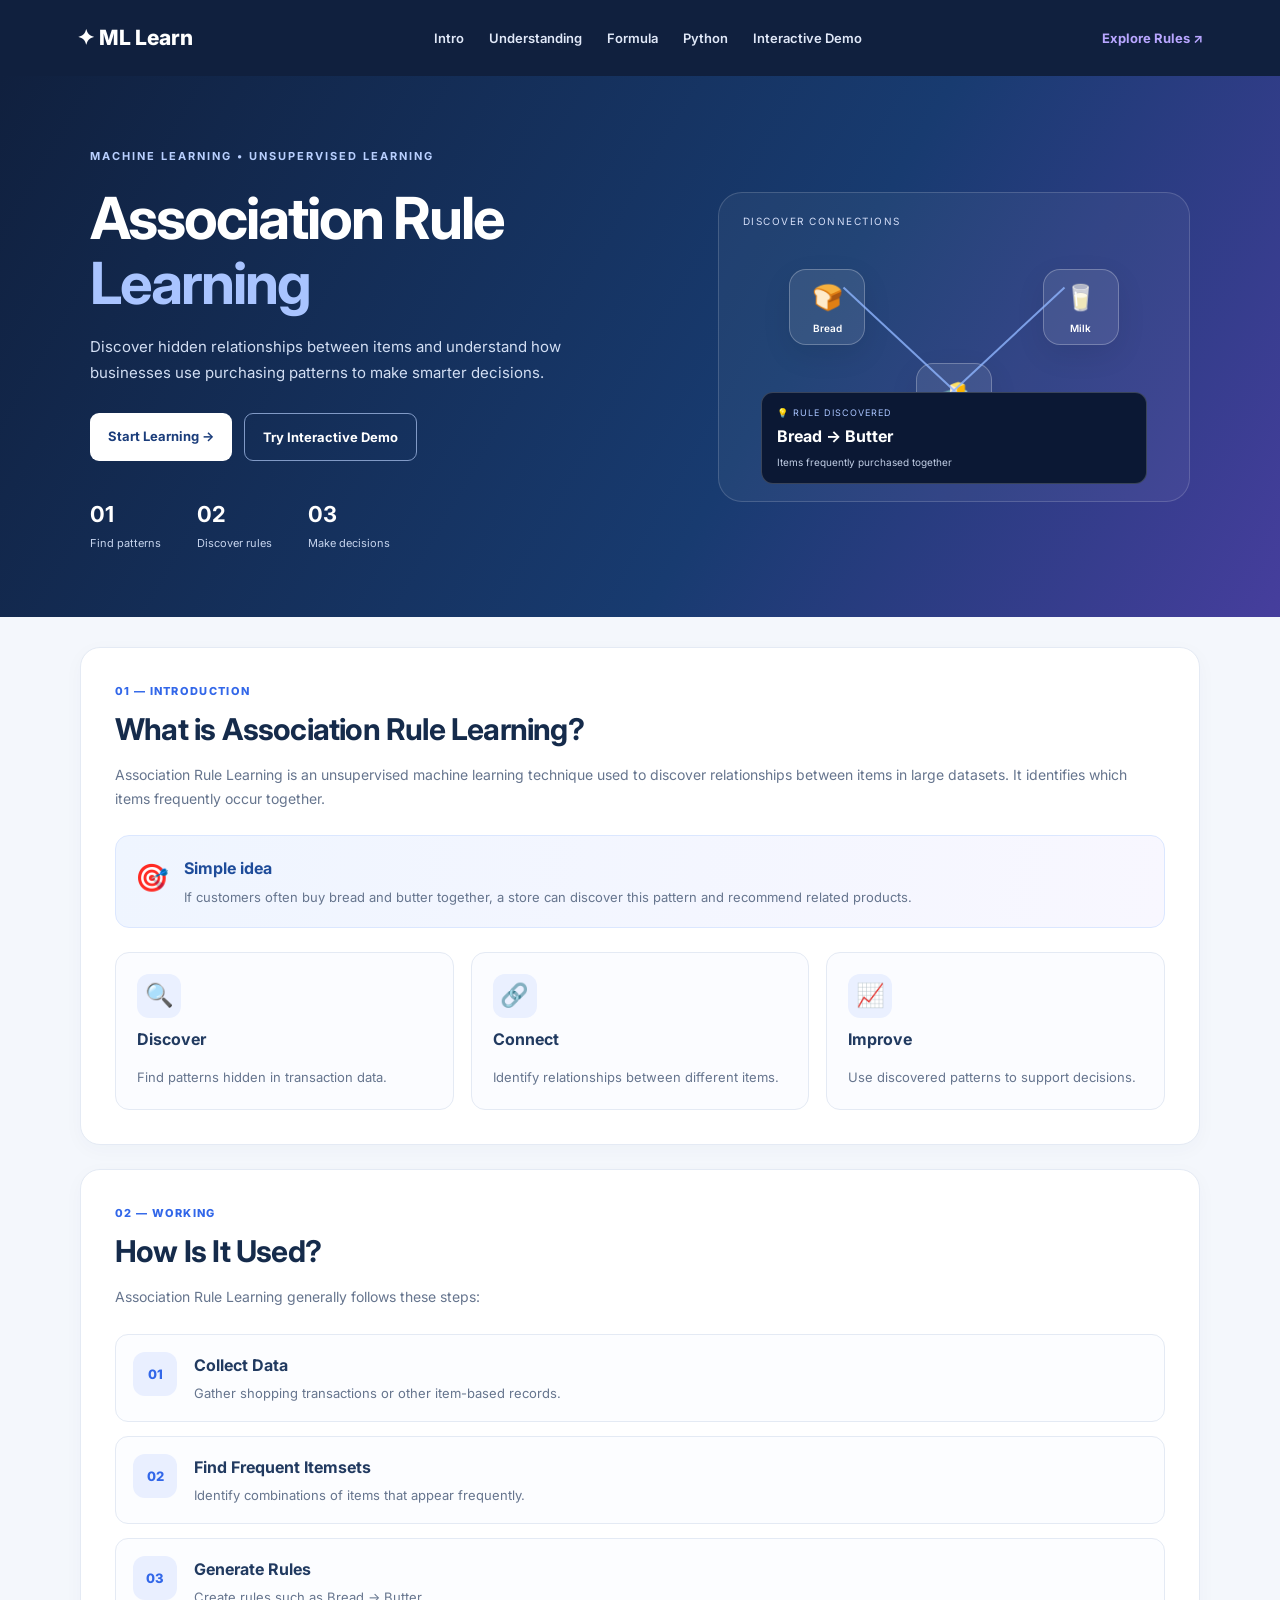
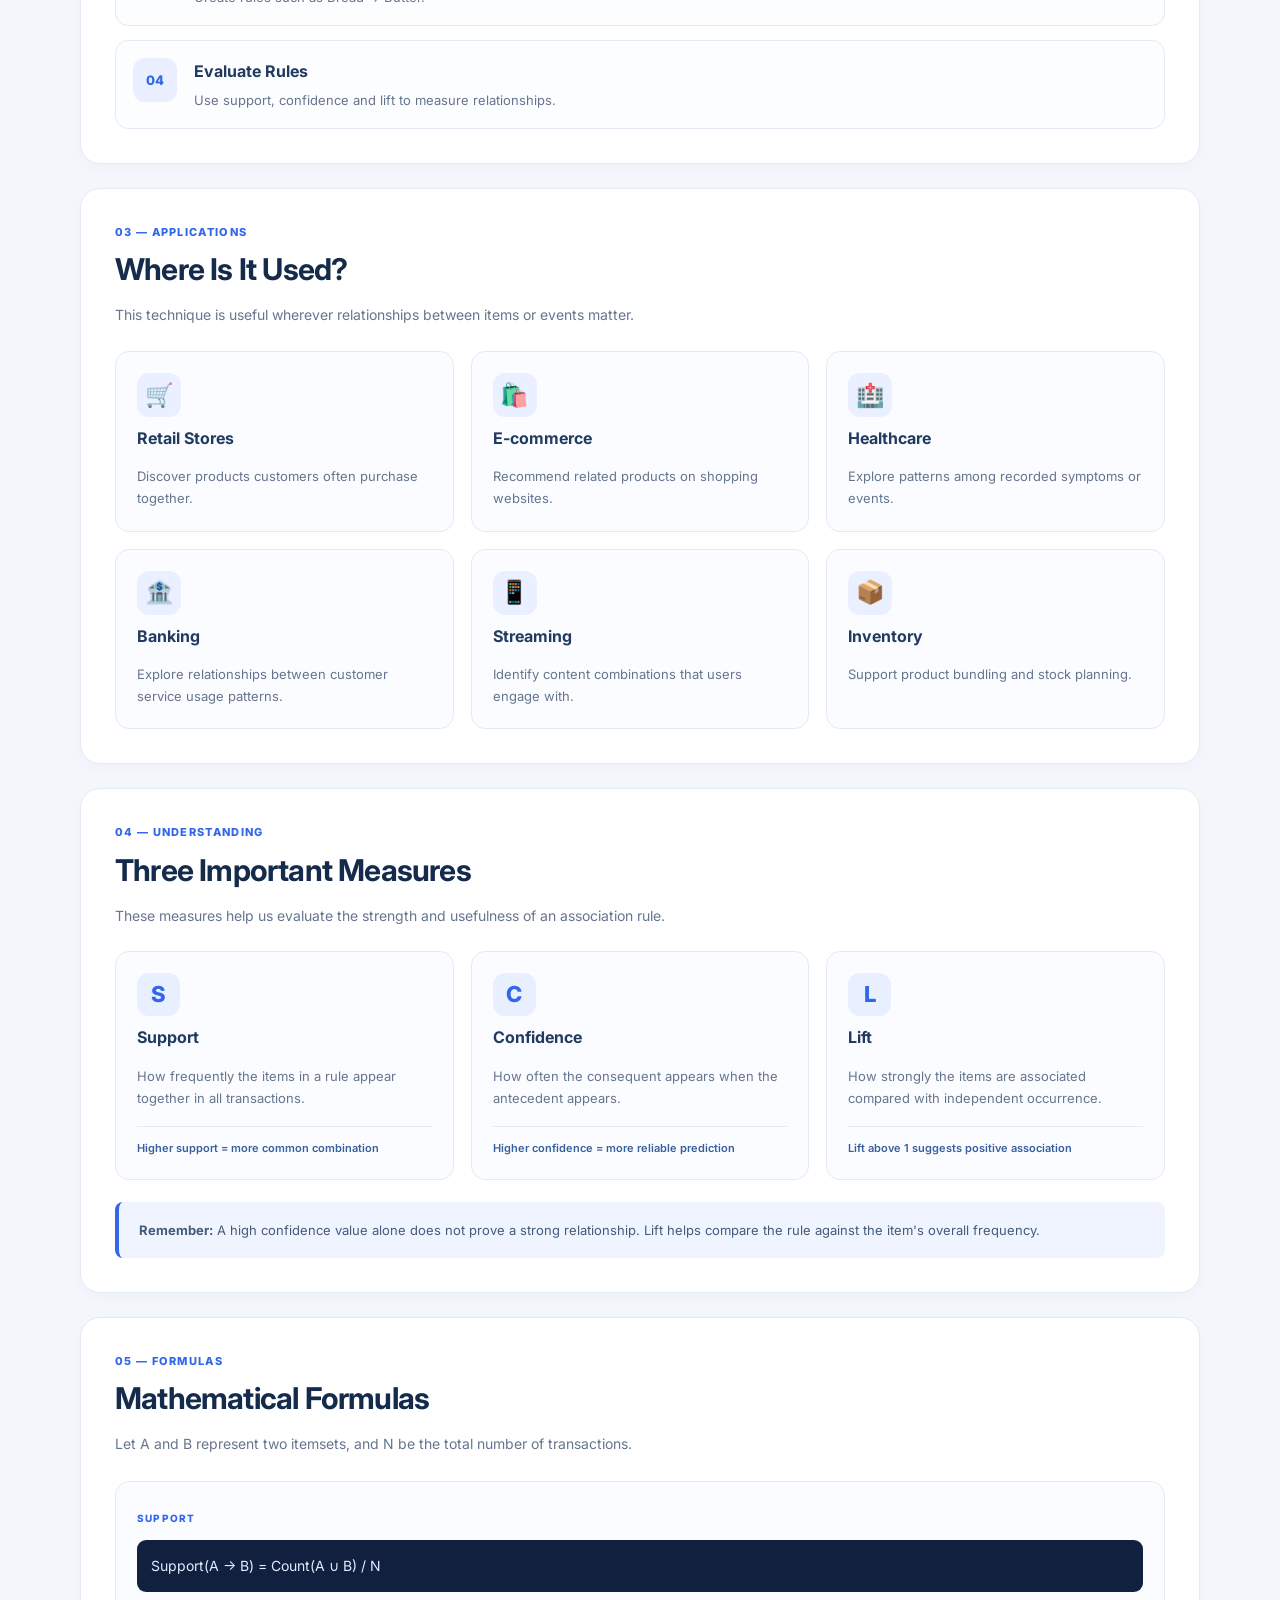
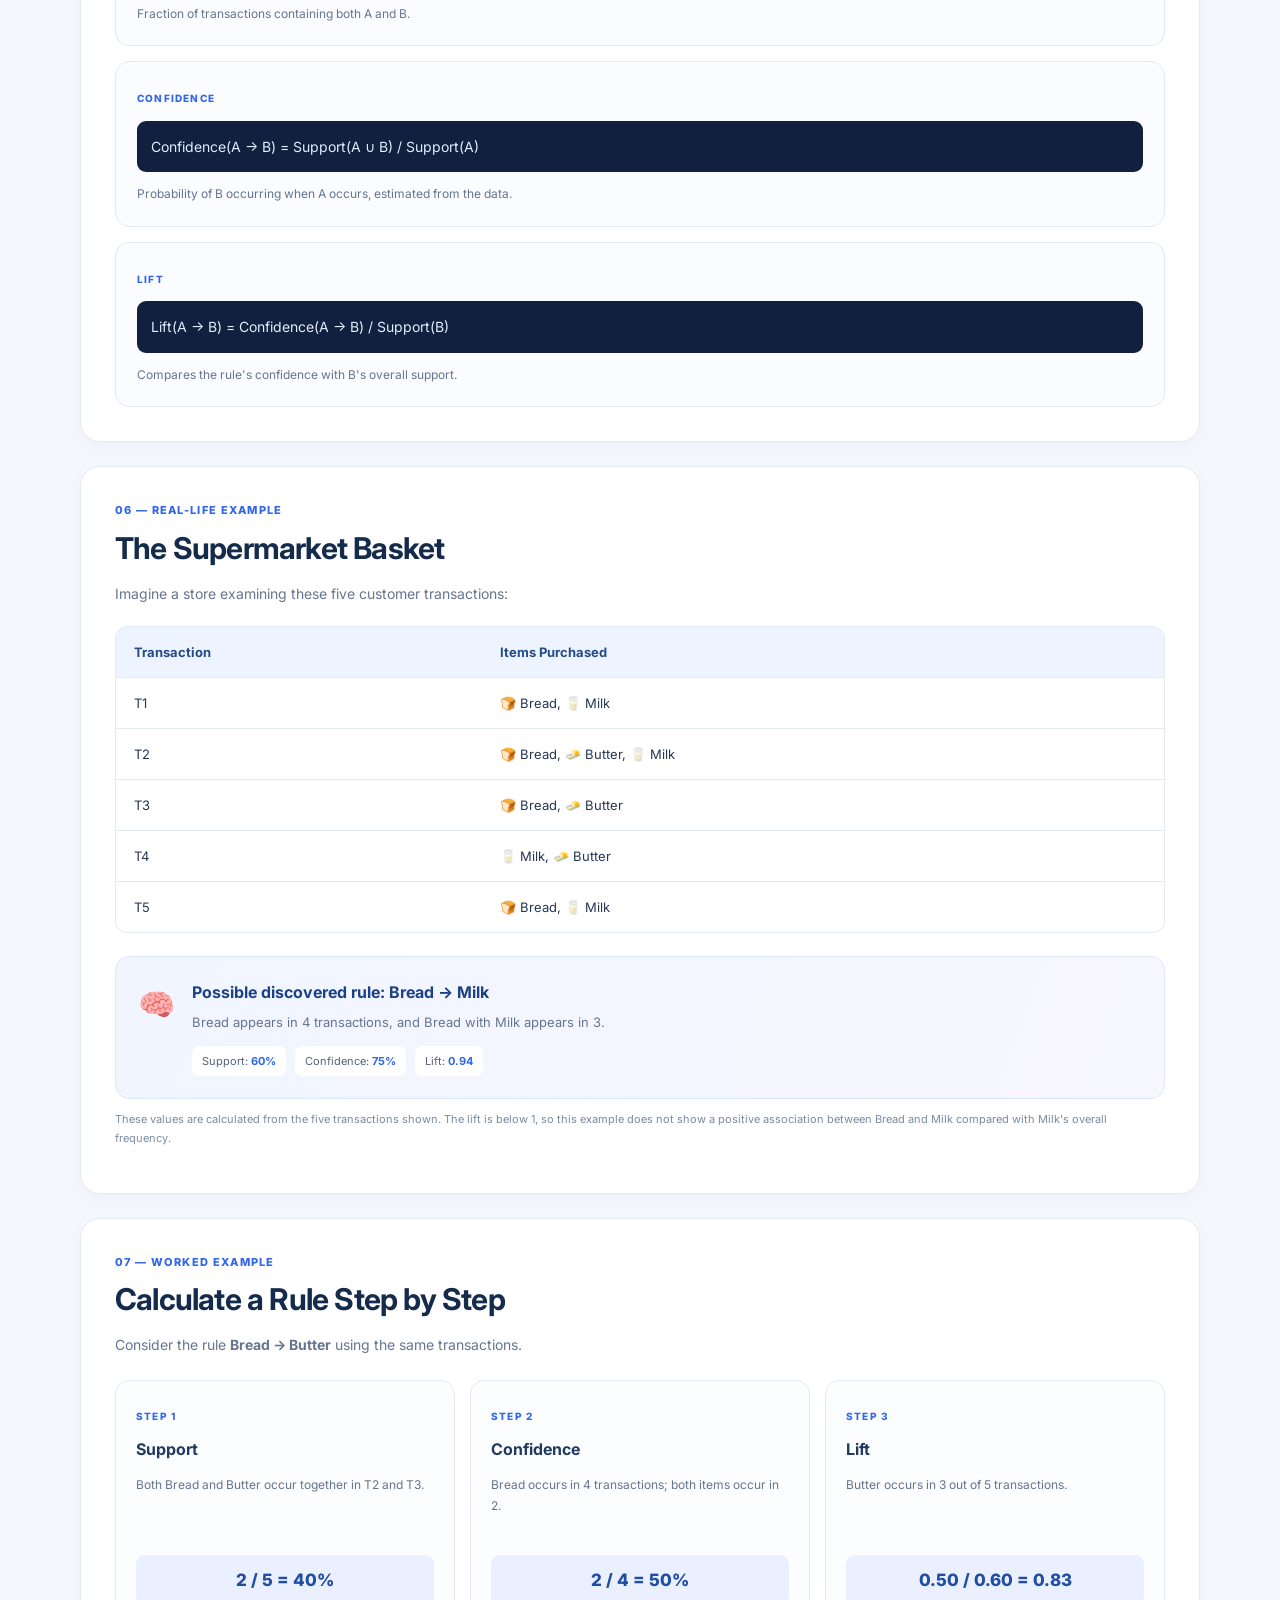
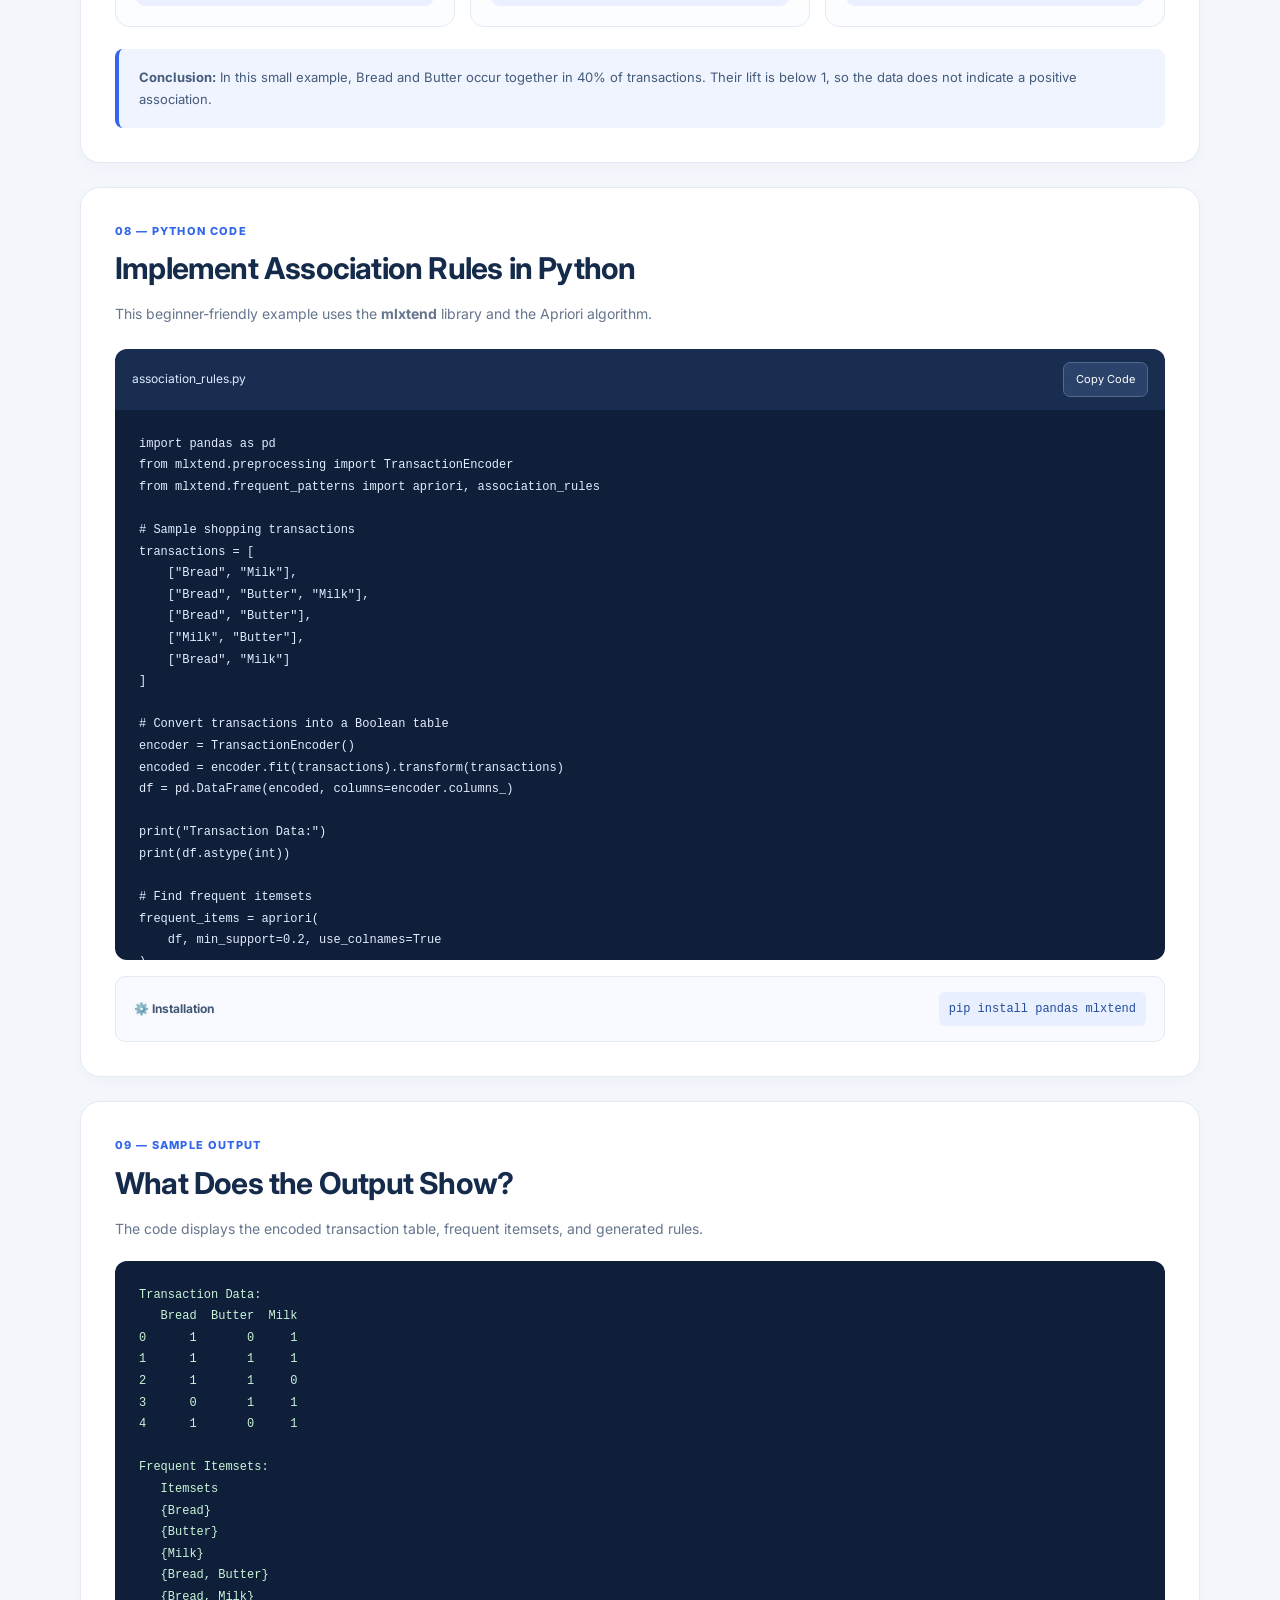
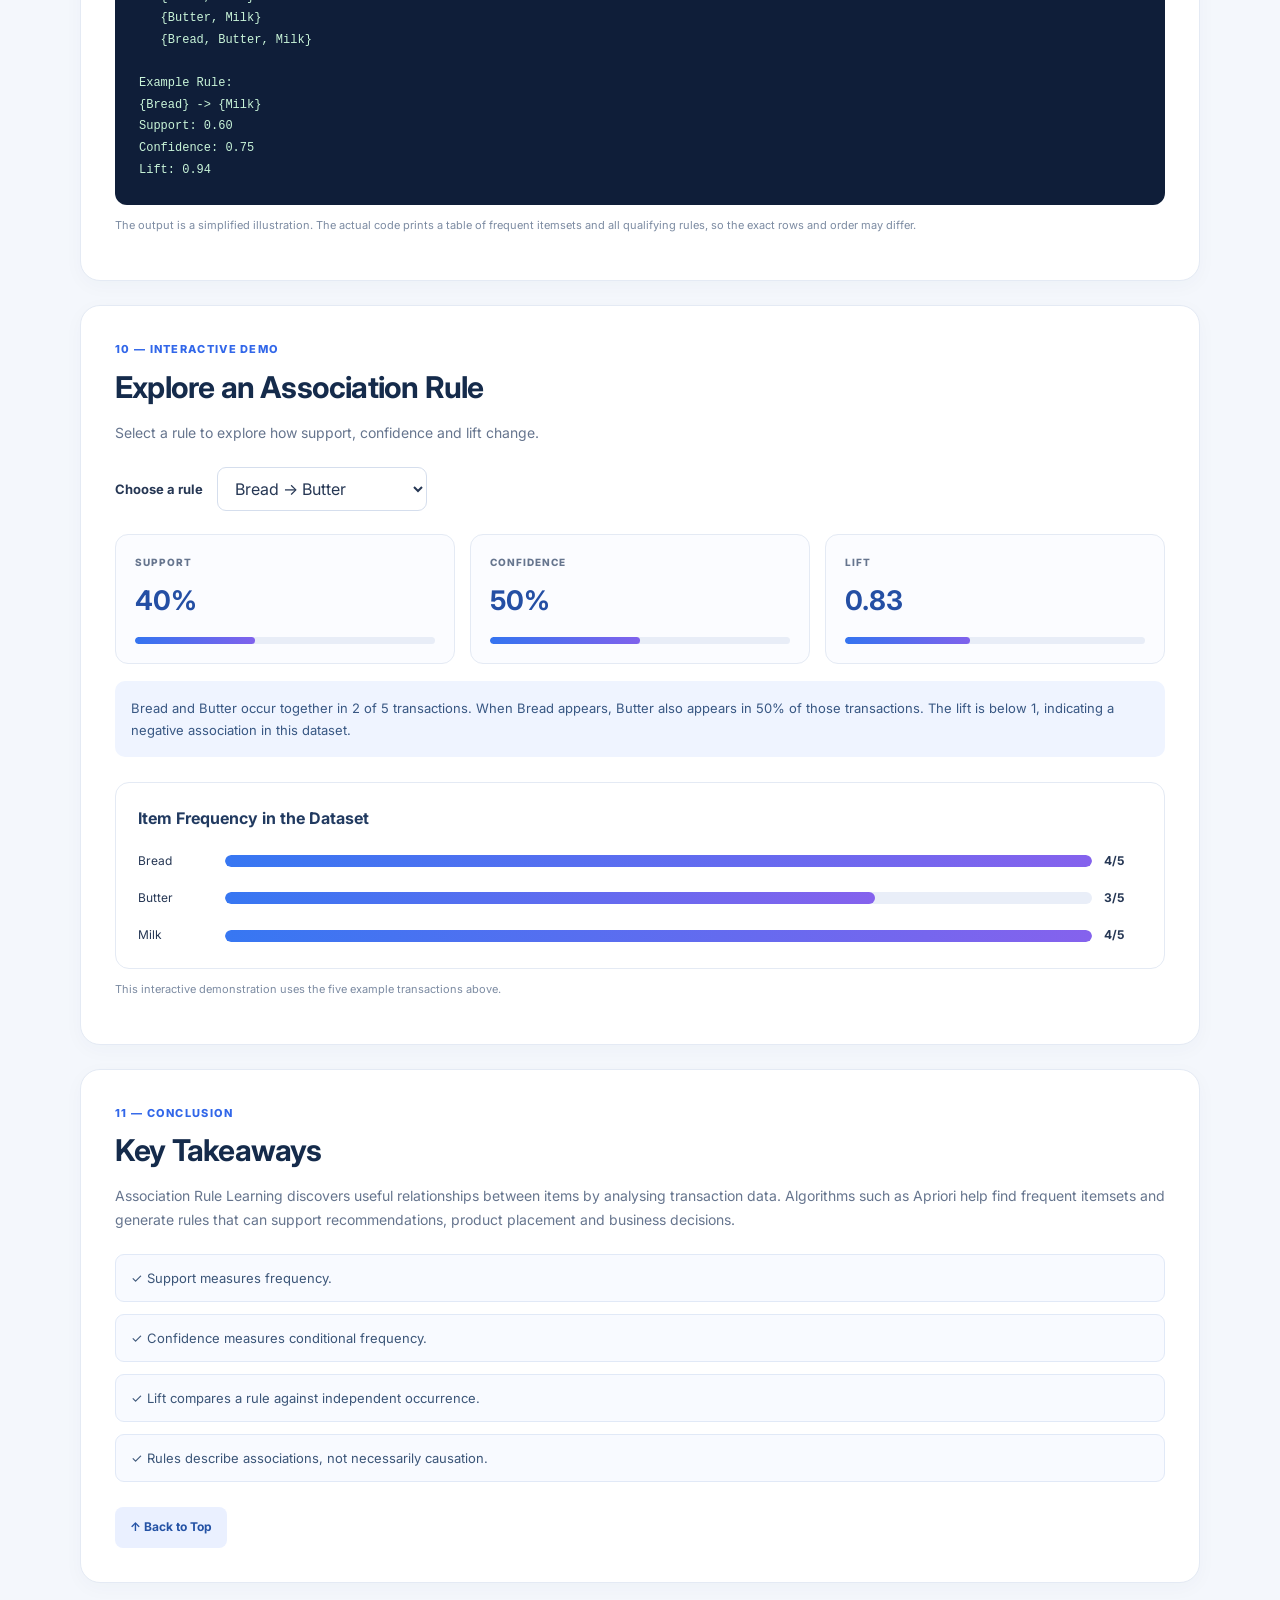
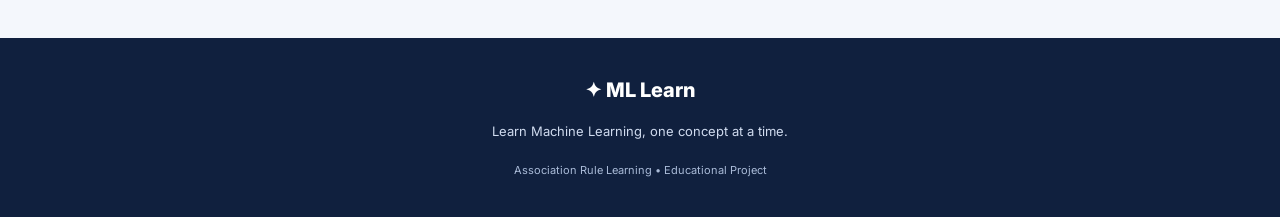
<file: ARL-blog/index.html>
<!DOCTYPE html>
<html lang="en">
<head>
  <meta charset="UTF-8" />
  <meta name="viewport" content="width=device-width, initial-scale=1.0" />
  <title>Association Rule Learning | ML Learn</title>
  <link rel="stylesheet" href="style.css" />
  <script src="script.js" defer></script>
</head>
<body>

<nav class="navbar">
  <a class="brand" href="#home">✦ ML Learn</a>
  <div class="nav-links">
    <a href="#intro">Intro</a>
    <a href="#understanding">Understanding</a>
    <a href="#formula">Formula</a>
    <a href="#python">Python</a>
    <a href="#demo">Interactive Demo</a>
  </div>
  <a class="nav-cta" href="#demo">Explore Rules ↗</a>
</nav>

<header class="hero" id="home">
  <div class="hero-content">
    <span class="eyebrow">MACHINE LEARNING • UNSUPERVISED LEARNING</span>
    <h1>Association Rule<br><span>Learning</span></h1>
    <p>
      Discover hidden relationships between items and understand
      how businesses use purchasing patterns to make smarter decisions.
    </p>
    <div class="hero-buttons">
      <a href="#understanding" class="btn primary">Start Learning →</a>
      <a href="#demo" class="btn secondary">Try Interactive Demo</a>
    </div>
    <div class="hero-stats">
      <div><strong>01</strong><small>Find patterns</small></div>
      <div><strong>02</strong><small>Discover rules</small></div>
      <div><strong>03</strong><small>Make decisions</small></div>
    </div>
  </div>
  <div class="hero-visual">
    <div class="visual-label">DISCOVER CONNECTIONS</div>
    <div class="item-node node-one">🍞<small>Bread</small></div>
    <div class="item-node node-two">🥛<small>Milk</small></div>
    <div class="item-node node-three">🧈<small>Butter</small></div>
    <div class="connector line-one"></div>
    <div class="connector line-two"></div>
    <div class="rule-card">
      <span>💡 RULE DISCOVERED</span>
      <strong>Bread → Butter</strong>
      <small>Items frequently purchased together</small>
    </div>
  </div>
</header>

<main class="container">

  <section class="panel" id="intro">
    <span class="section-label">01 — INTRODUCTION</span>
    <h2>What is Association Rule Learning?</h2>
    <p>
      Association Rule Learning is an unsupervised machine learning
      technique used to discover relationships between items in large datasets.
      It identifies which items frequently occur together.
    </p>
    <div class="highlight">
      <span>🎯</span>
      <div>
        <strong>Simple idea</strong>
        <p>If customers often buy bread and butter together, a store can
        discover this pattern and recommend related products.</p>
      </div>
    </div>
    <div class="three-grid">
      <article class="mini-card">
        <div class="icon">🔍</div>
        <h3>Discover</h3>
        <p>Find patterns hidden in transaction data.</p>
      </article>
      <article class="mini-card">
        <div class="icon">🔗</div>
        <h3>Connect</h3>
        <p>Identify relationships between different items.</p>
      </article>
      <article class="mini-card">
        <div class="icon">📈</div>
        <h3>Improve</h3>
        <p>Use discovered patterns to support decisions.</p>
      </article>
    </div>
  </section>

  <section class="panel" id="how">
    <span class="section-label">02 — WORKING</span>
    <h2>How Is It Used?</h2>
    <p>Association Rule Learning generally follows these steps:</p>
    <div class="steps">
      <article class="step">
        <span class="step-number">01</span>
        <div><h3>Collect Data</h3><p>Gather shopping transactions or other item-based records.</p></div>
      </article>
      <article class="step">
        <span class="step-number">02</span>
        <div><h3>Find Frequent Itemsets</h3><p>Identify combinations of items that appear frequently.</p></div>
      </article>
      <article class="step">
        <span class="step-number">03</span>
        <div><h3>Generate Rules</h3><p>Create rules such as Bread → Butter.</p></div>
      </article>
      <article class="step">
        <span class="step-number">04</span>
        <div><h3>Evaluate Rules</h3><p>Use support, confidence and lift to measure relationships.</p></div>
      </article>
    </div>
  </section>

  <section class="panel" id="where">
    <span class="section-label">03 — APPLICATIONS</span>
    <h2>Where Is It Used?</h2>
    <p>This technique is useful wherever relationships between items or events matter.</p>
    <div class="three-grid">
      <article class="mini-card">
        <div class="icon">🛒</div><h3>Retail Stores</h3>
        <p>Discover products customers often purchase together.</p>
      </article>
      <article class="mini-card">
        <div class="icon">🛍️</div><h3>E-commerce</h3>
        <p>Recommend related products on shopping websites.</p>
      </article>
      <article class="mini-card">
        <div class="icon">🏥</div><h3>Healthcare</h3>
        <p>Explore patterns among recorded symptoms or events.</p>
      </article>
      <article class="mini-card">
        <div class="icon">🏦</div><h3>Banking</h3>
        <p>Explore relationships between customer service usage patterns.</p>
      </article>
      <article class="mini-card">
        <div class="icon">📱</div><h3>Streaming</h3>
        <p>Identify content combinations that users engage with.</p>
      </article>
      <article class="mini-card">
        <div class="icon">📦</div><h3>Inventory</h3>
        <p>Support product bundling and stock planning.</p>
      </article>
    </div>
  </section>

  <section class="panel" id="understanding">
    <span class="section-label">04 — UNDERSTANDING</span>
    <h2>Three Important Measures</h2>
    <p>These measures help us evaluate the strength and usefulness of an association rule.</p>
    <div class="metric-grid">
      <article class="metric-card">
        <span class="metric-symbol">S</span>
        <h3>Support</h3>
        <p>How frequently the items in a rule appear together in all transactions.</p>
        <div class="metric-example">Higher support = more common combination</div>
      </article>
      <article class="metric-card">
        <span class="metric-symbol">C</span>
        <h3>Confidence</h3>
        <p>How often the consequent appears when the antecedent appears.</p>
        <div class="metric-example">Higher confidence = more reliable prediction</div>
      </article>
      <article class="metric-card">
        <span class="metric-symbol">L</span>
        <h3>Lift</h3>
        <p>How strongly the items are associated compared with independent occurrence.</p>
        <div class="metric-example">Lift above 1 suggests positive association</div>
      </article>
    </div>
    <div class="note">
      <strong>Remember:</strong> A high confidence value alone does not prove a
      strong relationship. Lift helps compare the rule against the item's
      overall frequency.
    </div>
  </section>

  <section class="panel" id="formula">
    <span class="section-label">05 — FORMULAS</span>
    <h2>Mathematical Formulas</h2>
    <p>Let A and B represent two itemsets, and N be the total number of transactions.</p>
    <div class="formula-list">
      <div class="formula-card">
        <span>SUPPORT</span>
        <div class="formula">Support(A → B) = Count(A ∪ B) / N</div>
        <p>Fraction of transactions containing both A and B.</p>
      </div>
      <div class="formula-card">
        <span>CONFIDENCE</span>
        <div class="formula">Confidence(A → B) = Support(A ∪ B) / Support(A)</div>
        <p>Probability of B occurring when A occurs, estimated from the data.</p>
      </div>
      <div class="formula-card">
        <span>LIFT</span>
        <div class="formula">Lift(A → B) = Confidence(A → B) / Support(B)</div>
        <p>Compares the rule's confidence with B's overall support.</p>
      </div>
    </div>
  </section>

  <section class="panel" id="real-life">
    <span class="section-label">06 — REAL-LIFE EXAMPLE</span>
    <h2>The Supermarket Basket</h2>
    <p>Imagine a store examining these five customer transactions:</p>
    <div class="table-wrap">
      <table>
        <thead><tr><th>Transaction</th><th>Items Purchased</th></tr></thead>
        <tbody>
          <tr><td>T1</td><td>🍞 Bread, 🥛 Milk</td></tr>
          <tr><td>T2</td><td>🍞 Bread, 🧈 Butter, 🥛 Milk</td></tr>
          <tr><td>T3</td><td>🍞 Bread, 🧈 Butter</td></tr>
          <tr><td>T4</td><td>🥛 Milk, 🧈 Butter</td></tr>
          <tr><td>T5</td><td>🍞 Bread, 🥛 Milk</td></tr>
        </tbody>
      </table>
    </div>
    <div class="result-banner">
      <div class="result-icon">🧠</div>
      <div>
        <strong>Possible discovered rule: Bread → Milk</strong>
        <p>Bread appears in 4 transactions, and Bread with Milk appears in 3.</p>
        <div class="result-stats">
          <span>Support: <b>60%</b></span>
          <span>Confidence: <b>75%</b></span>
          <span>Lift: <b>0.94</b></span>
        </div>
      </div>
    </div>
    <p class="small-note">
      These values are calculated from the five transactions shown.
      The lift is below 1, so this example does not show a positive association
      between Bread and Milk compared with Milk's overall frequency.
    </p>
  </section>

  <section class="panel" id="example">
    <span class="section-label">07 — WORKED EXAMPLE</span>
    <h2>Calculate a Rule Step by Step</h2>
    <p>Consider the rule <b>Bread → Butter</b> using the same transactions.</p>
    <div class="calculation-grid">
      <div class="calc-card">
        <span>STEP 1</span><h3>Support</h3>
        <p>Both Bread and Butter occur together in T2 and T3.</p>
        <div class="calc-value">2 / 5 = 40%</div>
      </div>
      <div class="calc-card">
        <span>STEP 2</span><h3>Confidence</h3>
        <p>Bread occurs in 4 transactions; both items occur in 2.</p>
        <div class="calc-value">2 / 4 = 50%</div>
      </div>
      <div class="calc-card">
        <span>STEP 3</span><h3>Lift</h3>
        <p>Butter occurs in 3 out of 5 transactions.</p>
        <div class="calc-value">0.50 / 0.60 = 0.83</div>
      </div>
    </div>
    <div class="note">
      <strong>Conclusion:</strong> In this small example, Bread and Butter
      occur together in 40% of transactions. Their lift is below 1, so the
      data does not indicate a positive association.
    </div>
  </section>

  <section class="panel" id="python">
    <span class="section-label">08 — PYTHON CODE</span>
    <h2>Implement Association Rules in Python</h2>
    <p>This beginner-friendly example uses the <b>mlxtend</b> library and the Apriori algorithm.</p>
    <div class="code-toolbar">
      <span>association_rules.py</span>
      <button id="copyCode" class="copy-btn">Copy Code</button>
    </div>
    <pre><code id="pythonCode">import pandas as pd
from mlxtend.preprocessing import TransactionEncoder
from mlxtend.frequent_patterns import apriori, association_rules

# Sample shopping transactions
transactions = [
    ["Bread", "Milk"],
    ["Bread", "Butter", "Milk"],
    ["Bread", "Butter"],
    ["Milk", "Butter"],
    ["Bread", "Milk"]
]

# Convert transactions into a Boolean table
encoder = TransactionEncoder()
encoded = encoder.fit(transactions).transform(transactions)
df = pd.DataFrame(encoded, columns=encoder.columns_)

print("Transaction Data:")
print(df.astype(int))

# Find frequent itemsets
frequent_items = apriori(
    df, min_support=0.2, use_colnames=True
)

print("\\nFrequent Itemsets:")
print(frequent_items)

# Generate association rules
rules = association_rules(
    frequent_items, metric="confidence", min_threshold=0.5
)

print("\\nAssociation Rules:")
print(rules[["antecedents", "consequents",
             "support", "confidence", "lift"]].round(2))</code></pre>
    <div class="install-box">
      <span>⚙️ Installation</span>
      <code>pip install pandas mlxtend</code>
    </div>
  </section>

  <section class="panel" id="output">
    <span class="section-label">09 — SAMPLE OUTPUT</span>
    <h2>What Does the Output Show?</h2>
    <p>The code displays the encoded transaction table, frequent itemsets, and generated rules.</p>
    <pre class="output"><code>Transaction Data:
   Bread  Butter  Milk
0      1       0     1
1      1       1     1
2      1       1     0
3      0       1     1
4      1       0     1

Frequent Itemsets:
   Itemsets
   {Bread}
   {Butter}
   {Milk}
   {Bread, Butter}
   {Bread, Milk}
   {Butter, Milk}
   {Bread, Butter, Milk}

Example Rule:
{Bread} -> {Milk}
Support: 0.60
Confidence: 0.75
Lift: 0.94</code></pre>
    <p class="small-note">
      The output is a simplified illustration. The actual code prints a table
      of frequent itemsets and all qualifying rules, so the exact rows and order
      may differ.
    </p>
  </section>

  <section class="panel" id="demo">
    <span class="section-label">10 — INTERACTIVE DEMO</span>
    <h2>Explore an Association Rule</h2>
    <p>Select a rule to explore how support, confidence and lift change.</p>
    <div class="demo-controls">
      <label for="ruleSelect">Choose a rule</label>
      <select id="ruleSelect">
        <option value="breadButter">Bread → Butter</option>
        <option value="breadMilk">Bread → Milk</option>
        <option value="milkBread">Milk → Bread</option>
      </select>
    </div>
    <div class="demo-grid">
      <div class="demo-metric">
        <span>SUPPORT</span><strong id="supportValue">40%</strong>
        <div class="progress"><div id="supportBar"></div></div>
      </div>
      <div class="demo-metric">
        <span>CONFIDENCE</span><strong id="confidenceValue">50%</strong>
        <div class="progress"><div id="confidenceBar"></div></div>
      </div>
      <div class="demo-metric">
        <span>LIFT</span><strong id="liftValue">0.83</strong>
        <div class="progress"><div id="liftBar"></div></div>
      </div>
    </div>
    <div class="demo-explanation" id="ruleExplanation">
      Bread and Butter occur together in 2 of 5 transactions.
    </div>
    <div class="chart-box">
      <h3>Item Frequency in the Dataset</h3>
      <div id="frequencyChart" class="bar-chart"></div>
    </div>
    <p class="small-note">This interactive demonstration uses the five example transactions above.</p>
  </section>

  <section class="panel" id="conclusion">
    <span class="section-label">11 — CONCLUSION</span>
    <h2>Key Takeaways</h2>
    <p>
      Association Rule Learning discovers useful relationships between items
      by analysing transaction data. Algorithms such as Apriori help find
      frequent itemsets and generate rules that can support recommendations,
      product placement and business decisions.
    </p>
    <div class="takeaways">
      <div>✓ Support measures frequency.</div>
      <div>✓ Confidence measures conditional frequency.</div>
      <div>✓ Lift compares a rule against independent occurrence.</div>
      <div>✓ Rules describe associations, not necessarily causation.</div>
    </div>
    <a class="back-top" href="#home">↑ Back to Top</a>
  </section>

</main>

<footer>
  <div class="brand">✦ ML Learn</div>
  <p>Learn Machine Learning, one concept at a time.</p>
  <small>Association Rule Learning • Educational Project</small>
</footer>

</body>
</html>
</file>
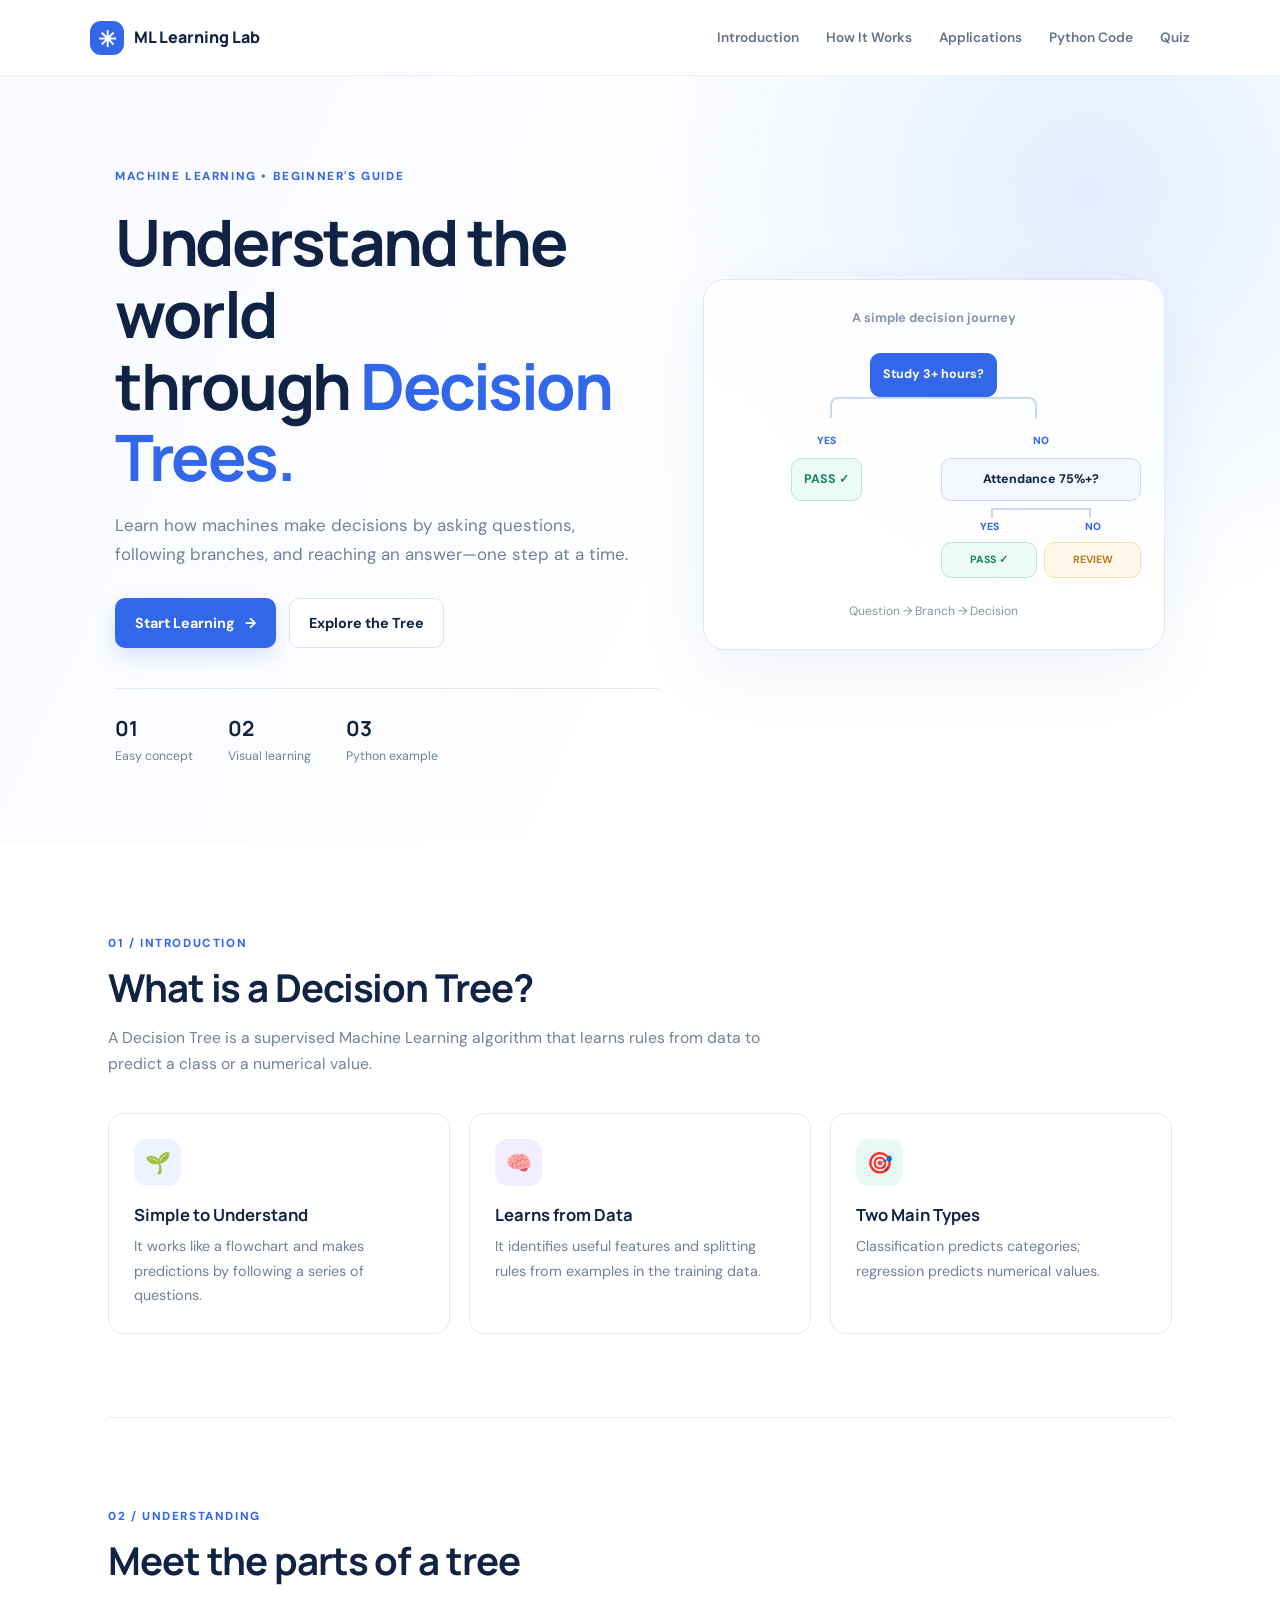
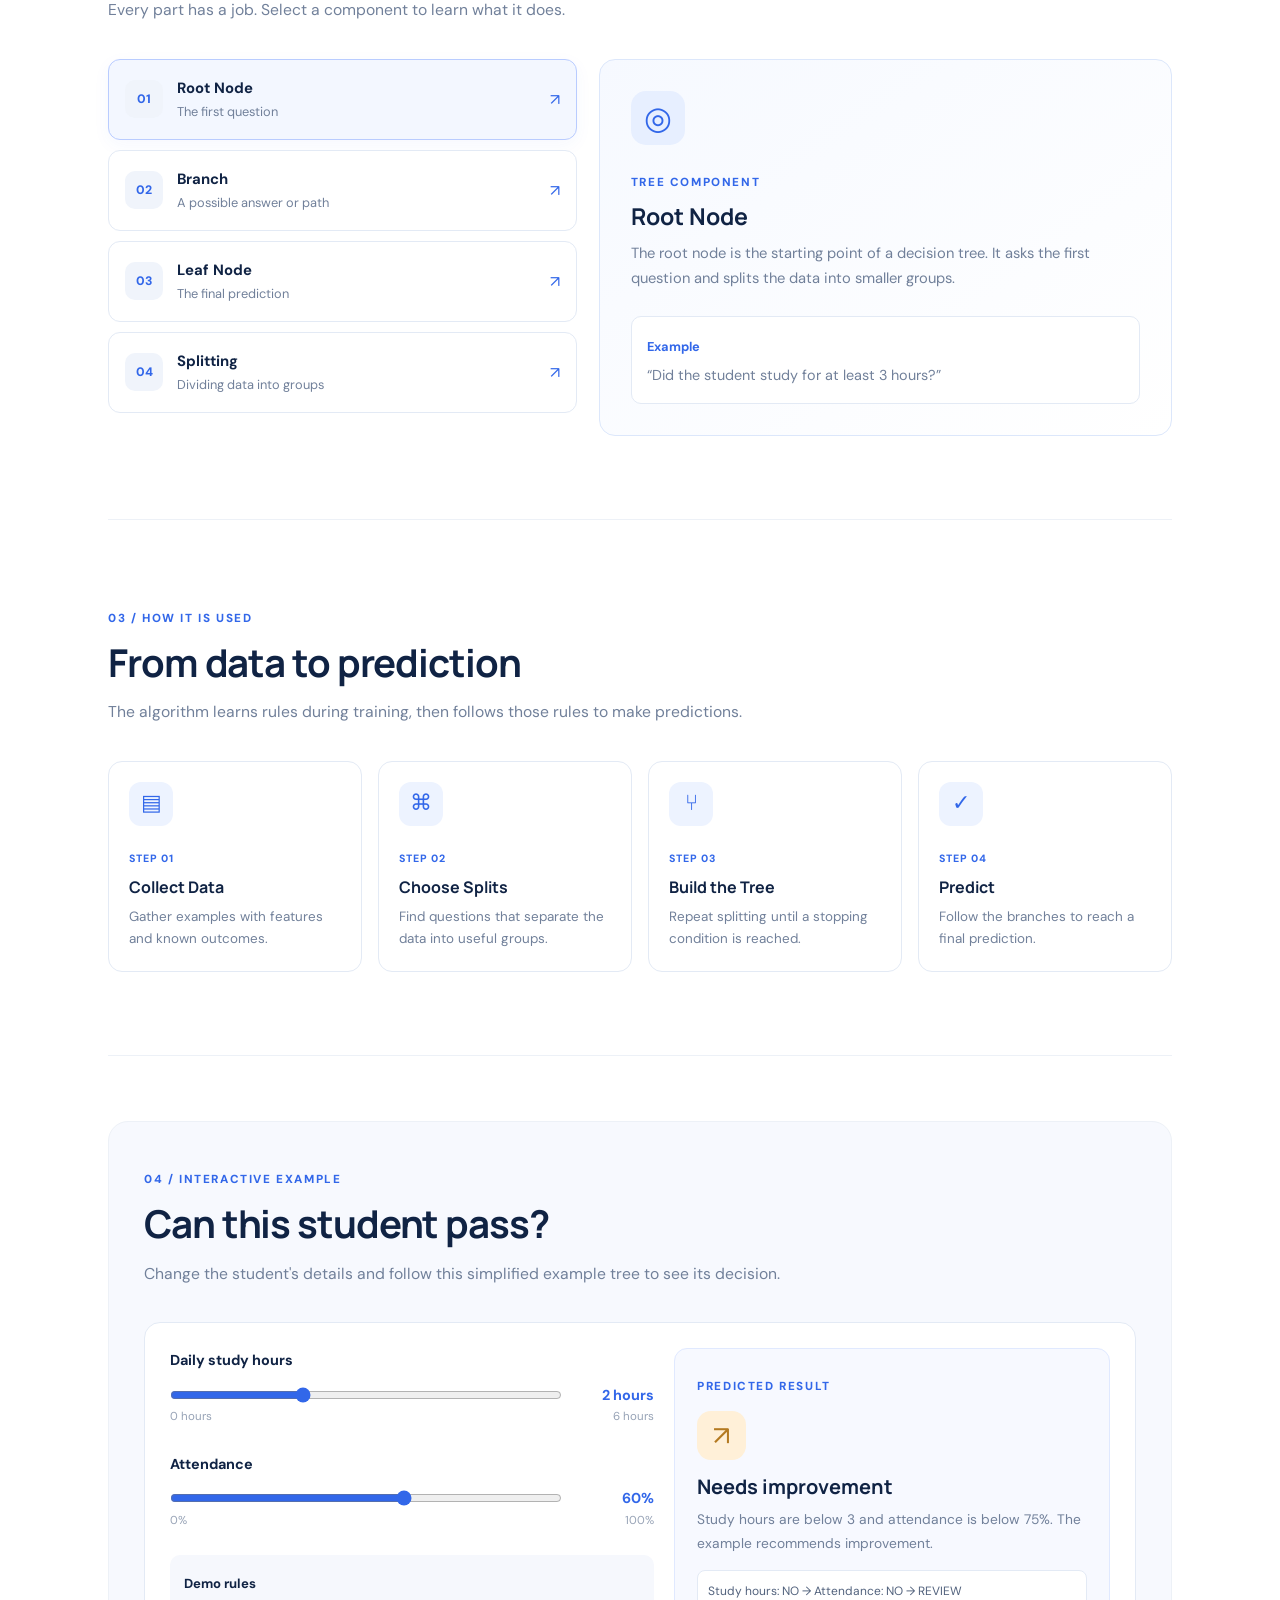
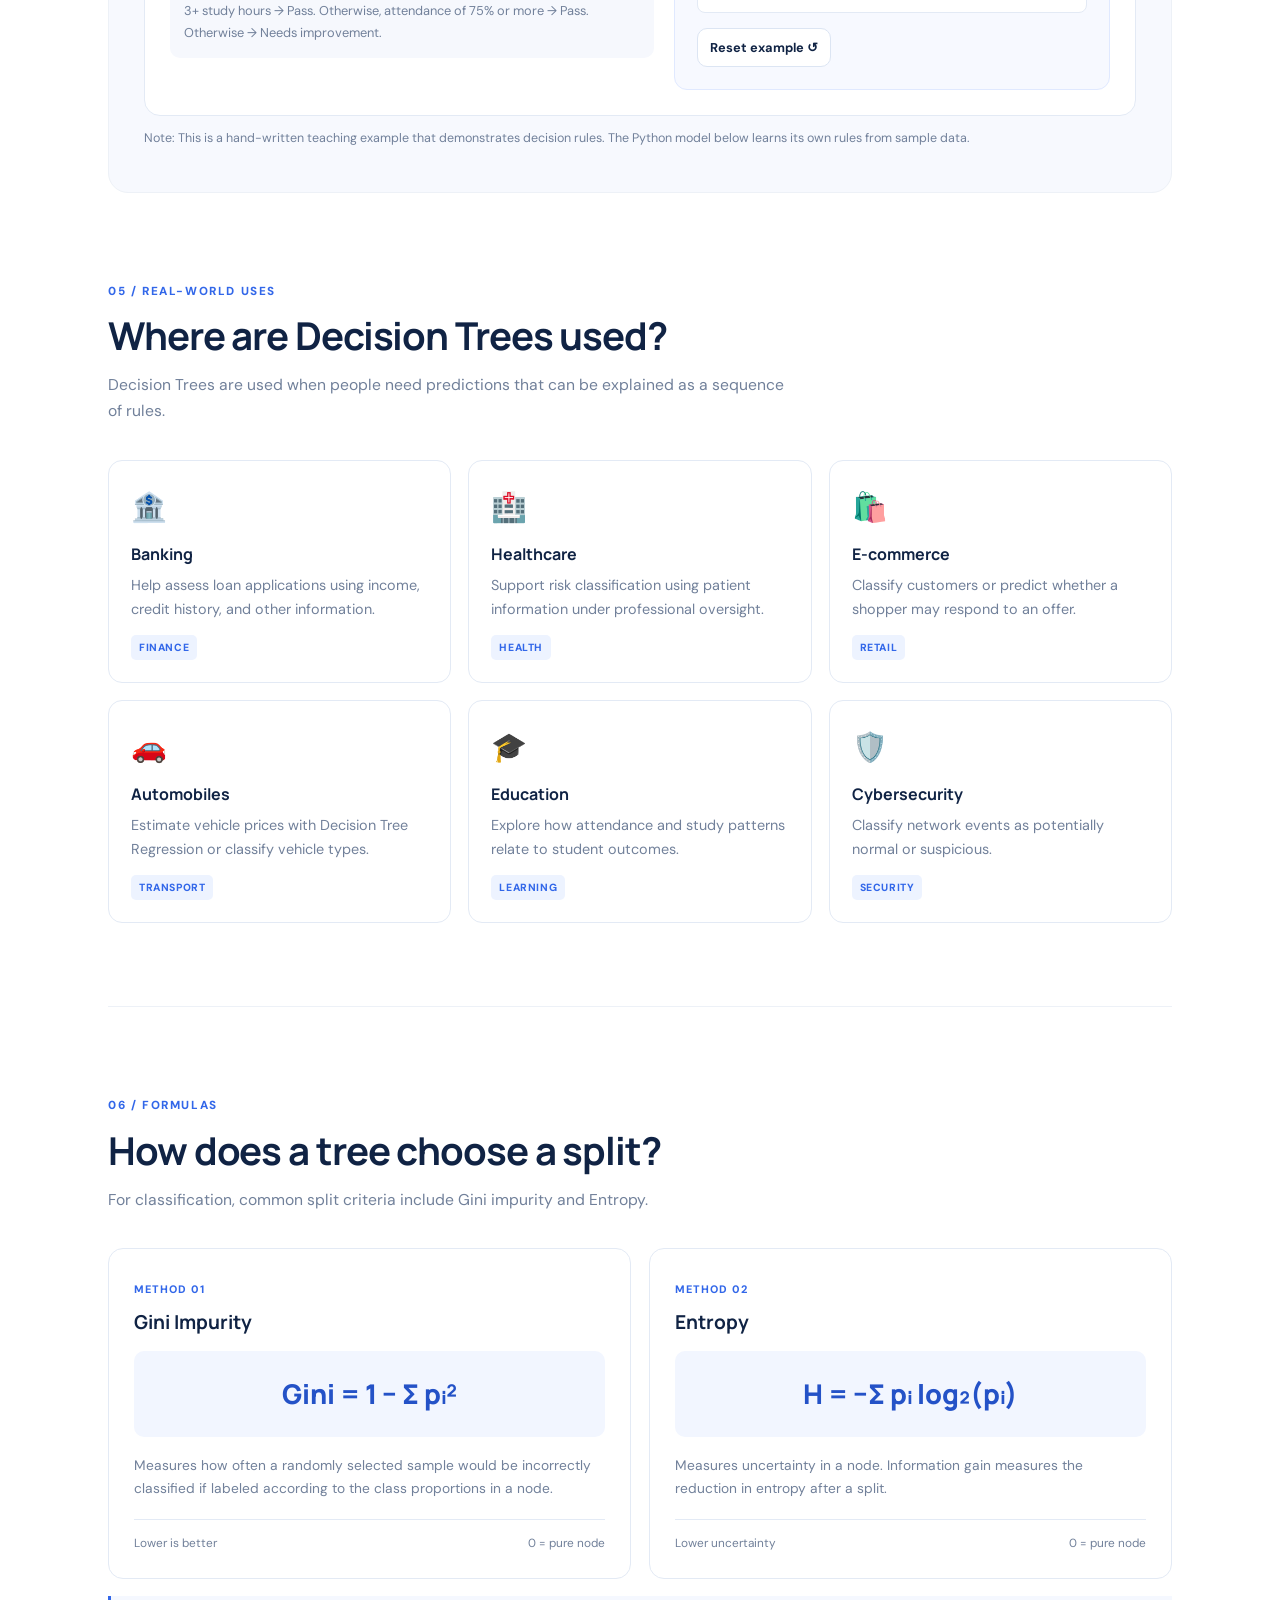
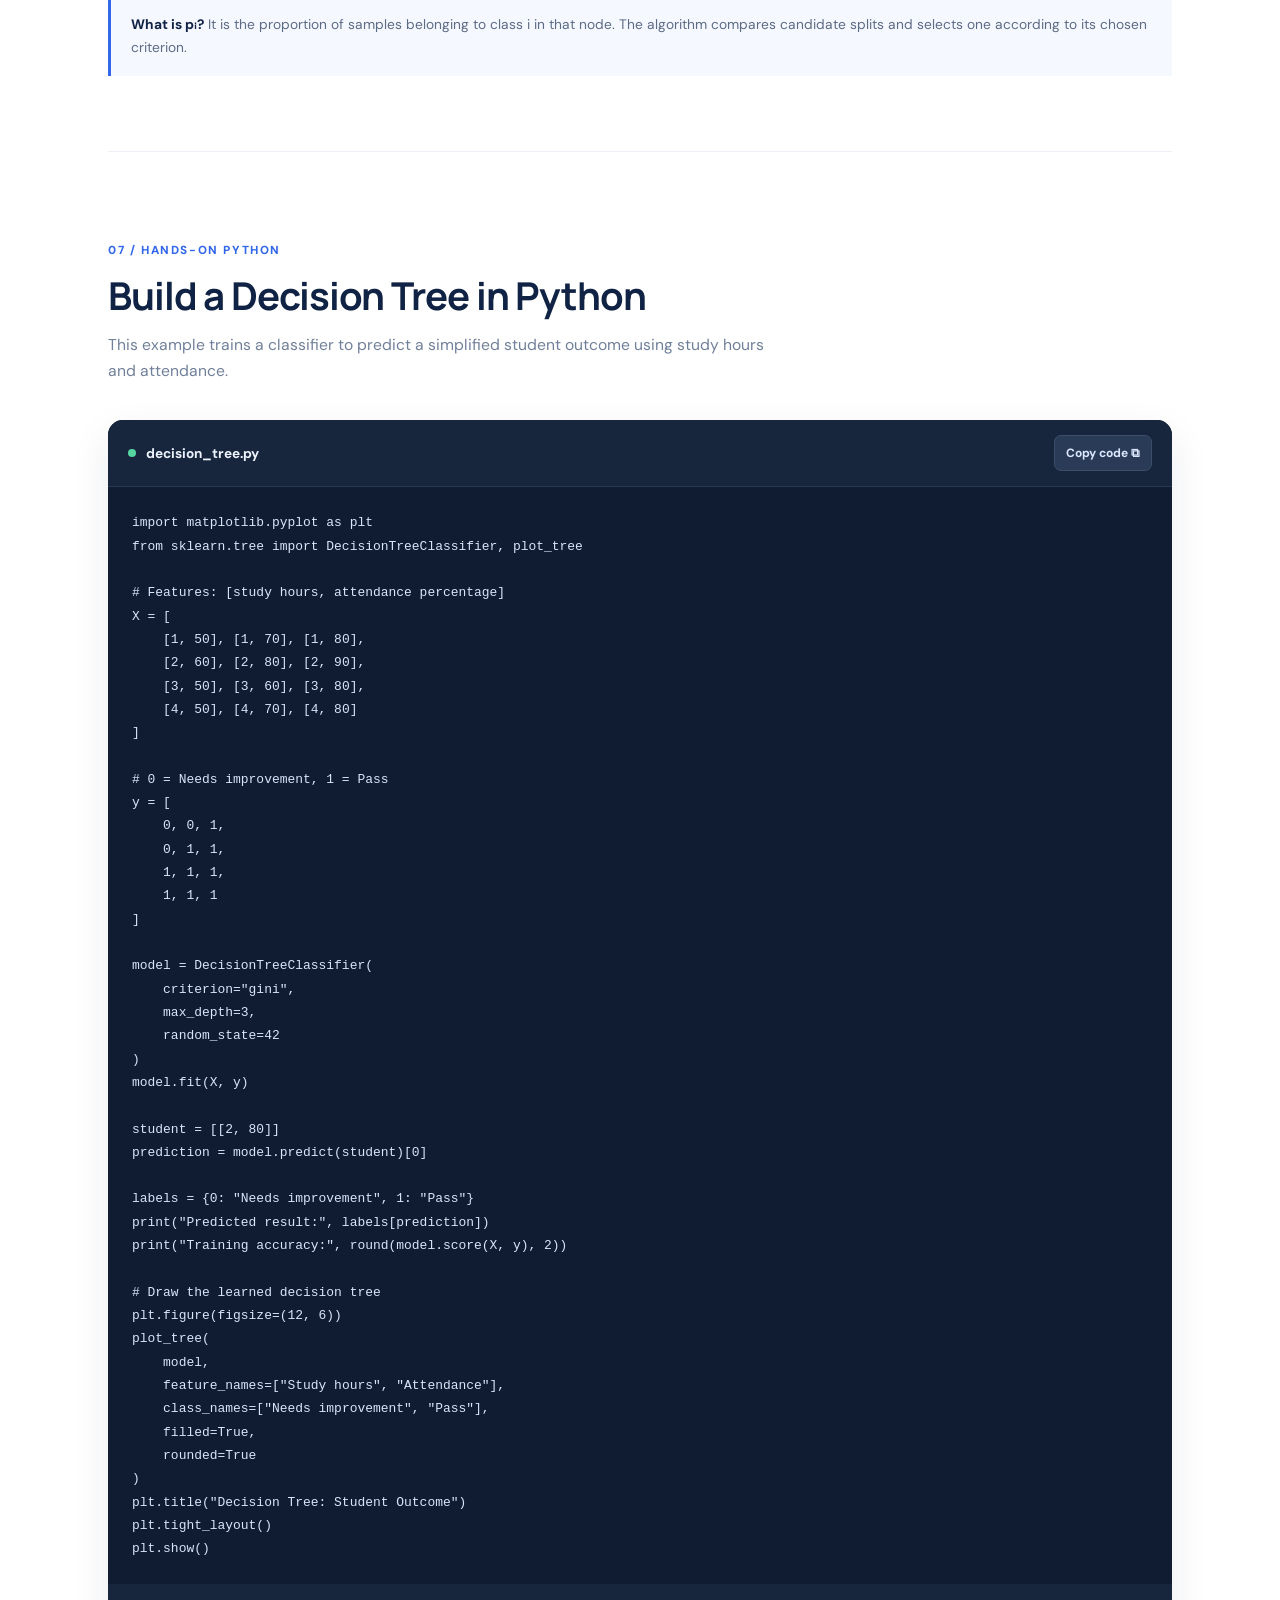
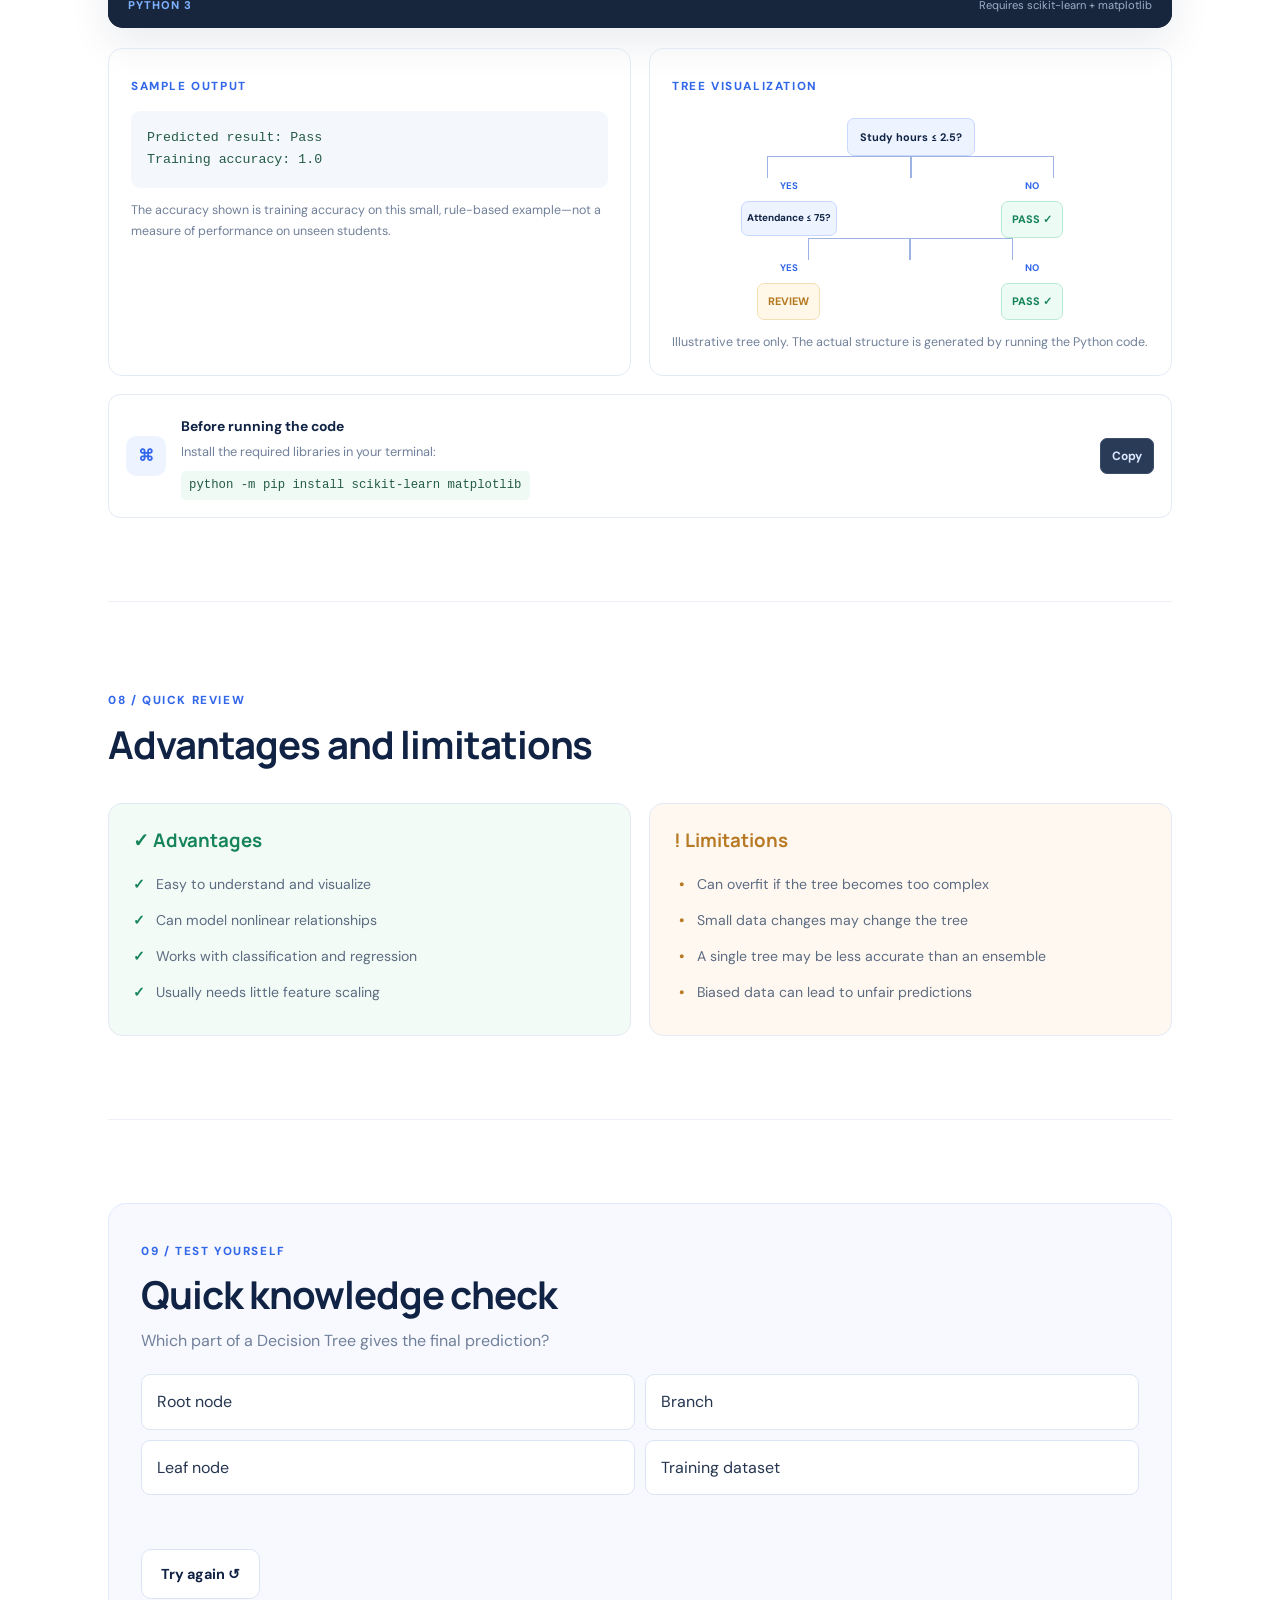
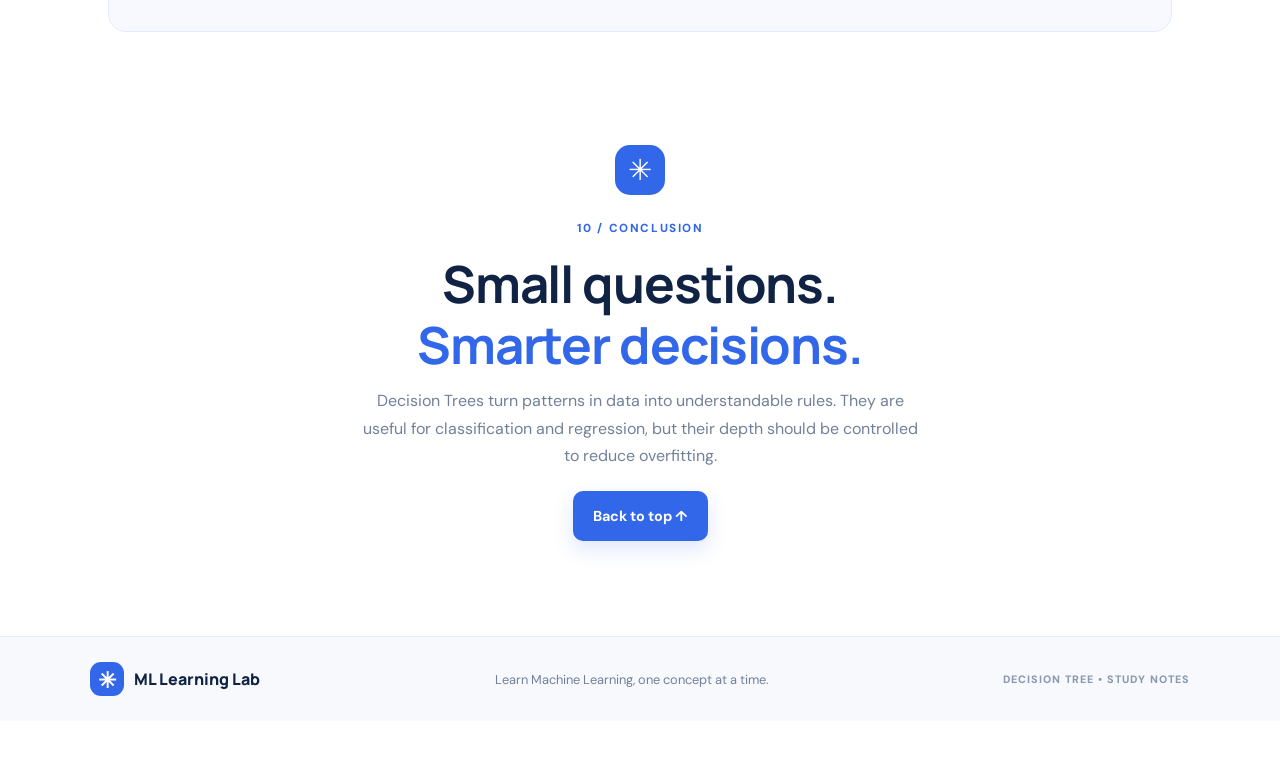
<file: decision-tree-blog/index.html>
<!DOCTYPE html>
<html lang="en">
<head>
  <meta charset="UTF-8" />
  <meta name="viewport" content="width=device-width, initial-scale=1.0" />
  <meta name="description" content="A beginner-friendly interactive guide to Decision Tree Machine Learning." />
  <title>Decision Tree | ML Learning Lab</title>
  <link rel="stylesheet" href="style.css" />
</head>
<body>
  <header class="navbar">
    <a href="#home" class="brand"><span class="brand-icon">✳</span> ML Learning Lab</a>
    <button class="menu-toggle" id="menuToggle" aria-label="Toggle navigation">☰</button>
    <nav id="navLinks">
      <a href="#intro">Introduction</a>
      <a href="#understanding">How It Works</a>
      <a href="#applications">Applications</a>
      <a href="#python">Python Code</a>
      <a href="#quiz">Quiz</a>
    </nav>
  </header>

  <main>
    <section class="hero" id="home">
      <div class="hero-content">
        <span class="eyebrow">MACHINE LEARNING • BEGINNER'S GUIDE</span>
        <h1>Understand the world<br />through <span>Decision Trees.</span></h1>
        <p>
          Learn how machines make decisions by asking questions, following
          branches, and reaching an answer—one step at a time.
        </p>
        <div class="hero-actions">
          <a href="#intro" class="btn primary">Start Learning <span>→</span></a>
          <a href="#tree-demo" class="btn secondary">Explore the Tree</a>
        </div>
        <div class="hero-stats">
          <div><strong>01</strong><span>Easy concept</span></div>
          <div><strong>02</strong><span>Visual learning</span></div>
          <div><strong>03</strong><span>Python example</span></div>
        </div>
      </div>
      <div class="hero-visual">
        <div class="visual-label">A simple decision journey</div>
        <div class="tree-illustration">
          <div class="tree-node root">Study 3+ hours?</div>
          <div class="tree-branches">
            <div class="tree-path">
              <span class="branch-label">YES</span>
              <div class="tree-node yes-node">PASS ✓</div>
            </div>
            <div class="tree-path">
              <span class="branch-label">NO</span>
              <div class="tree-node question-node">Attendance 75%+?</div>
              <div class="sub-branches">
                <div><span>YES</span><div class="tree-node yes-node">PASS ✓</div></div>
                <div><span>NO</span><div class="tree-node no-node">REVIEW</div></div>
              </div>
            </div>
          </div>
        </div>
        <p class="visual-caption">Question → Branch → Decision</p>
      </div>
    </section>

    <div class="page-wrap">
      <section class="intro-section section" id="intro">
        <div class="section-heading">
          <span class="eyebrow">01 / INTRODUCTION</span>
          <h2>What is a Decision Tree?</h2>
          <p>A Decision Tree is a supervised Machine Learning algorithm that learns rules from data to predict a class or a numerical value.</p>
        </div>
        <div class="feature-grid">
          <article class="feature-card">
            <div class="feature-icon blue">🌱</div>
            <h3>Simple to Understand</h3>
            <p>It works like a flowchart and makes predictions by following a series of questions.</p>
          </article>
          <article class="feature-card">
            <div class="feature-icon purple">🧠</div>
            <h3>Learns from Data</h3>
            <p>It identifies useful features and splitting rules from examples in the training data.</p>
          </article>
          <article class="feature-card">
            <div class="feature-icon green">🎯</div>
            <h3>Two Main Types</h3>
            <p>Classification predicts categories; regression predicts numerical values.</p>
          </article>
        </div>
      </section>

      <section class="section" id="understanding">
        <div class="section-heading">
          <span class="eyebrow">02 / UNDERSTANDING</span>
          <h2>Meet the parts of a tree</h2>
          <p>Every part has a job. Select a component to learn what it does.</p>
        </div>
        <div class="parts-layout">
          <div class="parts-list">
            <button class="part-button active" data-part="root">
              <span class="part-number">01</span><span><strong>Root Node</strong><small>The first question</small></span><span>↗</span>
            </button>
            <button class="part-button" data-part="branch">
              <span class="part-number">02</span><span><strong>Branch</strong><small>A possible answer or path</small></span><span>↗</span>
            </button>
            <button class="part-button" data-part="leaf">
              <span class="part-number">03</span><span><strong>Leaf Node</strong><small>The final prediction</small></span><span>↗</span>
            </button>
            <button class="part-button" data-part="split">
              <span class="part-number">04</span><span><strong>Splitting</strong><small>Dividing data into groups</small></span><span>↗</span>
            </button>
          </div>
          <div class="part-detail" aria-live="polite">
            <div class="detail-symbol" id="partSymbol">◎</div>
            <span class="eyebrow">TREE COMPONENT</span>
            <h3 id="partTitle">Root Node</h3>
            <p id="partDescription">The root node is the starting point of a decision tree. It asks the first question and splits the data into smaller groups.</p>
            <div class="detail-example"><strong>Example</strong><p id="partExample">“Did the student study for at least 3 hours?”</p></div>
          </div>
        </div>
      </section>

      <section class="section" id="how">
        <div class="section-heading">
          <span class="eyebrow">03 / HOW IT IS USED</span>
          <h2>From data to prediction</h2>
          <p>The algorithm learns rules during training, then follows those rules to make predictions.</p>
        </div>
        <div class="steps">
          <div class="step"><span class="step-icon">▤</span><span class="step-count">STEP 01</span><h3>Collect Data</h3><p>Gather examples with features and known outcomes.</p></div>
          <div class="step"><span class="step-icon">⌘</span><span class="step-count">STEP 02</span><h3>Choose Splits</h3><p>Find questions that separate the data into useful groups.</p></div>
          <div class="step"><span class="step-icon">⑂</span><span class="step-count">STEP 03</span><h3>Build the Tree</h3><p>Repeat splitting until a stopping condition is reached.</p></div>
          <div class="step"><span class="step-icon">✓</span><span class="step-count">STEP 04</span><h3>Predict</h3><p>Follow the branches to reach a final prediction.</p></div>
        </div>
      </section>

      <section class="section demo-section" id="tree-demo">
        <div class="section-heading">
          <span class="eyebrow">04 / INTERACTIVE EXAMPLE</span>
          <h2>Can this student pass?</h2>
          <p>Change the student's details and follow this simplified example tree to see its decision.</p>
        </div>
        <div class="demo-card">
          <div class="demo-controls">
            <div class="control-group">
              <label for="studyHours">Daily study hours</label>
              <div class="range-line"><input id="studyHours" type="range" min="0" max="6" value="2" step="1" /><strong id="hoursValue">2 hours</strong></div>
              <div class="range-labels"><span>0 hours</span><span>6 hours</span></div>
            </div>
            <div class="control-group">
              <label for="attendance">Attendance</label>
              <div class="range-line"><input id="attendance" type="range" min="0" max="100" value="60" step="5" /><strong id="attendanceValue">60%</strong></div>
              <div class="range-labels"><span>0%</span><span>100%</span></div>
            </div>
            <div class="rule-note"><strong>Demo rules</strong><p>3+ study hours → Pass. Otherwise, attendance of 75% or more → Pass. Otherwise → Needs improvement.</p></div>
          </div>
          <div class="demo-result">
            <span class="eyebrow">PREDICTED RESULT</span>
            <div class="result-icon" id="resultIcon">↗</div>
            <h3 id="resultTitle">Needs improvement</h3>
            <p id="resultText">The student studies less than 3 hours and attendance is below 75%.</p>
            <div class="decision-trail" id="decisionTrail">Study hours: NO → Attendance: NO</div>
            <button class="btn secondary small-btn" id="resetDemo">Reset example ↺</button>
          </div>
        </div>
        <p class="note">Note: This is a hand-written teaching example that demonstrates decision rules. The Python model below learns its own rules from sample data.</p>
      </section>

      <section class="section" id="applications">
        <div class="section-heading">
          <span class="eyebrow">05 / REAL-WORLD USES</span>
          <h2>Where are Decision Trees used?</h2>
          <p>Decision Trees are used when people need predictions that can be explained as a sequence of rules.</p>
        </div>
        <div class="application-grid">
          <article class="application-card"><span>🏦</span><h3>Banking</h3><p>Help assess loan applications using income, credit history, and other information.</p><small>FINANCE</small></article>
          <article class="application-card"><span>🏥</span><h3>Healthcare</h3><p>Support risk classification using patient information under professional oversight.</p><small>HEALTH</small></article>
          <article class="application-card"><span>🛍️</span><h3>E-commerce</h3><p>Classify customers or predict whether a shopper may respond to an offer.</p><small>RETAIL</small></article>
          <article class="application-card"><span>🚗</span><h3>Automobiles</h3><p>Estimate vehicle prices with Decision Tree Regression or classify vehicle types.</p><small>TRANSPORT</small></article>
          <article class="application-card"><span>🎓</span><h3>Education</h3><p>Explore how attendance and study patterns relate to student outcomes.</p><small>LEARNING</small></article>
          <article class="application-card"><span>🛡️</span><h3>Cybersecurity</h3><p>Classify network events as potentially normal or suspicious.</p><small>SECURITY</small></article>
        </div>
      </section>

      <section class="section formula-section" id="formula">
        <div class="section-heading">
          <span class="eyebrow">06 / FORMULAS</span>
          <h2>How does a tree choose a split?</h2>
          <p>For classification, common split criteria include Gini impurity and Entropy.</p>
        </div>
        <div class="formula-grid">
          <article class="formula-card">
            <span class="formula-tag">METHOD 01</span><h3>Gini Impurity</h3>
            <div class="formula">Gini = 1 − Σ pᵢ²</div>
            <p>Measures how often a randomly selected sample would be incorrectly classified if labeled according to the class proportions in a node.</p>
            <div class="formula-foot"><span>Lower is better</span><span>0 = pure node</span></div>
          </article>
          <article class="formula-card">
            <span class="formula-tag">METHOD 02</span><h3>Entropy</h3>
            <div class="formula">H = −Σ pᵢ log₂(pᵢ)</div>
            <p>Measures uncertainty in a node. Information gain measures the reduction in entropy after a split.</p>
            <div class="formula-foot"><span>Lower uncertainty</span><span>0 = pure node</span></div>
          </article>
        </div>
        <div class="formula-note"><strong>What is pᵢ?</strong> It is the proportion of samples belonging to class i in that node. The algorithm compares candidate splits and selects one according to its chosen criterion.</div>
      </section>

      <section class="section" id="python">
        <div class="section-heading">
          <span class="eyebrow">07 / HANDS-ON PYTHON</span>
          <h2>Build a Decision Tree in Python</h2>
          <p>This example trains a classifier to predict a simplified student outcome using study hours and attendance.</p>
        </div>
        <div class="code-card">
          <div class="code-header"><div><span class="live-dot"></span><strong>decision_tree.py</strong></div><button class="copy-button" data-copy="pythonCode">Copy code ⧉</button></div>
          <pre><code id="pythonCode">import matplotlib.pyplot as plt
from sklearn.tree import DecisionTreeClassifier, plot_tree

# Features: [study hours, attendance percentage]
X = [
    [1, 50], [1, 70], [1, 80],
    [2, 60], [2, 80], [2, 90],
    [3, 50], [3, 60], [3, 80],
    [4, 50], [4, 70], [4, 80]
]

# 0 = Needs improvement, 1 = Pass
y = [
    0, 0, 1,
    0, 1, 1,
    1, 1, 1,
    1, 1, 1
]

model = DecisionTreeClassifier(
    criterion="gini",
    max_depth=3,
    random_state=42
)
model.fit(X, y)

student = [[2, 80]]
prediction = model.predict(student)[0]

labels = {0: "Needs improvement", 1: "Pass"}
print("Predicted result:", labels[prediction])
print("Training accuracy:", round(model.score(X, y), 2))

# Draw the learned decision tree
plt.figure(figsize=(12, 6))
plot_tree(
    model,
    feature_names=["Study hours", "Attendance"],
    class_names=["Needs improvement", "Pass"],
    filled=True,
    rounded=True
)
plt.title("Decision Tree: Student Outcome")
plt.tight_layout()
plt.show()</code></pre>
          <div class="code-footer"><span>PYTHON 3</span><span>Requires scikit-learn + matplotlib</span></div>
        </div>
        <div class="output-grid">
          <div class="output-card">
            <span class="eyebrow">SAMPLE OUTPUT</span>
            <pre id="sampleOutput">Predicted result: Pass
Training accuracy: 1.0</pre>
            <p class="note">The accuracy shown is training accuracy on this small, rule-based example—not a measure of performance on unseen students.</p>
          </div>
          <div class="output-card graph-card">
            <span class="eyebrow">TREE VISUALIZATION</span>
            <div class="mini-tree">
              <div class="mini-node">Study hours ≤ 2.5?</div>
              <div class="mini-lines"><span></span><span></span></div>
              <div class="mini-children"><div><b>YES</b><div class="mini-node">Attendance ≤ 75?</div></div><div><b>NO</b><div class="mini-leaf">PASS ✓</div></div></div>
              <div class="mini-lines lower"><span></span><span></span></div>
              <div class="mini-children last"><div><b>YES</b><div class="mini-leaf no">REVIEW</div></div><div><b>NO</b><div class="mini-leaf">PASS ✓</div></div></div>
            </div>
            <p class="note">Illustrative tree only. The actual structure is generated by running the Python code.</p>
          </div>
        </div>
        <div class="install-note"><span>⌘</span><div><strong>Before running the code</strong><p>Install the required libraries in your terminal:</p><code>python -m pip install scikit-learn matplotlib</code></div><button class="copy-button" data-copy="installCommand">Copy</button><span class="hidden" id="installCommand">python -m pip install scikit-learn matplotlib</span></div>
      </section>

      <section class="section" id="pros-cons">
        <div class="section-heading">
          <span class="eyebrow">08 / QUICK REVIEW</span>
          <h2>Advantages and limitations</h2>
        </div>
        <div class="pros-cons">
          <div class="pros"><h3>✓ Advantages</h3><ul><li>Easy to understand and visualize</li><li>Can model nonlinear relationships</li><li>Works with classification and regression</li><li>Usually needs little feature scaling</li></ul></div>
          <div class="cons"><h3>! Limitations</h3><ul><li>Can overfit if the tree becomes too complex</li><li>Small data changes may change the tree</li><li>A single tree may be less accurate than an ensemble</li><li>Biased data can lead to unfair predictions</li></ul></div>
        </div>
      </section>

      <section class="section quiz-section" id="quiz">
        <div class="quiz-card">
          <span class="eyebrow">09 / TEST YOURSELF</span>
          <h2>Quick knowledge check</h2>
          <p>Which part of a Decision Tree gives the final prediction?</p>
          <div class="quiz-options">
            <button class="quiz-option" data-answer="wrong">Root node</button>
            <button class="quiz-option" data-answer="wrong">Branch</button>
            <button class="quiz-option" data-answer="correct">Leaf node</button>
            <button class="quiz-option" data-answer="wrong">Training dataset</button>
          </div>
          <div id="quizFeedback" class="quiz-feedback" aria-live="polite"></div>
          <button class="btn secondary" id="quizReset">Try again ↺</button>
        </div>
      </section>

      <section class="conclusion">
        <div class="conclusion-mark">✳</div>
        <span class="eyebrow">10 / CONCLUSION</span>
        <h2>Small questions.<br /><span>Smarter decisions.</span></h2>
        <p>Decision Trees turn patterns in data into understandable rules. They are useful for classification and regression, but their depth should be controlled to reduce overfitting.</p>
        <a class="btn primary" href="#home">Back to top ↑</a>
      </section>
    </div>
  </main>

  <footer><a href="#home" class="brand"><span class="brand-icon">✳</span> ML Learning Lab</a><p>Learn Machine Learning, one concept at a time.</p><span>DECISION TREE • STUDY NOTES</span></footer>
  <div id="toast" class="toast" role="status">Copied!</div>
  <script src="script.js"></script>
</body>
</html>
</file>
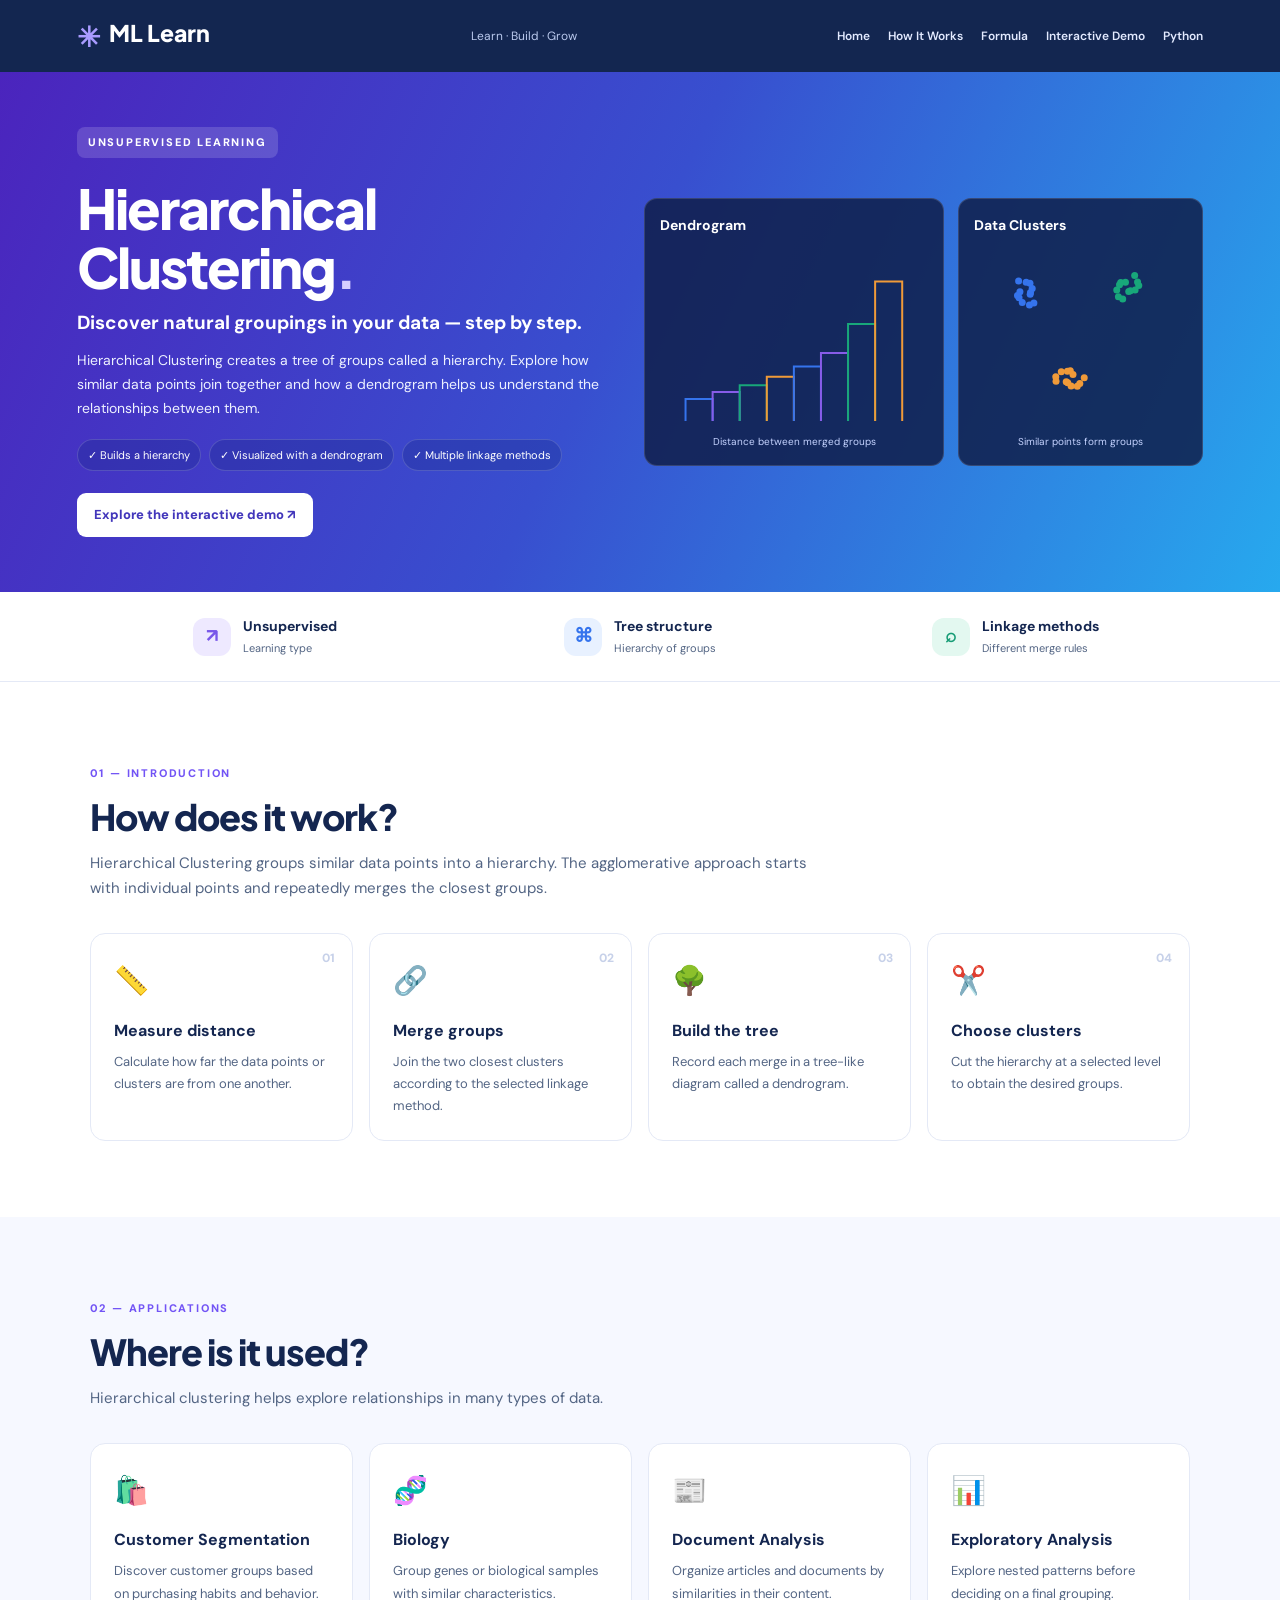
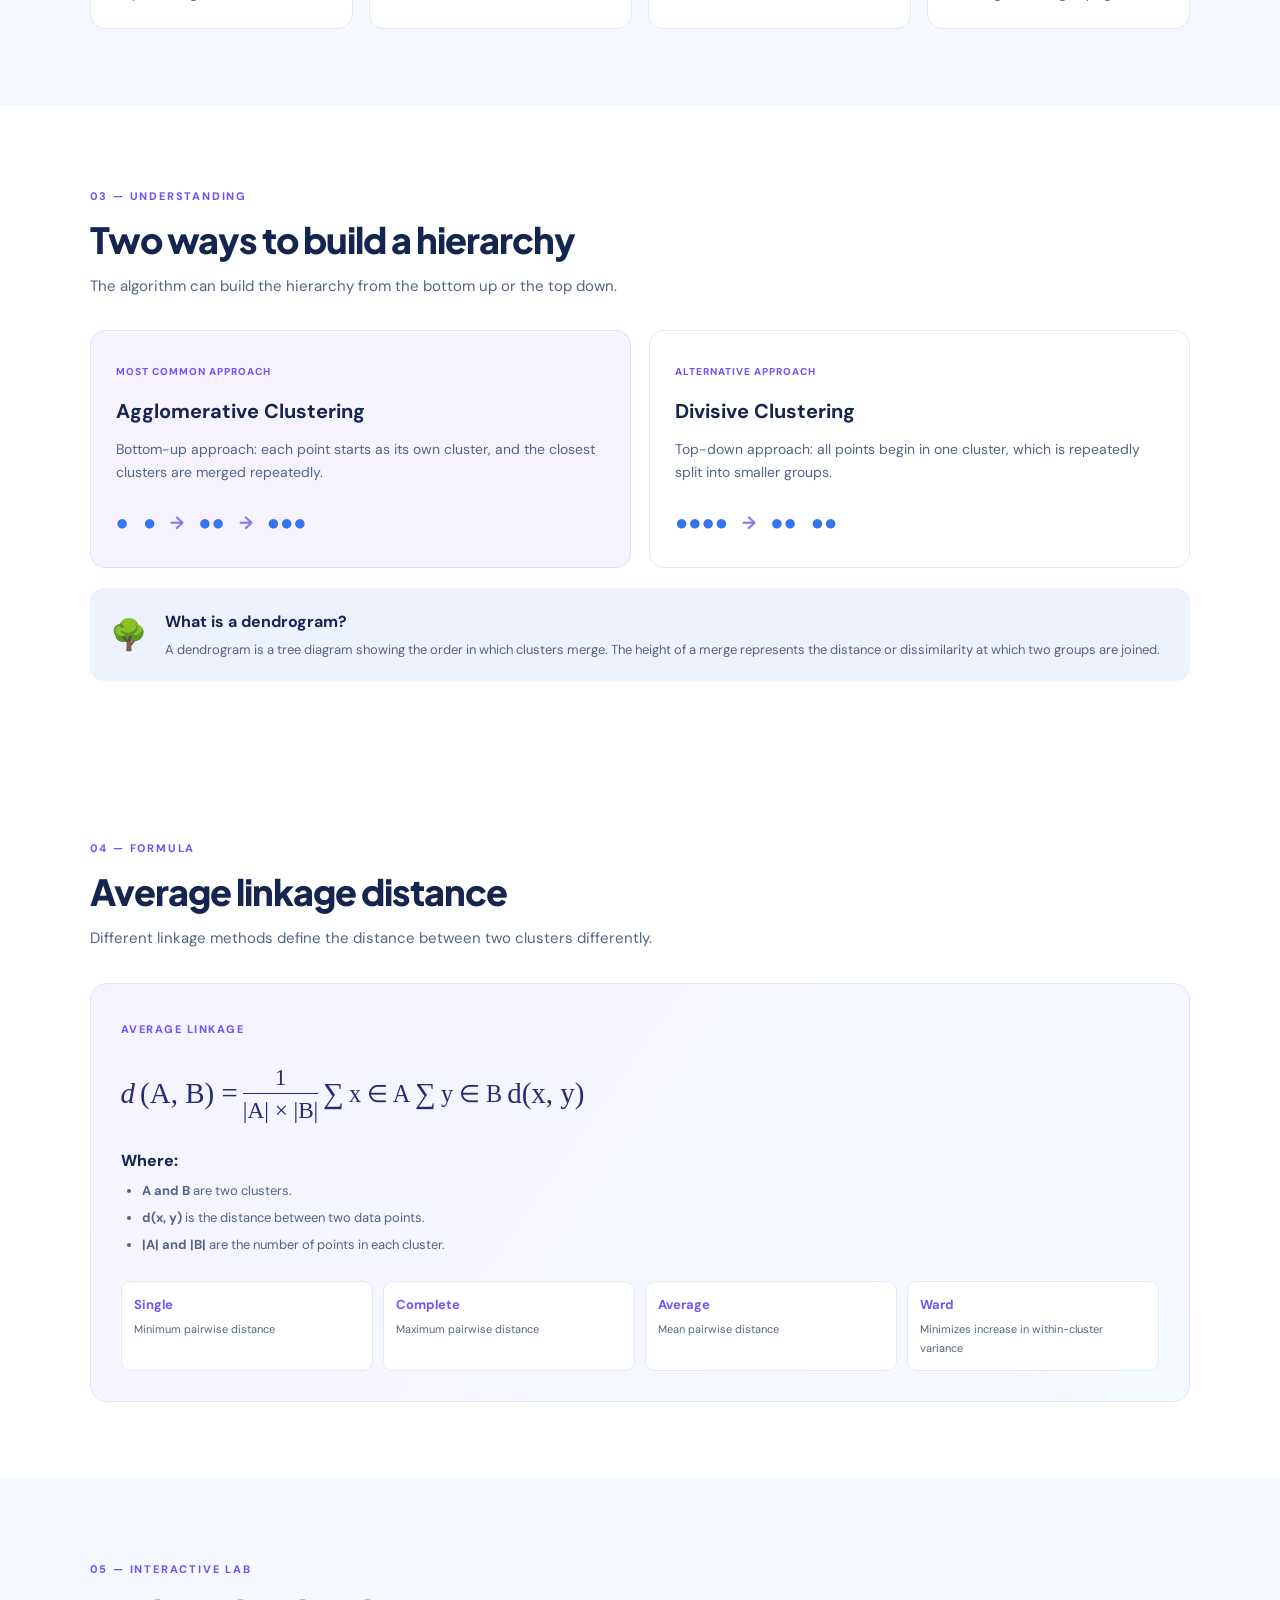
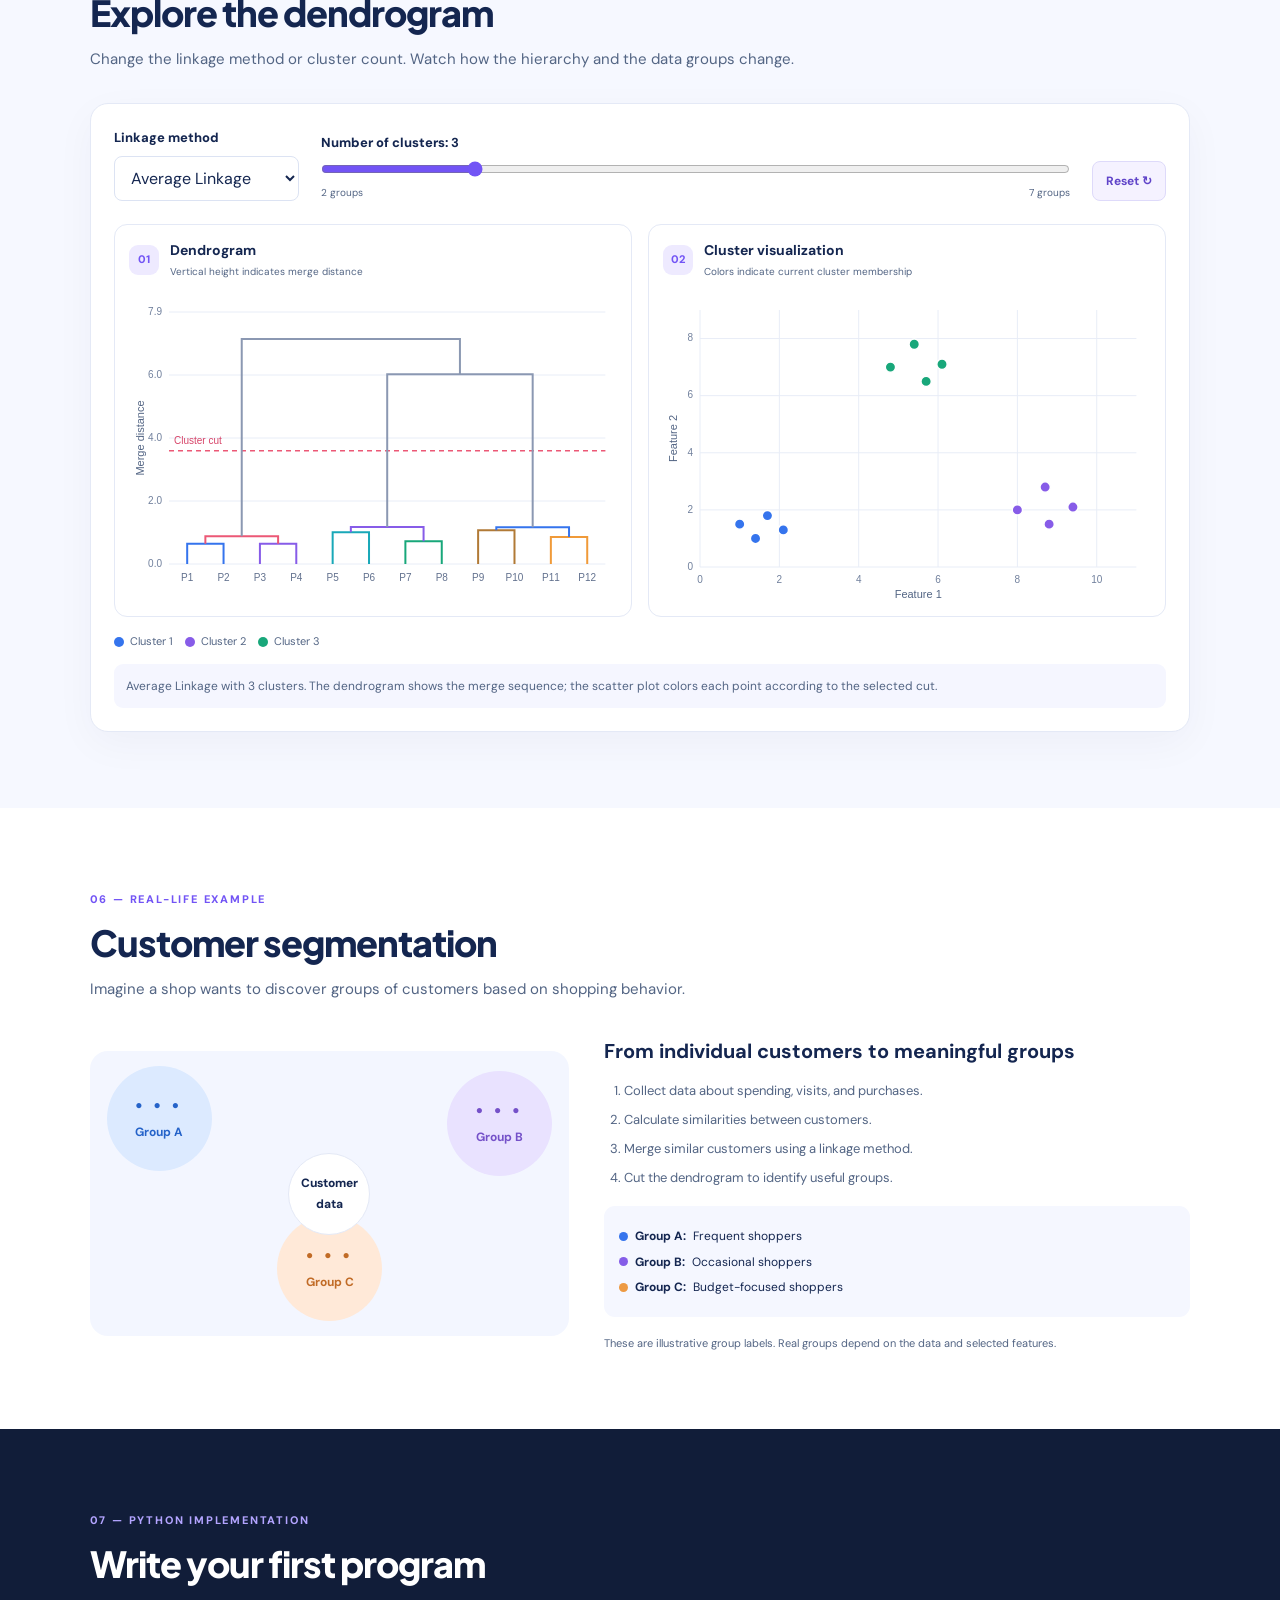
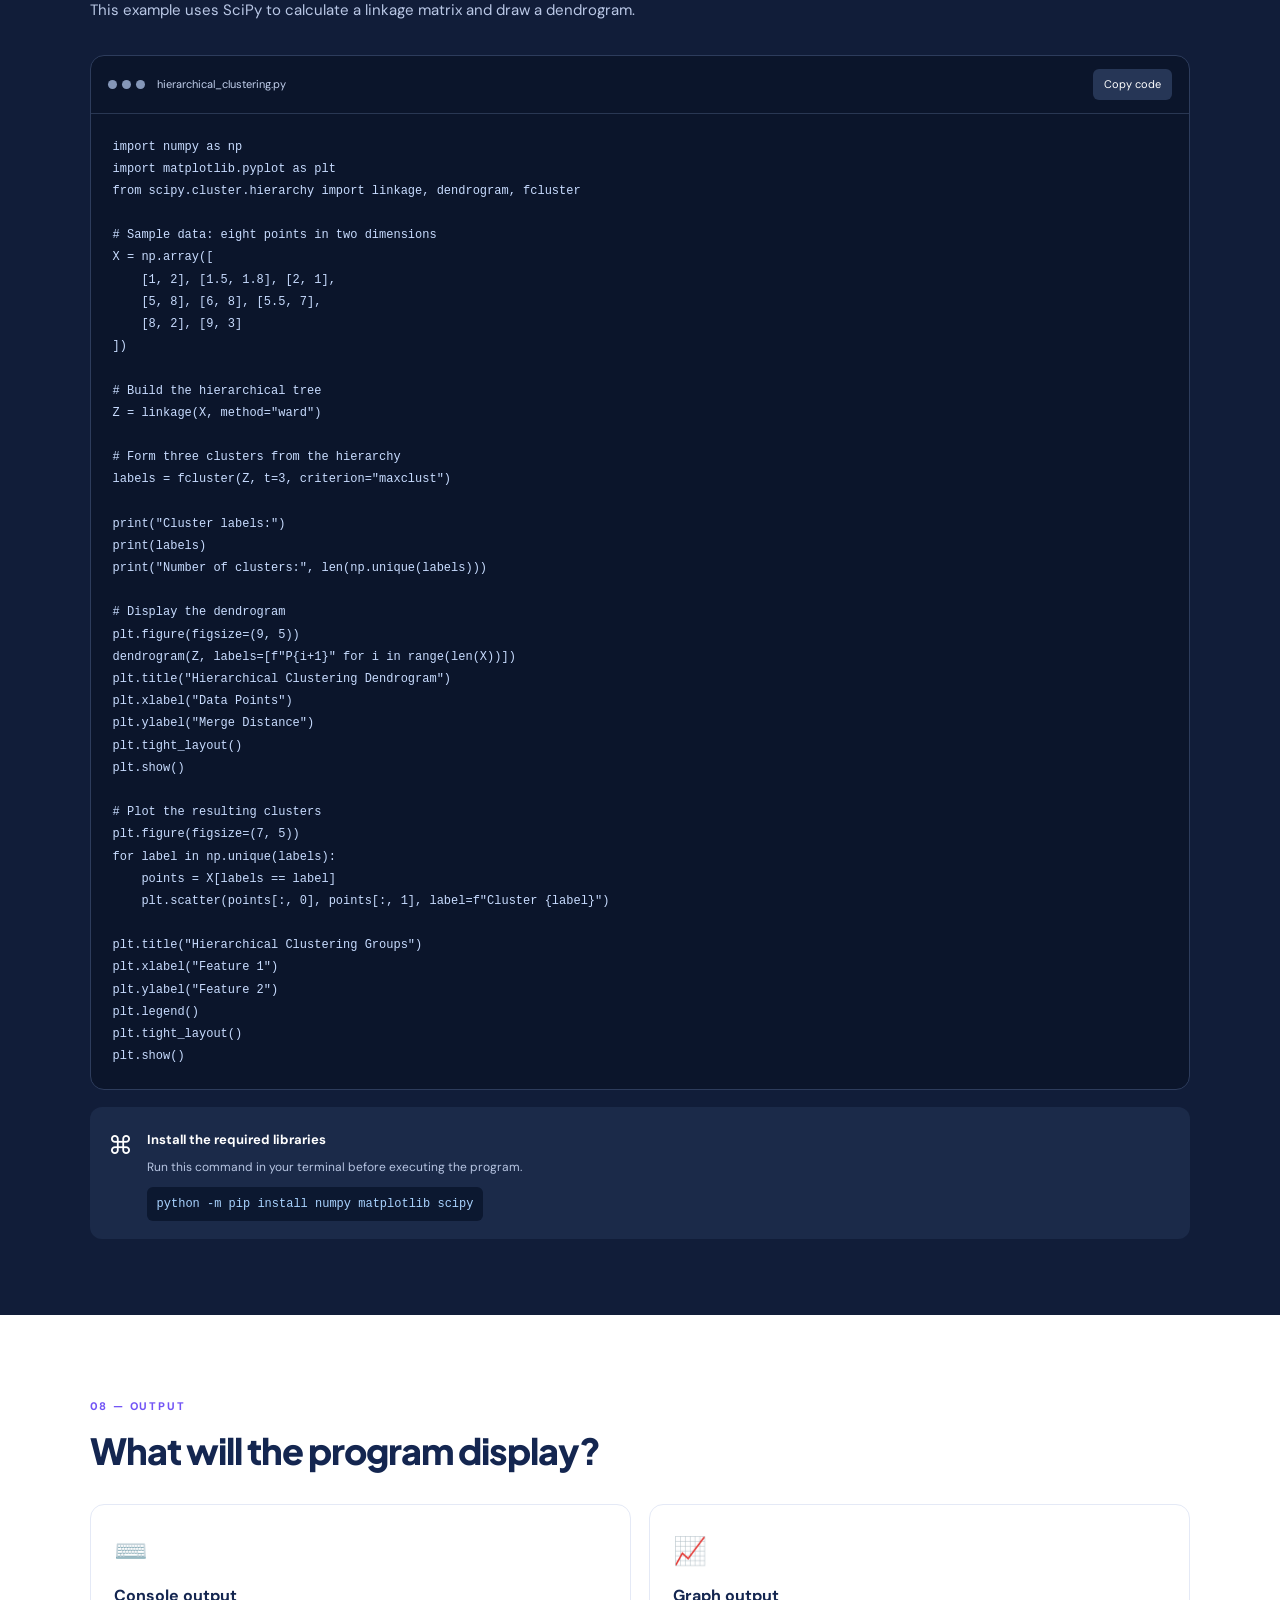
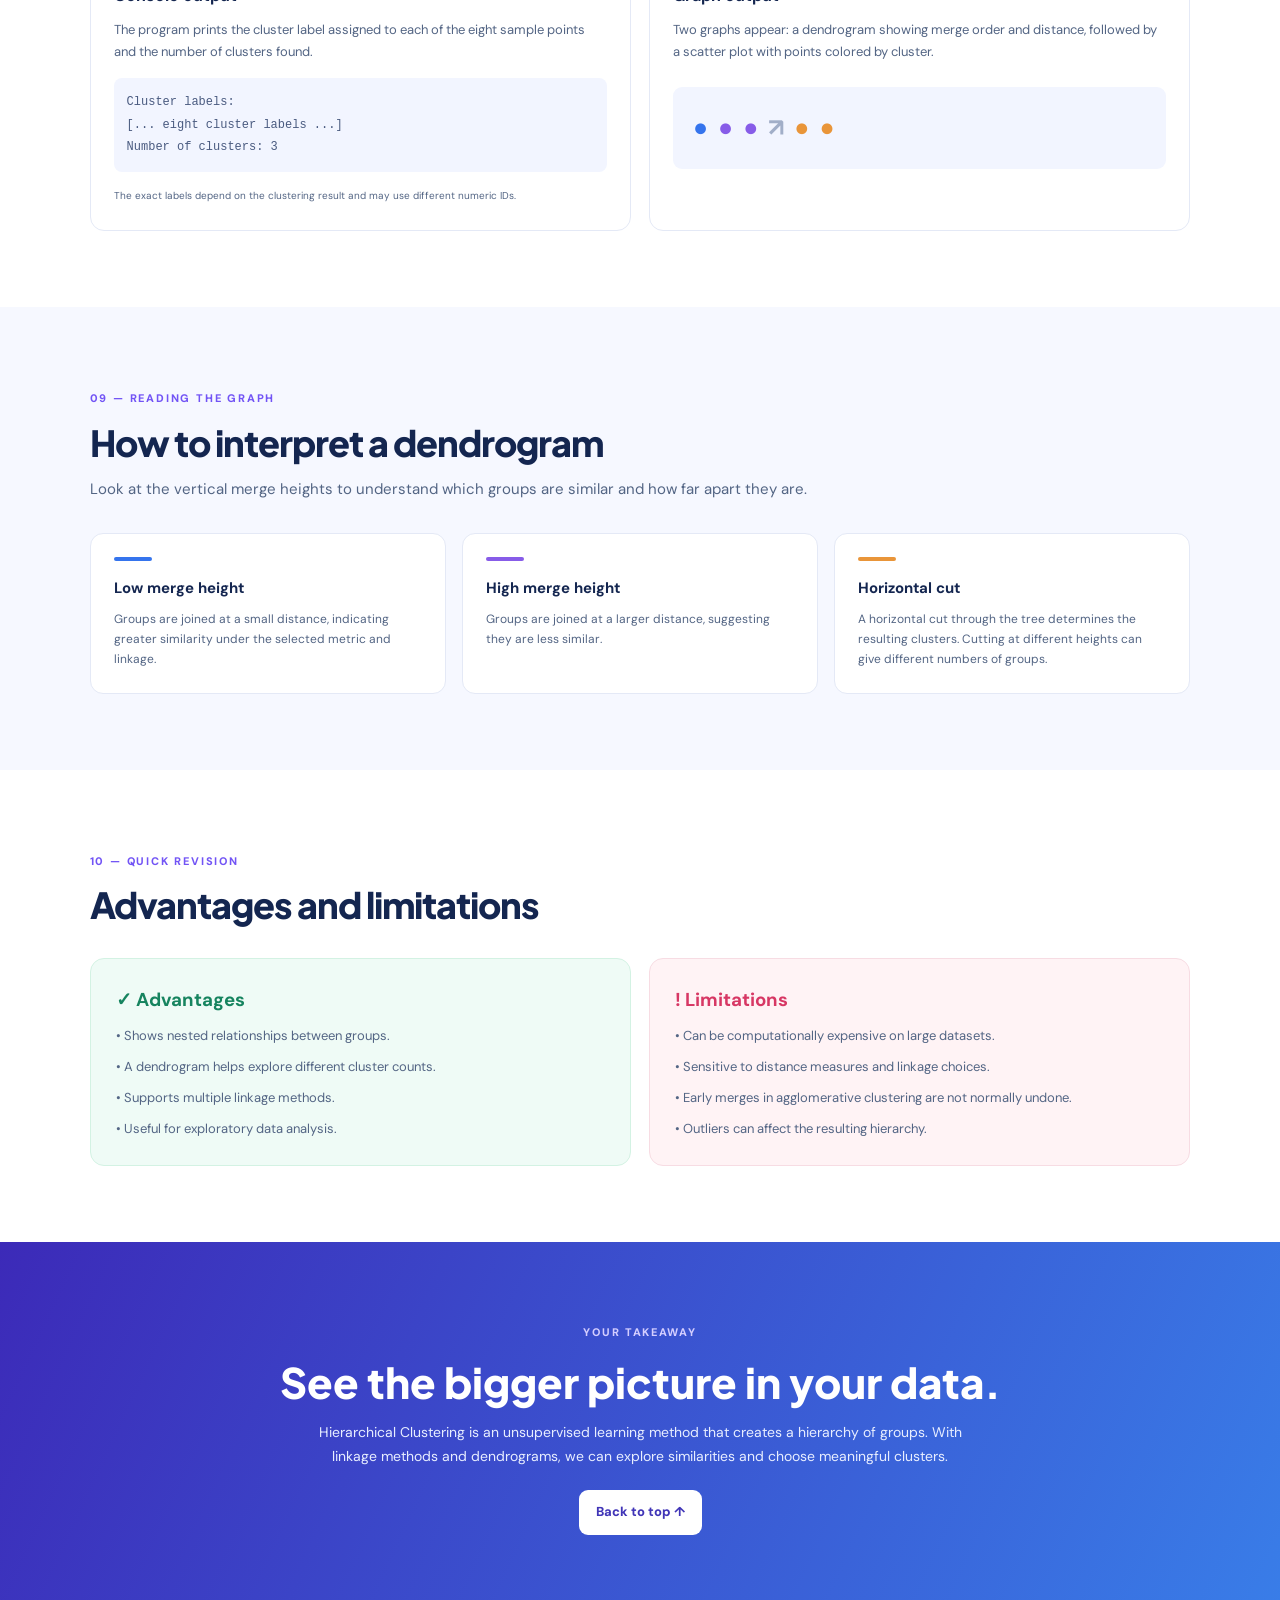
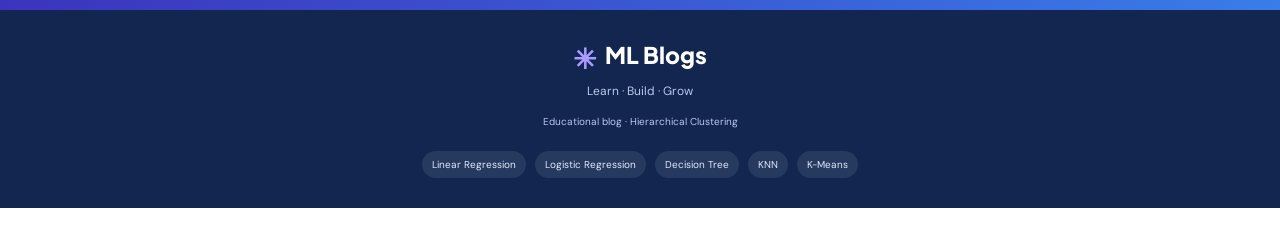
<file: Hierarchical-blog/index.html>
<!DOCTYPE html>
<html lang="en">
<head>
  <meta charset="UTF-8">
  <meta name="viewport" content="width=device-width, initial-scale=1.0">
  <meta name="theme-color" content="#172554">
  <title>Hierarchical Clustering | ML Blogs</title>
  <link rel="stylesheet" href="style.css">
</head>
<body>
  <header class="navbar">
    <a href="#home" class="brand"><span class="brand-icon">✳</span> ML Learn</a>
    <span class="brand-subtitle">Learn · Build · Grow</span>
    <nav>
      <a href="#home">Home</a>
      <a href="#how">How It Works</a>
      <a href="#math">Formula</a>
      <a href="#demo">Interactive Demo</a>
      <a href="#python">Python</a>
    </nav>
  </header>

  <main>
    <section class="hero" id="home">
      <div class="hero-copy">
        <span class="tag">UNSUPERVISED LEARNING</span>
        <h1>Hierarchical<br>Clustering<span>.</span></h1>
        <h2>Discover natural groupings in your data — step by step.</h2>
        <p>
          Hierarchical Clustering creates a tree of groups called a hierarchy.
          Explore how similar data points join together and how a dendrogram
          helps us understand the relationships between them.
        </p>
        <div class="hero-pills">
          <span>✓ Builds a hierarchy</span>
          <span>✓ Visualized with a dendrogram</span>
          <span>✓ Multiple linkage methods</span>
        </div>
        <a class="primary-btn" href="#demo">Explore the interactive demo ↗</a>
      </div>

      <div class="hero-visual">
        <div class="visual-card dendro-hero">
          <h3>Dendrogram</h3>
          <canvas id="heroTree" aria-label="Illustration of a dendrogram"></canvas>
          <p>Distance between merged groups</p>
        </div>
        <div class="visual-card cluster-hero">
          <h3>Data Clusters</h3>
          <canvas id="heroClusters" aria-label="Illustration of three data clusters"></canvas>
          <p>Similar points form groups</p>
        </div>
      </div>
    </section>

    <section class="quick-facts">
      <article><span class="fact-icon purple">↗</span><div><strong>Unsupervised</strong><small>Learning type</small></div></article>
      <article><span class="fact-icon blue">⌘</span><div><strong>Tree structure</strong><small>Hierarchy of groups</small></div></article>
      <article><span class="fact-icon green">⌕</span><div><strong>Linkage methods</strong><small>Different merge rules</small></div></article>
    </section>

    <section class="section" id="how">
      <div class="section-heading">
        <span class="eyebrow">01 — INTRODUCTION</span>
        <h2>How does it work?</h2>
        <p>
          Hierarchical Clustering groups similar data points into a hierarchy.
          The agglomerative approach starts with individual points and
          repeatedly merges the closest groups.
        </p>
      </div>

      <div class="steps-grid">
        <article class="step-card">
          <span class="step-number">01</span>
          <div class="step-icon">📏</div>
          <h3>Measure distance</h3>
          <p>Calculate how far the data points or clusters are from one another.</p>
        </article>
        <article class="step-card">
          <span class="step-number">02</span>
          <div class="step-icon">🔗</div>
          <h3>Merge groups</h3>
          <p>Join the two closest clusters according to the selected linkage method.</p>
        </article>
        <article class="step-card">
          <span class="step-number">03</span>
          <div class="step-icon">🌳</div>
          <h3>Build the tree</h3>
          <p>Record each merge in a tree-like diagram called a dendrogram.</p>
        </article>
        <article class="step-card">
          <span class="step-number">04</span>
          <div class="step-icon">✂️</div>
          <h3>Choose clusters</h3>
          <p>Cut the hierarchy at a selected level to obtain the desired groups.</p>
        </article>
      </div>
    </section>

    <section class="section soft-section" id="where">
      <div class="section-heading">
        <span class="eyebrow">02 — APPLICATIONS</span>
        <h2>Where is it used?</h2>
        <p>Hierarchical clustering helps explore relationships in many types of data.</p>
      </div>
      <div class="applications-grid">
        <article class="application-card">
          <div class="application-icon">🛍️</div>
          <h3>Customer Segmentation</h3>
          <p>Discover customer groups based on purchasing habits and behavior.</p>
        </article>
        <article class="application-card">
          <div class="application-icon">🧬</div>
          <h3>Biology</h3>
          <p>Group genes or biological samples with similar characteristics.</p>
        </article>
        <article class="application-card">
          <div class="application-icon">📰</div>
          <h3>Document Analysis</h3>
          <p>Organize articles and documents by similarities in their content.</p>
        </article>
        <article class="application-card">
          <div class="application-icon">📊</div>
          <h3>Exploratory Analysis</h3>
          <p>Explore nested patterns before deciding on a final grouping.</p>
        </article>
      </div>
    </section>

    <section class="section" id="understanding">
      <div class="section-heading">
        <span class="eyebrow">03 — UNDERSTANDING</span>
        <h2>Two ways to build a hierarchy</h2>
        <p>The algorithm can build the hierarchy from the bottom up or the top down.</p>
      </div>
      <div class="method-grid">
        <article class="method-card featured">
          <span class="method-label">MOST COMMON APPROACH</span>
          <h3>Agglomerative Clustering</h3>
          <p>Bottom-up approach: each point starts as its own cluster, and the closest clusters are merged repeatedly.</p>
          <div class="mini-flow"><span>●</span><span>●</span><b>→</b><span>●●</span><b>→</b><span>●●●</span></div>
        </article>
        <article class="method-card">
          <span class="method-label">ALTERNATIVE APPROACH</span>
          <h3>Divisive Clustering</h3>
          <p>Top-down approach: all points begin in one cluster, which is repeatedly split into smaller groups.</p>
          <div class="mini-flow"><span>●●●●</span><b>→</b><span>●●</span><span>●●</span></div>
        </article>
      </div>

      <div class="dendrogram-explain">
        <div class="dendro-icon">🌳</div>
        <div>
          <h3>What is a dendrogram?</h3>
          <p>A dendrogram is a tree diagram showing the order in which clusters merge. The height of a merge represents the distance or dissimilarity at which two groups are joined.</p>
        </div>
      </div>
    </section>

    <section class="section formula-section" id="math">
      <div class="section-heading">
        <span class="eyebrow">04 — FORMULA</span>
        <h2>Average linkage distance</h2>
        <p>Different linkage methods define the distance between two clusters differently.</p>
      </div>
      <div class="formula-card">
        <span class="formula-label">AVERAGE LINKAGE</span>
        <div class="formula">
          <i>d</i>(A, B) =
          <span class="fraction">
            <span>1</span>
            <span>|A| × |B|</span>
          </span>
          ∑<sub>x ∈ A</sub> ∑<sub>y ∈ B</sub> d(x, y)
        </div>
        <p class="formula-intro">Where:</p>
        <ul>
          <li><strong>A and B</strong> are two clusters.</li>
          <li><strong>d(x, y)</strong> is the distance between two data points.</li>
          <li><strong>|A| and |B|</strong> are the number of points in each cluster.</li>
        </ul>
        <div class="linkage-summary">
          <div><strong>Single</strong><span>Minimum pairwise distance</span></div>
          <div><strong>Complete</strong><span>Maximum pairwise distance</span></div>
          <div><strong>Average</strong><span>Mean pairwise distance</span></div>
          <div><strong>Ward</strong><span>Minimizes increase in within-cluster variance</span></div>
        </div>
      </div>
    </section>

    <section class="section soft-section" id="demo">
      <div class="section-heading">
        <span class="eyebrow">05 — INTERACTIVE LAB</span>
        <h2>Explore the dendrogram</h2>
        <p>Change the linkage method or cluster count. Watch how the hierarchy and the data groups change.</p>
      </div>

      <div class="demo-card">
        <div class="controls">
          <div class="control-field">
            <label for="linkage">Linkage method</label>
            <select id="linkage">
              <option value="average">Average Linkage</option>
              <option value="single">Single Linkage</option>
              <option value="complete">Complete Linkage</option>
              <option value="ward">Ward Linkage</option>
            </select>
          </div>
          <div class="control-field cluster-control">
            <label for="clusterCount">Number of clusters: <strong id="clusterValue">3</strong></label>
            <input type="range" id="clusterCount" min="2" max="7" value="3">
            <div class="range-labels"><span>2 groups</span><span>7 groups</span></div>
          </div>
          <button class="reset-btn" id="resetDemo">Reset ↻</button>
        </div>

        <div class="chart-grid">
          <article class="chart-panel">
            <div class="chart-title"><span>01</span><div><h3>Dendrogram</h3><p>Vertical height indicates merge distance</p></div></div>
            <div class="chart-container tree-container">
              <canvas id="dendrogram" aria-label="Interactive hierarchical clustering dendrogram"></canvas>
            </div>
          </article>
          <article class="chart-panel">
            <div class="chart-title"><span>02</span><div><h3>Cluster visualization</h3><p>Colors indicate current cluster membership</p></div></div>
            <div class="chart-container scatter-container">
              <canvas id="scatter" aria-label="Interactive cluster scatter plot"></canvas>
            </div>
          </article>
        </div>
        <div class="demo-legend" id="demoLegend"></div>
        <p class="demo-status" id="demoStatus" aria-live="polite"></p>
      </div>
    </section>

    <section class="section example-section" id="example">
      <div class="section-heading">
        <span class="eyebrow">06 — REAL-LIFE EXAMPLE</span>
        <h2>Customer segmentation</h2>
        <p>Imagine a shop wants to discover groups of customers based on shopping behavior.</p>
      </div>
      <div class="real-example">
        <div class="example-graphic">
          <div class="example-circle circle-a"><span>● ● ●</span><b>Group A</b></div>
          <div class="example-circle circle-b"><span>● ● ●</span><b>Group B</b></div>
          <div class="example-circle circle-c"><span>● ● ●</span><b>Group C</b></div>
          <div class="example-center">Customer<br>data</div>
        </div>
        <div class="example-copy">
          <h3>From individual customers to meaningful groups</h3>
          <ol>
            <li>Collect data about spending, visits, and purchases.</li>
            <li>Calculate similarities between customers.</li>
            <li>Merge similar customers using a linkage method.</li>
            <li>Cut the dendrogram to identify useful groups.</li>
          </ol>
          <div class="example-result">
            <p><span class="dot dot-blue"></span><strong>Group A:</strong> Frequent shoppers</p>
            <p><span class="dot dot-purple"></span><strong>Group B:</strong> Occasional shoppers</p>
            <p><span class="dot dot-orange"></span><strong>Group C:</strong> Budget-focused shoppers</p>
          </div>
          <p class="small-note">These are illustrative group labels. Real groups depend on the data and selected features.</p>
        </div>
      </div>
    </section>

    <section class="section code-section" id="python">
      <div class="section-heading">
        <span class="eyebrow">07 — PYTHON IMPLEMENTATION</span>
        <h2>Write your first program</h2>
        <p>This example uses SciPy to calculate a linkage matrix and draw a dendrogram.</p>
      </div>
      <div class="code-card">
        <div class="code-header">
          <div class="window-dots"><i></i><i></i><i></i></div>
          <span>hierarchical_clustering.py</span>
          <button id="copyCode">Copy code</button>
        </div>
        <pre><code id="pythonCode">import numpy as np
import matplotlib.pyplot as plt
from scipy.cluster.hierarchy import linkage, dendrogram, fcluster

# Sample data: eight points in two dimensions
X = np.array([
    [1, 2], [1.5, 1.8], [2, 1],
    [5, 8], [6, 8], [5.5, 7],
    [8, 2], [9, 3]
])

# Build the hierarchical tree
Z = linkage(X, method="ward")

# Form three clusters from the hierarchy
labels = fcluster(Z, t=3, criterion="maxclust")

print("Cluster labels:")
print(labels)
print("Number of clusters:", len(np.unique(labels)))

# Display the dendrogram
plt.figure(figsize=(9, 5))
dendrogram(Z, labels=[f"P{i+1}" for i in range(len(X))])
plt.title("Hierarchical Clustering Dendrogram")
plt.xlabel("Data Points")
plt.ylabel("Merge Distance")
plt.tight_layout()
plt.show()

# Plot the resulting clusters
plt.figure(figsize=(7, 5))
for label in np.unique(labels):
    points = X[labels == label]
    plt.scatter(points[:, 0], points[:, 1], label=f"Cluster {label}")

plt.title("Hierarchical Clustering Groups")
plt.xlabel("Feature 1")
plt.ylabel("Feature 2")
plt.legend()
plt.tight_layout()
plt.show()</code></pre>
      </div>
      <div class="install-card">
        <div class="install-icon">⌘</div>
        <div>
          <strong>Install the required libraries</strong>
          <p>Run this command in your terminal before executing the program.</p>
          <code>python -m pip install numpy matplotlib scipy</code>
        </div>
      </div>
    </section>

    <section class="section" id="output">
      <div class="section-heading">
        <span class="eyebrow">08 — OUTPUT</span>
        <h2>What will the program display?</h2>
      </div>
      <div class="output-grid">
        <article class="output-card">
          <span class="output-icon">⌨️</span>
          <h3>Console output</h3>
          <p>The program prints the cluster label assigned to each of the eight sample points and the number of clusters found.</p>
          <div class="output-preview">Cluster labels:<br>[... eight cluster labels ...]<br>Number of clusters: 3</div>
          <small>The exact labels depend on the clustering result and may use different numeric IDs.</small>
        </article>
        <article class="output-card">
          <span class="output-icon">📈</span>
          <h3>Graph output</h3>
          <p>Two graphs appear: a dendrogram showing merge order and distance, followed by a scatter plot with points colored by cluster.</p>
          <div class="graph-preview"><span>●</span><span>●</span><span>●</span><b>↗</b><span>●</span><span>●</span></div>
        </article>
      </div>
    </section>

    <section class="section soft-section" id="graphs">
      <div class="section-heading">
        <span class="eyebrow">09 — READING THE GRAPH</span>
        <h2>How to interpret a dendrogram</h2>
        <p>Look at the vertical merge heights to understand which groups are similar and how far apart they are.</p>
      </div>
      <div class="reading-grid">
        <article><span class="reading-mark blue-mark"></span><h3>Low merge height</h3><p>Groups are joined at a small distance, indicating greater similarity under the selected metric and linkage.</p></article>
        <article><span class="reading-mark purple-mark"></span><h3>High merge height</h3><p>Groups are joined at a larger distance, suggesting they are less similar.</p></article>
        <article><span class="reading-mark orange-mark"></span><h3>Horizontal cut</h3><p>A horizontal cut through the tree determines the resulting clusters. Cutting at different heights can give different numbers of groups.</p></article>
      </div>
    </section>

    <section class="section" id="pros-cons">
      <div class="section-heading">
        <span class="eyebrow">10 — QUICK REVISION</span>
        <h2>Advantages and limitations</h2>
      </div>
      <div class="pros-cons">
        <article class="pros">
          <h3>✓ Advantages</h3>
          <p>• Shows nested relationships between groups.</p>
          <p>• A dendrogram helps explore different cluster counts.</p>
          <p>• Supports multiple linkage methods.</p>
          <p>• Useful for exploratory data analysis.</p>
        </article>
        <article class="cons">
          <h3>! Limitations</h3>
          <p>• Can be computationally expensive on large datasets.</p>
          <p>• Sensitive to distance measures and linkage choices.</p>
          <p>• Early merges in agglomerative clustering are not normally undone.</p>
          <p>• Outliers can affect the resulting hierarchy.</p>
        </article>
      </div>
    </section>

    <section class="conclusion" id="conclusion">
      <span class="conclusion-tag">YOUR TAKEAWAY</span>
      <h2>See the bigger picture in your data.</h2>
      <p>
        Hierarchical Clustering is an unsupervised learning method that
        creates a hierarchy of groups. With linkage methods and dendrograms,
        we can explore similarities and choose meaningful clusters.
      </p>
      <a href="#home" class="primary-btn">Back to top ↑</a>
    </section>
  </main>

  <footer>
    <a href="#home" class="brand"><span class="brand-icon">✳</span> ML Blogs</a>
    <p>Learn · Build · Grow</p>
    <small>Educational blog · Hierarchical Clustering</small>
    <div class="footer-links">
      <a href="https://linear-regression-blog-pm.netlify.app">Linear Regression</a>
      <a href="https://logistic-regression-blog-pm.netlify.app">Logistic Regression</a>
      <a href="https://decision-tree-blog-pm.netlify.app">Decision Tree</a>
      <a href="https://knn-blog-pm.netlify.app">KNN</a>
      <a href="https://k-mean-blog-pm.netlify.app">K-Means</a>
    </div>
  </footer>
  <script src="script.js"></script>
</body>
</html>
</file>
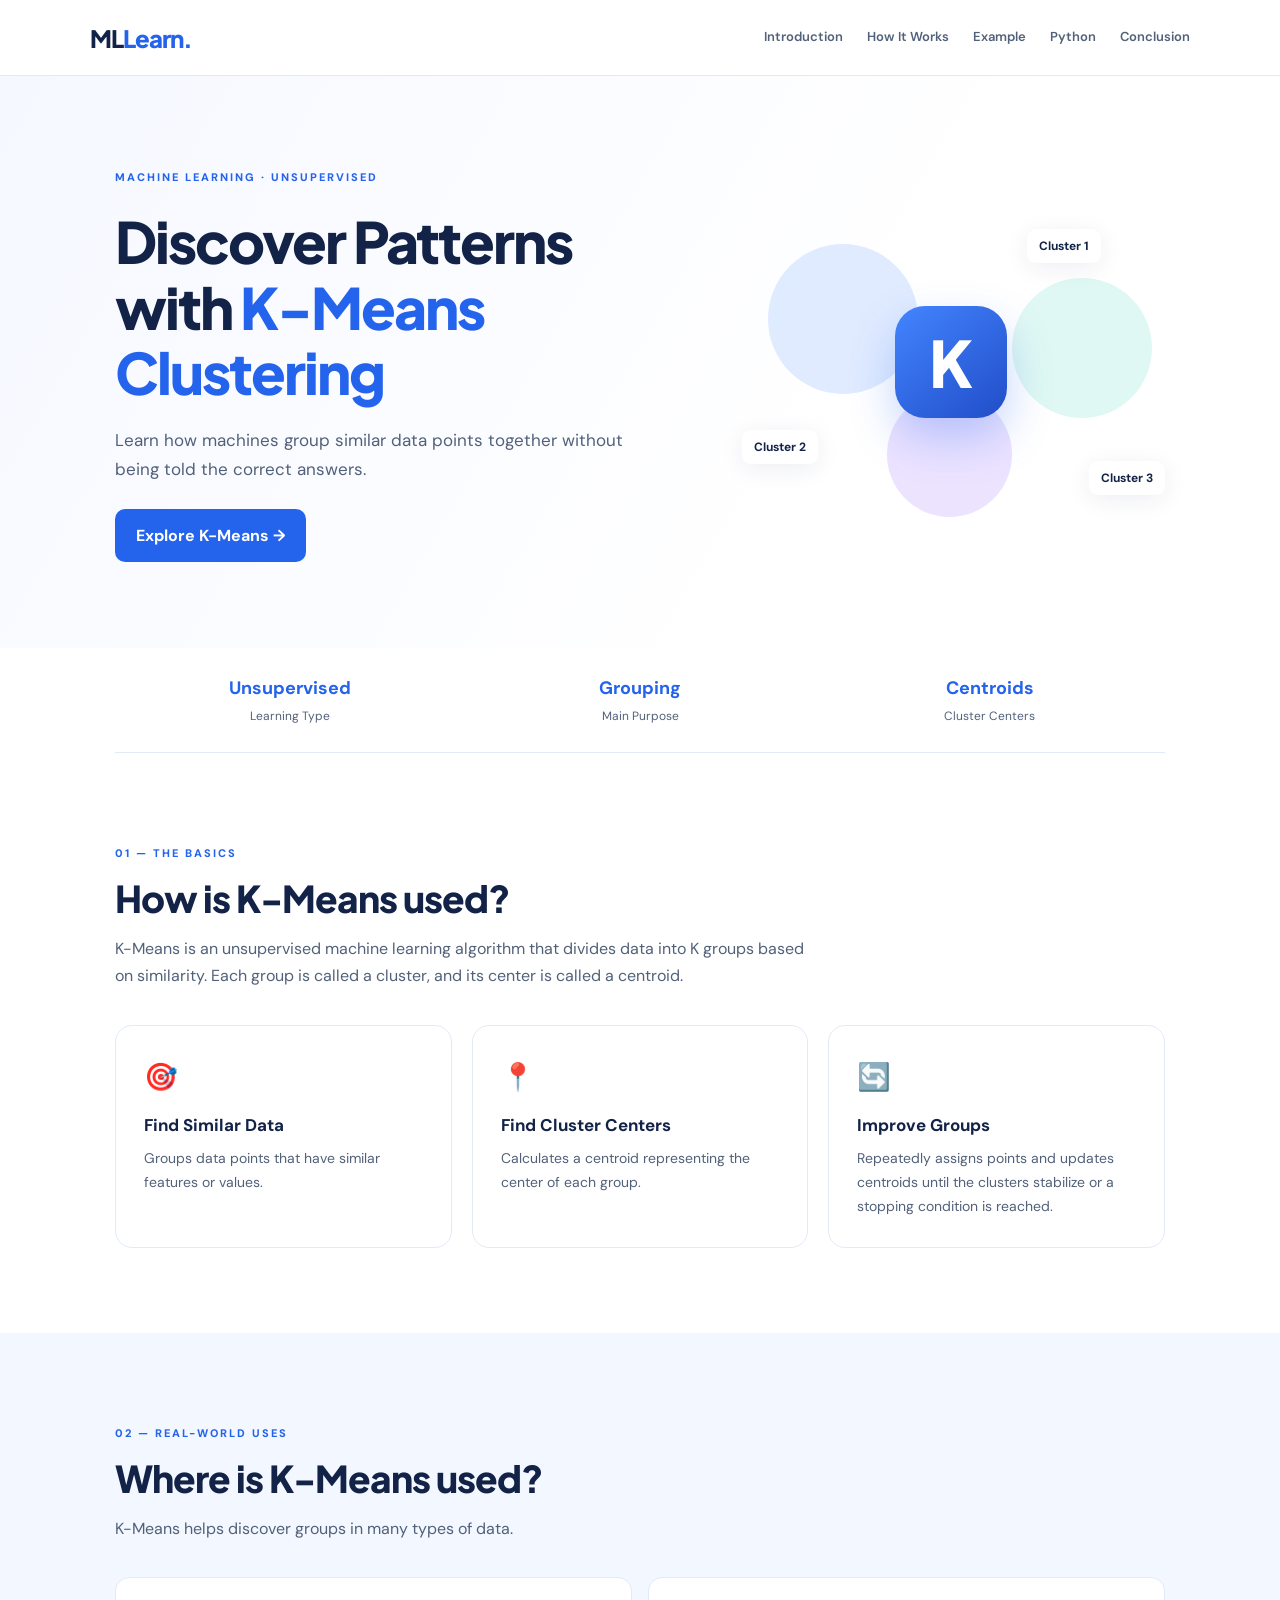
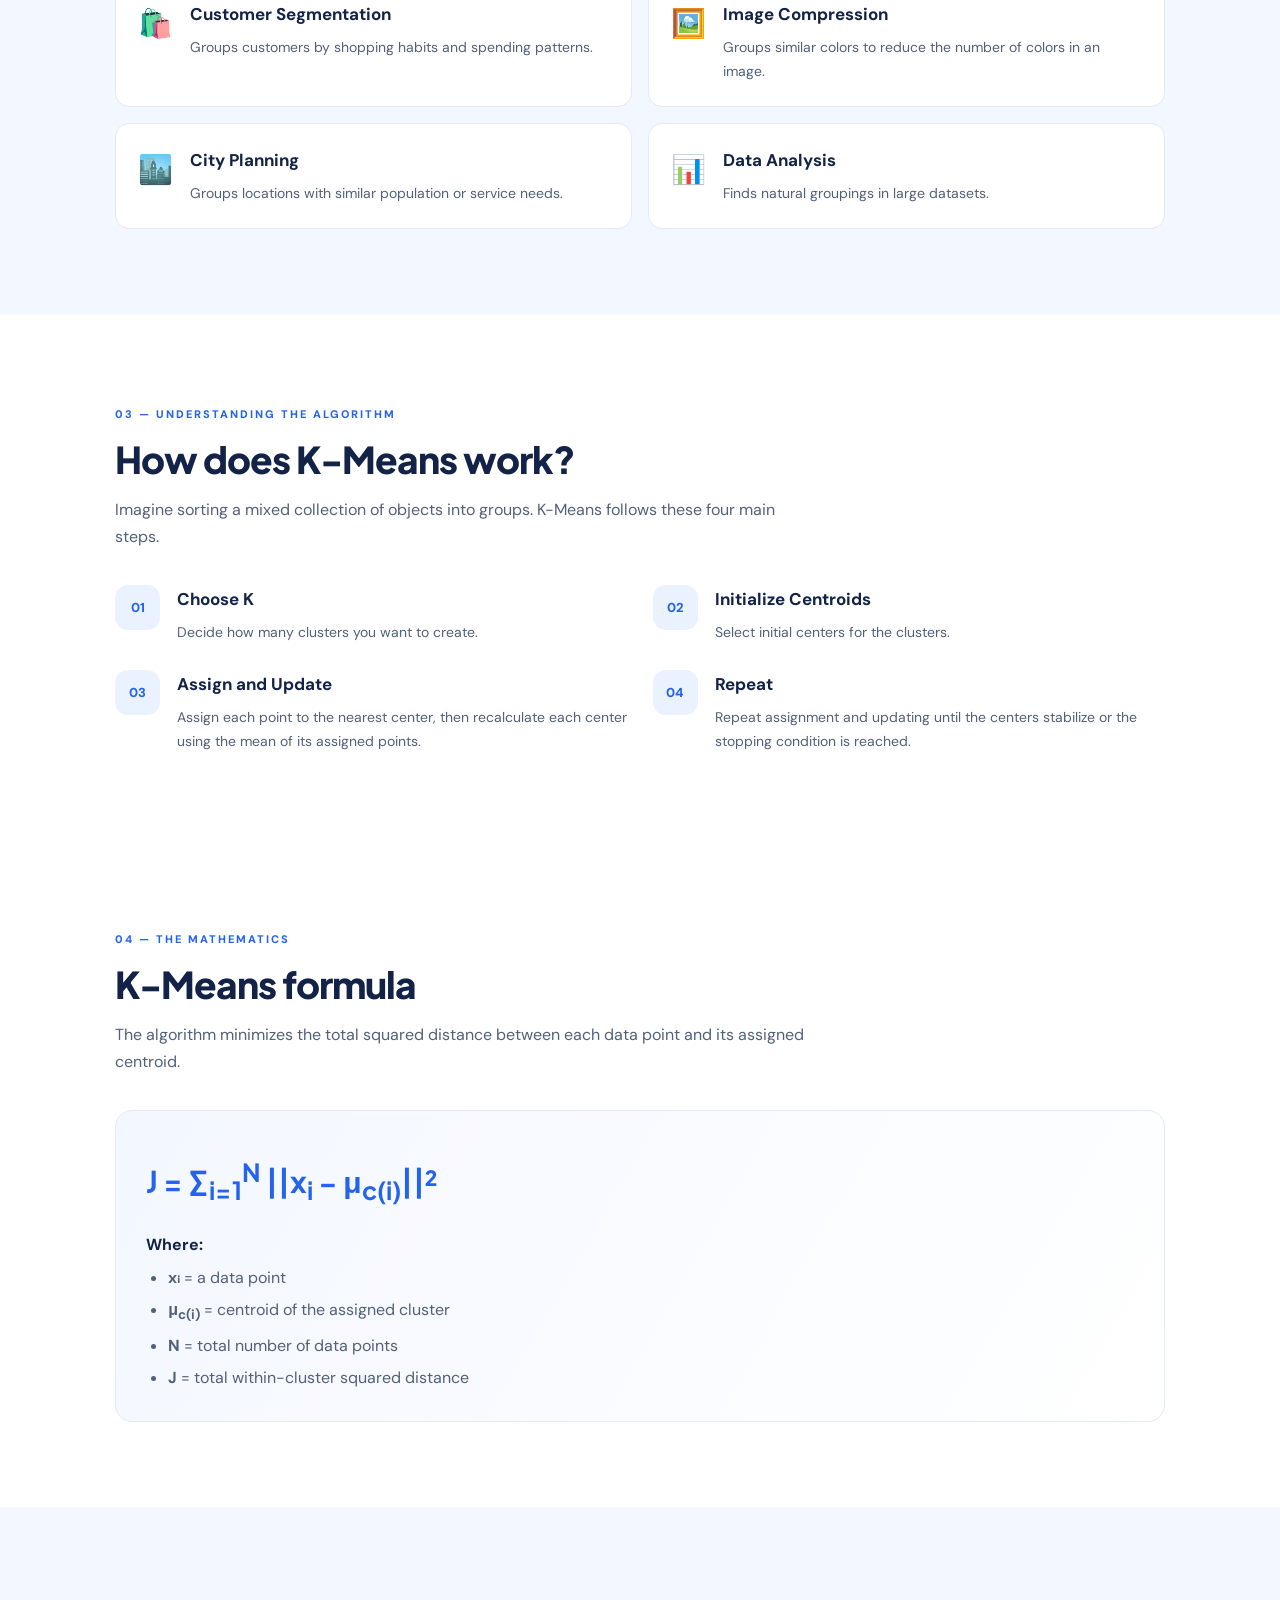
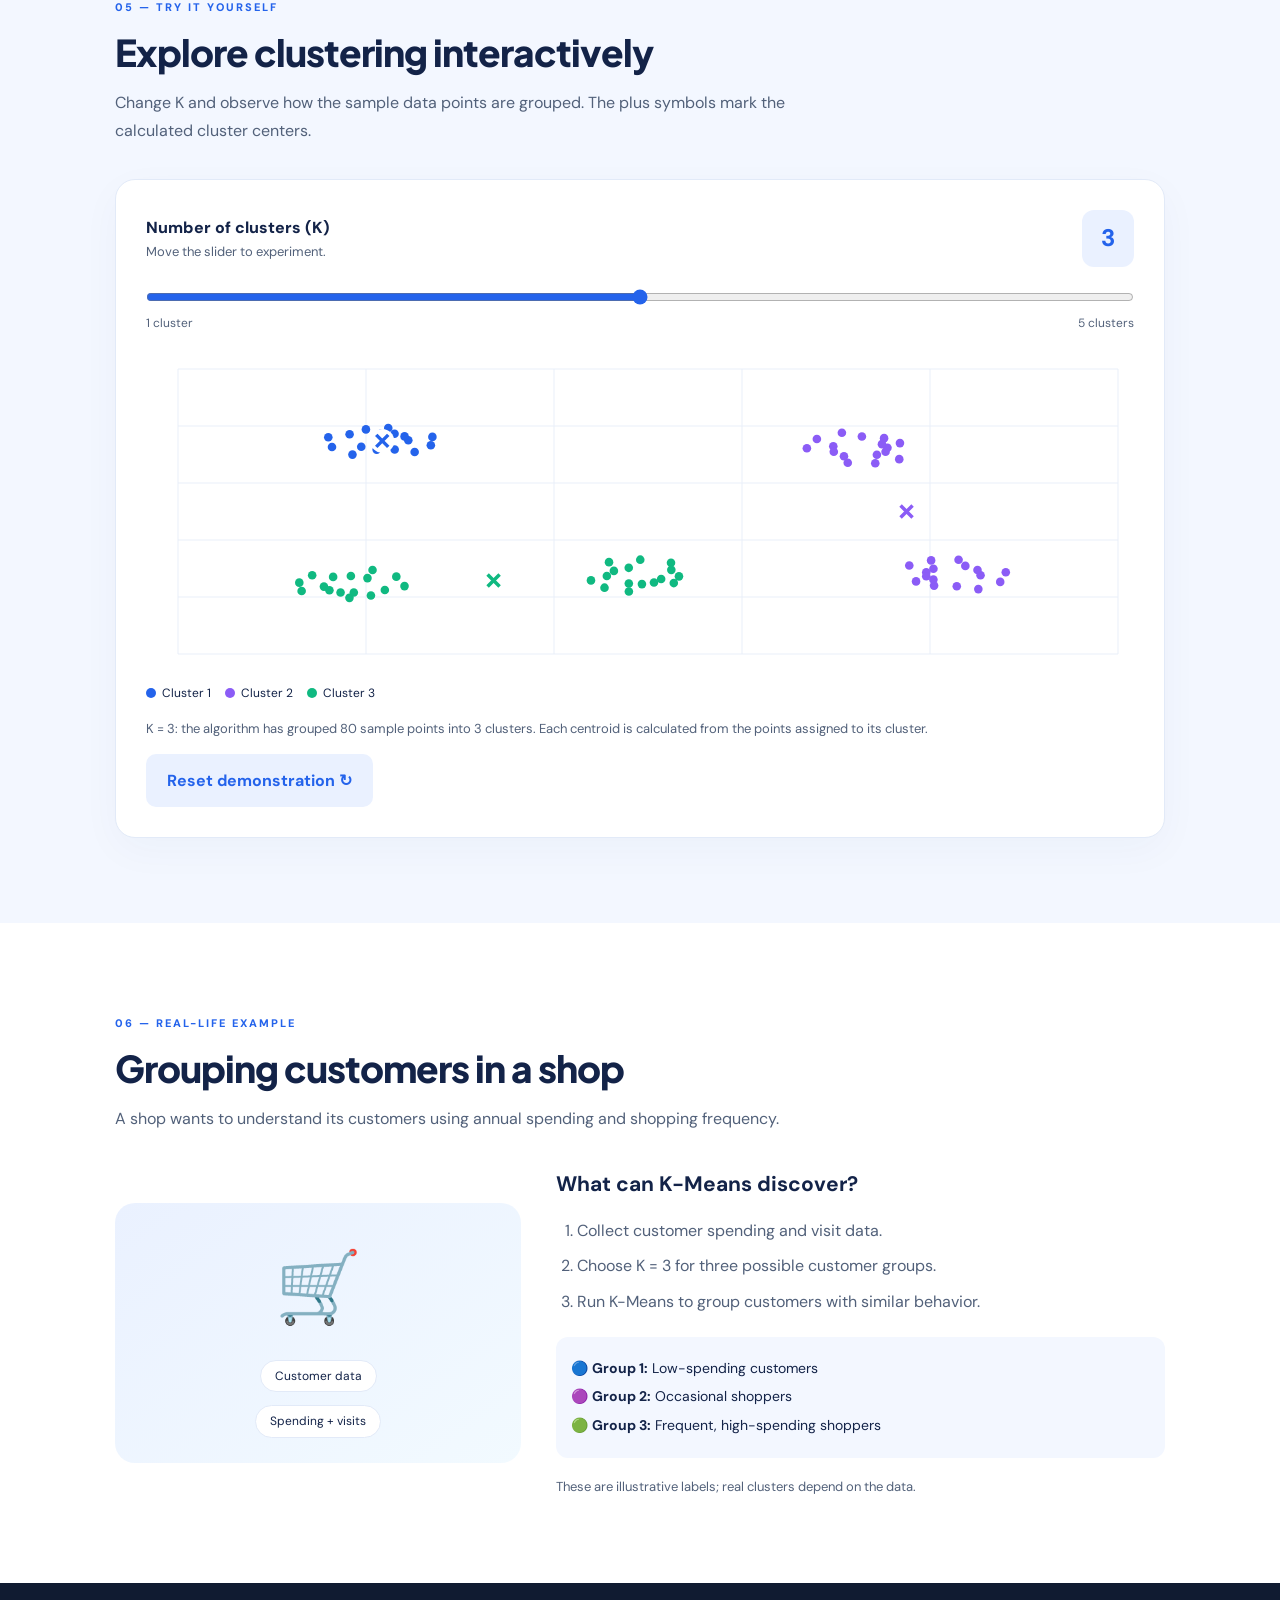
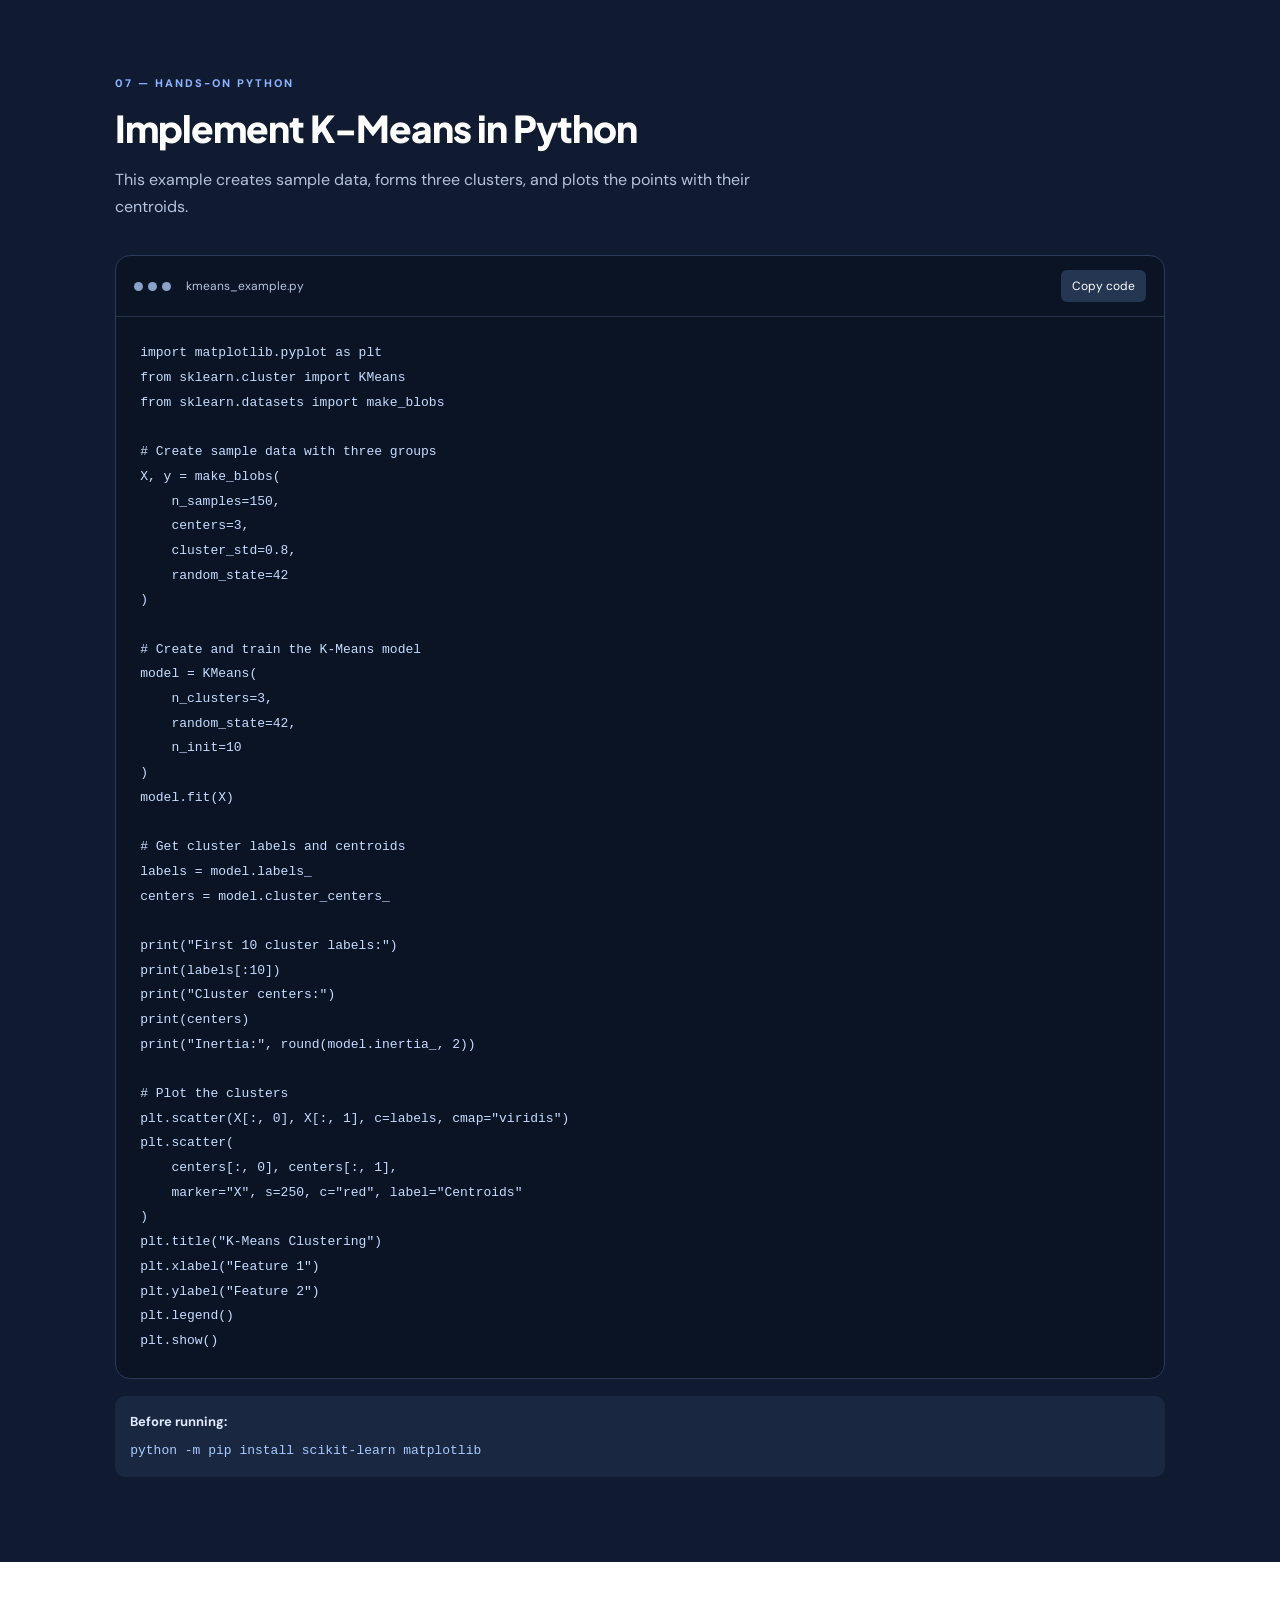
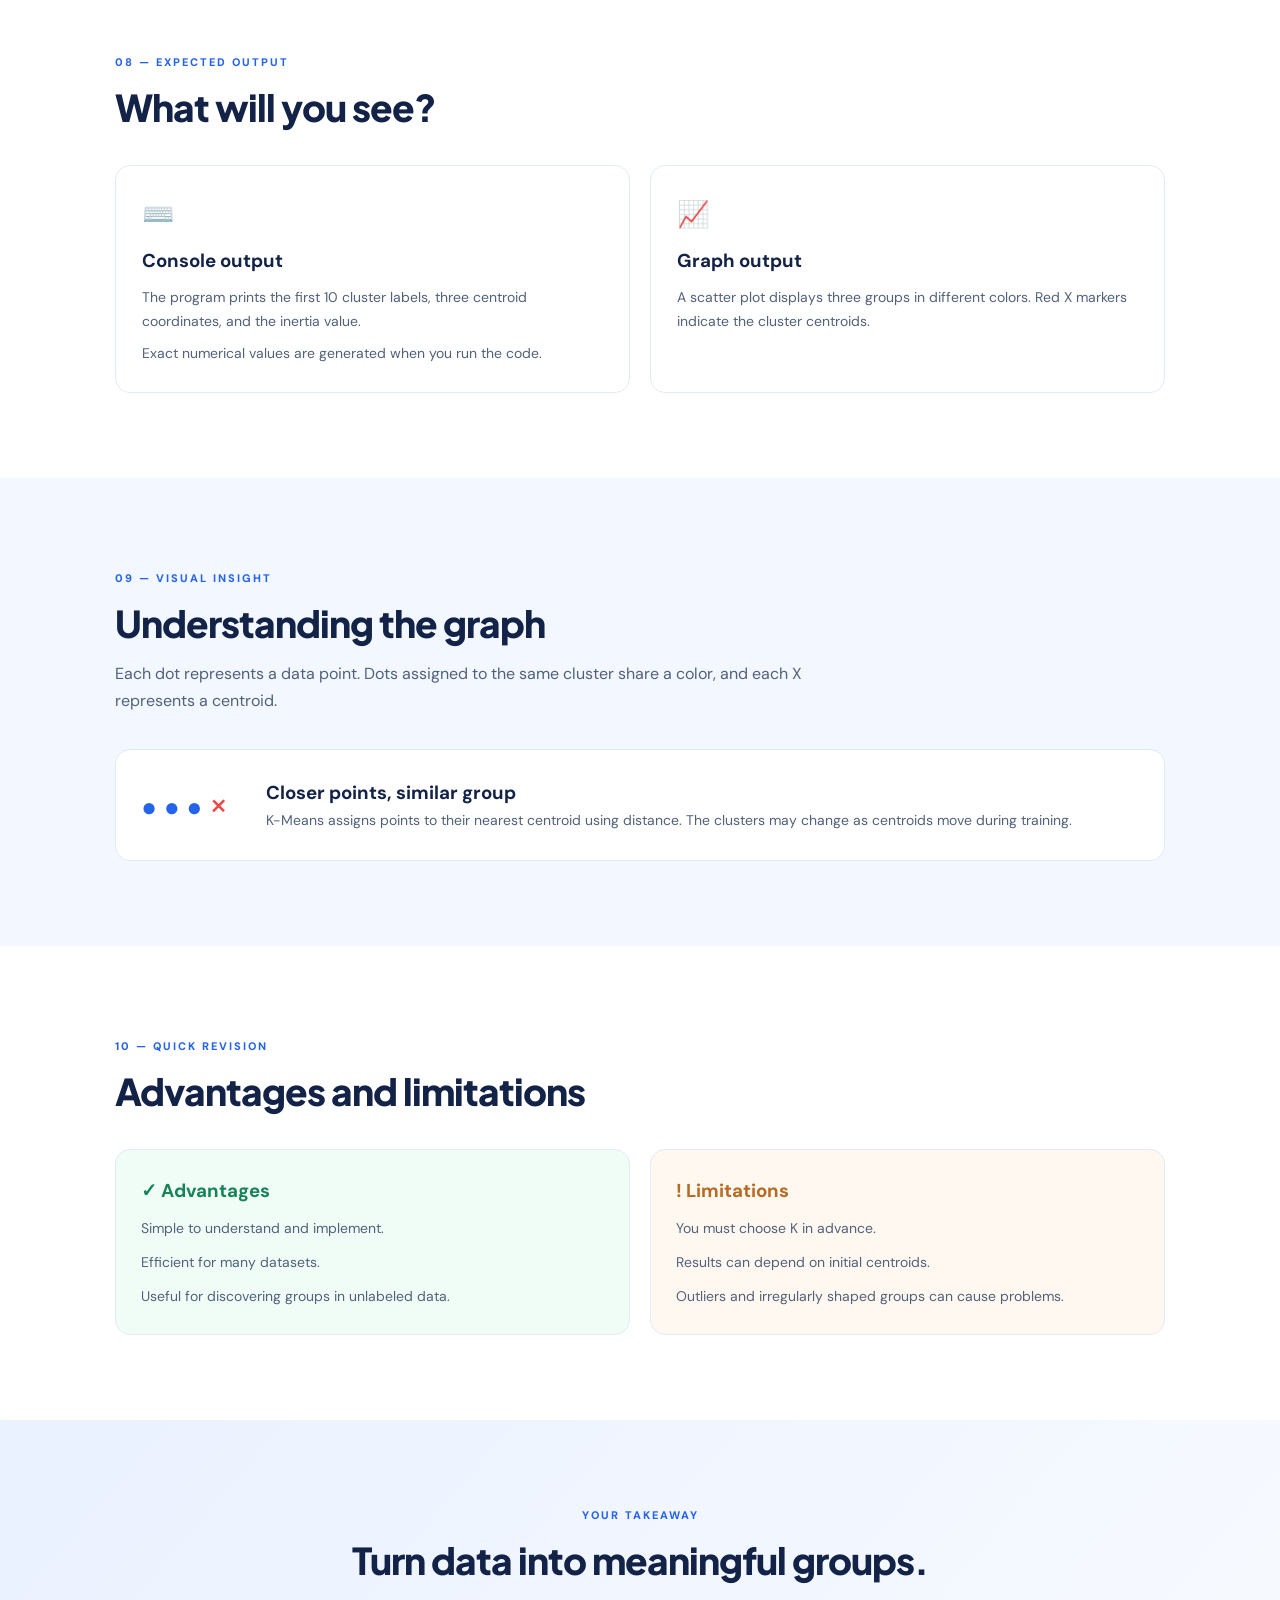
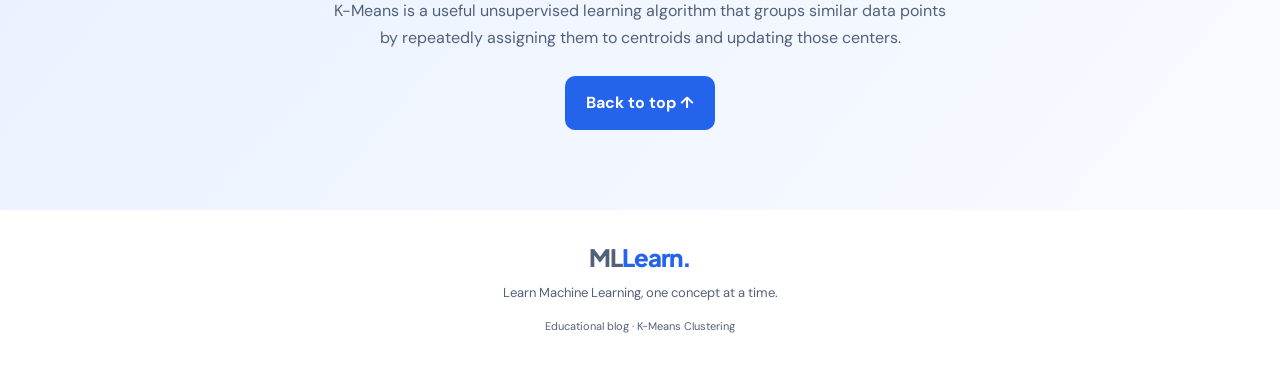
<file: k-mean-blog/index.html>
<!DOCTYPE html>
<html lang="en">
<head>
  <meta charset="UTF-8" />
  <meta name="viewport" content="width=device-width, initial-scale=1.0" />
  <title>K-Means Clustering | ML Blog</title>
  <link rel="stylesheet" href="style.css" />
</head>
<body>
  <header class="navbar">
    <a href="#" class="logo">ML<span>Learn.</span></a>
    <nav>
      <a href="#intro">Introduction</a>
      <a href="#understanding">How It Works</a>
      <a href="#example">Example</a>
      <a href="#python">Python</a>
      <a href="#conclusion">Conclusion</a>
    </nav>
  </header>

  <main>
    <section class="hero" id="intro">
      <div class="hero-content">
        <span class="tag">MACHINE LEARNING · UNSUPERVISED</span>
        <h1>Discover Patterns with <span>K-Means Clustering</span></h1>
        <p>
          Learn how machines group similar data points together without
          being told the correct answers.
        </p>
        <a href="#understanding" class="primary-btn">Explore K-Means →</a>
      </div>
      <div class="hero-visual">
        <div class="orb orb-one"></div>
        <div class="orb orb-two"></div>
        <div class="orb orb-three"></div>
        <div class="hero-symbol">K</div>
        <span class="float-label label-one">Cluster 1</span>
        <span class="float-label label-two">Cluster 2</span>
        <span class="float-label label-three">Cluster 3</span>
      </div>
    </section>

    <section class="stats">
      <div><strong>Unsupervised</strong><span>Learning Type</span></div>
      <div><strong>Grouping</strong><span>Main Purpose</span></div>
      <div><strong>Centroids</strong><span>Cluster Centers</span></div>
    </section>

    <section class="section" id="how">
      <div class="section-heading">
        <span class="eyebrow">01 — THE BASICS</span>
        <h2>How is K-Means used?</h2>
        <p>
          K-Means is an unsupervised machine learning algorithm that divides
          data into K groups based on similarity. Each group is called a
          cluster, and its center is called a centroid.
        </p>
      </div>

      <div class="info-grid">
        <article class="info-card">
          <div class="card-icon">🎯</div>
          <h3>Find Similar Data</h3>
          <p>Groups data points that have similar features or values.</p>
        </article>
        <article class="info-card">
          <div class="card-icon">📍</div>
          <h3>Find Cluster Centers</h3>
          <p>Calculates a centroid representing the center of each group.</p>
        </article>
        <article class="info-card">
          <div class="card-icon">🔄</div>
          <h3>Improve Groups</h3>
          <p>Repeatedly assigns points and updates centroids until the
             clusters stabilize or a stopping condition is reached.</p>
        </article>
      </div>
    </section>

    <section class="section tinted" id="where">
      <div class="section-heading">
        <span class="eyebrow">02 — REAL-WORLD USES</span>
        <h2>Where is K-Means used?</h2>
        <p>K-Means helps discover groups in many types of data.</p>
      </div>

      <div class="use-grid">
        <article class="use-card"><span>🛍️</span><div>
          <h3>Customer Segmentation</h3>
          <p>Groups customers by shopping habits and spending patterns.</p>
        </div></article>
        <article class="use-card"><span>🖼️</span><div>
          <h3>Image Compression</h3>
          <p>Groups similar colors to reduce the number of colors in an image.</p>
        </div></article>
        <article class="use-card"><span>🏙️</span><div>
          <h3>City Planning</h3>
          <p>Groups locations with similar population or service needs.</p>
        </div></article>
        <article class="use-card"><span>📊</span><div>
          <h3>Data Analysis</h3>
          <p>Finds natural groupings in large datasets.</p>
        </div></article>
      </div>
    </section>

    <section class="section" id="understanding">
      <div class="section-heading">
        <span class="eyebrow">03 — UNDERSTANDING THE ALGORITHM</span>
        <h2>How does K-Means work?</h2>
        <p>Imagine sorting a mixed collection of objects into groups.
           K-Means follows these four main steps.</p>
      </div>

      <div class="steps">
        <article class="step"><span>01</span><div>
          <h3>Choose K</h3>
          <p>Decide how many clusters you want to create.</p>
        </div></article>
        <article class="step"><span>02</span><div>
          <h3>Initialize Centroids</h3>
          <p>Select initial centers for the clusters.</p>
        </div></article>
        <article class="step"><span>03</span><div>
          <h3>Assign and Update</h3>
          <p>Assign each point to the nearest center, then recalculate
             each center using the mean of its assigned points.</p>
        </div></article>
        <article class="step"><span>04</span><div>
          <h3>Repeat</h3>
          <p>Repeat assignment and updating until the centers stabilize
             or the stopping condition is reached.</p>
        </div></article>
      </div>
    </section>

    <section class="section formula-section">
      <div class="section-heading">
        <span class="eyebrow">04 — THE MATHEMATICS</span>
        <h2>K-Means formula</h2>
        <p>The algorithm minimizes the total squared distance between
           each data point and its assigned centroid.</p>
      </div>

      <div class="formula-box">
        <div class="formula">
          J = ∑<sub>i=1</sub><sup>N</sup> ||x<sub>i</sub> − μ<sub>c(i)</sub>||²
        </div>
        <p><strong>Where:</strong></p>
        <ul>
          <li><b>xᵢ</b> = a data point</li>
          <li><b>μ<sub>c(i)</sub></b> = centroid of the assigned cluster</li>
          <li><b>N</b> = total number of data points</li>
          <li><b>J</b> = total within-cluster squared distance</li>
        </ul>
      </div>
    </section>

    <section class="section tinted" id="example">
      <div class="section-heading">
        <span class="eyebrow">05 — TRY IT YOURSELF</span>
        <h2>Explore clustering interactively</h2>
        <p>Change K and observe how the sample data points are grouped.
           The plus symbols mark the calculated cluster centers.</p>
      </div>

      <div class="demo-card">
        <div class="demo-controls">
          <div>
            <label for="kRange">Number of clusters (K)</label>
            <p class="muted">Move the slider to experiment.</p>
          </div>
          <div class="k-value" id="kValue">3</div>
        </div>

        <input type="range" id="kRange" min="1" max="5" value="3" />
        <div class="range-labels"><span>1 cluster</span><span>5 clusters</span></div>

        <div class="chart-wrap">
          <canvas id="clusterCanvas" aria-label="Interactive K-Means clustering graph"></canvas>
        </div>
        <div class="legend" id="legend"></div>
        <p class="demo-note" id="demoNote" aria-live="polite"></p>
        <button class="secondary-btn" id="resetBtn">Reset demonstration ↻</button>
      </div>
    </section>

    <section class="section">
      <div class="section-heading">
        <span class="eyebrow">06 — REAL-LIFE EXAMPLE</span>
        <h2>Grouping customers in a shop</h2>
        <p>A shop wants to understand its customers using annual spending
           and shopping frequency.</p>
      </div>

      <div class="example-grid">
        <div class="example-illustration">
          <div class="customer-icon">🛒</div>
          <div class="mini-pill">Customer data</div>
          <div class="mini-pill">Spending + visits</div>
        </div>
        <div class="example-text">
          <h3>What can K-Means discover?</h3>
          <ol>
            <li>Collect customer spending and visit data.</li>
            <li>Choose K = 3 for three possible customer groups.</li>
            <li>Run K-Means to group customers with similar behavior.</li>
          </ol>
          <div class="result-list">
            <p>🔵 <strong>Group 1:</strong> Low-spending customers</p>
            <p>🟣 <strong>Group 2:</strong> Occasional shoppers</p>
            <p>🟢 <strong>Group 3:</strong> Frequent, high-spending shoppers</p>
          </div>
          <p class="muted">These are illustrative labels; real clusters depend on the data.</p>
        </div>
      </div>
    </section>

    <section class="section code-section" id="python">
      <div class="section-heading">
        <span class="eyebrow">07 — HANDS-ON PYTHON</span>
        <h2>Implement K-Means in Python</h2>
        <p>This example creates sample data, forms three clusters, and plots
           the points with their centroids.</p>
      </div>

      <div class="code-card">
        <div class="code-top">
          <div class="window-dots"><i></i><i></i><i></i></div>
          <span>kmeans_example.py</span>
          <button id="copyBtn">Copy code</button>
        </div>
        <pre><code id="pythonCode">import matplotlib.pyplot as plt
from sklearn.cluster import KMeans
from sklearn.datasets import make_blobs

# Create sample data with three groups
X, y = make_blobs(
    n_samples=150,
    centers=3,
    cluster_std=0.8,
    random_state=42
)

# Create and train the K-Means model
model = KMeans(
    n_clusters=3,
    random_state=42,
    n_init=10
)
model.fit(X)

# Get cluster labels and centroids
labels = model.labels_
centers = model.cluster_centers_

print("First 10 cluster labels:")
print(labels[:10])
print("Cluster centers:")
print(centers)
print("Inertia:", round(model.inertia_, 2))

# Plot the clusters
plt.scatter(X[:, 0], X[:, 1], c=labels, cmap="viridis")
plt.scatter(
    centers[:, 0], centers[:, 1],
    marker="X", s=250, c="red", label="Centroids"
)
plt.title("K-Means Clustering")
plt.xlabel("Feature 1")
plt.ylabel("Feature 2")
plt.legend()
plt.show()</code></pre>
      </div>
      <div class="install-note">
        <strong>Before running:</strong>
        <code>python -m pip install scikit-learn matplotlib</code>
      </div>
    </section>

    <section class="section" id="output">
      <div class="section-heading">
        <span class="eyebrow">08 — EXPECTED OUTPUT</span>
        <h2>What will you see?</h2>
      </div>
      <div class="output-grid">
        <div class="output-card">
          <span class="output-icon">⌨️</span>
          <h3>Console output</h3>
          <p>The program prints the first 10 cluster labels, three centroid
             coordinates, and the inertia value.</p>
          <p class="muted">Exact numerical values are generated when you run the code.</p>
        </div>
        <div class="output-card">
          <span class="output-icon">📈</span>
          <h3>Graph output</h3>
          <p>A scatter plot displays three groups in different colors.
             Red X markers indicate the cluster centroids.</p>
        </div>
      </div>
    </section>

    <section class="section tinted" id="graphs">
      <div class="section-heading">
        <span class="eyebrow">09 — VISUAL INSIGHT</span>
        <h2>Understanding the graph</h2>
        <p>Each dot represents a data point. Dots assigned to the same
           cluster share a color, and each X represents a centroid.</p>
      </div>
      <div class="graph-explain">
        <div class="graph-symbol">● ● ● <span>×</span></div>
        <div><h3>Closer points, similar group</h3>
          <p>K-Means assigns points to their nearest centroid using distance.
             The clusters may change as centroids move during training.</p>
        </div>
      </div>
    </section>

    <section class="section">
      <div class="section-heading">
        <span class="eyebrow">10 — QUICK REVISION</span>
        <h2>Advantages and limitations</h2>
      </div>
      <div class="pros-cons">
        <div class="pros">
          <h3>✓ Advantages</h3>
          <p>Simple to understand and implement.</p>
          <p>Efficient for many datasets.</p>
          <p>Useful for discovering groups in unlabeled data.</p>
        </div>
        <div class="cons">
          <h3>! Limitations</h3>
          <p>You must choose K in advance.</p>
          <p>Results can depend on initial centroids.</p>
          <p>Outliers and irregularly shaped groups can cause problems.</p>
        </div>
      </div>
    </section>

    <section class="conclusion" id="conclusion">
      <span class="eyebrow">YOUR TAKEAWAY</span>
      <h2>Turn data into meaningful groups.</h2>
      <p>K-Means is a useful unsupervised learning algorithm that groups
         similar data points by repeatedly assigning them to centroids
         and updating those centers.</p>
      <a href="#intro" class="primary-btn">Back to top ↑</a>
    </section>
  </main>

  <footer>
    <a href="#" class="logo">ML<span>Learn.</span></a>
    <p>Learn Machine Learning, one concept at a time.</p>
    <small>Educational blog · K-Means Clustering</small>
  </footer>

  <script src="script.js"></script>
</body>
</html>
</file>
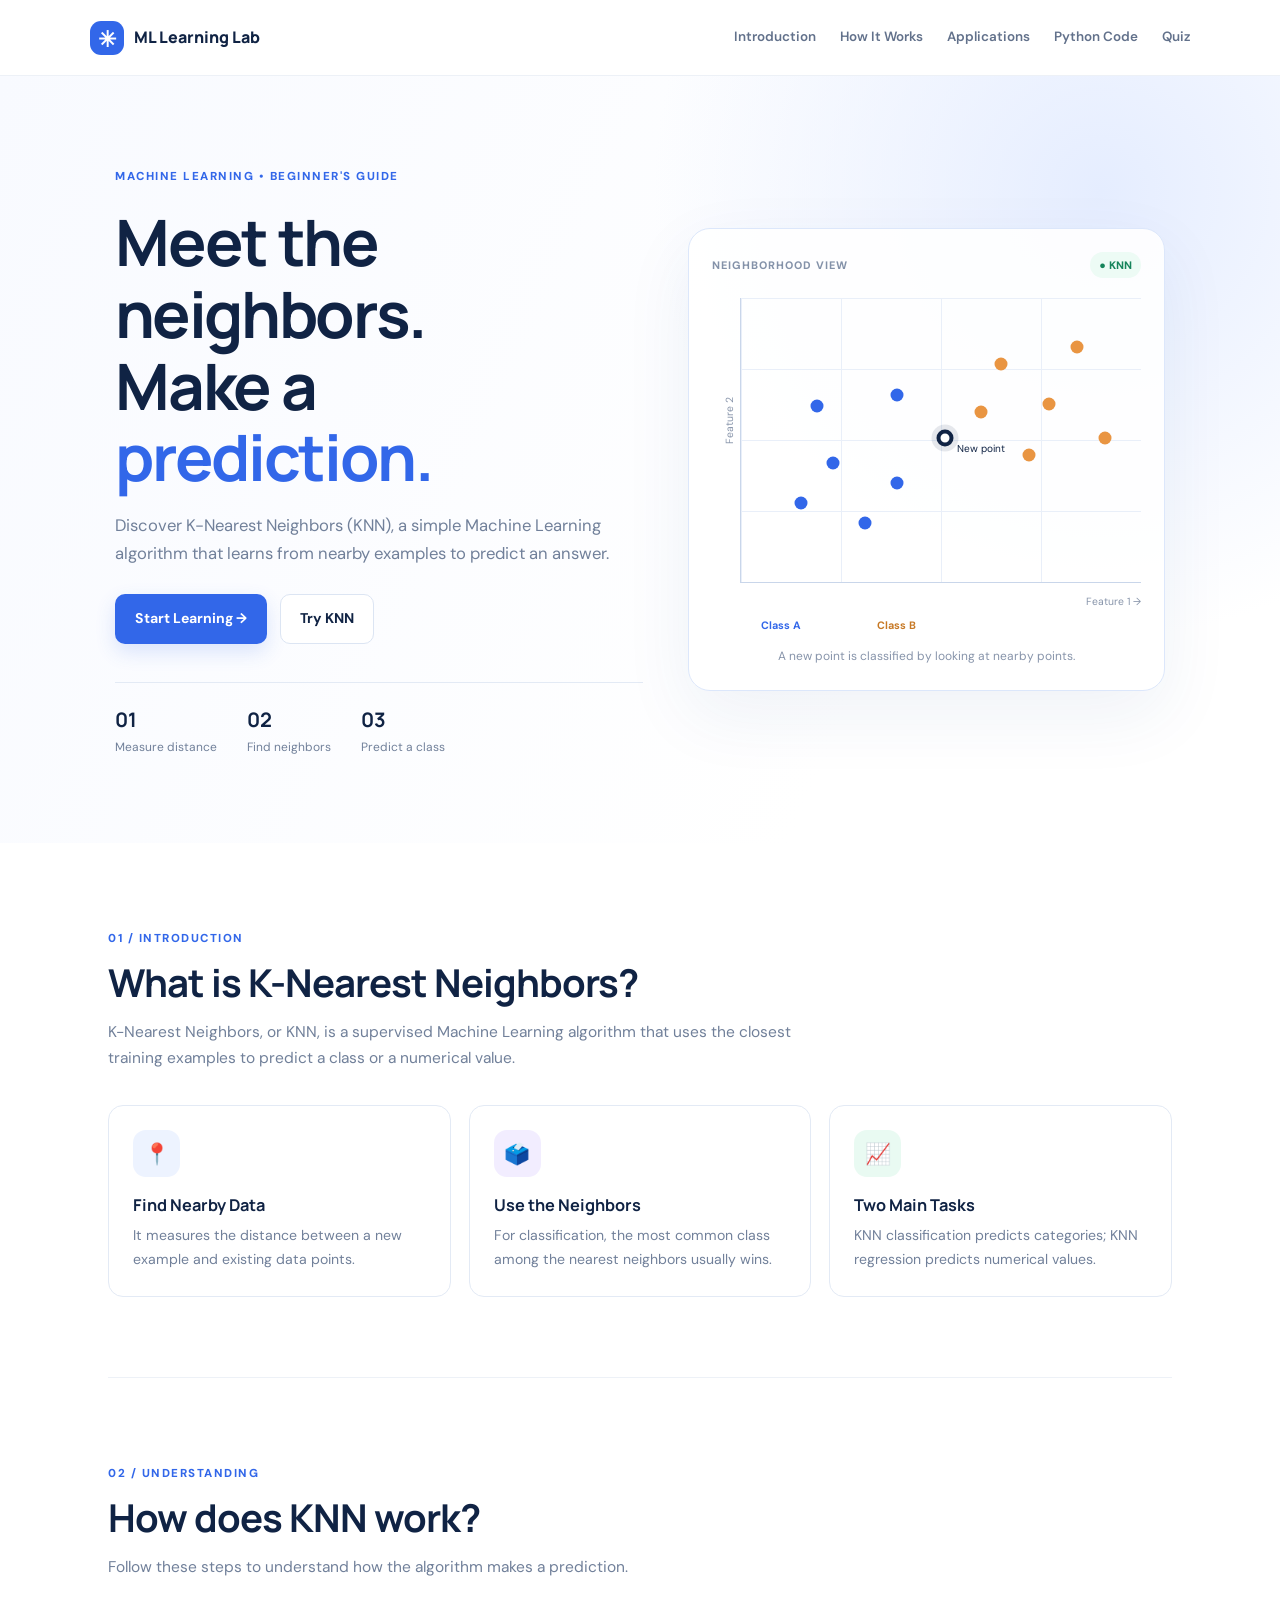
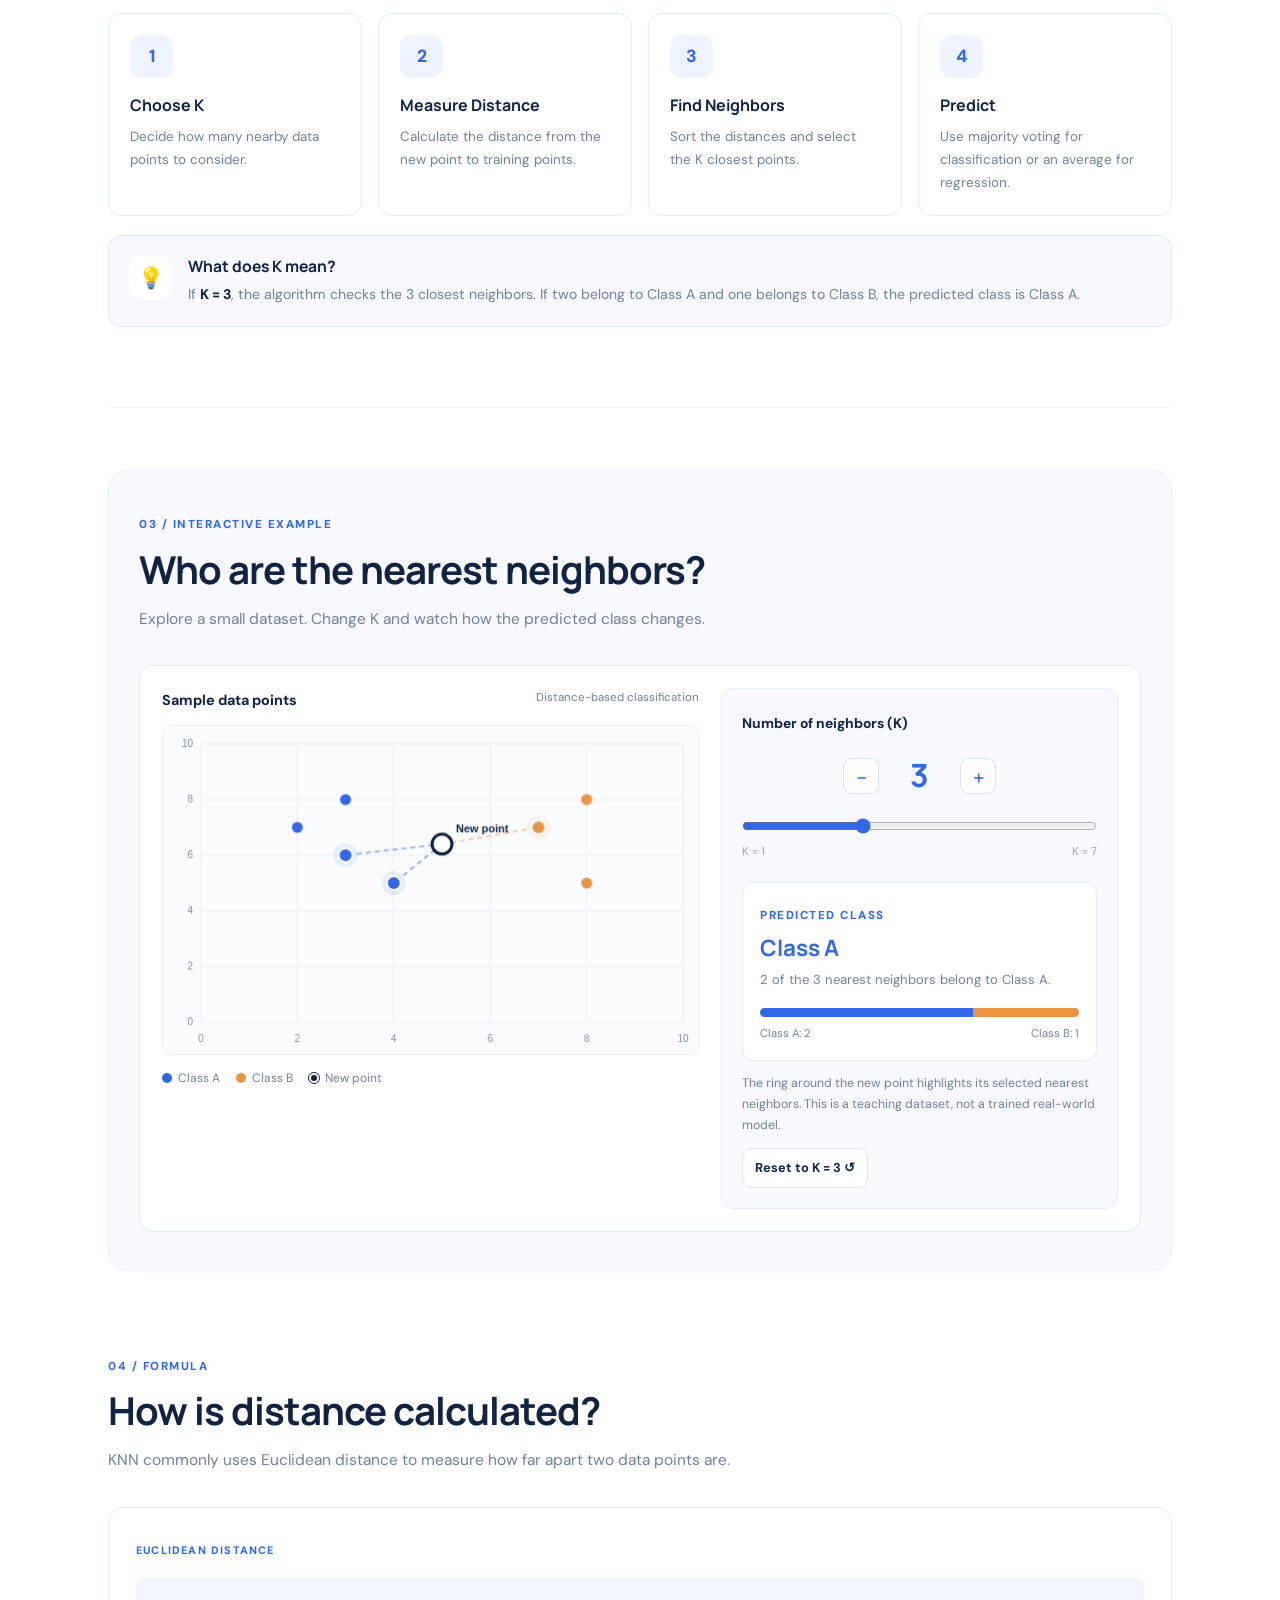
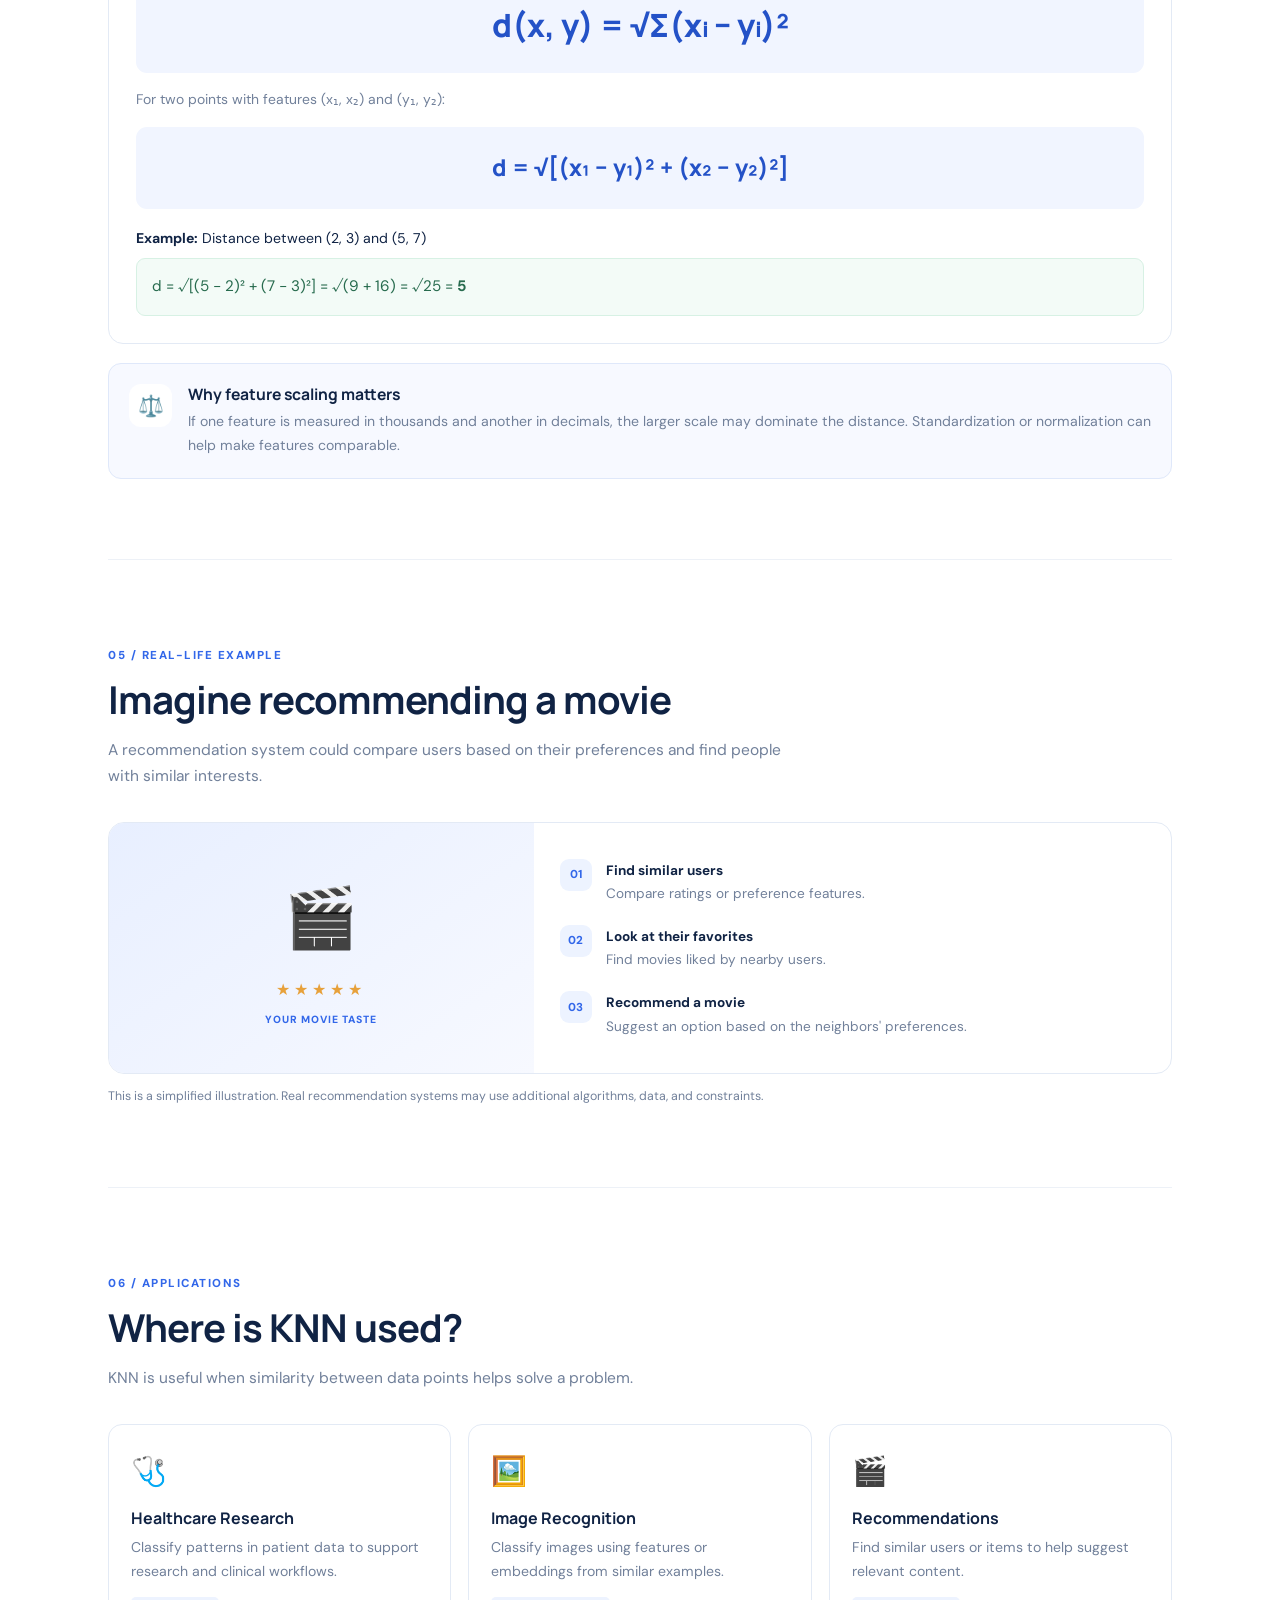
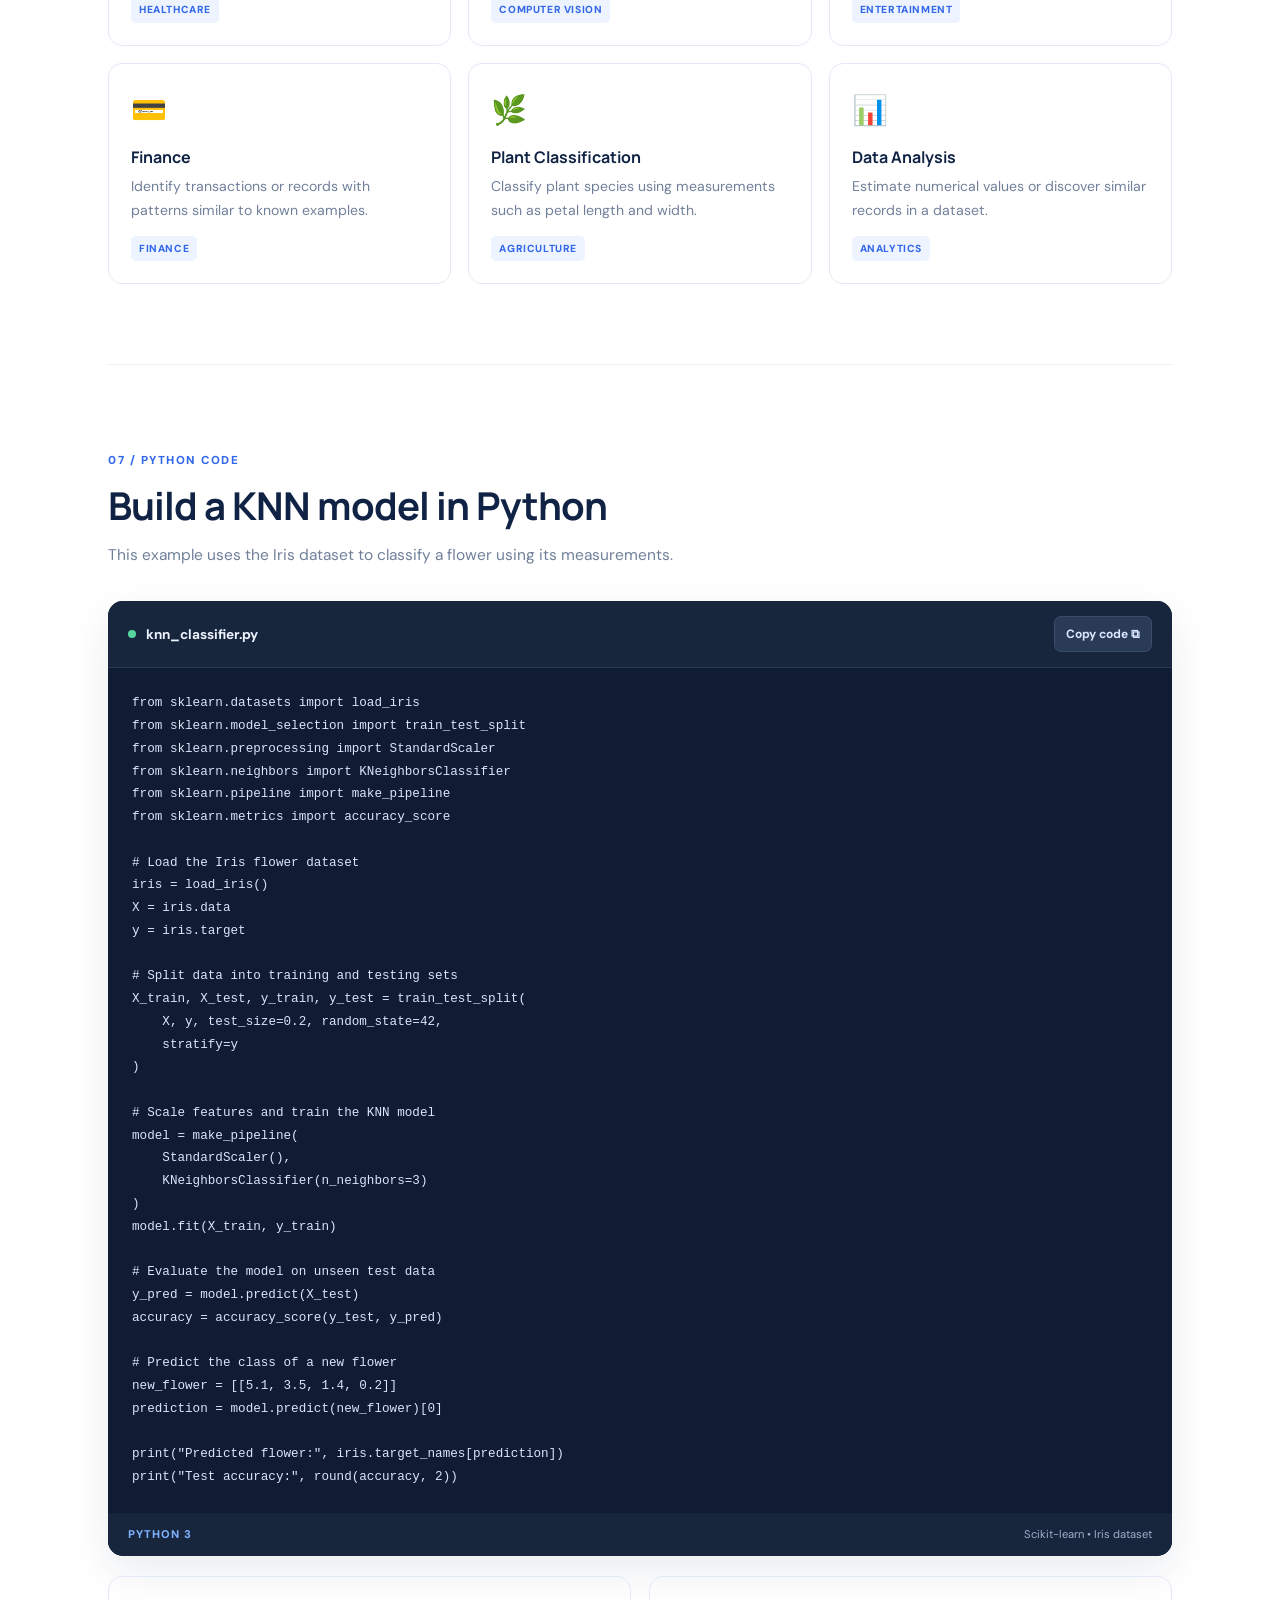
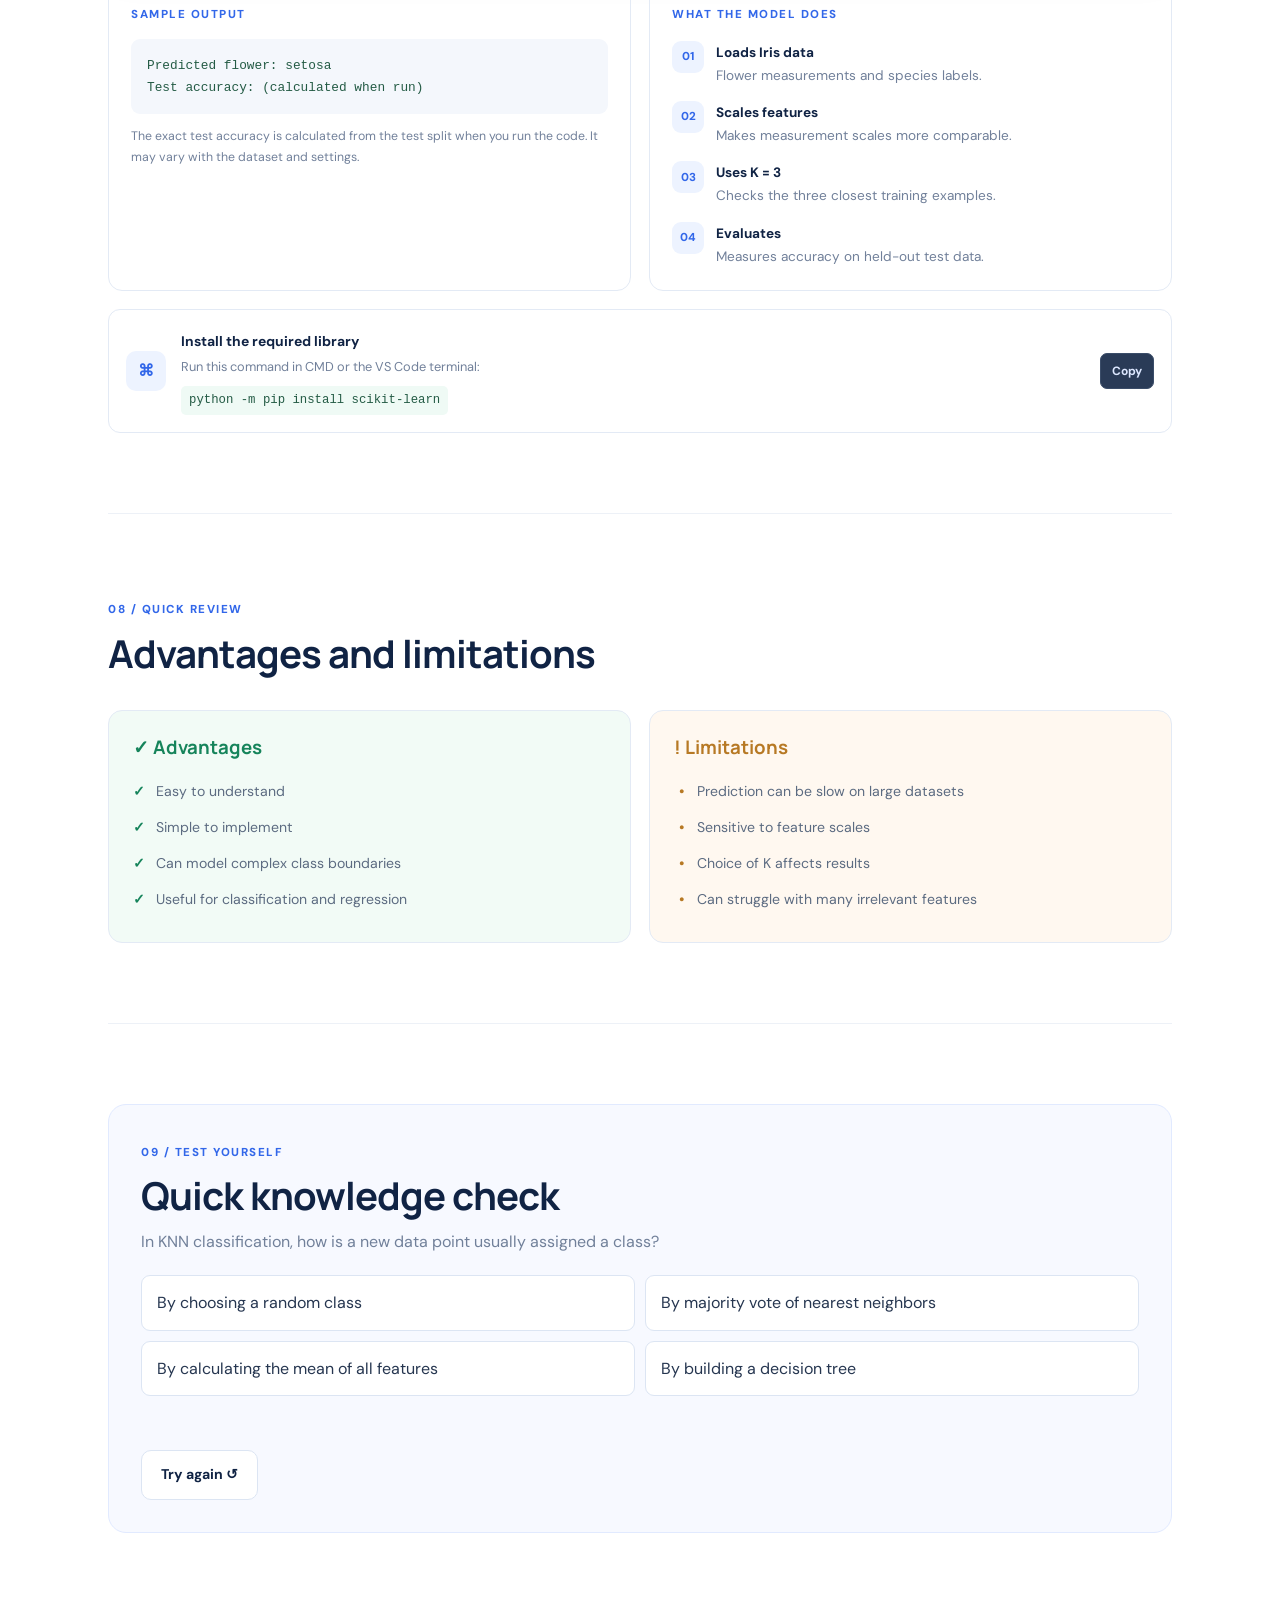
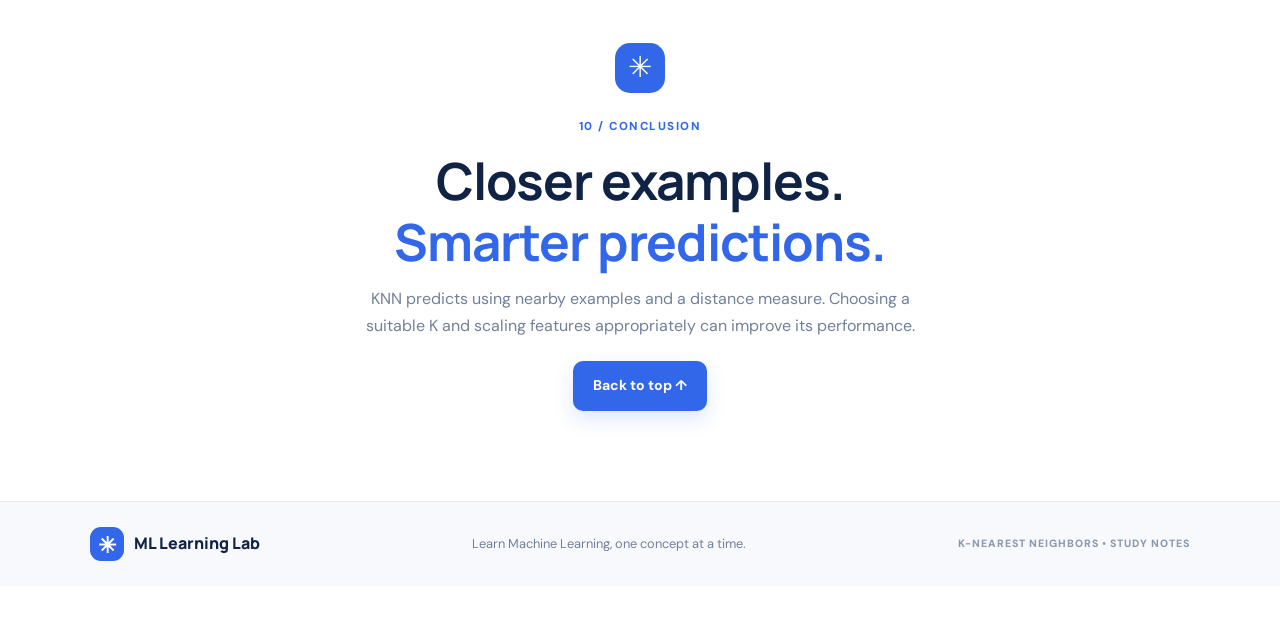
<file: knn-blog/index.html>
<!DOCTYPE html>
<html lang="en">
<head>
  <meta charset="UTF-8">
  <meta name="viewport" content="width=device-width, initial-scale=1.0">
  <meta name="description" content="Learn K-Nearest Neighbors with interactive examples, formulas, Python code, and visualizations.">
  <title>K-Nearest Neighbors | ML Learning Lab</title>
  <link rel="stylesheet" href="style.css">
</head>
<body>
  <header class="navbar">
    <a href="#home" class="brand"><span class="brand-icon">✳</span> ML Learning Lab</a>
    <button class="menu-toggle" id="menuToggle" aria-label="Toggle menu">☰</button>
    <nav id="navLinks">
      <a href="#intro">Introduction</a>
      <a href="#understanding">How It Works</a>
      <a href="#applications">Applications</a>
      <a href="#python">Python Code</a>
      <a href="#quiz">Quiz</a>
    </nav>
  </header>

  <main>
    <section class="hero" id="home">
      <div class="hero-content">
        <span class="eyebrow">MACHINE LEARNING • BEGINNER'S GUIDE</span>
        <h1>Meet the neighbors.<br>Make a <span>prediction.</span></h1>
        <p>
          Discover K-Nearest Neighbors (KNN), a simple Machine Learning
          algorithm that learns from nearby examples to predict an answer.
        </p>
        <div class="hero-actions">
          <a href="#intro" class="btn primary">Start Learning →</a>
          <a href="#knn-demo" class="btn secondary">Try KNN</a>
        </div>
        <div class="hero-stats">
          <div><strong>01</strong><span>Measure distance</span></div>
          <div><strong>02</strong><span>Find neighbors</span></div>
          <div><strong>03</strong><span>Predict a class</span></div>
        </div>
      </div>

      <div class="hero-visual">
        <div class="visual-top"><span>NEIGHBORHOOD VIEW</span><span class="live-pill">● KNN</span></div>
        <div class="scatter-art">
          <div class="axis-y">Feature 2</div>
          <div class="axis-x">Feature 1 →</div>
          <span class="point blue p1"></span><span class="point blue p2"></span>
          <span class="point blue p3"></span><span class="point blue p4"></span>
          <span class="point blue p5"></span><span class="point blue p6"></span>
          <span class="point orange p7"></span><span class="point orange p8"></span>
          <span class="point orange p9"></span><span class="point orange p10"></span>
          <span class="point orange p11"></span><span class="point orange p12"></span>
          <span class="point new-point"></span>
          <span class="legend blue-legend">Class A</span>
          <span class="legend orange-legend">Class B</span>
          <span class="new-label">New point</span>
        </div>
        <div class="visual-caption">A new point is classified by looking at nearby points.</div>
      </div>
    </section>

    <div class="page-wrap">
      <section class="section" id="intro">
        <div class="section-heading">
          <span class="eyebrow">01 / INTRODUCTION</span>
          <h2>What is K-Nearest Neighbors?</h2>
          <p>K-Nearest Neighbors, or KNN, is a supervised Machine Learning algorithm that uses the closest training examples to predict a class or a numerical value.</p>
        </div>
        <div class="feature-grid">
          <article class="feature-card">
            <div class="feature-icon blue">📍</div>
            <h3>Find Nearby Data</h3>
            <p>It measures the distance between a new example and existing data points.</p>
          </article>
          <article class="feature-card">
            <div class="feature-icon purple">🗳️</div>
            <h3>Use the Neighbors</h3>
            <p>For classification, the most common class among the nearest neighbors usually wins.</p>
          </article>
          <article class="feature-card">
            <div class="feature-icon green">📈</div>
            <h3>Two Main Tasks</h3>
            <p>KNN classification predicts categories; KNN regression predicts numerical values.</p>
          </article>
        </div>
      </section>

      <section class="section" id="understanding">
        <div class="section-heading">
          <span class="eyebrow">02 / UNDERSTANDING</span>
          <h2>How does KNN work?</h2>
          <p>Follow these steps to understand how the algorithm makes a prediction.</p>
        </div>
        <div class="steps">
          <article class="step"><span class="step-icon">1</span><h3>Choose K</h3><p>Decide how many nearby data points to consider.</p></article>
          <article class="step"><span class="step-icon">2</span><h3>Measure Distance</h3><p>Calculate the distance from the new point to training points.</p></article>
          <article class="step"><span class="step-icon">3</span><h3>Find Neighbors</h3><p>Sort the distances and select the K closest points.</p></article>
          <article class="step"><span class="step-icon">4</span><h3>Predict</h3><p>Use majority voting for classification or an average for regression.</p></article>
        </div>
        <div class="concept-card">
          <div class="concept-icon">💡</div>
          <div><h3>What does K mean?</h3><p>If <strong>K = 3</strong>, the algorithm checks the 3 closest neighbors. If two belong to Class A and one belongs to Class B, the predicted class is Class A.</p></div>
        </div>
      </section>

      <section class="section demo-section" id="knn-demo">
        <div class="section-heading">
          <span class="eyebrow">03 / INTERACTIVE EXAMPLE</span>
          <h2>Who are the nearest neighbors?</h2>
          <p>Explore a small dataset. Change K and watch how the predicted class changes.</p>
        </div>
        <div class="demo-card">
          <div class="demo-left">
            <div class="chart-heading"><strong>Sample data points</strong><span>Distance-based classification</span></div>
            <canvas id="knnCanvas" aria-label="Interactive scatter plot showing data points, their distances, and the selected nearest neighbors"></canvas>
            <div class="chart-legend">
              <span><i class="legend-dot class-a"></i> Class A</span>
              <span><i class="legend-dot class-b"></i> Class B</span>
              <span><i class="legend-dot query-dot"></i> New point</span>
            </div>
          </div>
          <div class="demo-right">
            <label for="kValue">Number of neighbors (K)</label>
            <div class="k-picker">
              <button id="kMinus" aria-label="Decrease K">−</button>
              <strong id="kNumber">3</strong>
              <button id="kPlus" aria-label="Increase K">+</button>
            </div>
            <input id="kSlider" type="range" min="1" max="7" value="3" step="1">
            <div class="range-labels"><span>K = 1</span><span>K = 7</span></div>
            <div class="vote-box">
              <span class="eyebrow">PREDICTED CLASS</span>
              <h3 id="predictedClass">Class A</h3>
              <p id="voteExplanation">2 of the 3 nearest neighbors belong to Class A.</p>
              <div class="vote-bar"><div id="voteBarA"></div><div id="voteBarB"></div></div>
              <div class="vote-labels"><span id="countA">Class A: 2</span><span id="countB">Class B: 1</span></div>
            </div>
            <p class="note">The ring around the new point highlights its selected nearest neighbors. This is a teaching dataset, not a trained real-world model.</p>
            <button class="btn secondary reset-btn" id="resetK">Reset to K = 3 ↺</button>
          </div>
        </div>
      </section>

      <section class="section" id="formula">
        <div class="section-heading">
          <span class="eyebrow">04 / FORMULA</span>
          <h2>How is distance calculated?</h2>
          <p>KNN commonly uses Euclidean distance to measure how far apart two data points are.</p>
        </div>
        <div class="formula-card">
          <span class="formula-label">EUCLIDEAN DISTANCE</span>
          <div class="formula">d(x, y) = √Σ(xᵢ − yᵢ)²</div>
          <p>For two points with features (x₁, x₂) and (y₁, y₂):</p>
          <div class="formula small-formula">d = √[(x₁ − y₁)² + (x₂ − y₂)²]</div>
          <div class="formula-example"><strong>Example:</strong> Distance between (2, 3) and (5, 7)</div>
          <div class="calculation">d = √[(5 − 2)² + (7 − 3)²] = √(9 + 16) = √25 = <strong>5</strong></div>
        </div>
        <div class="concept-card">
          <div class="concept-icon">⚖️</div>
          <div><h3>Why feature scaling matters</h3><p>If one feature is measured in thousands and another in decimals, the larger scale may dominate the distance. Standardization or normalization can help make features comparable.</p></div>
        </div>
      </section>

      <section class="section" id="real-life">
        <div class="section-heading">
          <span class="eyebrow">05 / REAL-LIFE EXAMPLE</span>
          <h2>Imagine recommending a movie</h2>
          <p>A recommendation system could compare users based on their preferences and find people with similar interests.</p>
        </div>
        <div class="story-card">
          <div class="story-visual">
            <div class="movie-icon">🎬</div>
            <div class="movie-stars">★★★★★</div>
            <span>YOUR MOVIE TASTE</span>
          </div>
          <div class="story-steps">
            <div><span>01</span><p><strong>Find similar users</strong><br>Compare ratings or preference features.</p></div>
            <div><span>02</span><p><strong>Look at their favorites</strong><br>Find movies liked by nearby users.</p></div>
            <div><span>03</span><p><strong>Recommend a movie</strong><br>Suggest an option based on the neighbors' preferences.</p></div>
          </div>
        </div>
        <p class="note">This is a simplified illustration. Real recommendation systems may use additional algorithms, data, and constraints.</p>
      </section>

      <section class="section" id="applications">
        <div class="section-heading">
          <span class="eyebrow">06 / APPLICATIONS</span>
          <h2>Where is KNN used?</h2>
          <p>KNN is useful when similarity between data points helps solve a problem.</p>
        </div>
        <div class="application-grid">
          <article class="application-card"><span>🩺</span><h3>Healthcare Research</h3><p>Classify patterns in patient data to support research and clinical workflows.</p><small>HEALTHCARE</small></article>
          <article class="application-card"><span>🖼️</span><h3>Image Recognition</h3><p>Classify images using features or embeddings from similar examples.</p><small>COMPUTER VISION</small></article>
          <article class="application-card"><span>🎬</span><h3>Recommendations</h3><p>Find similar users or items to help suggest relevant content.</p><small>ENTERTAINMENT</small></article>
          <article class="application-card"><span>💳</span><h3>Finance</h3><p>Identify transactions or records with patterns similar to known examples.</p><small>FINANCE</small></article>
          <article class="application-card"><span>🌿</span><h3>Plant Classification</h3><p>Classify plant species using measurements such as petal length and width.</p><small>AGRICULTURE</small></article>
          <article class="application-card"><span>📊</span><h3>Data Analysis</h3><p>Estimate numerical values or discover similar records in a dataset.</p><small>ANALYTICS</small></article>
        </div>
      </section>

      <section class="section" id="python">
        <div class="section-heading">
          <span class="eyebrow">07 / PYTHON CODE</span>
          <h2>Build a KNN model in Python</h2>
          <p>This example uses the Iris dataset to classify a flower using its measurements.</p>
        </div>
        <div class="code-card">
          <div class="code-header"><div><span class="live-dot"></span><strong>knn_classifier.py</strong></div><button class="copy-button" data-copy="pythonCode">Copy code ⧉</button></div>
          <pre><code id="pythonCode">from sklearn.datasets import load_iris
from sklearn.model_selection import train_test_split
from sklearn.preprocessing import StandardScaler
from sklearn.neighbors import KNeighborsClassifier
from sklearn.pipeline import make_pipeline
from sklearn.metrics import accuracy_score

# Load the Iris flower dataset
iris = load_iris()
X = iris.data
y = iris.target

# Split data into training and testing sets
X_train, X_test, y_train, y_test = train_test_split(
    X, y, test_size=0.2, random_state=42,
    stratify=y
)

# Scale features and train the KNN model
model = make_pipeline(
    StandardScaler(),
    KNeighborsClassifier(n_neighbors=3)
)
model.fit(X_train, y_train)

# Evaluate the model on unseen test data
y_pred = model.predict(X_test)
accuracy = accuracy_score(y_test, y_pred)

# Predict the class of a new flower
new_flower = [[5.1, 3.5, 1.4, 0.2]]
prediction = model.predict(new_flower)[0]

print("Predicted flower:", iris.target_names[prediction])
print("Test accuracy:", round(accuracy, 2))</code></pre>
          <div class="code-footer"><span>PYTHON 3</span><span>Scikit-learn • Iris dataset</span></div>
        </div>
        <div class="output-grid">
          <div class="output-card">
            <span class="eyebrow">SAMPLE OUTPUT</span>
            <pre>Predicted flower: setosa
Test accuracy: (calculated when run)</pre>
            <p class="note">The exact test accuracy is calculated from the test split when you run the code. It may vary with the dataset and settings.</p>
          </div>
          <div class="output-card">
            <span class="eyebrow">WHAT THE MODEL DOES</span>
            <div class="result-list">
              <div><span>01</span><p><strong>Loads Iris data</strong><br>Flower measurements and species labels.</p></div>
              <div><span>02</span><p><strong>Scales features</strong><br>Makes measurement scales more comparable.</p></div>
              <div><span>03</span><p><strong>Uses K = 3</strong><br>Checks the three closest training examples.</p></div>
              <div><span>04</span><p><strong>Evaluates</strong><br>Measures accuracy on held-out test data.</p></div>
            </div>
          </div>
        </div>
        <div class="install-note"><span>⌘</span><div><strong>Install the required library</strong><p>Run this command in CMD or the VS Code terminal:</p><code>python -m pip install scikit-learn</code></div><button class="copy-button" data-copy="installCommand">Copy</button><span id="installCommand" class="hidden">python -m pip install scikit-learn</span></div>
      </section>

      <section class="section" id="pros-cons">
        <div class="section-heading">
          <span class="eyebrow">08 / QUICK REVIEW</span>
          <h2>Advantages and limitations</h2>
        </div>
        <div class="pros-cons">
          <div class="pros"><h3>✓ Advantages</h3><ul><li>Easy to understand</li><li>Simple to implement</li><li>Can model complex class boundaries</li><li>Useful for classification and regression</li></ul></div>
          <div class="cons"><h3>! Limitations</h3><ul><li>Prediction can be slow on large datasets</li><li>Sensitive to feature scales</li><li>Choice of K affects results</li><li>Can struggle with many irrelevant features</li></ul></div>
        </div>
      </section>

      <section class="section quiz-section" id="quiz">
        <div class="quiz-card">
          <span class="eyebrow">09 / TEST YOURSELF</span>
          <h2>Quick knowledge check</h2>
          <p>In KNN classification, how is a new data point usually assigned a class?</p>
          <div class="quiz-options">
            <button class="quiz-option" data-answer="wrong">By choosing a random class</button>
            <button class="quiz-option" data-answer="correct">By majority vote of nearest neighbors</button>
            <button class="quiz-option" data-answer="wrong">By calculating the mean of all features</button>
            <button class="quiz-option" data-answer="wrong">By building a decision tree</button>
          </div>
          <div id="quizFeedback" class="quiz-feedback" aria-live="polite"></div>
          <button class="btn secondary" id="quizReset">Try again ↺</button>
        </div>
      </section>

      <section class="conclusion">
        <div class="conclusion-mark">✳</div>
        <span class="eyebrow">10 / CONCLUSION</span>
        <h2>Closer examples.<br><span>Smarter predictions.</span></h2>
        <p>KNN predicts using nearby examples and a distance measure. Choosing a suitable K and scaling features appropriately can improve its performance.</p>
        <a href="#home" class="btn primary">Back to top ↑</a>
      </section>
    </div>
  </main>

  <footer>
    <a href="#home" class="brand"><span class="brand-icon">✳</span> ML Learning Lab</a>
    <p>Learn Machine Learning, one concept at a time.</p>
    <span>K-NEAREST NEIGHBORS • STUDY NOTES</span>
  </footer>
  <div class="toast" id="toast" role="status">Copied!</div>
  <script src="script.js"></script>
</body>
</html>
</file>
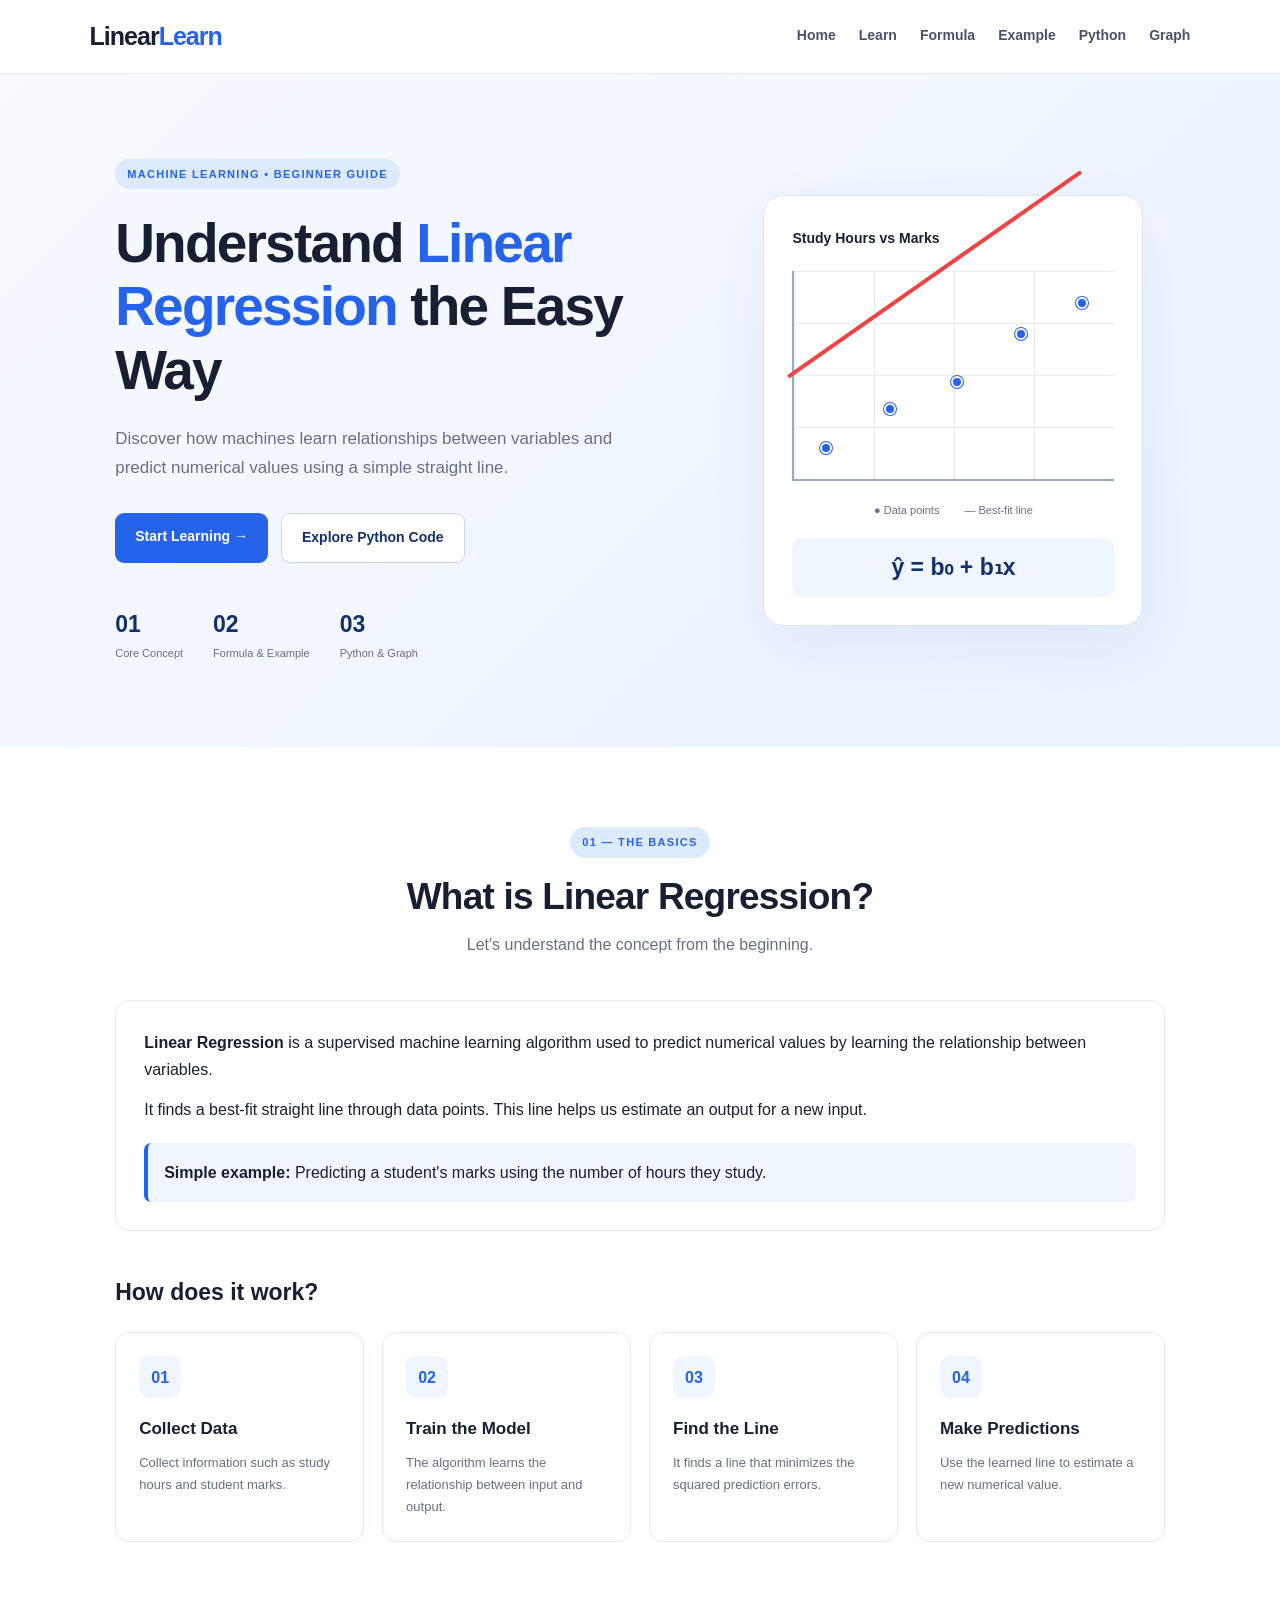
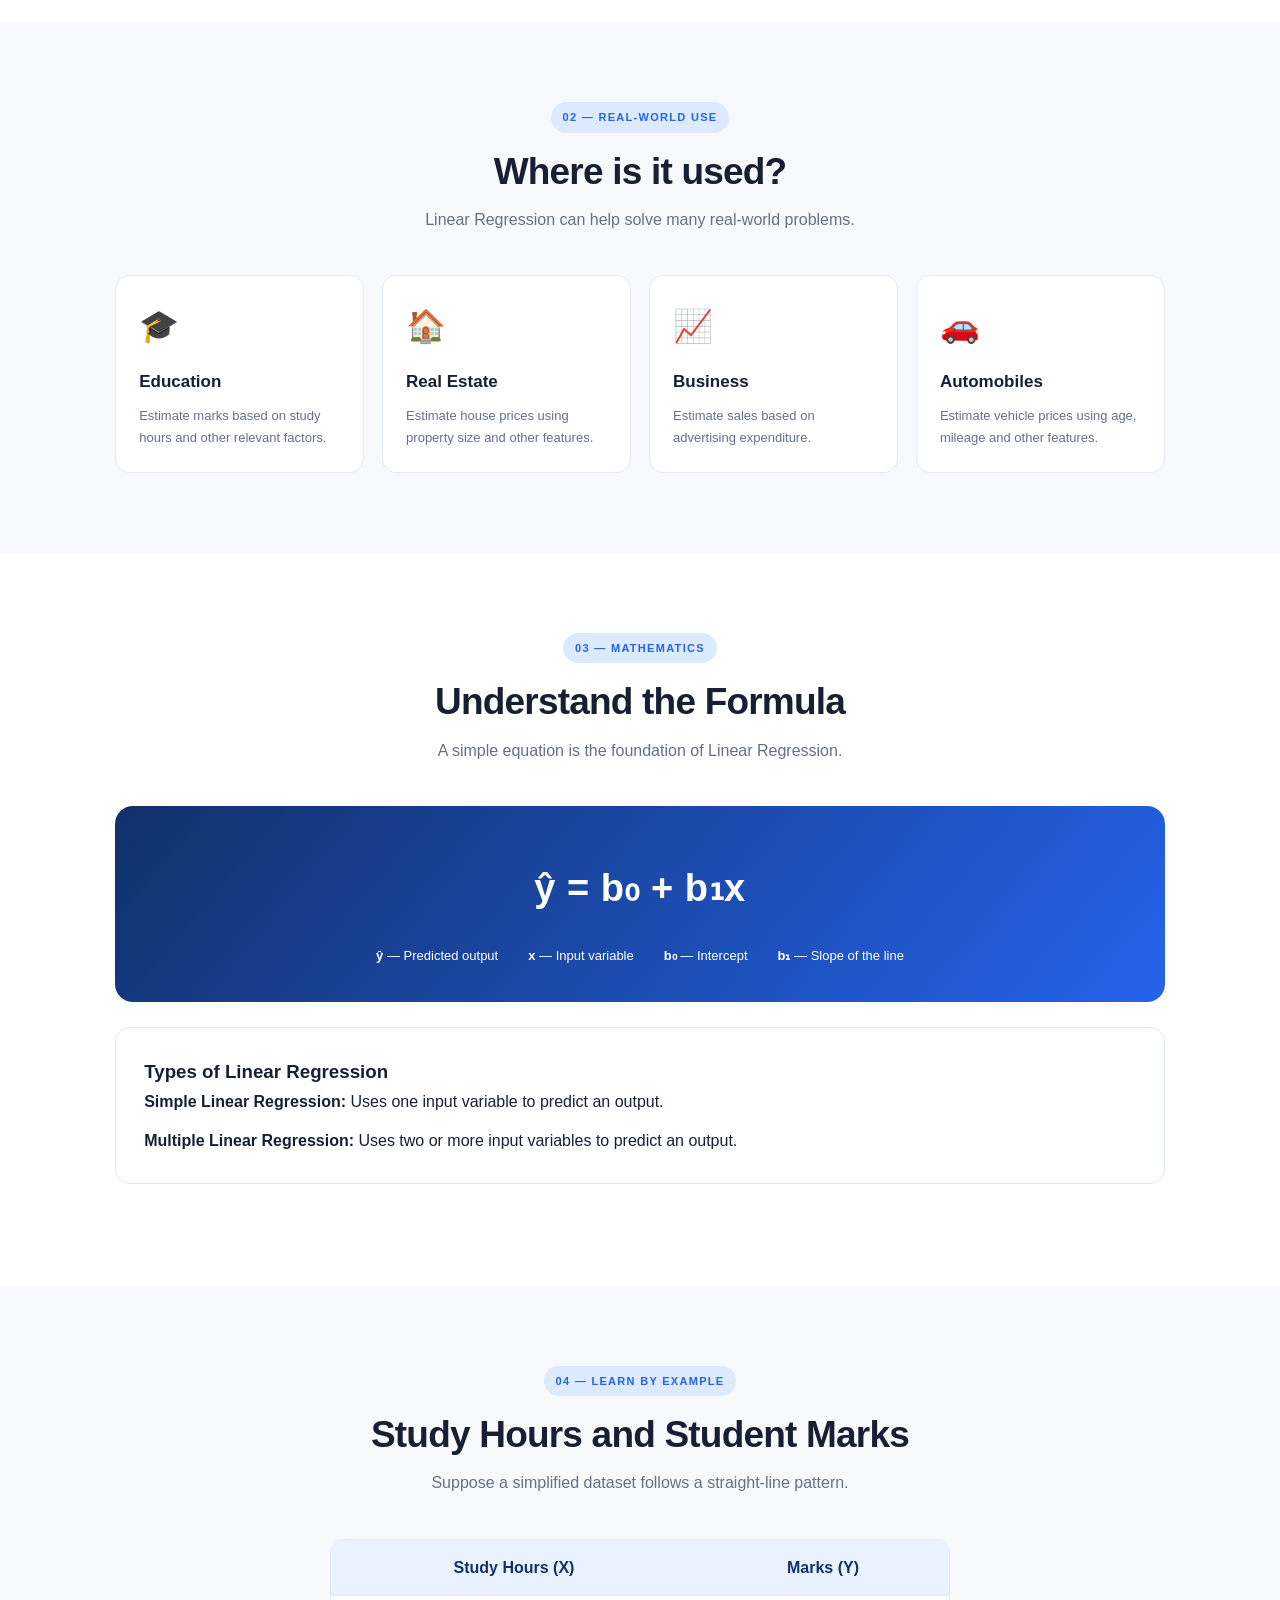
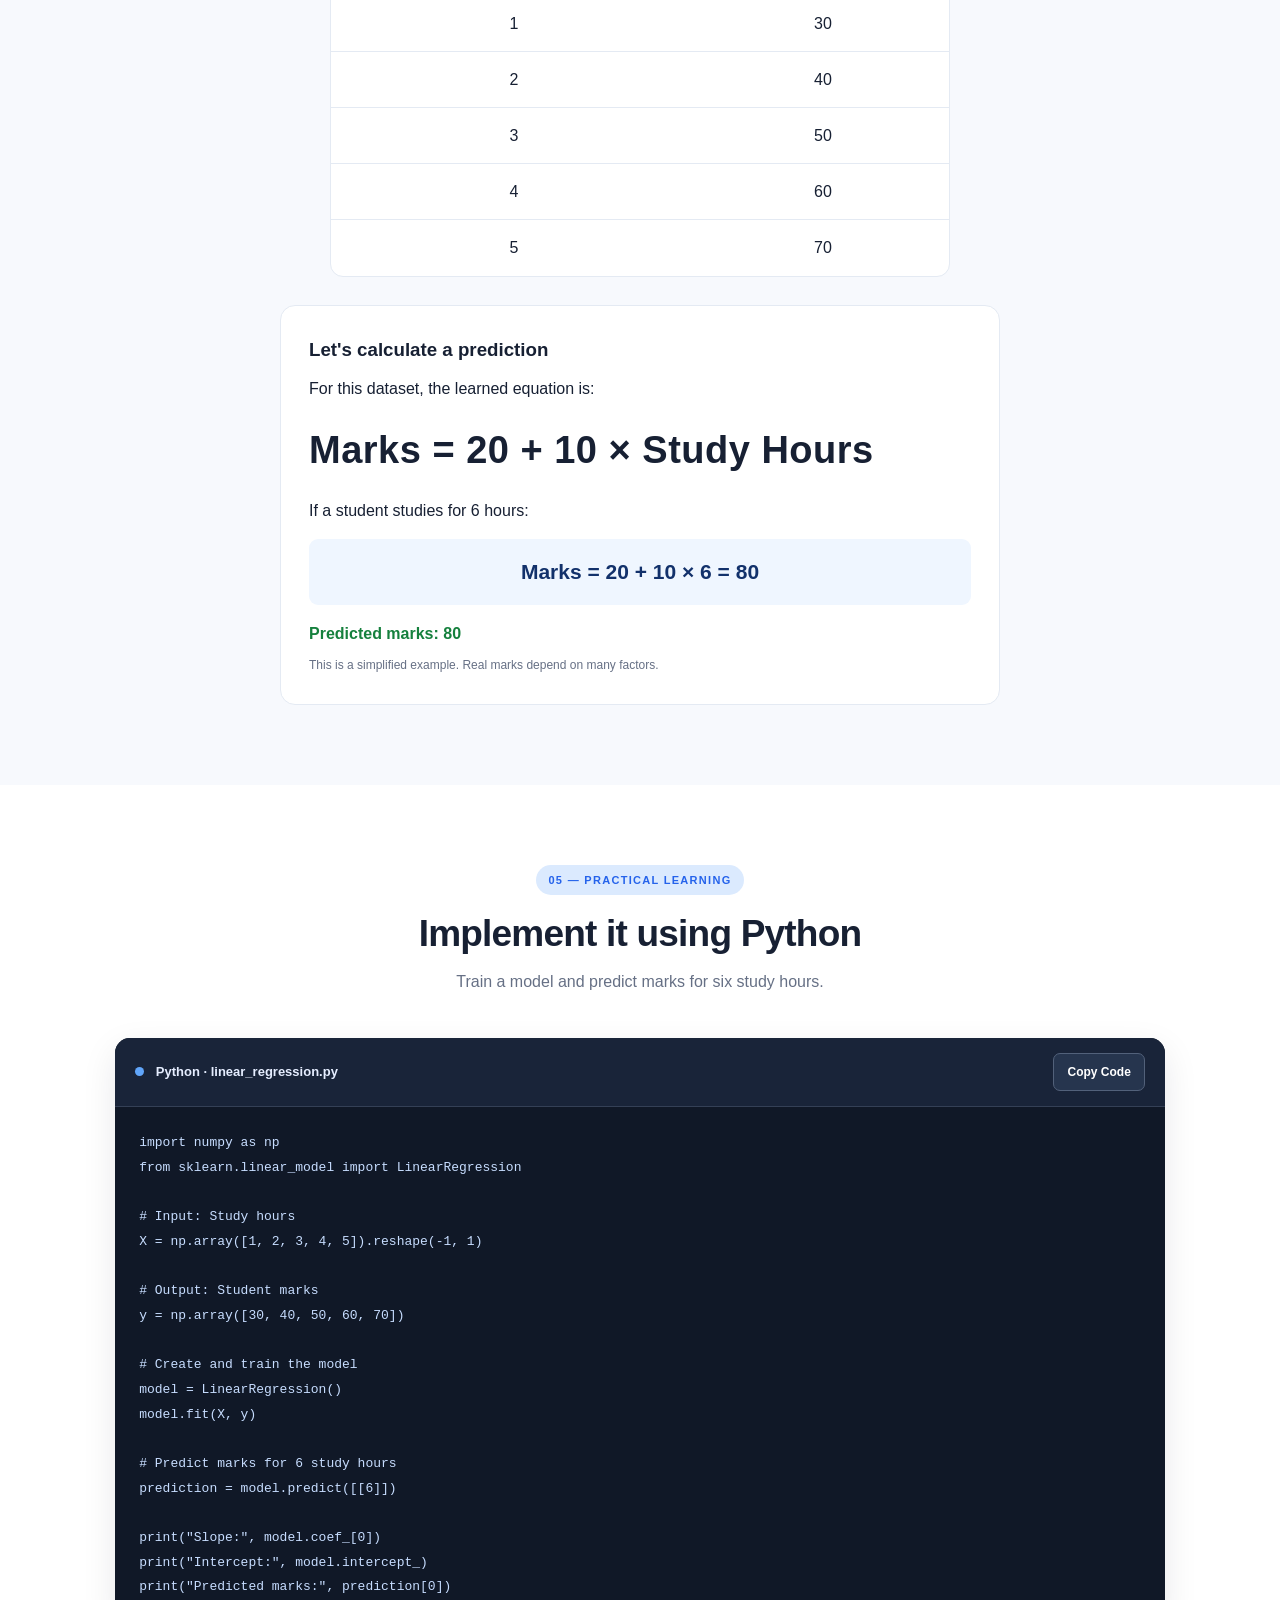
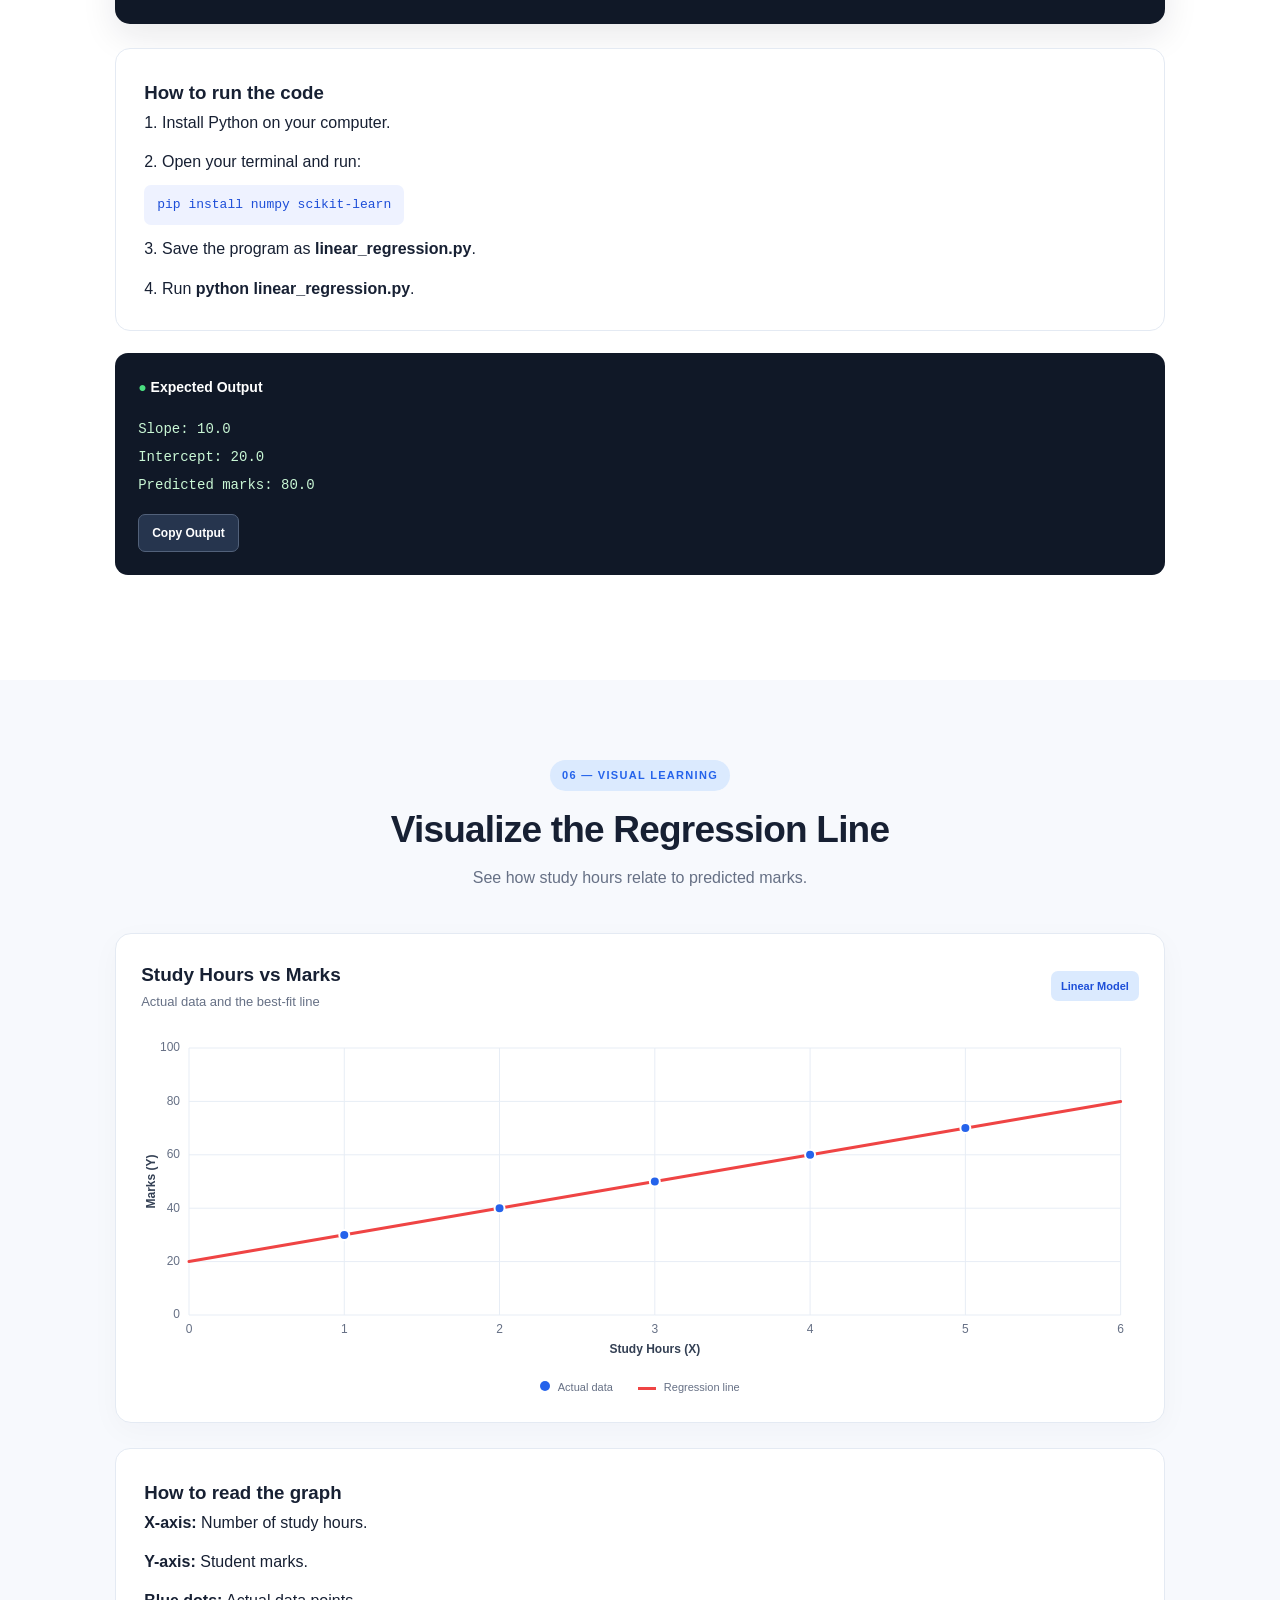
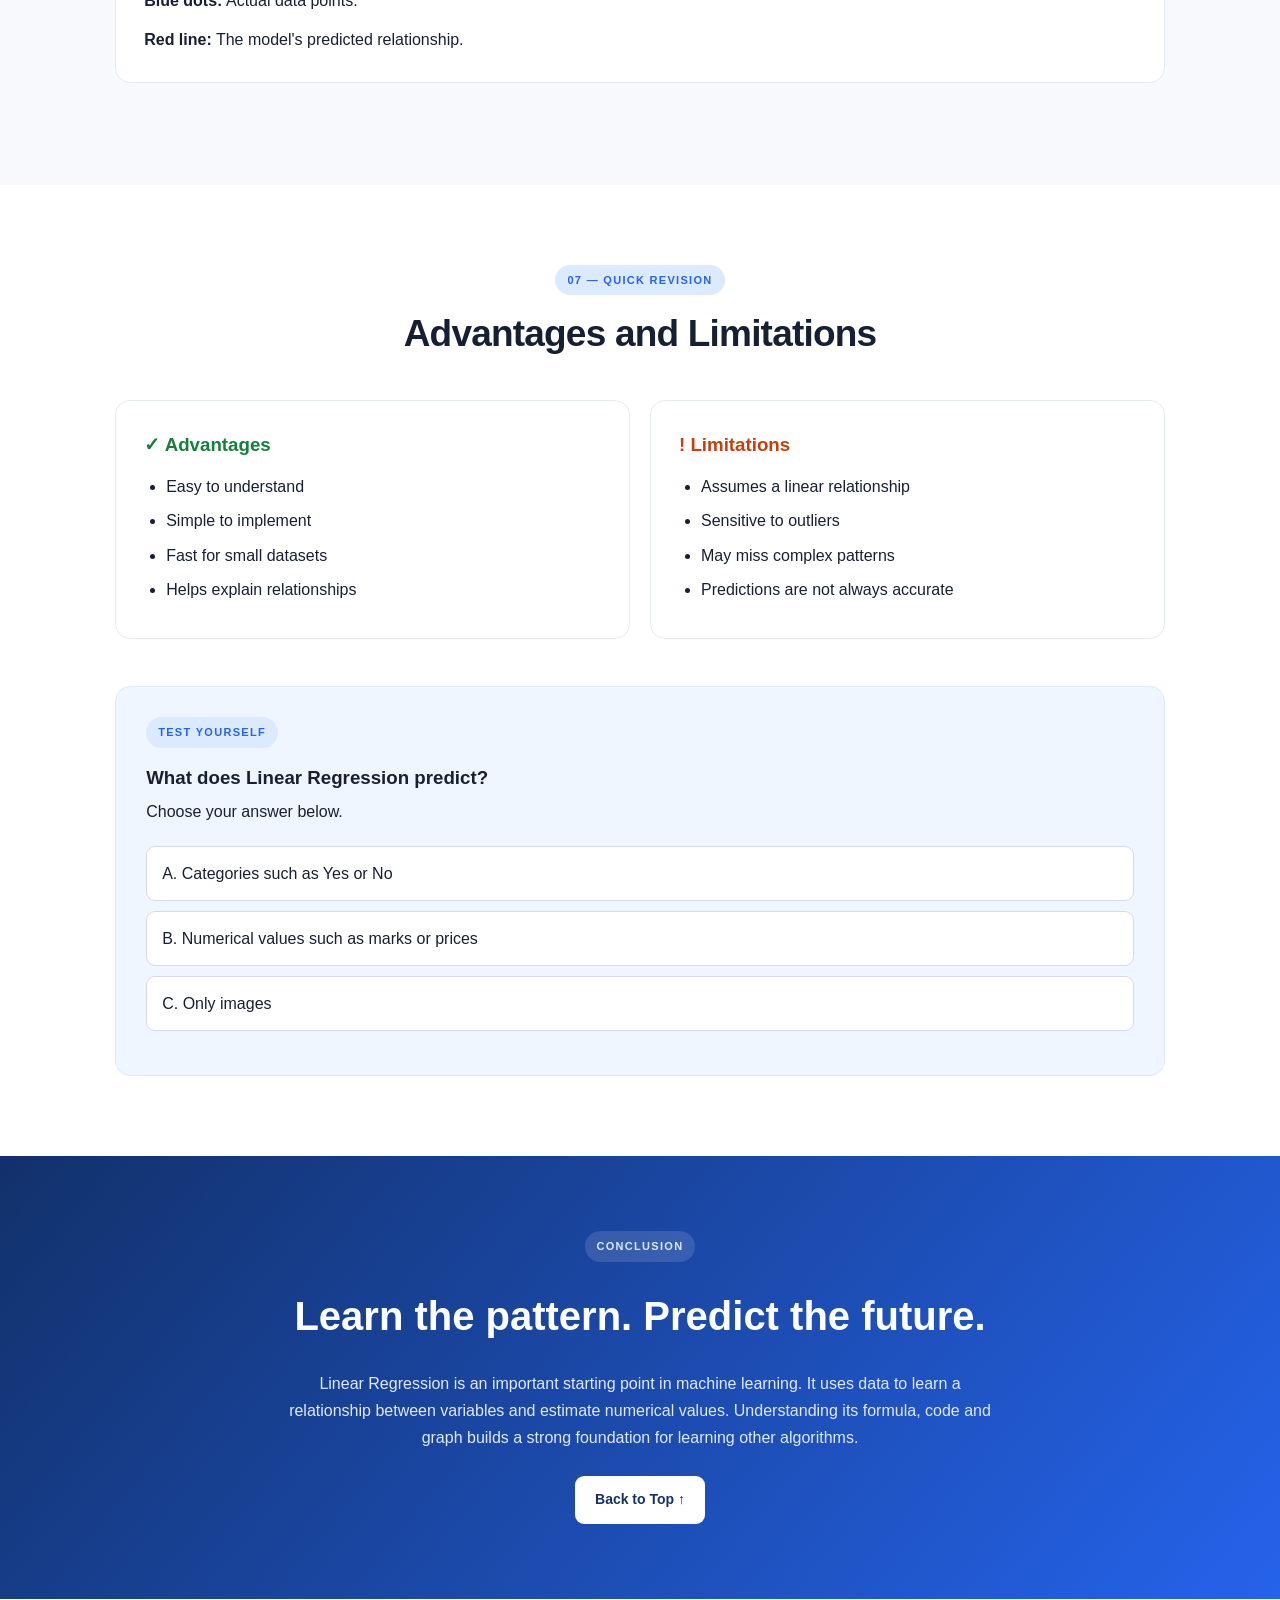
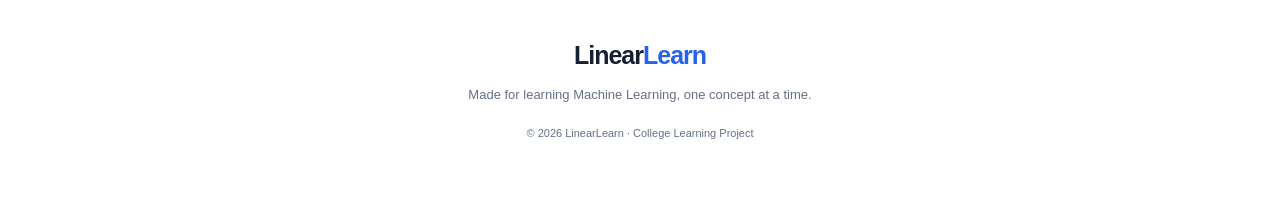
<file: linear-regression-blog/index.html>
<!DOCTYPE html>
<html lang="en">
<head>
  <meta charset="UTF-8">
  <meta name="viewport" content="width=device-width, initial-scale=1.0">
  <meta name="description" content="A beginner-friendly guide to Linear Regression with formulas, Python code, examples and graphs.">
  <title>LinearLearn | Linear Regression Blog</title>
  <link rel="stylesheet" href="style.css">
</head>
<body>

  <header class="navbar">
    <a href="#home" class="logo">Linear<span>Learn</span></a>
    <button class="menu-toggle" id="menuToggle" aria-label="Toggle navigation">☰</button>
    <nav id="navigation">
      <a href="#home">Home</a>
      <a href="#learn">Learn</a>
      <a href="#formula">Formula</a>
      <a href="#example">Example</a>
      <a href="#python">Python</a>
      <a href="#graph">Graph</a>
    </nav>
  </header>

  <main>
    <section class="hero" id="home">
      <div class="hero-content">
        <span class="tag">MACHINE LEARNING • BEGINNER GUIDE</span>
        <h1>Understand <span>Linear Regression</span> the Easy Way</h1>
        <p>
          Discover how machines learn relationships between variables
          and predict numerical values using a simple straight line.
        </p>
        <div class="hero-buttons">
          <a href="#learn" class="btn primary">Start Learning →</a>
          <a href="#python" class="btn secondary">Explore Python Code</a>
        </div>
        <div class="hero-stats">
          <div><strong>01</strong><small>Core Concept</small></div>
          <div><strong>02</strong><small>Formula & Example</small></div>
          <div><strong>03</strong><small>Python & Graph</small></div>
        </div>
      </div>
      <div class="hero-visual">
        <div class="chart-card">
          <span class="chart-label">Study Hours vs Marks</span>
          <div class="mini-chart">
            <div class="chart-line"></div>
            <span class="dot d1"></span>
            <span class="dot d2"></span>
            <span class="dot d3"></span>
            <span class="dot d4"></span>
            <span class="dot d5"></span>
          </div>
          <div class="chart-legend">
            <span>● Data points</span>
            <span>— Best-fit line</span>
          </div>
          <div class="formula-mini">ŷ = b₀ + b₁x</div>
        </div>
      </div>
    </section>

    <section class="section" id="learn">
      <div class="section-heading">
        <span class="tag">01 — THE BASICS</span>
        <h2>What is Linear Regression?</h2>
        <p>Let's understand the concept from the beginning.</p>
      </div>
      <div class="info-card">
        <p>
          <strong>Linear Regression</strong> is a supervised machine learning
          algorithm used to predict numerical values by learning the
          relationship between variables.
        </p>
        <p>
          It finds a best-fit straight line through data points. This line
          helps us estimate an output for a new input.
        </p>
        <div class="highlight">
          <strong>Simple example:</strong> Predicting a student's marks
          using the number of hours they study.
        </div>
      </div>

      <h3 class="subheading">How does it work?</h3>
      <div class="steps-grid">
        <article class="step-card">
          <span class="step-number">01</span>
          <h3>Collect Data</h3>
          <p>Collect information such as study hours and student marks.</p>
        </article>
        <article class="step-card">
          <span class="step-number">02</span>
          <h3>Train the Model</h3>
          <p>The algorithm learns the relationship between input and output.</p>
        </article>
        <article class="step-card">
          <span class="step-number">03</span>
          <h3>Find the Line</h3>
          <p>It finds a line that minimizes the squared prediction errors.</p>
        </article>
        <article class="step-card">
          <span class="step-number">04</span>
          <h3>Make Predictions</h3>
          <p>Use the learned line to estimate a new numerical value.</p>
        </article>
      </div>
    </section>

    <section class="section alternate" id="applications">
      <div class="section-heading">
        <span class="tag">02 — REAL-WORLD USE</span>
        <h2>Where is it used?</h2>
        <p>Linear Regression can help solve many real-world problems.</p>
      </div>
      <div class="applications-grid">
        <article class="app-card">
          <div class="app-icon">🎓</div>
          <h3>Education</h3>
          <p>Estimate marks based on study hours and other relevant factors.</p>
        </article>
        <article class="app-card">
          <div class="app-icon">🏠</div>
          <h3>Real Estate</h3>
          <p>Estimate house prices using property size and other features.</p>
        </article>
        <article class="app-card">
          <div class="app-icon">📈</div>
          <h3>Business</h3>
          <p>Estimate sales based on advertising expenditure.</p>
        </article>
        <article class="app-card">
          <div class="app-icon">🚗</div>
          <h3>Automobiles</h3>
          <p>Estimate vehicle prices using age, mileage and other features.</p>
        </article>
      </div>
    </section>

    <section class="section" id="formula">
      <div class="section-heading">
        <span class="tag">03 — MATHEMATICS</span>
        <h2>Understand the Formula</h2>
        <p>A simple equation is the foundation of Linear Regression.</p>
      </div>
      <div class="formula-card">
        <div class="big-formula">ŷ = b₀ + b₁x</div>
        <div class="formula-details">
          <p><strong>ŷ</strong> — Predicted output</p>
          <p><strong>x</strong> — Input variable</p>
          <p><strong>b₀</strong> — Intercept</p>
          <p><strong>b₁</strong> — Slope of the line</p>
        </div>
      </div>
      <div class="info-card">
        <h3>Types of Linear Regression</h3>
        <p><strong>Simple Linear Regression:</strong> Uses one input variable to predict an output.</p>
        <p><strong>Multiple Linear Regression:</strong> Uses two or more input variables to predict an output.</p>
      </div>
    </section>

    <section class="section alternate" id="example">
      <div class="section-heading">
        <span class="tag">04 — LEARN BY EXAMPLE</span>
        <h2>Study Hours and Student Marks</h2>
        <p>Suppose a simplified dataset follows a straight-line pattern.</p>
      </div>
      <div class="table-wrapper">
        <table>
          <thead>
            <tr><th>Study Hours (X)</th><th>Marks (Y)</th></tr>
          </thead>
          <tbody>
            <tr><td>1</td><td>30</td></tr>
            <tr><td>2</td><td>40</td></tr>
            <tr><td>3</td><td>50</td></tr>
            <tr><td>4</td><td>60</td></tr>
            <tr><td>5</td><td>70</td></tr>
          </tbody>
        </table>
      </div>
      <div class="example-box">
        <h3>Let's calculate a prediction</h3>
        <p>For this dataset, the learned equation is:</p>
        <div class="big-formula">Marks = 20 + 10 × Study Hours</div>
        <p>If a student studies for 6 hours:</p>
        <div class="calculation">Marks = 20 + 10 × 6 = 80</div>
        <p class="success-text">Predicted marks: 80</p>
        <p class="small-note">This is a simplified example. Real marks depend on many factors.</p>
      </div>
    </section>

    <section class="section" id="python">
      <div class="section-heading">
        <span class="tag">05 — PRACTICAL LEARNING</span>
        <h2>Implement it using Python</h2>
        <p>Train a model and predict marks for six study hours.</p>
      </div>
      <div class="code-card">
        <div class="code-header">
          <div class="code-title"><span class="language-dot"></span> Python · linear_regression.py</div>
          <button class="copy-btn" id="copyCode">Copy Code</button>
        </div>
        <pre><code id="pythonCode">import numpy as np
from sklearn.linear_model import LinearRegression

# Input: Study hours
X = np.array([1, 2, 3, 4, 5]).reshape(-1, 1)

# Output: Student marks
y = np.array([30, 40, 50, 60, 70])

# Create and train the model
model = LinearRegression()
model.fit(X, y)

# Predict marks for 6 study hours
prediction = model.predict([[6]])

print("Slope:", model.coef_[0])
print("Intercept:", model.intercept_)
print("Predicted marks:", prediction[0])</code></pre>
      </div>
      <div class="info-card">
        <h3>How to run the code</h3>
        <p>1. Install Python on your computer.</p>
        <p>2. Open your terminal and run:</p>
        <div class="inline-code">pip install numpy scikit-learn</div>
        <p>3. Save the program as <strong>linear_regression.py</strong>.</p>
        <p>4. Run <strong>python linear_regression.py</strong>.</p>
      </div>
      <div class="output-card">
        <div class="output-heading"><span>●</span> Expected Output</div>
        <pre id="pythonOutput">Slope: 10.0
Intercept: 20.0
Predicted marks: 80.0</pre>
        <button class="copy-btn light-copy" id="copyOutput">Copy Output</button>
      </div>
    </section>

    <section class="section alternate" id="graph">
      <div class="section-heading">
        <span class="tag">06 — VISUAL LEARNING</span>
        <h2>Visualize the Regression Line</h2>
        <p>See how study hours relate to predicted marks.</p>
      </div>
      <div class="graph-card">
        <div class="graph-heading">
          <div>
            <h3>Study Hours vs Marks</h3>
            <p>Actual data and the best-fit line</p>
          </div>
          <span class="graph-badge">Linear Model</span>
        </div>
        <canvas id="regressionChart" role="img"
          aria-label="Graph of study hours and marks with a straight regression line"></canvas>
        <div class="chart-legend">
          <span><i class="legend-dot"></i> Actual data</span>
          <span><i class="legend-line"></i> Regression line</span>
        </div>
      </div>
      <div class="info-card">
        <h3>How to read the graph</h3>
        <p><strong>X-axis:</strong> Number of study hours.</p>
        <p><strong>Y-axis:</strong> Student marks.</p>
        <p><strong>Blue dots:</strong> Actual data points.</p>
        <p><strong>Red line:</strong> The model's predicted relationship.</p>
      </div>
    </section>

    <section class="section" id="summary">
      <div class="section-heading">
        <span class="tag">07 — QUICK REVISION</span>
        <h2>Advantages and Limitations</h2>
      </div>
      <div class="two-column">
        <article class="info-card">
          <h3 class="green-heading">✓ Advantages</h3>
          <ul>
            <li>Easy to understand</li>
            <li>Simple to implement</li>
            <li>Fast for small datasets</li>
            <li>Helps explain relationships</li>
          </ul>
        </article>
        <article class="info-card">
          <h3 class="orange-heading">! Limitations</h3>
          <ul>
            <li>Assumes a linear relationship</li>
            <li>Sensitive to outliers</li>
            <li>May miss complex patterns</li>
            <li>Predictions are not always accurate</li>
          </ul>
        </article>
      </div>
      <div class="quiz-card">
        <span class="tag">TEST YOURSELF</span>
        <h3>What does Linear Regression predict?</h3>
        <p>Choose your answer below.</p>
        <div class="quiz-options">
          <button class="quiz-option" data-answer="wrong">A. Categories such as Yes or No</button>
          <button class="quiz-option" data-answer="correct">B. Numerical values such as marks or prices</button>
          <button class="quiz-option" data-answer="wrong">C. Only images</button>
        </div>
        <p id="quizFeedback" aria-live="polite"></p>
      </div>
    </section>

    <section class="conclusion">
      <span class="tag">CONCLUSION</span>
      <h2>Learn the pattern. Predict the future.</h2>
      <p>
        Linear Regression is an important starting point in machine learning.
        It uses data to learn a relationship between variables and estimate
        numerical values. Understanding its formula, code and graph builds
        a strong foundation for learning other algorithms.
      </p>
      <a href="#home" class="btn primary">Back to Top ↑</a>
    </section>
  </main>

  <footer>
    <a href="#home" class="logo">Linear<span>Learn</span></a>
    <p>Made for learning Machine Learning, one concept at a time.</p>
    <p class="copyright">© <span id="year"></span> LinearLearn · College Learning Project</p>
  </footer>

  <div id="toast" class="toast" role="status" aria-live="polite"></div>
  <script src="script.js"></script>
</body>
</html>
</file>
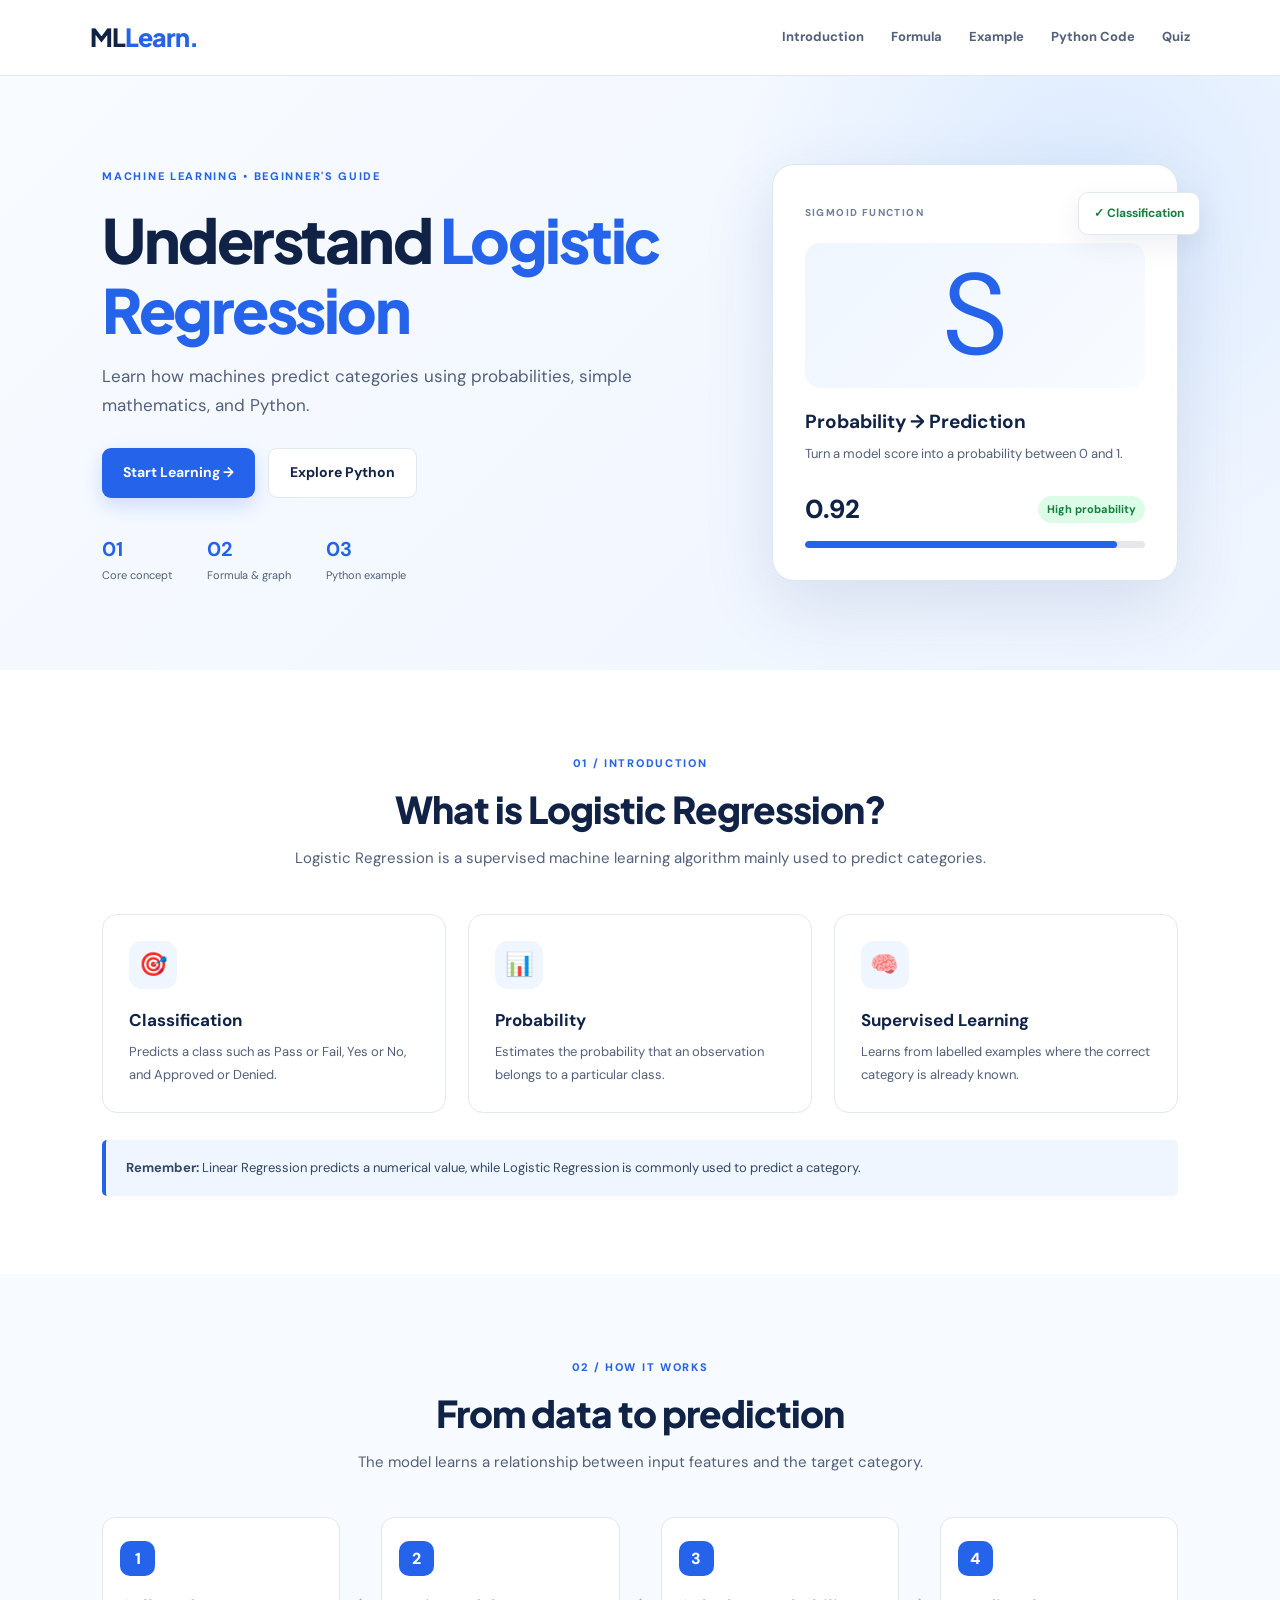
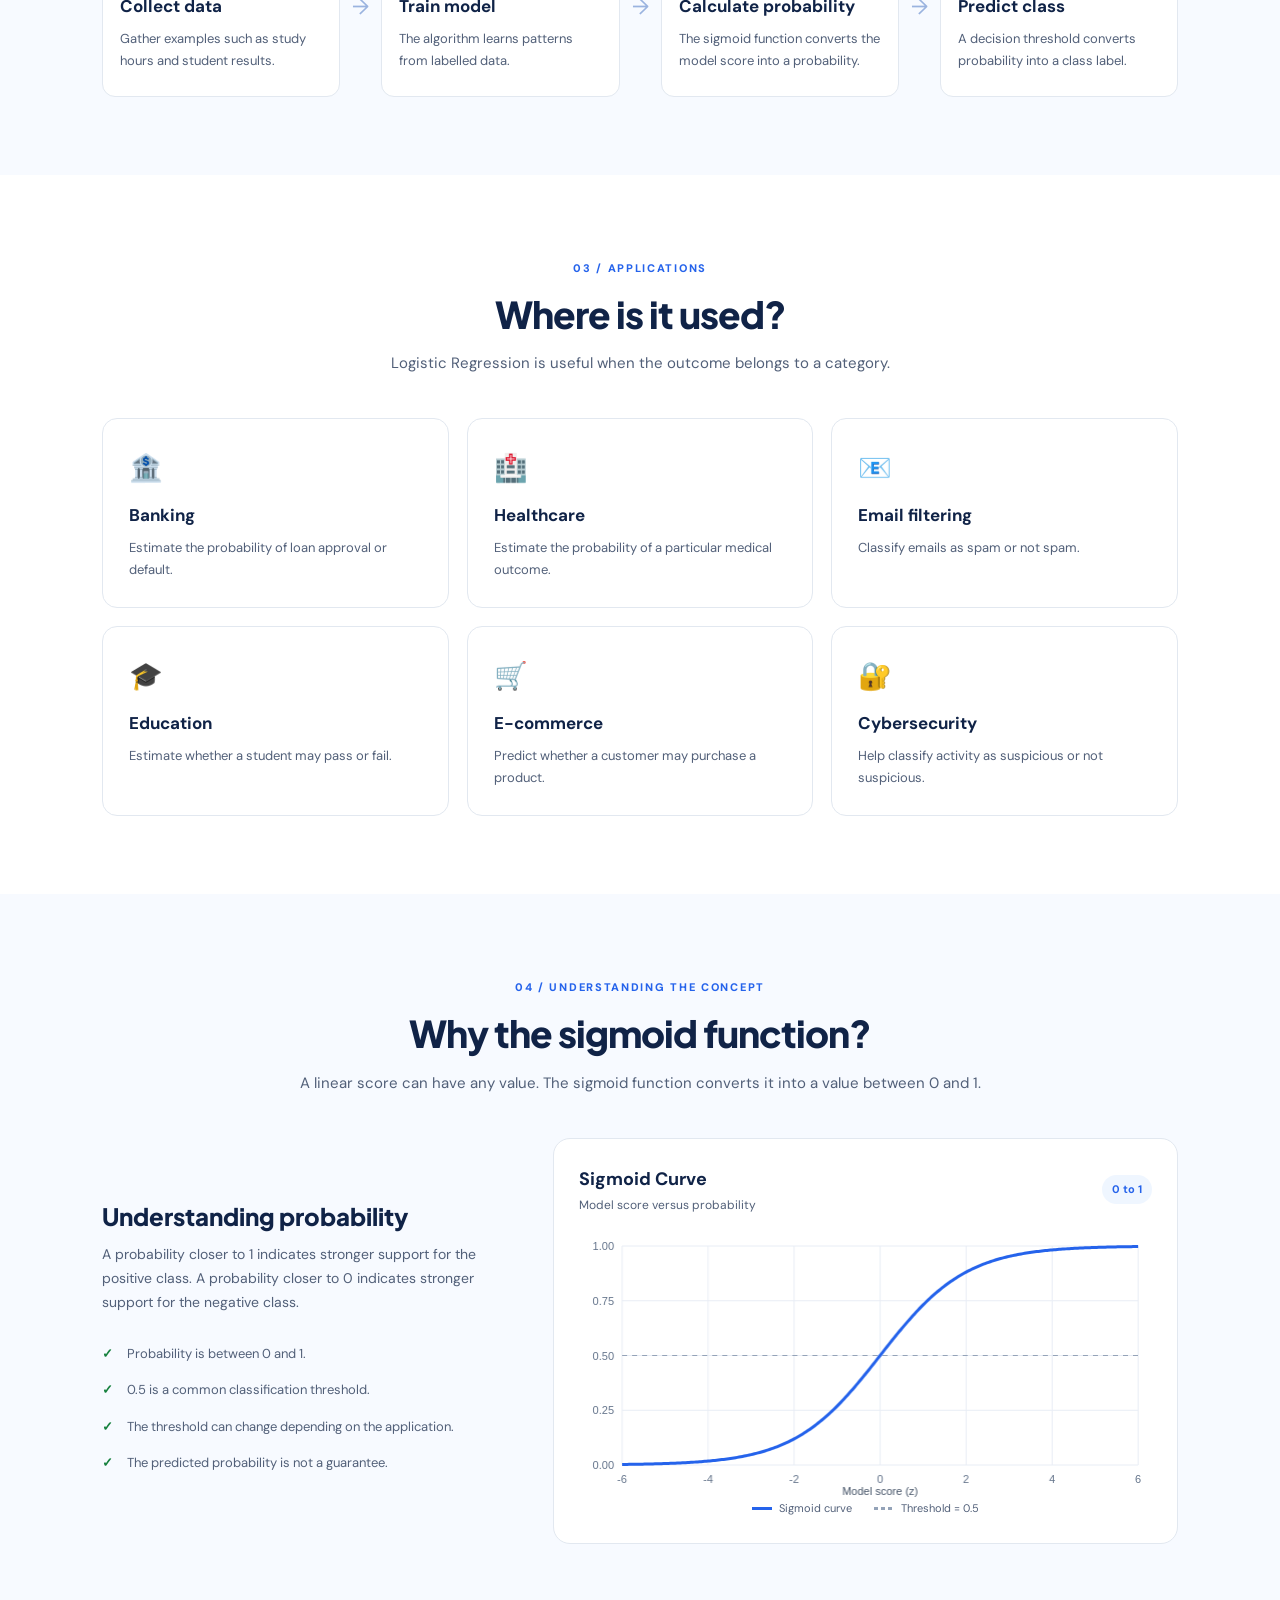
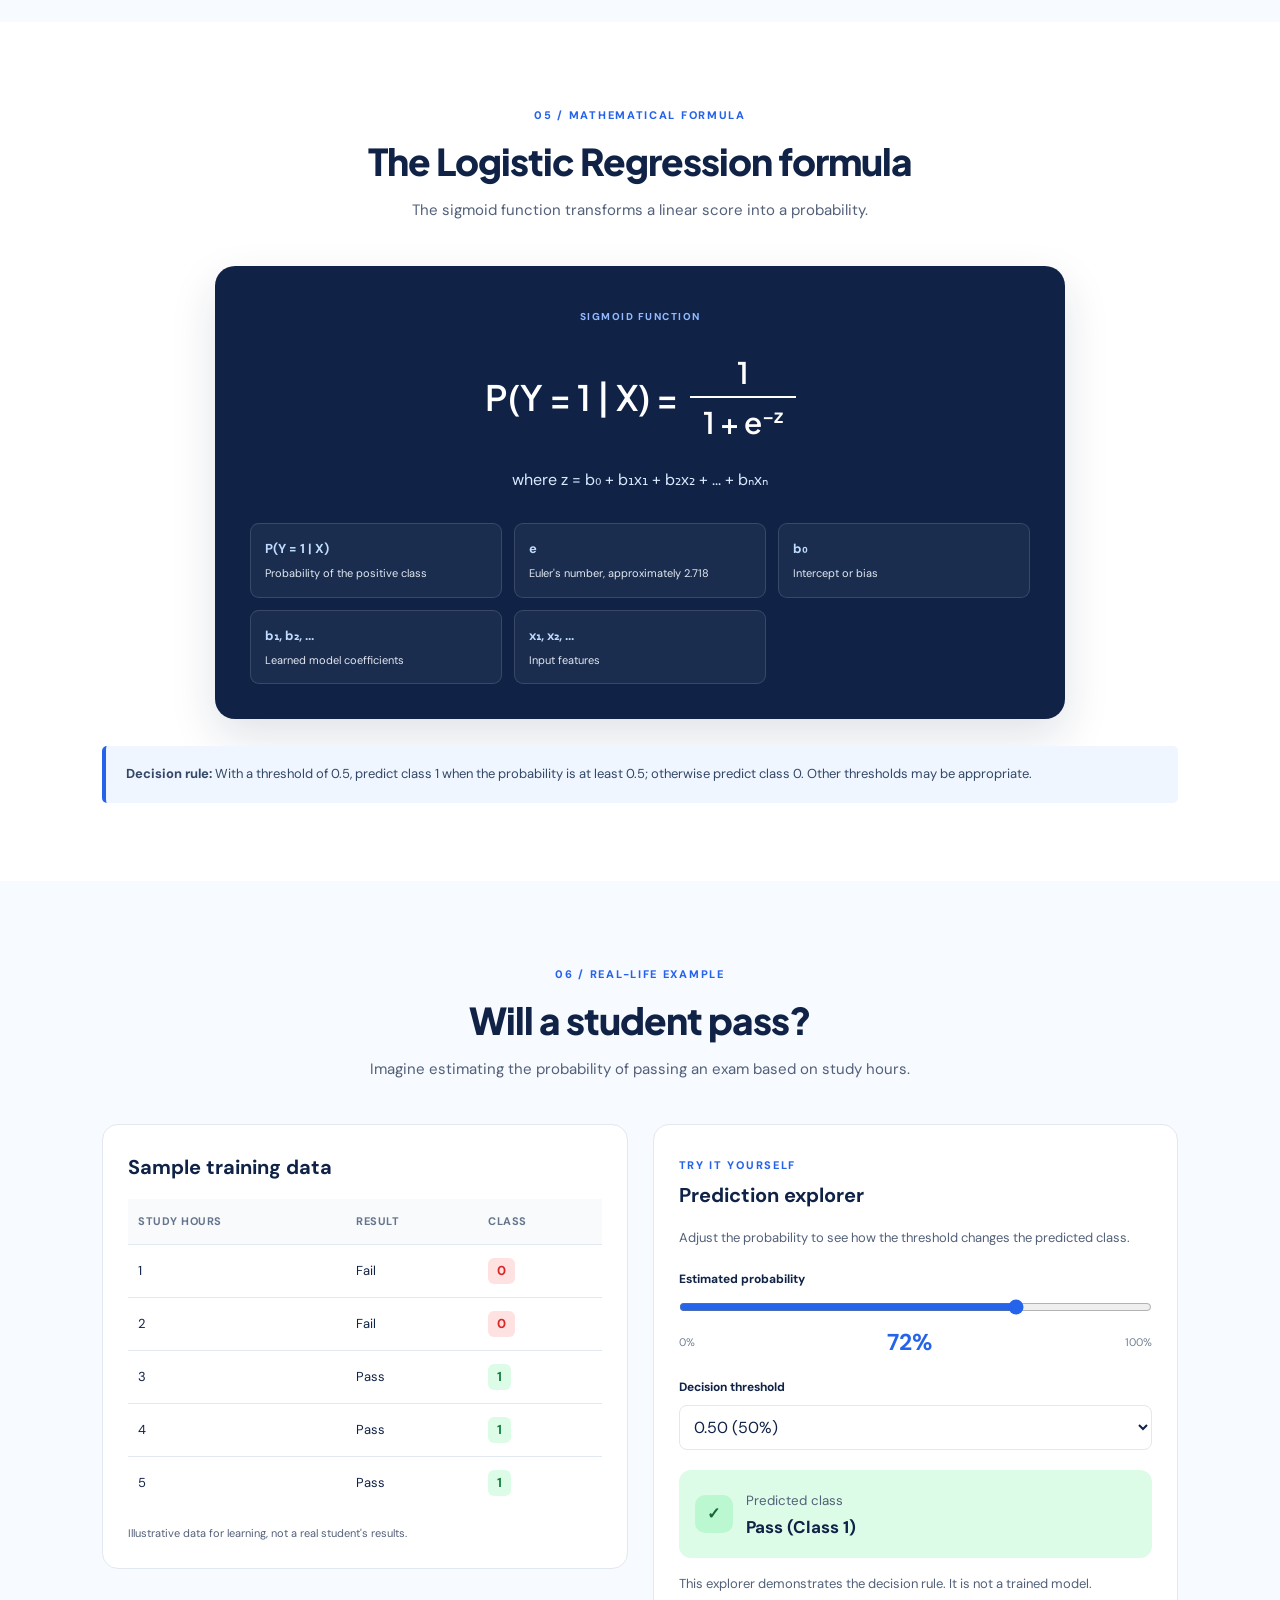
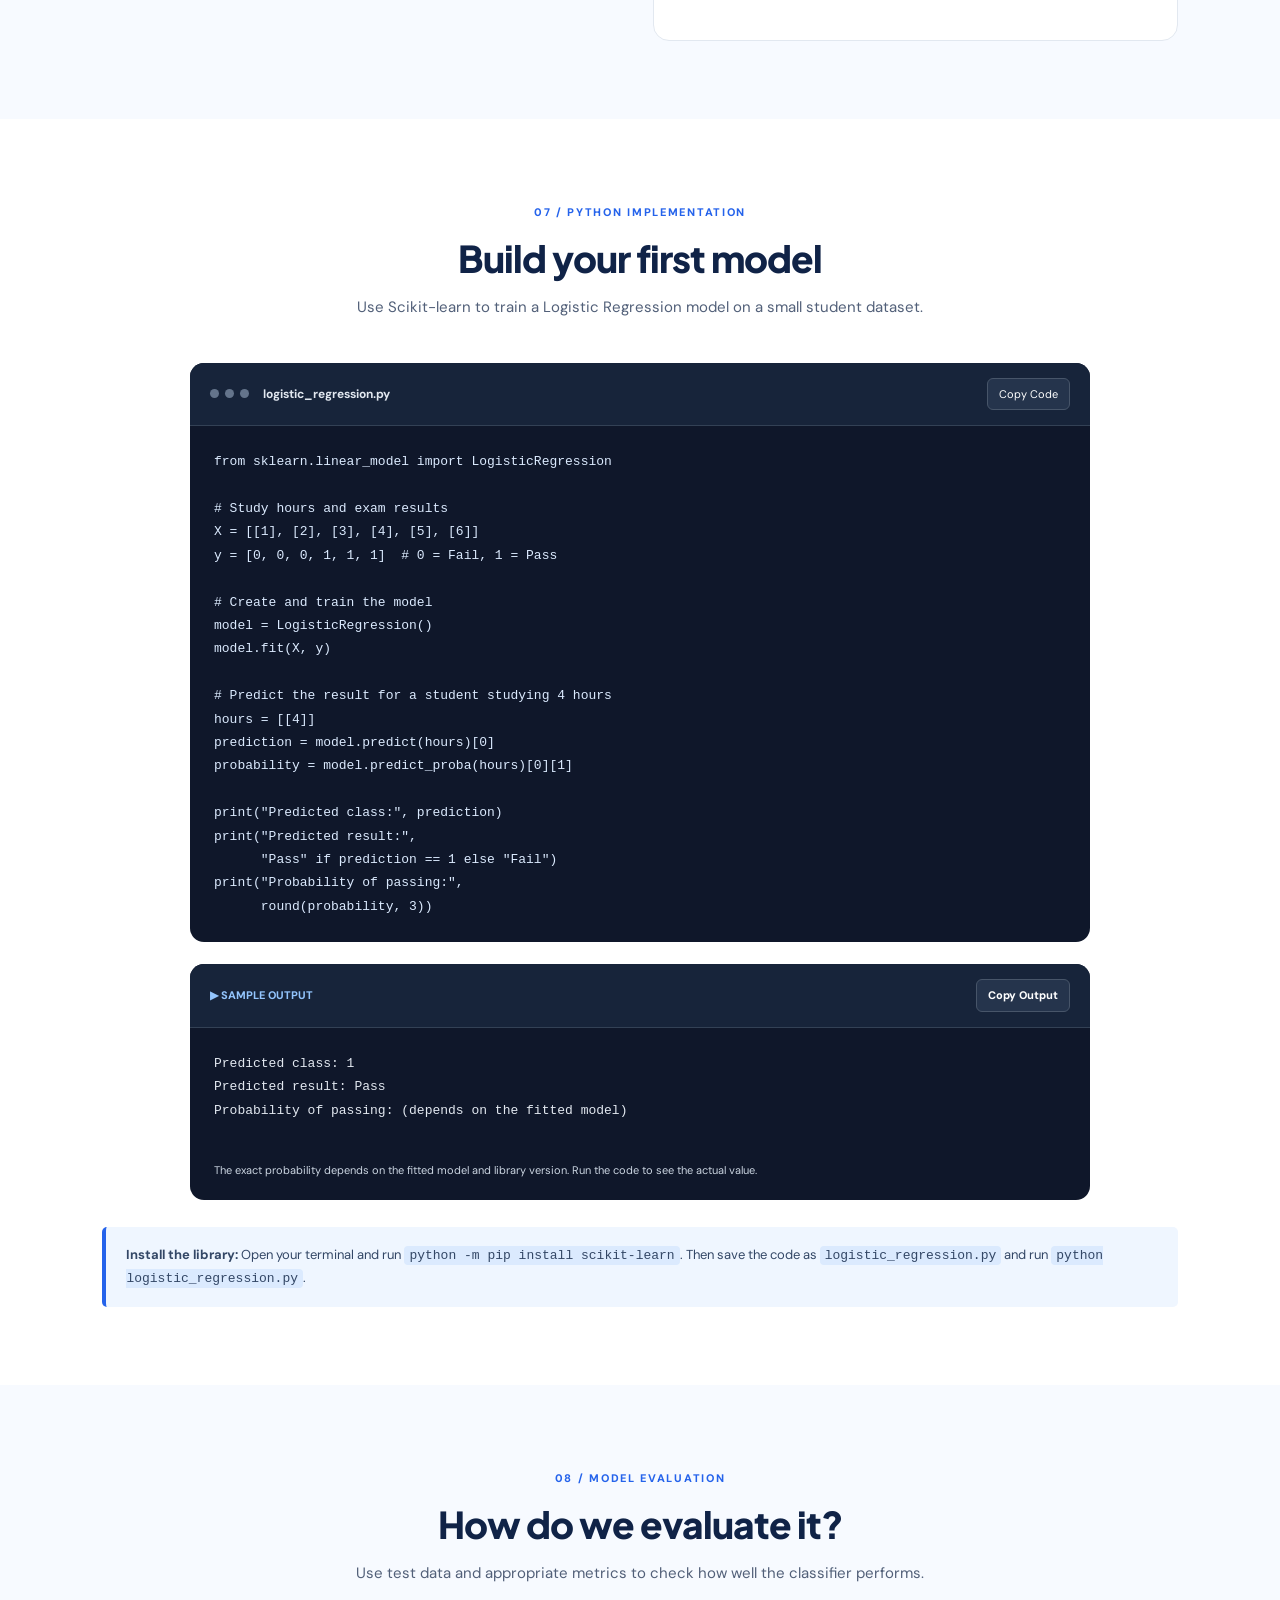
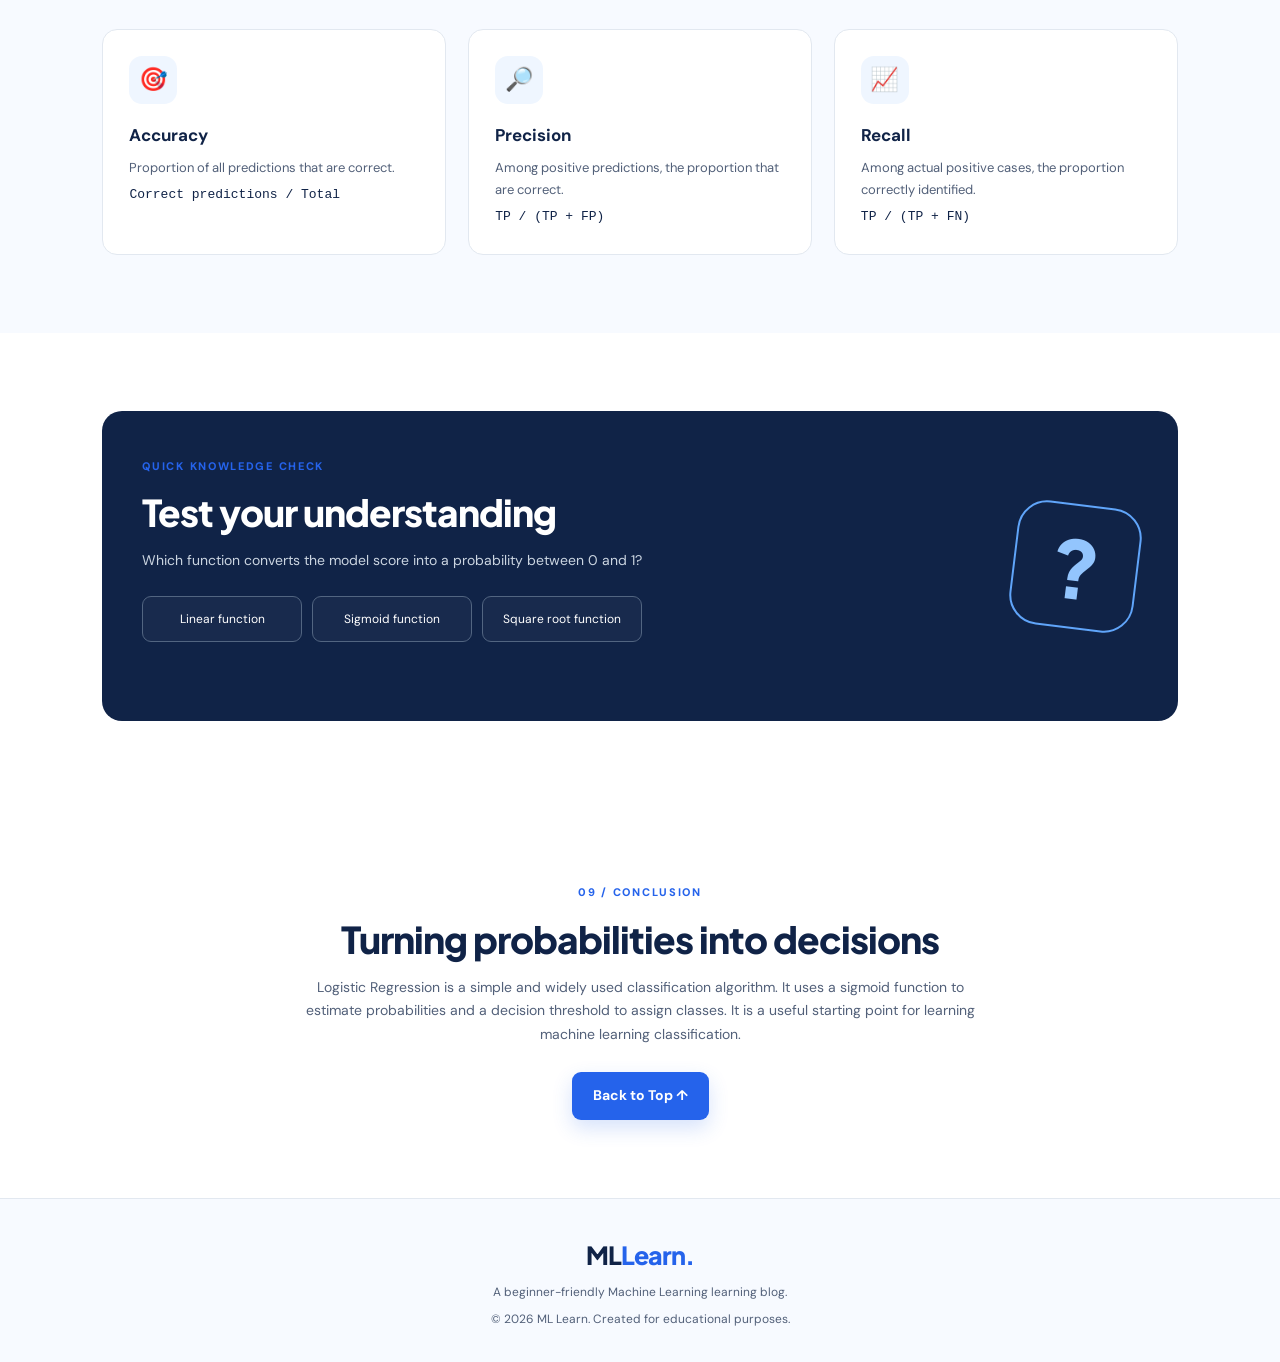
<file: logistic-regreesion-blog/index.html>
<!DOCTYPE html>
<html lang="en">
<head>
  <meta charset="UTF-8">
  <meta name="viewport" content="width=device-width, initial-scale=1.0">
  <meta name="description" content="A beginner-friendly guide to Logistic Regression, with formulas, Python examples, graphs, and interactive predictions.">
  <title>Logistic Regression | ML Learn</title>
  <link rel="stylesheet" href="style.css">
</head>
<body>

<header class="navbar">
  <a href="#home" class="logo">ML<span>Learn.</span></a>
  <button class="menu-toggle" id="menuToggle" aria-label="Toggle navigation">☰</button>
  <nav id="navLinks">
    <a href="#intro">Introduction</a>
    <a href="#formula">Formula</a>
    <a href="#example">Example</a>
    <a href="#python">Python Code</a>
    <a href="#quiz">Quiz</a>
  </nav>
</header>

<main>
  <section class="hero" id="home">
    <div class="hero-content">
      <span class="eyebrow">MACHINE LEARNING • BEGINNER'S GUIDE</span>
      <h1>Understand <span>Logistic Regression</span></h1>
      <p>Learn how machines predict categories using probabilities, simple mathematics, and Python.</p>
      <div class="hero-buttons">
        <a class="btn primary" href="#intro">Start Learning →</a>
        <a class="btn secondary" href="#python">Explore Python</a>
      </div>
      <div class="hero-stats">
        <div><strong>01</strong><small>Core concept</small></div>
        <div><strong>02</strong><small>Formula & graph</small></div>
        <div><strong>03</strong><small>Python example</small></div>
      </div>
    </div>
    <div class="hero-visual">
      <div class="visual-card">
        <span class="mini-label">SIGMOID FUNCTION</span>
        <div class="sigmoid-icon">S</div>
        <h3>Probability → Prediction</h3>
        <p>Turn a model score into a probability between 0 and 1.</p>
        <div class="probability"><span>0.92</span><span class="status">High probability</span></div>
        <div class="progress"><span></span></div>
      </div>
      <div class="floating-tag">✓ Classification</div>
    </div>
  </section>

  <section class="section" id="intro">
    <div class="section-heading">
      <span class="eyebrow">01 / INTRODUCTION</span>
      <h2>What is Logistic Regression?</h2>
      <p>Logistic Regression is a supervised machine learning algorithm mainly used to predict categories.</p>
    </div>
    <div class="three-cards">
      <article class="info-card">
        <div class="card-icon">🎯</div>
        <h3>Classification</h3>
        <p>Predicts a class such as Pass or Fail, Yes or No, and Approved or Denied.</p>
      </article>
      <article class="info-card">
        <div class="card-icon">📊</div>
        <h3>Probability</h3>
        <p>Estimates the probability that an observation belongs to a particular class.</p>
      </article>
      <article class="info-card">
        <div class="card-icon">🧠</div>
        <h3>Supervised Learning</h3>
        <p>Learns from labelled examples where the correct category is already known.</p>
      </article>
    </div>
    <div class="note">
      <strong>Remember:</strong> Linear Regression predicts a numerical value, while Logistic Regression is commonly used to predict a category.
    </div>
  </section>

  <section class="section tinted" id="how">
    <div class="section-heading">
      <span class="eyebrow">02 / HOW IT WORKS</span>
      <h2>From data to prediction</h2>
      <p>The model learns a relationship between input features and the target category.</p>
    </div>
    <div class="steps">
      <article class="step"><span>1</span><h3>Collect data</h3><p>Gather examples such as study hours and student results.</p></article>
      <div class="step-arrow">→</div>
      <article class="step"><span>2</span><h3>Train model</h3><p>The algorithm learns patterns from labelled data.</p></article>
      <div class="step-arrow">→</div>
      <article class="step"><span>3</span><h3>Calculate probability</h3><p>The sigmoid function converts the model score into a probability.</p></article>
      <div class="step-arrow">→</div>
      <article class="step"><span>4</span><h3>Predict class</h3><p>A decision threshold converts probability into a class label.</p></article>
    </div>
  </section>

  <section class="section" id="uses">
    <div class="section-heading">
      <span class="eyebrow">03 / APPLICATIONS</span>
      <h2>Where is it used?</h2>
      <p>Logistic Regression is useful when the outcome belongs to a category.</p>
    </div>
    <div class="use-grid">
      <article class="use-card"><span>🏦</span><h3>Banking</h3><p>Estimate the probability of loan approval or default.</p></article>
      <article class="use-card"><span>🏥</span><h3>Healthcare</h3><p>Estimate the probability of a particular medical outcome.</p></article>
      <article class="use-card"><span>📧</span><h3>Email filtering</h3><p>Classify emails as spam or not spam.</p></article>
      <article class="use-card"><span>🎓</span><h3>Education</h3><p>Estimate whether a student may pass or fail.</p></article>
      <article class="use-card"><span>🛒</span><h3>E-commerce</h3><p>Predict whether a customer may purchase a product.</p></article>
      <article class="use-card"><span>🔐</span><h3>Cybersecurity</h3><p>Help classify activity as suspicious or not suspicious.</p></article>
    </div>
  </section>

  <section class="section tinted" id="understanding">
    <div class="section-heading">
      <span class="eyebrow">04 / UNDERSTANDING THE CONCEPT</span>
      <h2>Why the sigmoid function?</h2>
      <p>A linear score can have any value. The sigmoid function converts it into a value between 0 and 1.</p>
    </div>
    <div class="concept-layout">
      <div class="concept-copy">
        <h3>Understanding probability</h3>
        <p>A probability closer to 1 indicates stronger support for the positive class. A probability closer to 0 indicates stronger support for the negative class.</p>
        <ul class="check-list">
          <li>Probability is between 0 and 1.</li>
          <li>0.5 is a common classification threshold.</li>
          <li>The threshold can change depending on the application.</li>
          <li>The predicted probability is not a guarantee.</li>
        </ul>
      </div>
      <div class="chart-card">
        <div class="chart-title"><div><h3>Sigmoid Curve</h3><p>Model score versus probability</p></div><span class="chart-badge">0 to 1</span></div>
        <canvas id="sigmoidCanvas" aria-label="Graph of the sigmoid function"></canvas>
        <div class="chart-legend"><span><i class="legend-line"></i> Sigmoid curve</span><span><i class="legend-dash"></i> Threshold = 0.5</span></div>
      </div>
    </div>
  </section>

  <section class="section" id="formula">
    <div class="section-heading">
      <span class="eyebrow">05 / MATHEMATICAL FORMULA</span>
      <h2>The Logistic Regression formula</h2>
      <p>The sigmoid function transforms a linear score into a probability.</p>
    </div>
    <div class="formula-card">
      <span class="formula-label">SIGMOID FUNCTION</span>
      <div class="formula">P(Y = 1 | X) = <span class="fraction"><span>1</span><span>1 + e<sup>−z</sup></span></span></div>
      <p class="formula-secondary">where z = b₀ + b₁x₁ + b₂x₂ + ... + bₙxₙ</p>
      <div class="formula-details">
        <div><strong>P(Y = 1 | X)</strong><span>Probability of the positive class</span></div>
        <div><strong>e</strong><span>Euler's number, approximately 2.718</span></div>
        <div><strong>b₀</strong><span>Intercept or bias</span></div>
        <div><strong>b₁, b₂, ...</strong><span>Learned model coefficients</span></div>
        <div><strong>x₁, x₂, ...</strong><span>Input features</span></div>
      </div>
    </div>
    <div class="note"><strong>Decision rule:</strong> With a threshold of 0.5, predict class 1 when the probability is at least 0.5; otherwise predict class 0. Other thresholds may be appropriate.</div>
  </section>

  <section class="section tinted" id="example">
    <div class="section-heading">
      <span class="eyebrow">06 / REAL-LIFE EXAMPLE</span>
      <h2>Will a student pass?</h2>
      <p>Imagine estimating the probability of passing an exam based on study hours.</p>
    </div>
    <div class="example-layout">
      <div class="example-data">
        <h3>Sample training data</h3>
        <table>
          <thead><tr><th>Study hours</th><th>Result</th><th>Class</th></tr></thead>
          <tbody>
            <tr><td>1</td><td>Fail</td><td><span class="class-tag fail">0</span></td></tr>
            <tr><td>2</td><td>Fail</td><td><span class="class-tag fail">0</span></td></tr>
            <tr><td>3</td><td>Pass</td><td><span class="class-tag pass">1</span></td></tr>
            <tr><td>4</td><td>Pass</td><td><span class="class-tag pass">1</span></td></tr>
            <tr><td>5</td><td>Pass</td><td><span class="class-tag pass">1</span></td></tr>
          </tbody>
        </table>
        <p class="table-note">Illustrative data for learning, not a real student's results.</p>
      </div>
      <div class="calculator-card">
        <span class="eyebrow">TRY IT YOURSELF</span>
        <h3>Prediction explorer</h3>
        <p>Adjust the probability to see how the threshold changes the predicted class.</p>
        <label for="probabilitySlider">Estimated probability</label>
        <input type="range" id="probabilitySlider" min="0" max="100" value="72">
        <div class="slider-values"><span>0%</span><strong id="probabilityValue">72%</strong><span>100%</span></div>
        <label for="thresholdSelect">Decision threshold</label>
        <select id="thresholdSelect">
          <option value="0.5" selected>0.50 (50%)</option>
          <option value="0.6">0.60 (60%)</option>
          <option value="0.7">0.70 (70%)</option>
        </select>
        <div class="prediction-result" id="predictionResult" aria-live="polite">
          <span class="result-icon">✓</span>
          <div><small>Predicted class</small><h3 id="predictedClass">Pass (Class 1)</h3></div>
        </div>
        <p class="table-note">This explorer demonstrates the decision rule. It is not a trained model.</p>
      </div>
    </div>
  </section>

  <section class="section" id="python">
    <div class="section-heading">
      <span class="eyebrow">07 / PYTHON IMPLEMENTATION</span>
      <h2>Build your first model</h2>
      <p>Use Scikit-learn to train a Logistic Regression model on a small student dataset.</p>
    </div>
    <div class="code-card">
      <div class="code-header"><div><span class="window-dot"></span><span class="window-dot"></span><span class="window-dot"></span><strong>logistic_regression.py</strong></div><button class="copy-btn" data-copy="pythonCode">Copy Code</button></div>
      <pre><code id="pythonCode">from sklearn.linear_model import LogisticRegression

# Study hours and exam results
X = [[1], [2], [3], [4], [5], [6]]
y = [0, 0, 0, 1, 1, 1]  # 0 = Fail, 1 = Pass

# Create and train the model
model = LogisticRegression()
model.fit(X, y)

# Predict the result for a student studying 4 hours
hours = [[4]]
prediction = model.predict(hours)[0]
probability = model.predict_proba(hours)[0][1]

print("Predicted class:", prediction)
print("Predicted result:",
      "Pass" if prediction == 1 else "Fail")
print("Probability of passing:",
      round(probability, 3))</code></pre>
    </div>
    <div class="output-card">
      <div class="output-header"><span>▶ SAMPLE OUTPUT</span><button class="copy-btn" data-copy="sampleOutput">Copy Output</button></div>
      <pre id="sampleOutput">Predicted class: 1
Predicted result: Pass
Probability of passing: (depends on the fitted model)</pre>
      <p class="table-note">The exact probability depends on the fitted model and library version. Run the code to see the actual value.</p>
    </div>
    <div class="note"><strong>Install the library:</strong> Open your terminal and run <code>python -m pip install scikit-learn</code>. Then save the code as <code>logistic_regression.py</code> and run <code>python logistic_regression.py</code>.</div>
  </section>

  <section class="section tinted" id="evaluation">
    <div class="section-heading">
      <span class="eyebrow">08 / MODEL EVALUATION</span>
      <h2>How do we evaluate it?</h2>
      <p>Use test data and appropriate metrics to check how well the classifier performs.</p>
    </div>
    <div class="three-cards">
      <article class="info-card"><div class="card-icon">🎯</div><h3>Accuracy</h3><p>Proportion of all predictions that are correct.</p><code>Correct predictions / Total</code></article>
      <article class="info-card"><div class="card-icon">🔎</div><h3>Precision</h3><p>Among positive predictions, the proportion that are correct.</p><code>TP / (TP + FP)</code></article>
      <article class="info-card"><div class="card-icon">📈</div><h3>Recall</h3><p>Among actual positive cases, the proportion correctly identified.</p><code>TP / (TP + FN)</code></article>
    </div>
  </section>

  <section class="section" id="quiz">
    <div class="quiz-card">
      <div class="quiz-content">
        <span class="eyebrow">QUICK KNOWLEDGE CHECK</span>
        <h2>Test your understanding</h2>
        <p>Which function converts the model score into a probability between 0 and 1?</p>
        <div class="quiz-options">
          <button class="quiz-option" data-answer="wrong">Linear function</button>
          <button class="quiz-option" data-answer="correct">Sigmoid function</button>
          <button class="quiz-option" data-answer="wrong">Square root function</button>
        </div>
        <p id="quizFeedback" aria-live="polite"></p>
      </div>
      <div class="quiz-art">?</div>
    </div>
  </section>

  <section class="section conclusion">
    <span class="eyebrow">09 / CONCLUSION</span>
    <h2>Turning probabilities into decisions</h2>
    <p>Logistic Regression is a simple and widely used classification algorithm. It uses a sigmoid function to estimate probabilities and a decision threshold to assign classes. It is a useful starting point for learning machine learning classification.</p>
    <a href="#home" class="btn primary">Back to Top ↑</a>
  </section>
</main>

<footer>
  <a href="#home" class="logo">ML<span>Learn.</span></a>
  <p>A beginner-friendly Machine Learning learning blog.</p>
  <p>© <span id="year"></span> ML Learn. Created for educational purposes.</p>
</footer>

<div id="toast" class="toast" role="status" aria-live="polite"></div>
<script src="script.js"></script>
</body>
</html>
</file>
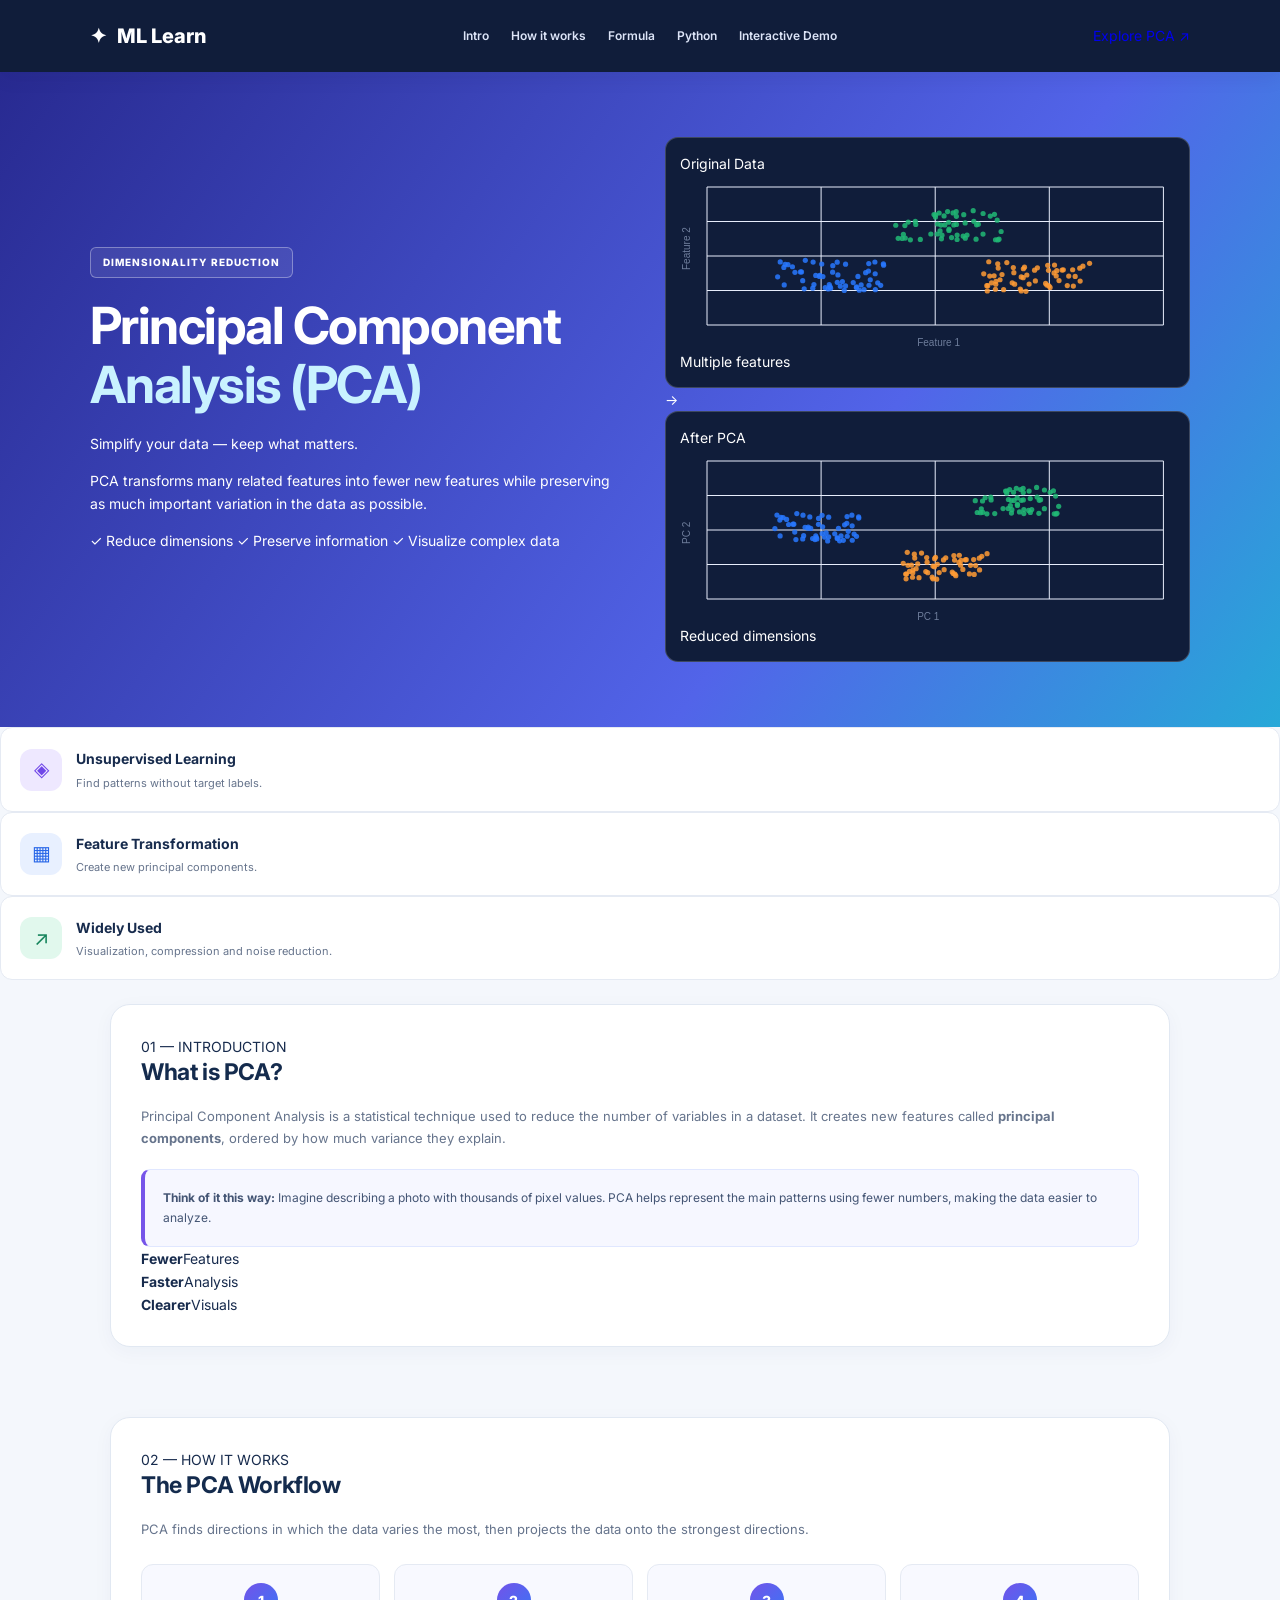
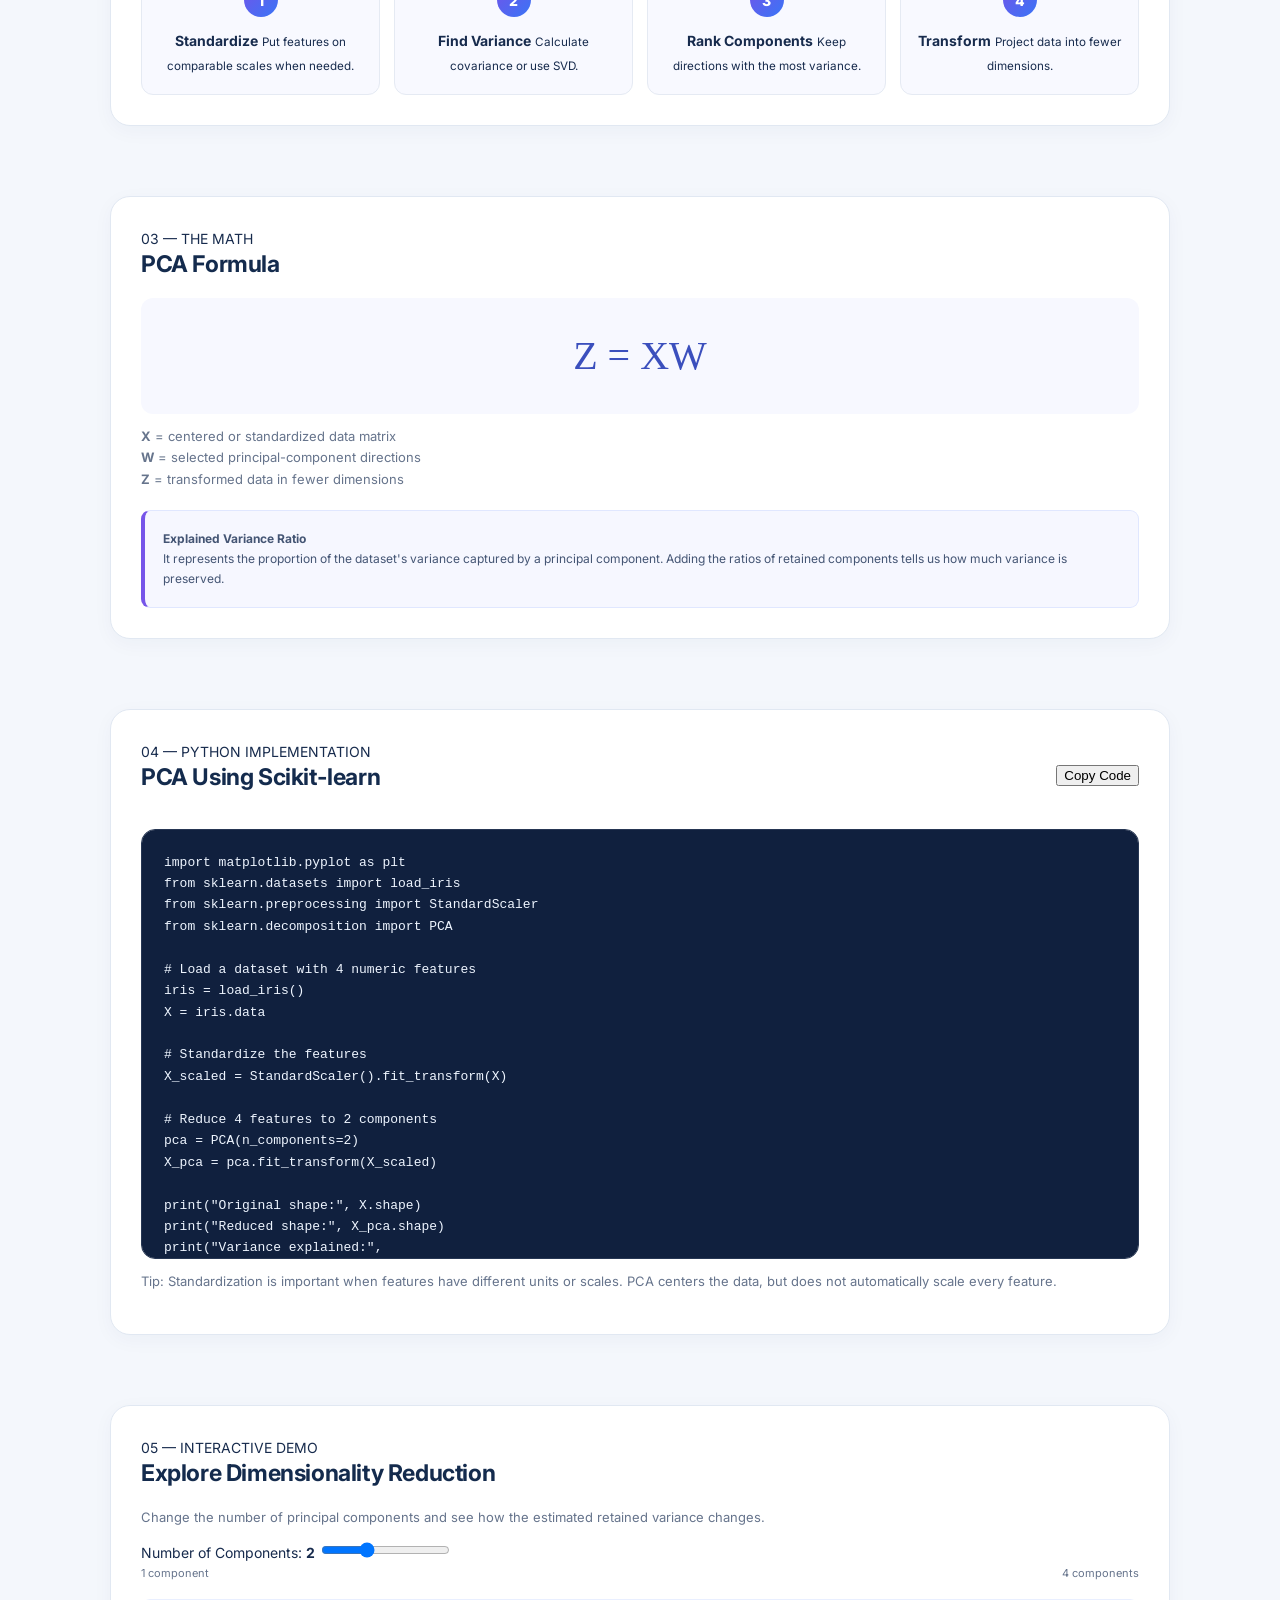
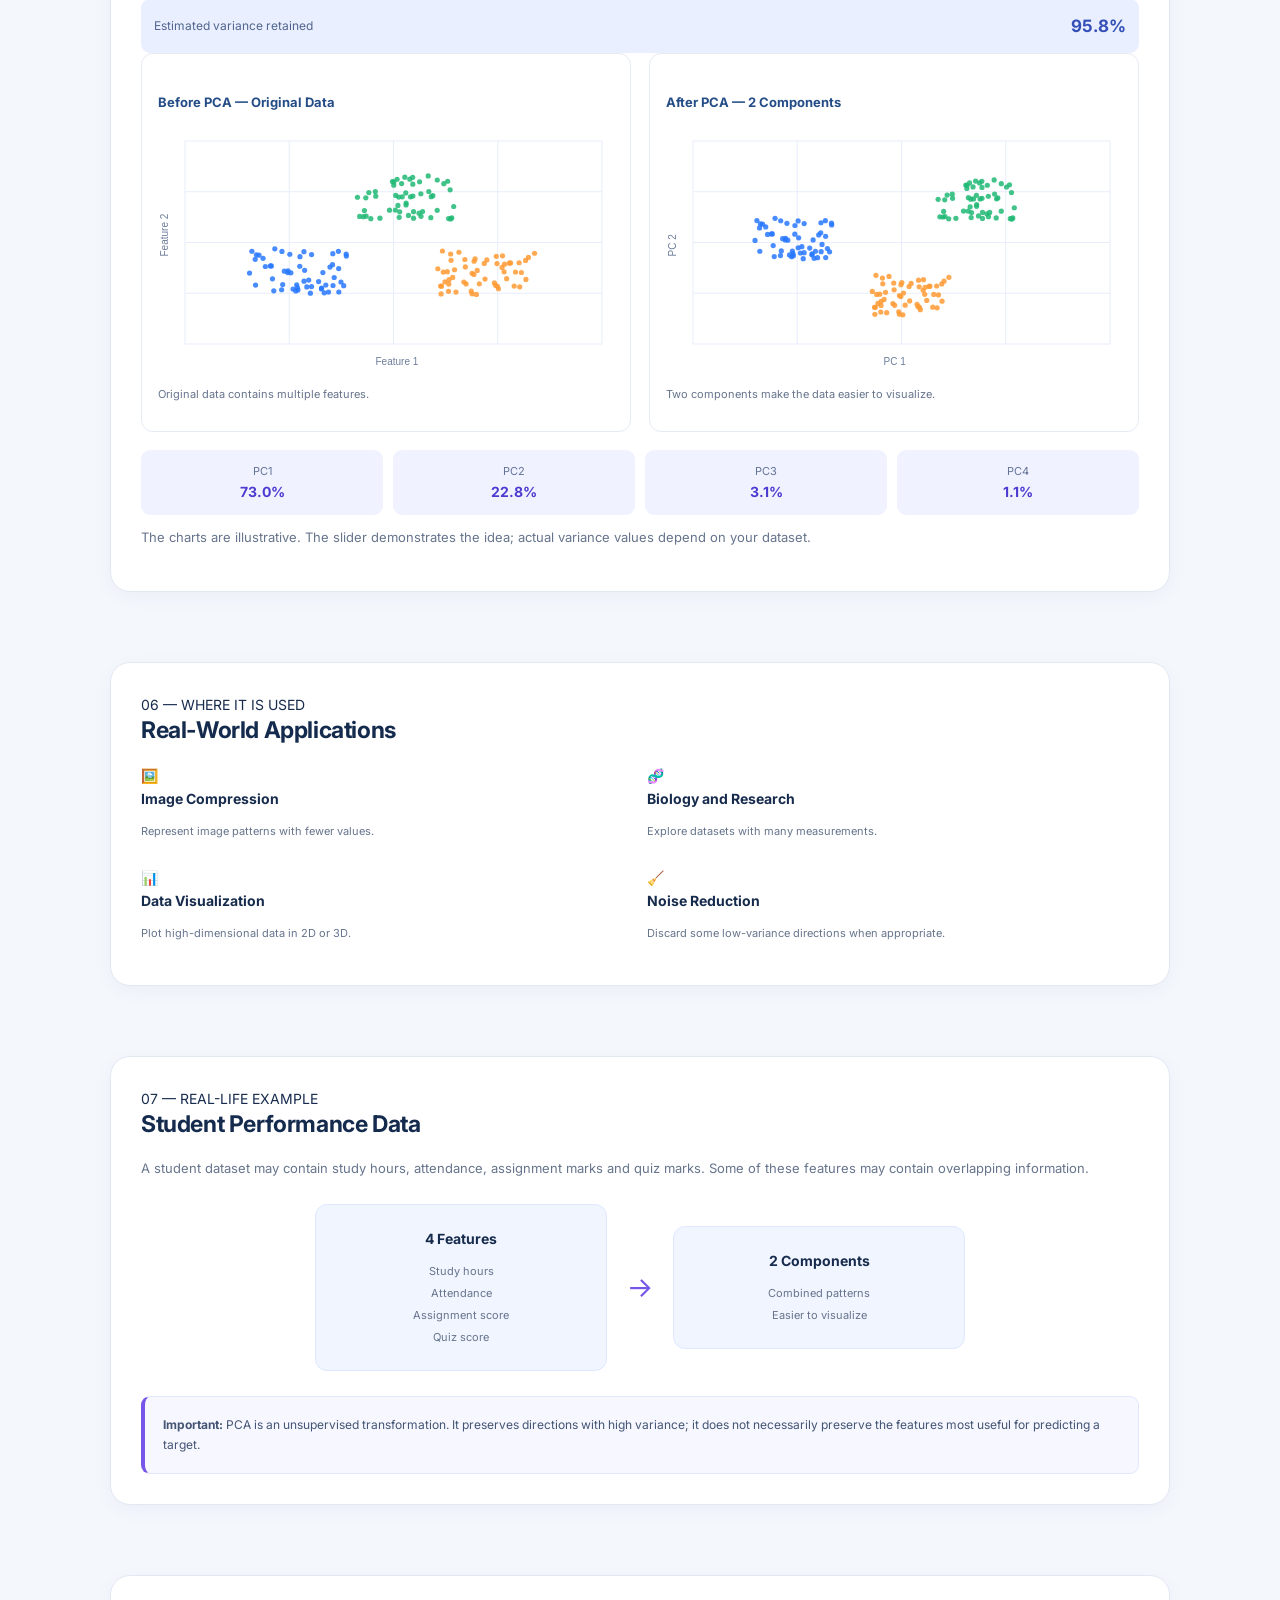
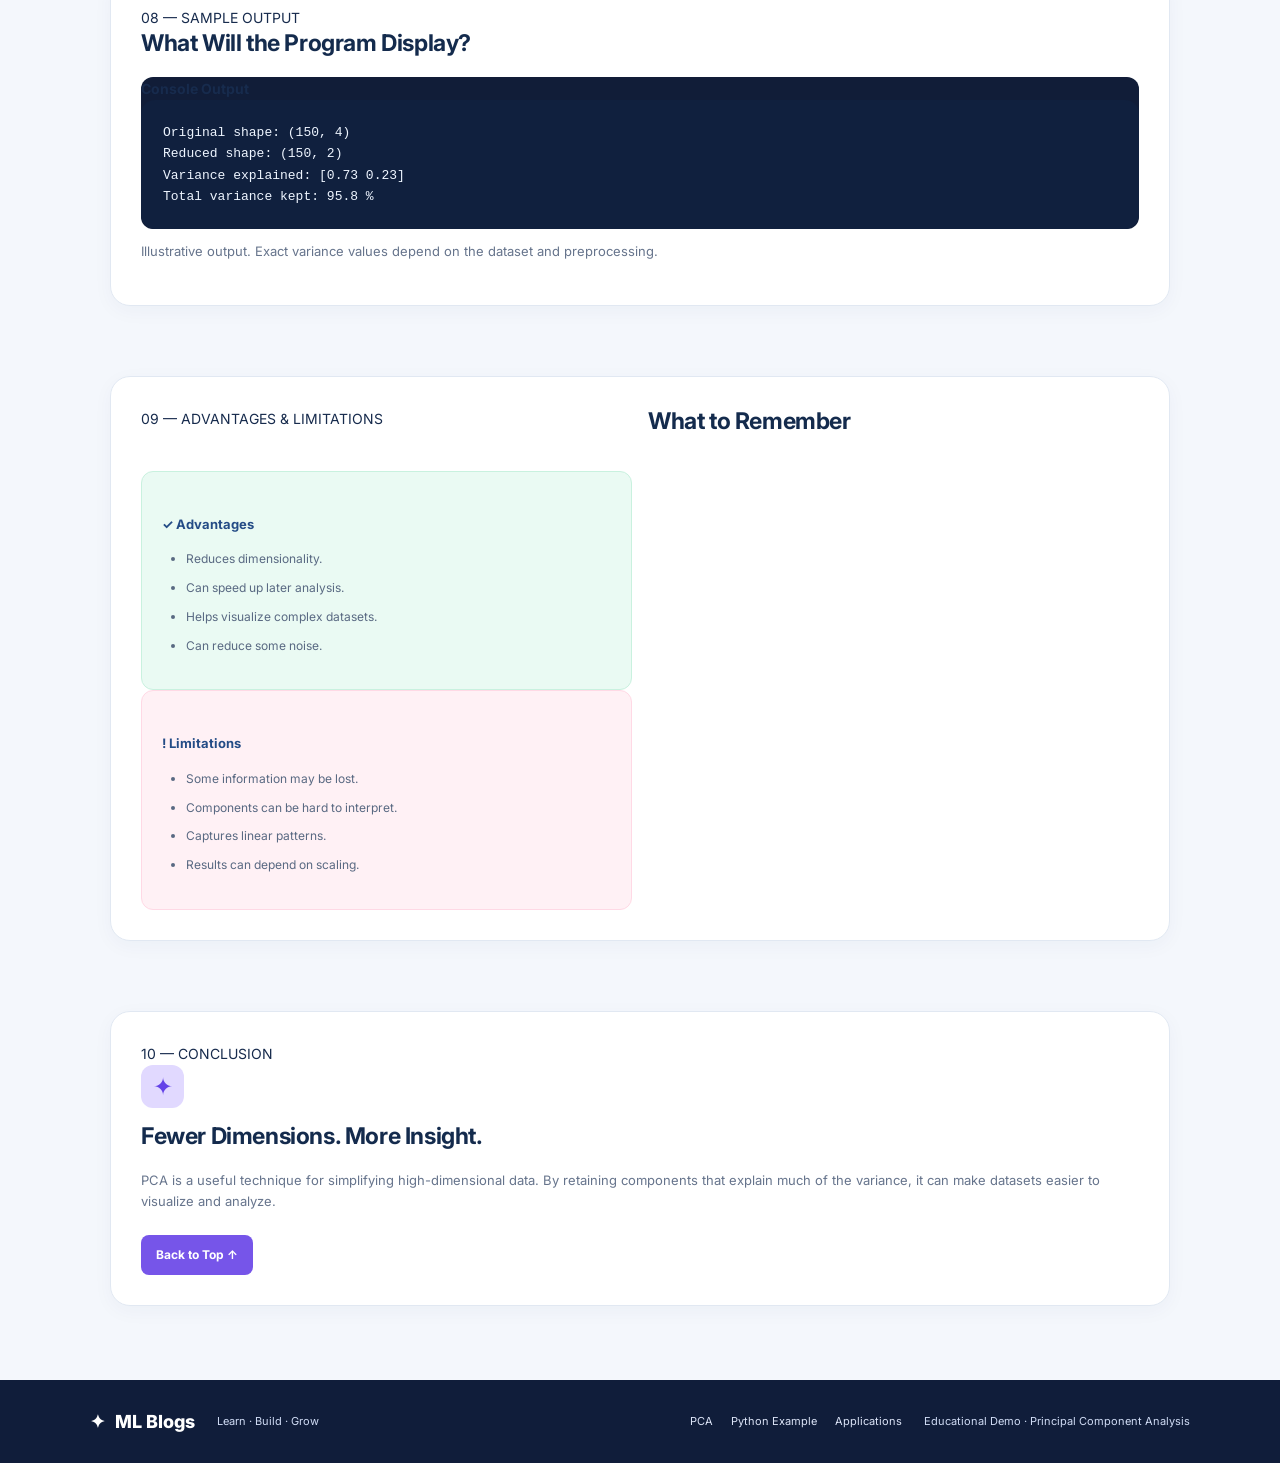
<file: PCA-blog/index.html>
<!DOCTYPE html>
<html lang="en">
<head>
  <meta charset="UTF-8">
  <meta name="viewport" content="width=device-width, initial-scale=1.0">
  <title>Principal Component Analysis | ML Learn</title>
  <link rel="stylesheet" href="style.css">
</head>
<body>

  <nav class="navbar">
    <a class="brand" href="#top"><span class="brand-icon">✦</span> ML Learn</a>
    <div class="nav-links">
      <a href="#intro">Intro</a>
      <a href="#how">How it works</a>
      <a href="#formula">Formula</a>
      <a href="#python">Python</a>
      <a href="#demo">Interactive Demo</a>
    </div>
    <a class="nav-pill" href="#demo">Explore PCA ↗</a>
  </nav>

  <main id="top">

    <section class="hero">
      <div class="hero-copy">
        <span class="eyebrow">DIMENSIONALITY REDUCTION</span>
        <h1>Principal Component<br><span>Analysis (PCA)</span></h1>
        <p class="hero-lead">Simplify your data — keep what matters.</p>
        <p class="hero-desc">
          PCA transforms many related features into fewer new features
          while preserving as much important variation in the data as possible.
        </p>
        <div class="hero-tags">
          <span>✓ Reduce dimensions</span>
          <span>✓ Preserve information</span>
          <span>✓ Visualize complex data</span>
        </div>
      </div>

      <div class="hero-visual">
        <div class="chart-card">
          <div class="chart-title">Original Data</div>
          <canvas id="heroOriginal"></canvas>
          <div class="chart-caption">Multiple features</div>
        </div>
        <div class="chart-arrow">→</div>
        <div class="chart-card">
          <div class="chart-title">After PCA</div>
          <canvas id="heroReduced"></canvas>
          <div class="chart-caption">Reduced dimensions</div>
        </div>
      </div>
    </section>

    <section class="benefit-row">
      <article class="benefit">
        <span class="benefit-icon purple">◈</span>
        <div>
          <b>Unsupervised Learning</b>
          <p>Find patterns without target labels.</p>
        </div>
      </article>

      <article class="benefit">
        <span class="benefit-icon blue">▦</span>
        <div>
          <b>Feature Transformation</b>
          <p>Create new principal components.</p>
        </div>
      </article>

      <article class="benefit">
        <span class="benefit-icon green">↗</span>
        <div>
          <b>Widely Used</b>
          <p>Visualization, compression and noise reduction.</p>
        </div>
      </article>
    </section>

    <section class="content-grid">

      <article class="panel" id="intro">
        <span class="section-kicker">01 — INTRODUCTION</span>
        <h2>What is PCA?</h2>
        <p>
          Principal Component Analysis is a statistical technique used to
          reduce the number of variables in a dataset. It creates new features
          called <b>principal components</b>, ordered by how much variance
          they explain.
        </p>

        <div class="callout">
          <b>Think of it this way:</b>
          Imagine describing a photo with thousands of pixel values.
          PCA helps represent the main patterns using fewer numbers,
          making the data easier to analyze.
        </div>

        <div class="mini-stats">
          <div><strong>Fewer</strong><span>Features</span></div>
          <div><strong>Faster</strong><span>Analysis</span></div>
          <div><strong>Clearer</strong><span>Visuals</span></div>
        </div>
      </article>

      <article class="panel" id="how">
        <span class="section-kicker">02 — HOW IT WORKS</span>
        <h2>The PCA Workflow</h2>
        <p>
          PCA finds directions in which the data varies the most,
          then projects the data onto the strongest directions.
        </p>

        <div class="steps">
          <div class="step">
            <span>1</span>
            <b>Standardize</b>
            <small>Put features on comparable scales when needed.</small>
          </div>
          <div class="step">
            <span>2</span>
            <b>Find Variance</b>
            <small>Calculate covariance or use SVD.</small>
          </div>
          <div class="step">
            <span>3</span>
            <b>Rank Components</b>
            <small>Keep directions with the most variance.</small>
          </div>
          <div class="step">
            <span>4</span>
            <b>Transform</b>
            <small>Project data into fewer dimensions.</small>
          </div>
        </div>
      </article>

      <article class="panel" id="formula">
        <span class="section-kicker">03 — THE MATH</span>
        <h2>PCA Formula</h2>
        <div class="formula">Z = XW</div>
        <p class="formula-explain">
          <b>X</b> = centered or standardized data matrix<br>
          <b>W</b> = selected principal-component directions<br>
          <b>Z</b> = transformed data in fewer dimensions
        </p>

        <div class="callout">
          <b>Explained Variance Ratio</b><br>
          It represents the proportion of the dataset's variance captured
          by a principal component. Adding the ratios of retained components
          tells us how much variance is preserved.
        </div>
      </article>

      <article class="panel code-panel" id="python">
        <div class="panel-heading">
          <div>
            <span class="section-kicker">04 — PYTHON IMPLEMENTATION</span>
            <h2>PCA Using Scikit-learn</h2>
          </div>
          <button class="copy-btn" id="copyCode">Copy Code</button>
        </div>

        <pre><code id="pythonCode">import matplotlib.pyplot as plt
from sklearn.datasets import load_iris
from sklearn.preprocessing import StandardScaler
from sklearn.decomposition import PCA

# Load a dataset with 4 numeric features
iris = load_iris()
X = iris.data

# Standardize the features
X_scaled = StandardScaler().fit_transform(X)

# Reduce 4 features to 2 components
pca = PCA(n_components=2)
X_pca = pca.fit_transform(X_scaled)

print("Original shape:", X.shape)
print("Reduced shape:", X_pca.shape)
print("Variance explained:",
      pca.explained_variance_ratio_.round(3))
print("Total variance kept:",
      round(pca.explained_variance_ratio_.sum() * 100, 2), "%")

# Plot the transformed data
plt.scatter(
    X_pca[:, 0],
    X_pca[:, 1],
    c=iris.target,
    cmap="viridis"
)

plt.xlabel("Principal Component 1")
plt.ylabel("Principal Component 2")
plt.title("Iris Dataset After PCA")
plt.show()</code></pre>

        <p class="code-note">
          Tip: Standardization is important when features have different
          units or scales. PCA centers the data, but does not automatically
          scale every feature.
        </p>
      </article>

      <article class="panel demo-panel" id="demo">
        <span class="section-kicker">05 — INTERACTIVE DEMO</span>
        <h2>Explore Dimensionality Reduction</h2>
        <p>
          Change the number of principal components and see how the
          estimated retained variance changes.
        </p>

        <div class="slider-wrap">
          <label for="components">
            Number of Components:
            <strong id="componentValue">2</strong>
          </label>

          <input type="range" id="components" min="1" max="4" value="2">

          <div class="range-labels">
            <span>1 component</span>
            <span>4 components</span>
          </div>

          <div class="variance-box">
            <span>Estimated variance retained</span>
            <strong id="varianceValue">95.8%</strong>
          </div>
        </div>

        <div class="demo-charts">
          <div class="demo-chart">
            <h3>Before PCA — Original Data</h3>
            <canvas id="beforeChart"></canvas>
            <p>Original data contains multiple features.</p>
          </div>

          <div class="demo-chart">
            <h3>After PCA — <span id="chartComponentCount">2</span> Components</h3>
            <canvas id="afterChart"></canvas>
            <p id="afterCaption">Two components make the data easier to visualize.</p>
          </div>
        </div>

        <div class="variance-bars" id="varianceBars"></div>
        <p class="small-note">
          The charts are illustrative. The slider demonstrates the idea;
          actual variance values depend on your dataset.
        </p>
      </article>

      <article class="panel" id="applications">
        <span class="section-kicker">06 — WHERE IT IS USED</span>
        <h2>Real-World Applications</h2>

        <div class="application-list">
          <div>
            <span>🖼️</span>
            <div>
              <b>Image Compression</b>
              <p>Represent image patterns with fewer values.</p>
            </div>
          </div>

          <div>
            <span>🧬</span>
            <div>
              <b>Biology and Research</b>
              <p>Explore datasets with many measurements.</p>
            </div>
          </div>

          <div>
            <span>📊</span>
            <div>
              <b>Data Visualization</b>
              <p>Plot high-dimensional data in 2D or 3D.</p>
            </div>
          </div>

          <div>
            <span>🧹</span>
            <div>
              <b>Noise Reduction</b>
              <p>Discard some low-variance directions when appropriate.</p>
            </div>
          </div>
        </div>
      </article>

      <article class="panel" id="example">
        <span class="section-kicker">07 — REAL-LIFE EXAMPLE</span>
        <h2>Student Performance Data</h2>
        <p>
          A student dataset may contain study hours, attendance,
          assignment marks and quiz marks. Some of these features may
          contain overlapping information.
        </p>

        <div class="example-flow">
          <div class="example-box">
            <b>4 Features</b>
            <small>
              Study hours<br>
              Attendance<br>
              Assignment score<br>
              Quiz score
            </small>
          </div>

          <div class="flow-arrow">→</div>

          <div class="example-box highlight">
            <b>2 Components</b>
            <small>
              Combined patterns<br>
              Easier to visualize
            </small>
          </div>
        </div>

        <div class="callout">
          <b>Important:</b> PCA is an unsupervised transformation.
          It preserves directions with high variance; it does not necessarily
          preserve the features most useful for predicting a target.
        </div>
      </article>

      <article class="panel output-panel" id="output">
        <span class="section-kicker">08 — SAMPLE OUTPUT</span>
        <h2>What Will the Program Display?</h2>

        <div class="terminal">
          <div class="terminal-top">
            <span></span><span></span><span></span>
            <b>Console Output</b>
          </div>
          <pre>Original shape: (150, 4)
Reduced shape: (150, 2)
Variance explained: [0.73 0.23]
Total variance kept: 95.8 %</pre>
        </div>

        <p class="small-note">
          Illustrative output. Exact variance values depend on the dataset
          and preprocessing.
        </p>
      </article>

      <article class="panel pros-cons">
        <span class="section-kicker">09 — ADVANTAGES & LIMITATIONS</span>
        <h2>What to Remember</h2>

        <div class="pros-cons-grid">
          <div class="pros">
            <h3>✓ Advantages</h3>
            <ul>
              <li>Reduces dimensionality.</li>
              <li>Can speed up later analysis.</li>
              <li>Helps visualize complex datasets.</li>
              <li>Can reduce some noise.</li>
            </ul>
          </div>

          <div class="cons">
            <h3>! Limitations</h3>
            <ul>
              <li>Some information may be lost.</li>
              <li>Components can be hard to interpret.</li>
              <li>Captures linear patterns.</li>
              <li>Results can depend on scaling.</li>
            </ul>
          </div>
        </div>
      </article>

      <article class="panel conclusion" id="conclusion">
        <span class="section-kicker">10 — CONCLUSION</span>
        <div class="conclusion-icon">✦</div>
        <h2>Fewer Dimensions. More Insight.</h2>
        <p>
          PCA is a useful technique for simplifying high-dimensional data.
          By retaining components that explain much of the variance, it can
          make datasets easier to visualize and analyze.
        </p>
        <a class="back-top" href="#top">Back to Top ↑</a>
      </article>

    </section>
  </main>

  <footer>
    <a class="brand" href="#top"><span class="brand-icon">✦</span> ML Blogs</a>
    <span>Learn · Build · Grow</span>
    <div class="footer-links">
      <a href="#intro">PCA</a>
      <a href="#python">Python Example</a>
      <a href="#applications">Applications</a>
    </div>
    <small>Educational Demo · Principal Component Analysis</small>
  </footer>

  <script src="script.js"></script>
</body>
</html>
</file>
<file: ARL-blog/style.css>
@import url('https://fonts.googleapis.com/css2?family=Inter:wght@400;500;600;700;800&display=swap');

:root {
  --navy: #10203e;
  --blue: #3267e9;
  --purple: #7657e8;
  --text: #263754;
  --muted: #66758e;
  --border: #e4eaf4;
  --background: #f4f7fc;
}

* {
  box-sizing: border-box;
}

html {
  scroll-behavior: smooth;
  scroll-padding-top: 90px;
}

body {
  margin: 0;
  background: var(--background);
  color: var(--text);
  font-family: 'Inter', Arial, sans-serif;
  line-height: 1.7;
}

a {
  color: inherit;
  text-decoration: none;
}

button, select {
  font: inherit;
}

/* Navigation */
.navbar {
  min-height: 76px;
  padding: 0 6%;
  display: flex;
  align-items: center;
  justify-content: space-between;
  gap: 24px;
  background: var(--navy);
  color: white;
  position: sticky;
  top: 0;
  z-index: 100;
}

.brand {
  color: white;
  font-size: 21px;
  font-weight: 800;
  white-space: nowrap;
}

.nav-links {
  display: flex;
  align-items: center;
  gap: 25px;
}

.nav-links a {
  color: #e0e8f8;
  font-size: 13px;
  font-weight: 600;
  transition: color 0.2s;
}

.nav-links a:hover,
.nav-cta:hover {
  color: #a9c4ff;
}

.nav-cta {
  color: #b8a6ff;
  font-size: 13px;
  font-weight: 700;
  white-space: nowrap;
}

/* Hero */
.hero {
  min-height: 470px;
  padding: 65px max(7%, calc((100% - 1120px) / 2));
  display: grid;
  grid-template-columns: 1.1fr 0.9fr;
  gap: 50px;
  align-items: center;
  background: linear-gradient(120deg, #10203e, #183b70 60%, #463e9d);
  color: white;
  overflow: hidden;
}

.eyebrow {
  color: #b9d0ff;
  font-size: 11px;
  letter-spacing: 2px;
  font-weight: 700;
}

.hero h1 {
  margin: 18px 0;
  font-size: clamp(38px, 5vw, 58px);
  line-height: 1.12;
  letter-spacing: -2px;
}

.hero h1 span {
  color: #a9c4ff;
}

.hero-content > p {
  max-width: 540px;
  color: #d2def3;
  font-size: 15px;
}

.hero-buttons {
  display: flex;
  flex-wrap: wrap;
  gap: 12px;
  margin-top: 28px;
}

.btn {
  padding: 12px 18px;
  border-radius: 9px;
  font-size: 13px;
  font-weight: 700;
  transition: transform 0.2s;
}

.btn:hover {
  transform: translateY(-2px);
}

.primary {
  background: white;
  color: #1b3d7b;
}

.secondary {
  border: 1px solid #819ac6;
  color: white;
}

.hero-stats {
  display: flex;
  gap: 36px;
  margin-top: 35px;
}

.hero-stats div {
  display: flex;
  flex-direction: column;
}

.hero-stats strong {
  font-size: 22px;
}

.hero-stats small {
  color: #c6d4ed;
  font-size: 11px;
}

.hero-visual {
  min-height: 310px;
  position: relative;
  border: 1px solid #ffffff28;
  border-radius: 24px;
  background: #ffffff0c;
}

.visual-label {
  position: absolute;
  top: 20px;
  left: 24px;
  color: #d4def8;
  font-size: 10px;
  letter-spacing: 1.5px;
}

.item-node {
  width: 76px;
  height: 76px;
  position: absolute;
  display: flex;
  flex-direction: column;
  align-items: center;
  justify-content: center;
  gap: 1px;
  border: 1px solid #ffffff40;
  border-radius: 17px;
  background: #ffffff16;
  font-size: 25px;
  box-shadow: 0 10px 30px #00000014;
}

.item-node small {
  color: white;
  font-size: 10px;
  font-weight: 600;
}

.node-one {
  top: 76px;
  left: 15%;
}

.node-two {
  top: 76px;
  right: 15%;
}

.node-three {
  top: 170px;
  left: calc(50% - 38px);
}

.connector {
  position: absolute;
  width: 34%;
  height: 2px;
  top: 148px;
  background: #8fb6ff;
  opacity: 0.8;
}

.line-one {
  left: 22%;
  transform: rotate(43deg);
}

.line-two {
  right: 22%;
  transform: rotate(-43deg);
}

.rule-card {
  position: absolute;
  left: 9%;
  right: 9%;
  bottom: 17px;
  padding: 12px 15px;
  display: flex;
  flex-direction: column;
  gap: 3px;
  border: 1px solid #ffffff30;
  border-radius: 12px;
  background: #0b1834;
}

.rule-card span {
  color: #a9c4ff;
  font-size: 9px;
  letter-spacing: 1px;
}

.rule-card strong {
  font-size: 16px;
}

.rule-card small {
  color: #c1cee5;
  font-size: 10px;
}

/* Main sections */
.container {
  width: min(1120px, calc(100% - 40px));
  margin: 30px auto 55px;
}

.panel {
  margin: 24px 0;
  padding: 34px;
  border: 1px solid var(--border);
  border-radius: 20px;
  background: white;
  box-shadow: 0 5px 20px #1a376508;
  scroll-margin-top: 95px;
}

.section-label {
  display: block;
  margin-bottom: 9px;
  color: var(--blue);
  font-size: 11px;
  font-weight: 800;
  letter-spacing: 1.3px;
}

.panel h2 {
  margin: 0 0 14px;
  color: #152b4b;
  font-size: clamp(23px, 3vw, 30px);
  line-height: 1.3;
  letter-spacing: -0.8px;
}

.panel > p {
  color: var(--muted);
  font-size: 14px;
}

.panel h3 {
  margin: 8px 0;
  color: #213a60;
  font-size: 16px;
}

.panel p {
  overflow-wrap: anywhere;
}

/* Cards and grids */
.three-grid,
.metric-grid {
  display: grid;
  grid-template-columns: repeat(3, minmax(0, 1fr));
  gap: 17px;
  margin-top: 24px;
}

.mini-card,
.metric-card {
  min-width: 0;
  padding: 21px;
  border: 1px solid var(--border);
  border-radius: 14px;
  background: #fbfcff;
  transition: transform 0.2s, box-shadow 0.2s;
}

.mini-card:hover,
.metric-card:hover {
  transform: translateY(-3px);
  box-shadow: 0 10px 22px #1d3d700c;
}

.mini-card p,
.metric-card p {
  margin-bottom: 0;
  color: var(--muted);
  font-size: 13px;
}

.icon {
  width: 44px;
  height: 44px;
  display: grid;
  place-items: center;
  border-radius: 12px;
  background: #eaf0ff;
  font-size: 23px;
}

.highlight {
  display: flex;
  align-items: flex-start;
  gap: 15px;
  margin-top: 24px;
  padding: 19px;
  border: 1px solid #dbe7ff;
  border-radius: 14px;
  background: linear-gradient(100deg, #eff5ff, #f8f7ff);
}

.highlight > span {
  font-size: 27px;
}

.highlight strong {
  color: #1e4c9a;
}

.highlight p {
  margin: 4px 0 0;
  color: var(--muted);
  font-size: 13px;
}

/* Steps */
.steps {
  display: grid;
  gap: 14px;
  margin-top: 25px;
}

.step {
  display: flex;
  align-items: flex-start;
  gap: 17px;
  padding: 17px;
  border: 1px solid var(--border);
  border-radius: 13px;
  background: #fcfdff;
}

.step-number {
  min-width: 44px;
  height: 44px;
  display: grid;
  place-items: center;
  border-radius: 12px;
  background: #e9efff;
  color: var(--blue);
  font-weight: 800;
  font-size: 13px;
}

.step h3 {
  margin: 0 0 3px;
}

.step p {
  margin: 0;
  color: var(--muted);
  font-size: 13px;
}

/* Measures */
.metric-symbol {
  width: 43px;
  height: 43px;
  display: grid;
  place-items: center;
  border-radius: 12px;
  background: #e8efff;
  color: var(--blue);
  font-size: 22px;
  font-weight: 800;
}

.metric-example {
  margin-top: 17px;
  padding-top: 12px;
  border-top: 1px solid var(--border);
  color: #385f9e;
  font-size: 11px;
  font-weight: 600;
}

.note {
  margin-top: 22px;
  padding: 17px 20px;
  border-left: 4px solid var(--blue);
  border-radius: 8px;
  background: #eff4ff;
  color: #455b7a;
  font-size: 13px;
}

/* Formula cards */
.formula-list {
  display: grid;
  gap: 15px;
  margin-top: 25px;
}

.formula-card {
  padding: 21px;
  border: 1px solid var(--border);
  border-radius: 14px;
  background: #fbfcff;
}

.formula-card > span,
.calc-card > span {
  color: var(--blue);
  font-size: 10px;
  font-weight: 800;
  letter-spacing: 1.2px;
}

.formula {
  margin: 10px 0;
  padding: 14px;
  border-radius: 9px;
  background: #10203e;
  color: #e2ecff;
  font-size: 14px;
  overflow-wrap: anywhere;
}

.formula-card p {
  margin-bottom: 0;
  color: var(--muted);
  font-size: 12px;
}

/* Transaction table */
.table-wrap {
  margin-top: 20px;
  overflow-x: auto;
  border: 1px solid var(--border);
  border-radius: 12px;
}

table {
  width: 100%;
  border-collapse: collapse;
  font-size: 13px;
}

th,
td {
  padding: 14px 18px;
  border-bottom: 1px solid var(--border);
  text-align: left;
}

th {
  background: #edf3ff;
  color: #244b88;
}

tbody tr:last-child td {
  border-bottom: none;
}

tbody tr:hover {
  background: #f7f9ff;
}

.result-banner {
  display: flex;
  gap: 17px;
  margin-top: 23px;
  padding: 22px;
  border: 1px solid #dce7ff;
  border-radius: 14px;
  background: linear-gradient(110deg, #f0f5ff, #f8f7ff);
}

.result-icon {
  font-size: 30px;
}

.result-banner strong {
  color: #1c4285;
}

.result-banner p {
  margin: 5px 0 12px;
  color: var(--muted);
  font-size: 13px;
}

.result-stats {
  display: flex;
  flex-wrap: wrap;
  gap: 9px;
}

.result-stats span {
  padding: 6px 10px;
  border-radius: 7px;
  background: white;
  color: #52637e;
  font-size: 11px;
}

.result-stats b {
  color: var(--blue);
}

.small-note {
  color: #7c8ba2 !important;
  font-size: 11px !important;
}

/* Worked calculation */
.calculation-grid {
  display: grid;
  grid-template-columns: repeat(3, minmax(0, 1fr));
  gap: 15px;
  margin-top: 23px;
}

.calc-card {
  padding: 20px;
  border: 1px solid var(--border);
  border-radius: 14px;
  background: #fcfdff;
}

.calc-card p {
  min-height: 68px;
  color: var(--muted);
  font-size: 12px;
}

.calc-value {
  padding: 11px;
  border-radius: 9px;
  background: #eaf0ff;
  color: #214da3;
  font-size: 17px;
  font-weight: 800;
  text-align: center;
}

/* Code */
.code-toolbar {
  margin-top: 23px;
  padding: 13px 17px;
  display: flex;
  align-items: center;
  justify-content: space-between;
  gap: 12px;
  border-radius: 12px 12px 0 0;
  background: #192d50;
  color: #dce8ff;
  font-size: 12px;
}

.copy-btn {
  padding: 7px 12px;
  border: 1px solid #52698e;
  border-radius: 7px;
  background: #2b436a;
  color: white;
  cursor: pointer;
  font-size: 11px;
}

.copy-btn:hover {
  background: #3a5887;
}

pre {
  max-width: 100%;
  max-height: 550px;
  margin: 0;
  padding: 24px;
  overflow: auto;
  border-radius: 0 0 12px 12px;
  background: #0f1e39;
  color: #e3edff;
  font-family: Consolas, Monaco, monospace;
  font-size: 12px;
  line-height: 1.8;
  tab-size: 4;
}

pre code {
  font-family: inherit;
}

.install-box {
  display: flex;
  flex-wrap: wrap;
  align-items: center;
  justify-content: space-between;
  gap: 12px;
  margin-top: 16px;
  padding: 15px 18px;
  border: 1px solid var(--border);
  border-radius: 10px;
  background: #f8faff;
}

.install-box span {
  color: #435773;
  font-size: 12px;
  font-weight: 700;
}

.install-box code {
  padding: 7px 10px;
  border-radius: 6px;
  background: #e8efff;
  color: #234c9b;
  font-size: 12px;
}

/* Output */
.output {
  margin-top: 20px;
  border-radius: 12px;
  white-space: pre;
}

.output code {
  color: #c9f5d9;
}

/* Interactive demo */
.demo-controls {
  display: flex;
  flex-wrap: wrap;
  align-items: center;
  gap: 14px;
  margin: 23px 0;
}

.demo-controls label {
  font-size: 13px;
  font-weight: 700;
}

.demo-controls select {
  min-width: 210px;
  padding: 10px 13px;
  border: 1px solid #d5deed;
  border-radius: 9px;
  background: white;
  color: var(--text);
  cursor: pointer;
}

.demo-grid {
  display: grid;
  grid-template-columns: repeat(3, minmax(0, 1fr));
  gap: 15px;
}

.demo-metric {
  padding: 19px;
  border: 1px solid var(--border);
  border-radius: 13px;
  background: #fbfcff;
}

.demo-metric > span {
  display: block;
  color: var(--muted);
  font-size: 10px;
  font-weight: 800;
  letter-spacing: 1px;
}

.demo-metric strong {
  display: block;
  margin: 7px 0 13px;
  color: #244fa4;
  font-size: 27px;
}

.progress {
  height: 7px;
  overflow: hidden;
  border-radius: 9px;
  background: #e8edf7;
}

.progress div {
  width: 0;
  height: 100%;
  border-radius: inherit;
  background: linear-gradient(90deg, #3474f0, #8062ec);
  transition: width 0.3s;
}

.demo-explanation {
  margin-top: 17px;
  padding: 16px;
  border-radius: 10px;
  background: #eff4ff;
  color: #385783;
  font-size: 13px;
}

.chart-box {
  margin-top: 25px;
  padding: 22px;
  border: 1px solid var(--border);
  border-radius: 14px;
}

.chart-box h3 {
  margin-top: 0;
}

.bar-chart {
  display: grid;
  gap: 17px;
  margin-top: 18px;
}

.bar-row {
  display: grid;
  grid-template-columns: 75px minmax(0, 1fr) 38px;
  align-items: center;
  gap: 12px;
  font-size: 12px;
}

.bar-track {
  height: 12px;
  overflow: hidden;
  border-radius: 8px;
  background: #e9eef8;
}

.bar-fill {
  height: 100%;
  border-radius: 8px;
  background: linear-gradient(90deg, #3777f2, #8562ed);
}

/* Conclusion and footer */
.takeaways {
  display: grid;
  gap: 12px;
  margin-top: 22px;
}

.takeaways div {
  padding: 12px 15px;
  border: 1px solid #e1e9f7;
  border-radius: 9px;
  background: #f8faff;
  color: #3b5578;
  font-size: 13px;
}

.back-top {
  display: inline-block;
  margin-top: 25px;
  padding: 10px 15px;
  border-radius: 8px;
  background: #eaf0ff;
  color: #2452a5;
  font-size: 12px;
  font-weight: 700;
}

footer {
  padding: 35px 20px;
  background: var(--navy);
  color: white;
  text-align: center;
}

footer .brand {
  font-size: 20px;
}

footer p {
  color: #d0dbef;
  font-size: 13px;
}

footer small {
  color: #aabbd8;
  font-size: 11px;
}

/* Responsive */
@media (max-width: 900px) {
  .navbar {
    padding: 18px 5%;
    flex-wrap: wrap;
  }

  .nav-links {
    order: 3;
    width: 100%;
    justify-content: center;
    flex-wrap: wrap;
    gap: 12px 20px;
  }

  .hero {
    padding: 48px 6%;
    grid-template-columns: 1fr;
    gap: 30px;
  }

  .hero-visual {
    width: 100%;
    max-width: 500px;
    margin: auto;
  }
}

@media (max-width: 650px) {
  .container {
    width: calc(100% - 20px);
    margin-top: 12px;
  }

  .panel {
    margin: 13px 0;
    padding: 21px 17px;
    border-radius: 15px;
  }

  .three-grid,
  .metric-grid,
  .calculation-grid,
  .demo-grid {
    grid-template-columns: 1fr;
  }

  .calc-card p {
    min-height: auto;
  }

  .hero h1 {
    letter-spacing: -1px;
  }

  .hero-stats {
    gap: 20px;
  }

  .hero-visual {
    min-height: 290px;
  }

  .result-banner {
    padding: 16px;
  }

  .formula {
    font-size: 12px;
  }

  .nav-cta {
    font-size: 11px;
  }

  pre {
    padding: 17px;
    font-size: 11px;
  }

  th, td {
    padding: 12px;
  }
}
</file>
<file: decision-tree-blog/style.css>
@import url('https://fonts.googleapis.com/css2?family=DM+Sans:wght@400;500;600;700&family=Manrope:wght@400;500;600;700;800&display=swap');

:root {
  --navy: #102344;
  --blue: #3267e9;
  --blue-dark: #2452c7;
  --blue-light: #edf3ff;
  --text: #263650;
  --muted: #71809a;
  --line: #e3eaf5;
  --white: #ffffff;
  --green: #16845b;
  --red: #d64b60;
}

* { box-sizing: border-box; margin: 0; padding: 0; }
html { scroll-behavior: smooth; scroll-padding-top: 90px; }
body { font-family: 'DM Sans', sans-serif; color: var(--text); background: #fff; line-height: 1.7; }
a { color: inherit; text-decoration: none; }
button, input { font: inherit; }
button { cursor: pointer; }
h1, h2, h3, .brand { font-family: 'Manrope', sans-serif; }
h2 { color: var(--navy); font-size: clamp(1.8rem, 3vw, 2.5rem); line-height: 1.2; letter-spacing: -1.1px; }
h3 { color: var(--navy); line-height: 1.35; }
p { color: var(--muted); }
.navbar { height: 76px; display: flex; align-items: center; justify-content: space-between; padding: 0 7%; border-bottom: 1px solid #edf1f7; background: rgba(255,255,255,.96); position: sticky; top: 0; z-index: 20; }
.brand { font-weight: 800; color: var(--navy); display: flex; align-items: center; gap: 10px; white-space: nowrap; }
.brand-icon { display: grid; place-items: center; background: var(--blue); color: white; width: 34px; height: 34px; border-radius: 11px; font-size: 22px; }
.navbar nav { display: flex; gap: 27px; align-items: center; }
.navbar nav a { font-size: .85rem; font-weight: 600; color: #62718b; transition: color .2s; }
.navbar nav a:hover { color: var(--blue); }
.menu-toggle { display: none; border: 0; background: var(--blue-light); color: var(--blue); border-radius: 9px; padding: 7px 12px; font-size: 1.2rem; }

.hero { display: grid; grid-template-columns: 1.08fr .92fr; align-items: center; gap: 45px; padding: 85px 9% 78px; background: radial-gradient(circle at 85% 15%, #e3edff 0, transparent 35%), linear-gradient(115deg, #f8faff, #fff 65%); min-height: 590px; }
.eyebrow { display: inline-block; color: var(--blue); font-size: .73rem; font-weight: 800; letter-spacing: 1.6px; }
.hero h1 { color: var(--navy); font-size: clamp(2.5rem, 5vw, 4.2rem); line-height: 1.12; letter-spacing: -2.5px; margin: 18px 0; }
.hero h1 span, .conclusion h2 span { color: var(--blue); }
.hero-content > p { max-width: 530px; font-size: 1.06rem; }
.hero-actions { display: flex; gap: 13px; flex-wrap: wrap; margin-top: 29px; }
.btn { display: inline-flex; align-items: center; justify-content: center; gap: 10px; border: 1px solid transparent; border-radius: 10px; padding: 12px 19px; font-weight: 700; font-size: .9rem; transition: .2s; }
.btn:hover { transform: translateY(-2px); }
.primary { background: var(--blue); color: white; box-shadow: 0 8px 20px #3267e92a; }
.primary:hover { background: var(--blue-dark); }
.secondary { background: white; border-color: #dce5f3; color: var(--navy); }
.secondary:hover { border-color: var(--blue); color: var(--blue); }
.hero-stats { display: flex; gap: 35px; margin-top: 40px; padding-top: 22px; border-top: 1px solid var(--line); }
.hero-stats div { display: flex; flex-direction: column; }
.hero-stats strong { color: var(--navy); font-size: 1.3rem; font-family: 'Manrope', sans-serif; }
.hero-stats span { color: var(--muted); font-size: .77rem; }
.hero-visual { padding: 27px 23px; border: 1px solid #dce7fb; border-radius: 22px; background: rgba(255,255,255,.83); box-shadow: 0 24px 70px #1b478b12; }
.visual-label { font-size: .8rem; font-weight: 700; color: #8794aa; text-align: center; margin-bottom: 25px; }
.tree-illustration { text-align: center; }
.tree-node { border: 1px solid #cbd9f5; border-radius: 10px; padding: 10px 12px; font-size: .78rem; font-weight: 700; background: #f3f7ff; color: var(--navy); }
.root { display: inline-block; background: var(--blue); color: white; border-color: var(--blue); }
.tree-branches { display: grid; grid-template-columns: 1fr 1fr; gap: 14px; position: relative; padding-top: 35px; }
.tree-branches:before { content: ""; position: absolute; top: 0; left: 25%; right: 25%; height: 19px; border-top: 2px solid #cbd8f0; border-left: 2px solid #cbd8f0; border-right: 2px solid #cbd8f0; border-radius: 8px 8px 0 0; }
.tree-path { position: relative; display: flex; align-items: center; flex-direction: column; gap: 9px; }
.branch-label, .sub-branches > div > span { color: var(--blue); font-size: .65rem; font-weight: 800; }
.yes-node, .mini-leaf { color: var(--green); background: #edfbf5; border-color: #bce9d5; }
.no-node { color: #b47a21; background: #fff8e9; border-color: #f3dfb5; }
.question-node { width: 100%; }
.sub-branches { display: grid; grid-template-columns: 1fr 1fr; gap: 7px; width: 100%; padding-top: 8px; position: relative; }
.sub-branches:before { content: ""; position: absolute; top: -2px; left: 25%; right: 25%; height: 8px; border-top: 2px solid #cbd8f0; border-left: 2px solid #cbd8f0; border-right: 2px solid #cbd8f0; }
.sub-branches > div { display: flex; flex-direction: column; gap: 6px; align-items: center; }
.sub-branches .tree-node { width: 100%; padding: 8px 3px; font-size: .66rem; }
.visual-caption { text-align: center; font-size: .76rem; margin-top: 23px; color: #8794aa; }

.page-wrap { max-width: 1120px; margin: auto; padding: 0 28px; }
.section { padding: 83px 0; border-bottom: 1px solid #edf1f7; }
.section-heading { max-width: 680px; margin-bottom: 35px; }
.section-heading h2 { margin: 10px 0 13px; }
.section-heading > p { font-size: .98rem; }
.feature-grid { display: grid; grid-template-columns: repeat(3, 1fr); gap: 19px; }
.feature-card { padding: 25px; border: 1px solid var(--line); border-radius: 15px; transition: .2s; }
.feature-card:hover, .application-card:hover { transform: translateY(-4px); box-shadow: 0 14px 30px #1c3c7010; }
.feature-icon { display: grid; place-items: center; width: 47px; height: 47px; border-radius: 13px; margin-bottom: 18px; font-size: 1.3rem; }
.feature-icon.blue { background: #edf3ff; }
.feature-icon.purple { background: #f2edff; }
.feature-icon.green { background: #e9faf2; }
.feature-card h3 { font-size: 1.04rem; margin-bottom: 8px; }
.feature-card p, .application-card p { font-size: .9rem; }

.parts-layout { display: grid; grid-template-columns: .9fr 1.1fr; gap: 22px; }
.parts-list { display: flex; flex-direction: column; gap: 10px; }
.part-button { display: flex; align-items: center; text-align: left; gap: 14px; width: 100%; border: 1px solid var(--line); border-radius: 12px; padding: 16px; background: white; color: var(--navy); }
.part-button.active { border-color: #b9ccff; background: #f3f7ff; box-shadow: 0 5px 18px #3267e90b; }
.part-button > span:nth-child(2) { flex: 1; display: flex; flex-direction: column; }
.part-button strong { font-size: .93rem; }
.part-button small { color: var(--muted); font-size: .8rem; }
.part-button > span:last-child { color: var(--blue); }
.part-number { display: grid; place-items: center; width: 38px; height: 38px; background: #f0f4fb; border-radius: 10px; color: var(--blue); font-size: .77rem; font-weight: 800; }
.part-detail { padding: 31px; border: 1px solid #dce7fb; border-radius: 16px; background: linear-gradient(145deg, #f6f9ff, #fff); min-height: 320px; }
.detail-symbol { display: grid; place-items: center; width: 54px; height: 54px; border-radius: 15px; background: #e7efff; color: var(--blue); font-size: 2rem; margin-bottom: 22px; }
.part-detail h3 { font-size: 1.45rem; margin: 7px 0 9px; }
.part-detail > p { font-size: .92rem; }
.detail-example { margin-top: 25px; padding: 15px; background: white; border: 1px solid var(--line); border-radius: 10px; }
.detail-example strong { color: var(--blue); font-size: .8rem; }
.detail-example p { margin-top: 4px; font-size: .9rem; }

.steps { display: grid; grid-template-columns: repeat(4, 1fr); gap: 16px; }
.step { border: 1px solid var(--line); padding: 20px; border-radius: 14px; position: relative; }
.step-icon { display: grid; place-items: center; height: 44px; width: 44px; background: var(--blue-light); color: var(--blue); font-size: 1.35rem; border-radius: 12px; margin-bottom: 17px; }
.step-count { font-size: .66rem; color: var(--blue); font-weight: 800; letter-spacing: 1px; }
.step h3 { font-size: 1rem; margin: 7px 0; }
.step p { font-size: .84rem; }

.demo-section { background: #f7f9fe; padding: 42px 35px; border: 1px solid #edf1f7; border-radius: 20px; margin: 65px 0 0; }
.demo-card { display: grid; grid-template-columns: 1fr .9fr; gap: 20px; background: white; border: 1px solid var(--line); border-radius: 16px; padding: 25px; }
.demo-controls { display: flex; flex-direction: column; gap: 25px; }
.control-group label { display: block; font-weight: 700; color: var(--navy); font-size: .9rem; margin-bottom: 10px; }
.range-line { display: flex; align-items: center; gap: 16px; }
.range-line input { width: 100%; accent-color: var(--blue); }
.range-line strong { min-width: 76px; text-align: right; color: var(--blue); font-size: .9rem; }
.range-labels { display: flex; justify-content: space-between; color: #97a3b6; font-size: .72rem; }
.rule-note { padding: 14px; background: #f6f8fd; border-radius: 10px; }
.rule-note strong { font-size: .82rem; color: var(--navy); }
.rule-note p { font-size: .8rem; margin-top: 4px; }
.demo-result { background: #f7f9ff; border: 1px solid #e0e9ff; border-radius: 13px; padding: 22px; }
.result-icon { display: grid; place-items: center; width: 49px; height: 49px; background: #fff0d8; color: #b47a21; border-radius: 14px; font-size: 1.7rem; margin: 13px 0; }
.result-icon.pass { background: #e3f8ef; color: var(--green); }
.demo-result h3 { font-size: 1.25rem; }
.demo-result > p { font-size: .86rem; margin: 8px 0 15px; }
.decision-trail { background: white; border: 1px solid var(--line); padding: 10px; border-radius: 8px; color: #52627d; font-size: .75rem; margin-bottom: 15px; }
.small-btn { padding: 8px 12px; font-size: .8rem; }
.note { font-size: .78rem; margin-top: 12px; }

.application-grid { display: grid; grid-template-columns: repeat(3, 1fr); gap: 17px; }
.application-card { border: 1px solid var(--line); border-radius: 14px; padding: 22px; transition: .2s; }
.application-card > span { display: block; font-size: 1.8rem; margin-bottom: 12px; }
.application-card h3 { font-size: 1rem; margin-bottom: 7px; }
.application-card small { display: inline-block; color: var(--blue); background: var(--blue-light); font-size: .65rem; font-weight: 800; padding: 4px 8px; border-radius: 5px; margin-top: 13px; letter-spacing: .6px; }

.formula-section { padding-bottom: 75px; }
.formula-grid { display: grid; grid-template-columns: 1fr 1fr; gap: 18px; }
.formula-card { padding: 25px; border: 1px solid var(--line); border-radius: 15px; }
.formula-tag { color: var(--blue); font-size: .68rem; font-weight: 800; letter-spacing: 1px; }
.formula-card h3 { font-size: 1.2rem; margin: 8px 0 15px; }
.formula { font-family: 'Manrope', sans-serif; font-size: clamp(1.2rem, 3vw, 1.7rem); font-weight: 800; text-align: center; padding: 20px 10px; background: #f2f6ff; color: var(--blue-dark); border-radius: 10px; margin-bottom: 17px; }
.formula-card p { font-size: .86rem; }
.formula-foot { display: flex; justify-content: space-between; margin-top: 18px; padding-top: 13px; border-top: 1px solid var(--line); color: var(--muted); font-size: .74rem; }
.formula-note { padding: 17px 20px; border-left: 3px solid var(--blue); background: #f5f8ff; margin-top: 17px; font-size: .86rem; color: #5d6b83; }
.formula-note strong { color: var(--navy); }

.code-card { border-radius: 15px; overflow: hidden; background: #101c31; box-shadow: 0 15px 40px #10234416; }
.code-header { display: flex; align-items: center; justify-content: space-between; padding: 15px 20px; background: #18263d; color: #edf3ff; border-bottom: 1px solid #293750; }
.code-header > div { display: flex; align-items: center; gap: 10px; font-size: .85rem; }
.live-dot { height: 8px; width: 8px; background: #55d6a0; border-radius: 50%; }
.copy-button { color: #dce7ff; background: #2a3b57; border: 1px solid #3b4d69; border-radius: 7px; padding: 7px 11px; font-size: .75rem; font-weight: 700; }
.copy-button:hover { background: #3a4d6b; }
pre { white-space: pre-wrap; overflow-wrap: anywhere; }
.code-card pre { padding: 24px; overflow-x: auto; color: #d9e5fa; font-family: Consolas, 'Courier New', monospace; font-size: .81rem; line-height: 1.8; }
.code-footer { display: flex; justify-content: space-between; gap: 12px; padding: 12px 20px; background: #18263d; color: #9daec9; font-size: .7rem; }
.code-footer span:first-child { color: #7eb2ff; font-weight: 800; letter-spacing: 1px; }
.output-grid { display: grid; grid-template-columns: 1fr 1fr; gap: 18px; margin-top: 20px; }
.output-card { border: 1px solid var(--line); border-radius: 14px; padding: 22px; min-width: 0; }
.output-card pre { margin-top: 13px; background: #f4f7fc; border-radius: 9px; padding: 16px; font-family: Consolas, monospace; font-size: .83rem; color: #245b45; }
.graph-card { overflow: hidden; }
.mini-tree { margin-top: 20px; text-align: center; font-size: .68rem; }
.mini-node { display: inline-block; padding: 9px 12px; background: #edf3ff; border: 1px solid #c8d8ff; border-radius: 7px; color: var(--navy); font-weight: 700; }
.mini-lines { display: flex; height: 22px; width: 60%; margin: auto; justify-content: space-around; }
.mini-lines span { border-left: 1px solid #9cb3e3; border-right: 1px solid #9cb3e3; border-top: 1px solid #9cb3e3; width: 50%; }
.mini-children { display: grid; grid-template-columns: 1fr 1fr; gap: 10px; }
.mini-children > div { display: flex; align-items: center; flex-direction: column; gap: 7px; }
.mini-children b { font-size: .6rem; color: var(--blue); }
.mini-children .mini-node { font-size: .62rem; padding: 8px 5px; }
.mini-lines.lower { width: 43%; }
.mini-leaf { border: 1px solid #bce9d5; border-radius: 7px; padding: 8px 10px; font-weight: 800; }
.mini-leaf.no { color: #b47a21; background: #fff8e9; border-color: #f3dfb5; }
.install-note { display: flex; align-items: center; gap: 15px; border: 1px solid var(--line); border-radius: 12px; padding: 17px; margin-top: 18px; }
.install-note > span:first-child { display: grid; place-items: center; width: 40px; height: 40px; background: var(--blue-light); color: var(--blue); border-radius: 10px; font-weight: 800; }
.install-note > div { flex: 1; min-width: 0; }
.install-note strong { font-size: .87rem; color: var(--navy); }
.install-note p { font-size: .8rem; margin: 2px 0 6px; }
.install-note code { display: inline-block; color: #245b45; background: #effaf5; padding: 4px 8px; border-radius: 5px; font-size: .77rem; overflow-wrap: anywhere; }
.hidden { display: none; }

.pros-cons { display: grid; grid-template-columns: 1fr 1fr; gap: 18px; }
.pros, .cons { padding: 24px; border-radius: 14px; border: 1px solid var(--line); }
.pros { background: #f2fbf6; }
.cons { background: #fff8f0; }
.pros h3 { color: var(--green); }
.cons h3 { color: #b77924; }
.pros ul, .cons ul { list-style: none; margin-top: 14px; }
.pros li, .cons li { color: #5c6b81; font-size: .88rem; padding: 6px 0 6px 23px; position: relative; }
.pros li:before { content: "✓"; position: absolute; left: 0; color: var(--green); font-weight: 800; }
.cons li:before { content: "•"; position: absolute; left: 5px; color: #b77924; font-weight: 800; }

.quiz-section { border-bottom: 0; }
.quiz-card { padding: 32px; background: #f7f9ff; border: 1px solid #e1eaff; border-radius: 18px; }
.quiz-card h2 { margin: 9px 0; }
.quiz-card > p { margin-bottom: 20px; }
.quiz-options { display: grid; grid-template-columns: 1fr 1fr; gap: 10px; }
.quiz-option { text-align: left; background: white; border: 1px solid #dce5f3; border-radius: 9px; padding: 13px 15px; color: var(--text); transition: .2s; }
.quiz-option:hover { border-color: var(--blue); }
.quiz-option.correct { border-color: #5cc69b; background: #effbf5; color: #14774f; }
.quiz-option.wrong { border-color: #eaa2ad; background: #fff2f4; color: #b63349; }
.quiz-feedback { min-height: 30px; font-size: .87rem; font-weight: 700; margin: 12px 0 5px; }
.quiz-card .btn { margin-top: 7px; }

.conclusion { text-align: center; max-width: 690px; margin: 0 auto; padding: 30px 20px 95px; }
.conclusion-mark { display: grid; place-items: center; margin: 0 auto 18px; height: 50px; width: 50px; border-radius: 15px; color: white; background: var(--blue); font-size: 1.8rem; }
.conclusion h2 { margin: 12px 0; font-size: clamp(2rem, 4vw, 3.2rem); }
.conclusion p { margin: 0 auto 22px; max-width: 570px; }
footer { display: flex; justify-content: space-between; align-items: center; gap: 20px; padding: 25px 7%; background: #f7f9fd; border-top: 1px solid var(--line); }
footer p { font-size: .8rem; }
footer > span { font-size: .67rem; letter-spacing: 1px; color: #8a98ad; font-weight: 800; }
.toast { position: fixed; bottom: 22px; right: 22px; background: var(--navy); color: white; padding: 10px 16px; border-radius: 9px; font-size: .85rem; opacity: 0; transform: translateY(12px); pointer-events: none; transition: .25s; z-index: 50; }
.toast.show { opacity: 1; transform: translateY(0); }

@media (max-width: 900px) {
  .navbar { padding: 0 5%; }
  .navbar nav { gap: 14px; }
  .navbar nav a { font-size: .78rem; }
  .hero { padding: 65px 6%; gap: 25px; }
  .page-wrap { padding: 0 22px; }
  .steps { grid-template-columns: repeat(2, 1fr); }
}
@media (max-width: 680px) {
  .navbar { height: 67px; }
  .menu-toggle { display: block; }
  .navbar nav { display: none; position: absolute; top: 66px; left: 0; right: 0; padding: 18px 6%; background: white; border-bottom: 1px solid var(--line); flex-direction: column; align-items: flex-start; gap: 15px; }
  .navbar nav.open { display: flex; }
  .hero { grid-template-columns: 1fr; padding: 55px 6% 45px; }
  .hero h1 { font-size: 2.7rem; }
  .hero-visual { max-width: 500px; width: 100%; margin: 0 auto; }
  .hero-stats { gap: 20px; }
  .page-wrap { padding: 0 17px; }
  .section { padding: 60px 0; }
  .feature-grid, .application-grid, .formula-grid, .parts-layout, .demo-card, .output-grid, .pros-cons { grid-template-columns: 1fr; }
  .demo-section { padding: 27px 15px; margin-top: 40px; }
  .demo-card { padding: 17px; }
  .part-detail { min-height: 0; }
  .quiz-card { padding: 23px 17px; }
  .quiz-options { grid-template-columns: 1fr; }
  .code-card pre { font-size: .73rem; padding: 17px; }
  .code-footer { font-size: .62rem; }
  .install-note { flex-wrap: wrap; }
  .install-note > div { width: calc(100% - 60px); }
  .install-note > .copy-button { margin-left: 55px; }
  footer { flex-direction: column; text-align: center; }
}
</file>
<file: Hierarchical-blog/style.css>
@import url('https://fonts.googleapis.com/css2?family=DM+Sans:wght@400;500;600;700&family=Plus+Jakarta+Sans:wght@400;500;600;700;800&display=swap');

:root {
  --navy: #142650;
  --blue: #3574ed;
  --purple: #7254f5;
  --text: #536584;
  --pale: #f4f6ff;
  --border: #e4e9f6;
  --green: #179c76;
}
* { box-sizing: border-box; margin: 0; padding: 0; }
html { scroll-behavior: smooth; scroll-padding-top: 85px; }
body { font-family: 'DM Sans', sans-serif; color: var(--navy); line-height: 1.7; }
a { text-decoration: none; color: inherit; }
button, input, select { font: inherit; }
.navbar {
  display: flex; align-items: center; gap: 24px; justify-content: space-between;
  padding: 15px 6%; background: #132650; color: white;
  min-height: 72px; position: sticky; top: 0; z-index: 10;
}
.brand { font: 800 23px 'Plus Jakarta Sans', sans-serif; white-space: nowrap; }
.brand-icon { color: #a99bff; font-size: 28px; vertical-align: middle; margin-right: 5px; }
.brand-subtitle { color: #bac9ed; font-size: 12px; white-space: nowrap; }
.navbar nav { display: flex; gap: 18px; flex-wrap: wrap; }
.navbar nav a { font-size: 12px; font-weight: 600; color: #e3eaff; }
.navbar nav a:hover { color: #b8aaff; }

.hero {
  padding: 55px 6%; display: grid; grid-template-columns: 1fr 1.05fr;
  gap: 35px; align-items: center; color: white; overflow: hidden;
  background: linear-gradient(115deg, #4b24bd 0%, #384fcf 48%, #27a9ee 100%);
}
.tag, .eyebrow { font-size: 11px; letter-spacing: 1.8px; font-weight: 800; }
.tag { display: inline-block; border-radius: 8px; background: #ffffff27; padding: 6px 11px; }
.hero h1 { font: 800 clamp(37px, 4.3vw, 56px)/1.08 'Plus Jakarta Sans', sans-serif; letter-spacing: -2px; margin: 20px 0 12px; }
.hero h1 span { color: #d6ceff; }
.hero h2 { font-size: 19px; line-height: 1.45; margin-bottom: 13px; }
.hero-copy > p { max-width: 580px; color: #edf1ff; font-size: 14px; }
.hero-pills { display: flex; flex-wrap: wrap; gap: 8px; margin-top: 18px; }
.hero-pills span { background: #182c8a50; border: 1px solid #ffffff28; border-radius: 30px; padding: 6px 10px; font-size: 11px; }
.primary-btn { display: inline-block; margin-top: 22px; padding: 11px 17px; border-radius: 9px; background: white; color: #4236bb; font-size: 13px; font-weight: 800; transition: .2s; }
.primary-btn:hover { transform: translateY(-2px); box-shadow: 0 8px 25px #08194b30; }
.hero-visual { display: grid; grid-template-columns: 1.1fr .9fr; gap: 14px; }
.visual-card { min-width: 0; padding: 15px; background: #101e49d9; border: 1px solid #ffffff24; border-radius: 13px; }
.visual-card h3 { font-size: 14px; }
.visual-card p { color: #c5d3ff; text-align: center; font-size: 10px; }
.visual-card canvas { display: block; width: 100%; height: 195px; }

.quick-facts { display: grid; grid-template-columns: repeat(3, 1fr); padding: 23px 6%; border-bottom: 1px solid var(--border); }
.quick-facts article { display: flex; justify-content: center; align-items: center; gap: 12px; }
.fact-icon { display: grid; place-items: center; width: 38px; height: 38px; border-radius: 12px; font-weight: 800; font-size: 19px; }
.fact-icon.purple { background: #eee9ff; color: #7856e9; }
.fact-icon.blue { background: #e8f1ff; color: var(--blue); }
.fact-icon.green { background: #e3f8f0; color: var(--green); }
.quick-facts strong, .quick-facts small { display: block; }
.quick-facts strong { font-size: 14px; }
.quick-facts small { color: var(--text); font-size: 11px; }

.section { padding: 76px 7%; }
.soft-section { background: #f6f8ff; }
.section-heading { max-width: 730px; margin-bottom: 31px; }
.eyebrow { color: var(--purple); }
.section-heading h2 { font: 800 clamp(27px, 3vw, 36px)/1.25 'Plus Jakarta Sans', sans-serif; letter-spacing: -1px; margin: 9px 0 12px; }
.section-heading > p { color: var(--text); font-size: 15px; }
.steps-grid { display: grid; grid-template-columns: repeat(4, 1fr); gap: 16px; }
.step-card, .application-card { border: 1px solid var(--border); border-radius: 15px; background: white; padding: 23px; position: relative; }
.step-number { position: absolute; top: 14px; right: 17px; color: #c7d1e9; font-size: 12px; font-weight: 800; }
.step-icon, .application-icon { font-size: 28px; margin-bottom: 12px; }
.step-card h3, .application-card h3 { font-size: 16px; margin-bottom: 7px; }
.step-card p, .application-card p { color: var(--text); font-size: 13px; }
.applications-grid { display: grid; grid-template-columns: repeat(4, 1fr); gap: 16px; }
.application-card { transition: .2s; }
.application-card:hover { transform: translateY(-4px); box-shadow: 0 12px 30px #1726500a; }

.method-grid { display: grid; grid-template-columns: repeat(2, 1fr); gap: 18px; }
.method-card { border: 1px solid var(--border); border-radius: 15px; padding: 25px; background: white; }
.method-card.featured { background: #f6f3ff; border-color: #e4dcff; }
.method-label { font-size: 10px; letter-spacing: 1px; font-weight: 800; color: var(--purple); }
.method-card h3 { font-size: 20px; margin: 10px 0; }
.method-card p { color: var(--text); font-size: 14px; }
.mini-flow { display: flex; align-items: center; gap: 14px; margin-top: 19px; font-size: 22px; color: var(--blue); }
.mini-flow b { font-size: 18px; color: #8b7ae8; }
.dendrogram-explain { display: flex; gap: 18px; align-items: center; background: #eef2ff; border-radius: 14px; padding: 20px; margin-top: 20px; }
.dendro-icon { font-size: 30px; }
.dendrogram-explain h3 { font-size: 16px; margin-bottom: 4px; }
.dendrogram-explain p { color: var(--text); font-size: 13px; }

.formula-card { padding: 30px; background: linear-gradient(125deg, #f5f3ff, #f5faff); border: 1px solid #e5e3ff; border-radius: 17px; }
.formula-label { font-size: 11px; font-weight: 800; letter-spacing: 1.5px; color: var(--purple); }
.formula { margin: 20px 0; font: 500 clamp(19px, 3vw, 29px) Georgia, serif; color: #292b72; display: flex; align-items: center; flex-wrap: wrap; gap: 5px; }
.fraction { display: inline-flex; flex-direction: column; text-align: center; font-size: .8em; line-height: 1.4; vertical-align: middle; }
.fraction span:first-child { border-bottom: 1px solid; }
.formula-intro { font-weight: 800; margin: 12px 0 6px; }
.formula-card ul { padding-left: 21px; color: var(--text); font-size: 13px; }
.formula-card li { margin: 5px 0; }
.linkage-summary { display: grid; grid-template-columns: repeat(4, 1fr); gap: 10px; margin-top: 25px; }
.linkage-summary div { background: white; border: 1px solid var(--border); border-radius: 10px; padding: 12px; }
.linkage-summary strong, .linkage-summary span { display: block; }
.linkage-summary strong { color: var(--purple); font-size: 13px; }
.linkage-summary span { font-size: 11px; color: var(--text); margin-top: 4px; }

.demo-card { border: 1px solid var(--border); border-radius: 18px; padding: 23px; background: white; box-shadow: 0 12px 40px #1726500a; }
.controls { display: flex; align-items: flex-end; gap: 22px; flex-wrap: wrap; margin-bottom: 23px; }
.control-field { display: grid; gap: 7px; }
.control-field label { font-size: 13px; font-weight: 800; }
.control-field select { min-width: 185px; border: 1px solid #dce3f3; border-radius: 8px; background: white; color: var(--navy); padding: 10px 12px; }
.cluster-control { flex: 1; min-width: 190px; }
.cluster-control input { width: 100%; accent-color: var(--purple); cursor: pointer; }
.range-labels { display: flex; justify-content: space-between; color: var(--text); font-size: 10px; }
.reset-btn { border: 1px solid #dedafa; border-radius: 8px; padding: 9px 13px; background: #f5f2ff; color: #6044c9; cursor: pointer; font-weight: 700; font-size: 12px; }
.chart-grid { display: grid; grid-template-columns: 1fr 1fr; gap: 16px; }
.chart-panel { min-width: 0; border: 1px solid var(--border); border-radius: 13px; padding: 14px; }
.chart-title { display: flex; align-items: center; gap: 11px; }
.chart-title > span { display: grid; place-items: center; width: 30px; height: 30px; border-radius: 9px; background: #eeeaff; color: var(--purple); font-size: 11px; font-weight: 800; }
.chart-title h3 { font-size: 14px; }
.chart-title p { font-size: 10px; color: var(--text); }
.chart-container { position: relative; width: 100%; margin-top: 12px; }
.tree-container { height: 310px; }
.scatter-container { height: 310px; }
.chart-container canvas { width: 100%; height: 100%; display: block; }
.demo-legend { display: flex; flex-wrap: wrap; gap: 12px; margin-top: 15px; }
.demo-legend span { display: flex; align-items: center; gap: 6px; color: var(--text); font-size: 11px; }
.demo-legend i { width: 10px; height: 10px; border-radius: 50%; }
.demo-status { margin-top: 13px; background: #f5f6ff; padding: 12px; border-radius: 9px; color: var(--text); font-size: 12px; }

.example-section { background: white; }
.real-example { display: grid; grid-template-columns: .9fr 1.1fr; gap: 35px; align-items: center; }
.example-graphic { min-height: 285px; position: relative; border-radius: 18px; background: #f3f6ff; display: grid; place-items: center; overflow: hidden; }
.example-center { position: absolute; z-index: 2; width: 82px; height: 82px; border-radius: 50%; display: grid; place-items: center; text-align: center; background: white; border: 1px solid var(--border); font-weight: 800; font-size: 12px; }
.example-circle { position: absolute; width: 105px; height: 105px; border-radius: 50%; display: flex; flex-direction: column; justify-content: center; align-items: center; gap: 6px; font-size: 12px; }
.circle-a { top: 15px; left: 17px; background: #dceaff; color: #2563c9; }
.circle-b { top: 20px; right: 17px; background: #e9e2ff; color: #7551c9; }
.circle-c { bottom: 15px; left: calc(50% - 52px); background: #ffe9d8; color: #c16b26; }
.example-circle span { letter-spacing: 4px; }
.example-copy h3 { font-size: 20px; margin-bottom: 12px; }
.example-copy ol { padding-left: 20px; color: var(--text); font-size: 13px; }
.example-copy li { margin: 7px 0; }
.example-result { margin: 17px 0; padding: 15px; background: #f5f7ff; border-radius: 11px; }
.example-result p { display: flex; align-items: center; gap: 7px; margin: 5px 0; font-size: 12px; }
.dot { width: 9px; height: 9px; border-radius: 50%; }
.dot-blue { background: #3574ed; }
.dot-purple { background: #855de8; }
.dot-orange { background: #ed9a43; }
.small-note { color: var(--text); font-size: 11px; }

.code-section { background: #111d39; color: white; }
.code-section .section-heading > p { color: #bac8e6; }
.code-section .eyebrow { color: #b3a4ff; }
.code-card { background: #0b152b; border: 1px solid #2d3c5c; border-radius: 14px; overflow: hidden; }
.code-header { display: flex; align-items: center; gap: 12px; padding: 13px 17px; border-bottom: 1px solid #293753; color: #c2d0ed; font-size: 11px; }
.window-dots { display: flex; gap: 5px; }
.window-dots i { width: 9px; height: 9px; border-radius: 50%; background: #8597b9; }
.code-header button { margin-left: auto; border: 0; border-radius: 6px; padding: 6px 11px; background: #263656; color: white; cursor: pointer; font-size: 11px; }
pre { overflow-x: auto; padding: 22px; color: #c8dcff; font: 12px/1.85 Consolas, 'Courier New', monospace; }
.install-card { display: flex; gap: 14px; align-items: flex-start; background: #1b2a49; border-radius: 12px; padding: 18px; margin-top: 17px; }
.install-icon { font-size: 25px; }
.install-card strong { font-size: 13px; }
.install-card p { color: #b7c5e2; font-size: 12px; margin: 4px 0 10px; }
.install-card code { display: inline-block; background: #0c1830; padding: 7px 10px; border-radius: 6px; color: #a9d3ff; font-size: 12px; overflow-wrap: anywhere; }

.output-grid { display: grid; grid-template-columns: 1fr 1fr; gap: 18px; }
.output-card { border: 1px solid var(--border); border-radius: 14px; padding: 23px; }
.output-icon { font-size: 27px; }
.output-card h3 { font-size: 16px; margin: 9px 0; }
.output-card p { color: var(--text); font-size: 13px; }
.output-preview { margin: 15px 0 8px; padding: 13px; background: #f2f5ff; color: #4a5b80; border-radius: 8px; font: 12px/1.9 Consolas, monospace; }
.output-card small { font-size: 10px; color: var(--text); }
.graph-preview { display: flex; align-items: center; gap: 10px; margin-top: 24px; padding: 20px; border-radius: 9px; background: #f2f5ff; font-size: 25px; color: #3574ed; }
.graph-preview span:nth-child(2), .graph-preview span:nth-child(3) { color: #875ce8; }
.graph-preview span:nth-child(5), .graph-preview span:nth-child(6) { color: #e99539; }
.graph-preview b { color: #a1aec8; }

.reading-grid { display: grid; grid-template-columns: repeat(3, 1fr); gap: 16px; }
.reading-grid article { padding: 23px; border-radius: 13px; border: 1px solid var(--border); background: white; }
.reading-mark { display: block; height: 4px; width: 38px; border-radius: 10px; margin-bottom: 15px; }
.blue-mark { background: #3574ed; }
.purple-mark { background: #875ce8; }
.orange-mark { background: #e99539; }
.reading-grid h3 { font-size: 15px; margin-bottom: 7px; }
.reading-grid p { font-size: 12px; color: var(--text); }

.pros-cons { display: grid; grid-template-columns: 1fr 1fr; gap: 18px; }
.pros, .cons { padding: 25px; border-radius: 14px; }
.pros { background: #effbf6; border: 1px solid #d3f2e3; }
.cons { background: #fff3f5; border: 1px solid #f7dce3; }
.pros h3 { color: #16845f; }
.cons h3 { color: #d73764; }
.pros p, .cons p { color: var(--text); font-size: 13px; margin-top: 9px; }

.conclusion { text-align: center; padding: 75px 8%; color: white; background: linear-gradient(115deg, #3c2ab8, #397de8); }
.conclusion-tag { font-size: 11px; letter-spacing: 1.7px; font-weight: 800; color: #d4ceff; }
.conclusion h2 { font: 800 clamp(28px, 4vw, 42px)/1.25 'Plus Jakarta Sans', sans-serif; margin: 12px 0; }
.conclusion p { max-width: 680px; margin: auto; color: #e8eeff; font-size: 14px; }
.conclusion .primary-btn { color: #4035b7; }
footer { text-align: center; padding: 30px 6%; background: #132650; color: white; }
footer p { font-size: 12px; color: #bac9ed; margin: 5px 0; }
footer small { font-size: 10px; color: #bac9ed; }
.footer-links { display: flex; justify-content: center; flex-wrap: wrap; gap: 9px; margin-top: 18px; }
.footer-links a { background: #26395f; border-radius: 20px; padding: 5px 10px; font-size: 10px; color: #e1e9ff; }

@media (max-width: 1000px) {
  .navbar { flex-wrap: wrap; }
  .navbar nav { order: 3; width: 100%; }
  .hero { grid-template-columns: 1fr; }
  .hero-visual { max-width: 680px; width: 100%; }
  .steps-grid, .applications-grid { grid-template-columns: repeat(2, 1fr); }
}
@media (max-width: 650px) {
  .navbar { padding: 14px 5%; gap: 8px 15px; }
  .brand { font-size: 20px; }
  .brand-subtitle { margin-left: auto; }
  .navbar nav { gap: 10px 15px; }
  .navbar nav a { font-size: 11px; }
  .hero { padding: 43px 6%; }
  .hero-visual { grid-template-columns: 1fr 1fr; gap: 8px; }
  .visual-card { padding: 9px; }
  .visual-card canvas { height: 145px; }
  .hero h1 { letter-spacing: -1px; }
  .quick-facts { padding: 16px 4%; gap: 5px; }
  .quick-facts article { gap: 6px; justify-content: flex-start; }
  .fact-icon { width: 30px; height: 30px; font-size: 15px; }
  .quick-facts strong { font-size: 11px; }
  .quick-facts small { font-size: 9px; }
  .section { padding: 52px 6%; }
  .steps-grid, .applications-grid, .method-grid, .chart-grid,
  .linkage-summary, .output-grid, .reading-grid, .pros-cons,
  .real-example { grid-template-columns: 1fr; }
  .controls { gap: 15px; }
  .control-field select { width: 100%; }
  .control-field:first-child { width: 100%; }
  .cluster-control { width: 100%; }
  .tree-container, .scatter-container { height: 280px; }
  .formula-card { padding: 19px; }
  .formula { font-size: 19px; }
  .demo-card { padding: 14px; }
  .example-graphic { min-height: 260px; }
}
</file>
<file: k-mean-blog/style.css>
@import url('https://fonts.googleapis.com/css2?family=DM+Sans:wght@400;500;600;700&family=Plus+Jakarta+Sans:wght@400;500;600;700;800&display=swap');

:root {
  --blue: #2463eb;
  --dark: #132348;
  --text: #52617a;
  --pale: #f3f7ff;
  --border: #e2eaf8;
  --white: #fff;
}

* { box-sizing: border-box; margin: 0; padding: 0; }
html { scroll-behavior: smooth; scroll-padding-top: 85px; }
body {
  font-family: 'DM Sans', sans-serif;
  color: var(--dark);
  line-height: 1.7;
  background: var(--white);
}
a { text-decoration: none; color: inherit; }
button, input { font: inherit; }
.navbar {
  min-height: 76px; padding: 14px 7%;
  display: flex; align-items: center; justify-content: space-between;
  gap: 24px; background: rgba(255,255,255,.96);
  border-bottom: 1px solid var(--border);
  position: sticky; top: 0; z-index: 10;
}
.logo { font: 800 24px 'Plus Jakarta Sans', sans-serif; letter-spacing: -1px; }
.logo span { color: var(--blue); }
nav { display: flex; gap: 24px; flex-wrap: wrap; }
nav a { color: var(--text); font-size: 13px; font-weight: 600; }
nav a:hover { color: var(--blue); }

.hero {
  padding: 86px 9%; display: grid; grid-template-columns: 1.15fr .85fr;
  align-items: center; gap: 45px; overflow: hidden;
  background: linear-gradient(120deg, #f5f8ff 0%, #fff 65%);
}
.tag, .eyebrow {
  color: var(--blue); font-size: 11px; letter-spacing: 2px;
  font-weight: 800;
}
.hero h1 {
  font: 800 clamp(36px, 4.5vw, 57px)/1.15 'Plus Jakarta Sans', sans-serif;
  letter-spacing: -2px; margin: 20px 0;
}
.hero h1 span { color: var(--blue); }
.hero-content > p { color: var(--text); max-width: 520px; font-size: 17px; }
.primary-btn, .secondary-btn {
  display: inline-block; border: 0; cursor: pointer; border-radius: 10px;
  background: var(--blue); color: white; font-weight: 700;
  padding: 13px 21px; margin-top: 25px; transition: .2s;
}
.primary-btn:hover, .secondary-btn:hover { transform: translateY(-2px); box-shadow: 0 8px 22px #2463eb30; }

.hero-visual {
  min-height: 310px; position: relative; display: grid;
  place-items: center; isolation: isolate;
}
.orb { position: absolute; border-radius: 50%; opacity: .8; }
.orb-one { width: 150px; height: 150px; background: #d9e7ff; left: 7%; top: 12%; }
.orb-two { width: 140px; height: 140px; background: #d7f7f1; right: 3%; top: 23%; }
.orb-three { width: 125px; height: 125px; background: #e8ddff; left: 35%; bottom: 0; }
.hero-symbol {
  position: relative; z-index: 1; width: 112px; height: 112px; border-radius: 30px;
  display: grid; place-items: center; color: white;
  font: 800 64px 'Plus Jakarta Sans', sans-serif;
  background: linear-gradient(140deg, #4385ff, #214dc8);
  box-shadow: 0 20px 45px #2463eb45;
}
.float-label {
  position: absolute; z-index: 2; background: white; padding: 7px 12px;
  border-radius: 9px; font-size: 12px; font-weight: 700;
  box-shadow: 0 5px 25px #182b4d13;
}
.label-one { top: 7%; right: 15%; }
.label-two { left: 1%; bottom: 17%; }
.label-three { right: 0; bottom: 7%; }

.stats {
  display: grid; grid-template-columns: repeat(3, 1fr);
  margin: 0 9%; padding: 25px 0; border-bottom: 1px solid var(--border);
}
.stats div { text-align: center; display: grid; gap: 3px; }
.stats strong { color: var(--blue); font-size: 18px; }
.stats span { color: var(--text); font-size: 12px; }

.section { padding: 85px 9%; }
.tinted { background: var(--pale); }
.section-heading { max-width: 690px; margin-bottom: 35px; }
.section-heading h2, .conclusion h2 {
  font: 800 clamp(27px, 3vw, 37px)/1.25 'Plus Jakarta Sans', sans-serif;
  letter-spacing: -1px; margin: 10px 0 14px;
}
.section-heading > p, .conclusion > p { color: var(--text); }
.info-grid { display: grid; grid-template-columns: repeat(3, 1fr); gap: 20px; }
.info-card {
  padding: 28px; border: 1px solid var(--border); border-radius: 17px;
  background: white; transition: .2s;
}
.info-card:hover { transform: translateY(-5px); box-shadow: 0 15px 40px #19325b0b; }
.card-icon { font-size: 27px; margin-bottom: 12px; }
.info-card h3, .use-card h3, .step h3 { font-size: 17px; margin-bottom: 7px; }
.info-card p, .use-card p, .step p { font-size: 14px; color: var(--text); }

.use-grid { display: grid; grid-template-columns: repeat(2, 1fr); gap: 16px; }
.use-card {
  display: flex; gap: 17px; padding: 22px; background: white;
  border: 1px solid var(--border); border-radius: 14px;
}
.use-card > span { font-size: 28px; }
.steps { display: grid; grid-template-columns: repeat(2, 1fr); gap: 25px; }
.step { display: flex; gap: 17px; align-items: flex-start; }
.step > span {
  flex-shrink: 0; display: grid; place-items: center; width: 45px; height: 45px;
  border-radius: 13px; color: var(--blue); background: #eaf1ff;
  font-weight: 800; font-size: 13px;
}

.formula-box {
  padding: 30px; border: 1px solid var(--border); border-radius: 17px;
  background: linear-gradient(120deg, #f3f7ff, white);
}
.formula {
  color: var(--blue); font: 700 clamp(19px, 3vw, 30px) 'Plus Jakarta Sans', sans-serif;
  padding: 15px 0 25px; overflow-wrap: anywhere;
}
.formula-box ul { padding-left: 22px; color: var(--text); }
.formula-box li { margin-top: 5px; }

.demo-card {
  padding: 30px; background: white; border: 1px solid var(--border);
  border-radius: 20px; box-shadow: 0 12px 40px #1d376b09;
}
.demo-controls { display: flex; align-items: center; justify-content: space-between; gap: 15px; }
.demo-controls label { font-weight: 800; }
.muted { color: var(--text); font-size: 13px; }
.k-value {
  min-width: 52px; text-align: center; border-radius: 12px;
  background: #eaf1ff; color: var(--blue); padding: 8px 15px;
  font-size: 24px; font-weight: 800;
}
#kRange { width: 100%; margin: 22px 0 0; accent-color: var(--blue); cursor: pointer; }
.range-labels { display: flex; justify-content: space-between; color: var(--text); font-size: 12px; }
.chart-wrap { width: 100%; height: 330px; margin-top: 20px; }
#clusterCanvas { display: block; width: 100%; height: 100%; }
.legend { display: flex; flex-wrap: wrap; gap: 14px; font-size: 12px; }
.legend span { display: flex; align-items: center; gap: 6px; }
.legend i { display: inline-block; width: 10px; height: 10px; border-radius: 50%; }
.demo-note { margin-top: 14px; color: var(--text); font-size: 13px; }
.secondary-btn { margin-top: 14px; background: #eaf1ff; color: var(--blue); }

.example-grid { display: grid; grid-template-columns: .8fr 1.2fr; gap: 35px; align-items: center; }
.example-illustration {
  min-height: 260px; border-radius: 20px; display: flex; flex-direction: column;
  justify-content: center; align-items: center; gap: 13px;
  background: linear-gradient(145deg, #eaf1ff, #f2faff);
}
.customer-icon { font-size: 70px; }
.mini-pill { background: white; border: 1px solid var(--border); border-radius: 30px; padding: 5px 14px; font-size: 12px; }
.example-text h3 { font-size: 21px; margin-bottom: 10px; }
.example-text ol { padding-left: 21px; color: var(--text); }
.example-text li { padding: 4px 0; }
.result-list { margin: 18px 0; padding: 15px; border-radius: 12px; background: var(--pale); }
.result-list p { margin: 5px 0; font-size: 14px; }

.code-section { background: #101b31; color: white; }
.code-section .section-heading > p { color: #b4c2dc; }
.code-section .eyebrow { color: #8db2ff; }
.code-card { border: 1px solid #2b3b58; border-radius: 15px; overflow: hidden; background: #0b1425; }
.code-top { display: flex; align-items: center; gap: 15px; padding: 14px 18px; border-bottom: 1px solid #26344c; color: #b4c2dc; font-size: 12px; }
.window-dots { display: flex; gap: 5px; }
.window-dots i { width: 9px; height: 9px; border-radius: 50%; background: #8aa2c7; }
.code-top button {
  margin-left: auto; background: #243651; color: white; border: 0;
  border-radius: 6px; padding: 6px 11px; cursor: pointer;
}
pre { padding: 24px; overflow-x: auto; font: 13px/1.9 Consolas, monospace; color: #c7dcff; }
.install-note { margin-top: 17px; padding: 15px; border-radius: 10px; background: #192740; color: #e0eaff; font-size: 13px; }
.install-note code { display: block; margin-top: 7px; color: #a9cbff; overflow-wrap: anywhere; }

.output-grid { display: grid; grid-template-columns: repeat(2, 1fr); gap: 20px; }
.output-card { padding: 26px; border: 1px solid var(--border); border-radius: 15px; }
.output-icon { font-size: 26px; }
.output-card h3 { margin: 9px 0; }
.output-card p { color: var(--text); font-size: 14px; margin-top: 8px; }
.graph-explain { display: flex; align-items: center; gap: 25px; padding: 25px; background: white; border: 1px solid var(--border); border-radius: 15px; }
.graph-symbol { min-width: 100px; font-size: 26px; color: var(--blue); }
.graph-symbol span { color: #ef4444; font-size: 35px; }
.graph-explain p { color: var(--text); font-size: 14px; }

.pros-cons { display: grid; grid-template-columns: 1fr 1fr; gap: 20px; }
.pros, .cons { padding: 25px; border-radius: 15px; border: 1px solid var(--border); }
.pros { background: #f0fdf7; }
.cons { background: #fff8f1; }
.pros h3 { color: #168458; }
.cons h3 { color: #b76a22; }
.pros p, .cons p { margin-top: 10px; font-size: 14px; color: var(--text); }

.conclusion { text-align: center; padding: 80px 9%; background: linear-gradient(130deg, #eaf1ff, #f8fbff); }
.conclusion > p { max-width: 620px; margin: 0 auto; }
footer { text-align: center; padding: 32px 15px; color: var(--text); }
footer p { font-size: 13px; margin: 7px 0; }
footer small { font-size: 11px; }

@media (max-width: 800px) {
  .navbar { align-items: flex-start; flex-direction: column; }
  nav { gap: 12px 17px; }
  .hero { grid-template-columns: 1fr; padding: 60px 7%; gap: 10px; }
  .hero-visual { min-height: 260px; }
  .section { padding: 60px 7%; }
  .stats { margin: 0 7%; }
  .example-grid { grid-template-columns: 1fr; }
}
@media (max-width: 560px) {
  .hero h1 { letter-spacing: -1px; }
  .info-grid, .use-grid, .steps, .output-grid, .pros-cons { grid-template-columns: 1fr; }
  .stats { gap: 8px; }
  .stats strong { font-size: 14px; }
  .stats span { font-size: 10px; }
  .demo-card { padding: 17px; }
  .chart-wrap { height: 270px; }
  .formula-box { padding: 18px; }
  .graph-explain { align-items: flex-start; gap: 10px; padding: 17px; }
  .graph-symbol { min-width: 75px; }
}
</file>
<file: knn-blog/style.css>
@import url('https://fonts.googleapis.com/css2?family=DM+Sans:wght@400;500;600;700&family=Manrope:wght@400;500;600;700;800&display=swap');

:root {
  --navy: #102344;
  --blue: #3267e9;
  --blue-dark: #2452c7;
  --blue-light: #edf3ff;
  --text: #263650;
  --muted: #71809a;
  --line: #e3eaf5;
  --green: #16845b;
  --orange: #e99542;
}

* { box-sizing: border-box; margin: 0; padding: 0; }
html { scroll-behavior: smooth; scroll-padding-top: 90px; }
body { font-family: 'DM Sans', sans-serif; color: var(--text); background: white; line-height: 1.7; }
a { color: inherit; text-decoration: none; }
button, input { font: inherit; }
button { cursor: pointer; }
h1, h2, h3, .brand { font-family: 'Manrope', sans-serif; }
h2 { color: var(--navy); font-size: clamp(1.8rem, 3vw, 2.5rem); line-height: 1.2; letter-spacing: -1px; }
h3 { color: var(--navy); line-height: 1.35; }
p { color: var(--muted); }
.navbar { height: 76px; display: flex; align-items: center; justify-content: space-between; padding: 0 7%; border-bottom: 1px solid #edf1f7; background: rgba(255,255,255,.97); position: sticky; top: 0; z-index: 20; }
.brand { font-weight: 800; color: var(--navy); display: flex; align-items: center; gap: 10px; white-space: nowrap; }
.brand-icon { display: grid; place-items: center; background: var(--blue); color: white; width: 34px; height: 34px; border-radius: 11px; font-size: 22px; }
.navbar nav { display: flex; gap: 24px; align-items: center; }
.navbar nav a { font-size: .84rem; font-weight: 600; color: #62718b; }
.navbar nav a:hover { color: var(--blue); }
.menu-toggle { display: none; border: 0; background: var(--blue-light); color: var(--blue); border-radius: 9px; padding: 7px 12px; font-size: 1.2rem; }

.hero { display: grid; grid-template-columns: 1.05fr .95fr; align-items: center; gap: 45px; padding: 85px 9%; min-height: 585px; background: radial-gradient(circle at 86% 15%, #e5edff, transparent 35%), linear-gradient(115deg, #f8faff, white 70%); }
.eyebrow { display: inline-block; color: var(--blue); font-size: .72rem; font-weight: 800; letter-spacing: 1.5px; }
.hero h1 { color: var(--navy); font-size: clamp(2.5rem, 5vw, 4.1rem); line-height: 1.12; letter-spacing: -2.3px; margin: 18px 0; }
.hero h1 span, .conclusion h2 span { color: var(--blue); }
.hero-content > p { max-width: 520px; font-size: 1.04rem; }
.hero-actions { display: flex; gap: 13px; flex-wrap: wrap; margin-top: 27px; }
.btn { display: inline-flex; align-items: center; justify-content: center; gap: 10px; border: 1px solid transparent; border-radius: 10px; padding: 12px 19px; font-weight: 700; font-size: .88rem; transition: .2s; }
.btn:hover { transform: translateY(-2px); }
.primary { background: var(--blue); color: white; box-shadow: 0 8px 20px #3267e92a; }
.primary:hover { background: var(--blue-dark); }
.secondary { background: white; border-color: #dce5f3; color: var(--navy); }
.secondary:hover { border-color: var(--blue); color: var(--blue); }
.hero-stats { display: flex; gap: 30px; margin-top: 38px; padding-top: 20px; border-top: 1px solid var(--line); }
.hero-stats div { display: flex; flex-direction: column; }
.hero-stats strong { color: var(--navy); font-size: 1.25rem; font-family: 'Manrope', sans-serif; }
.hero-stats span { color: var(--muted); font-size: .75rem; }
.hero-visual { padding: 23px; border: 1px solid #dce7fb; border-radius: 22px; background: rgba(255,255,255,.9); box-shadow: 0 24px 70px #1b478b12; }
.visual-top { display: flex; justify-content: space-between; align-items: center; color: #8492a9; font-size: .68rem; font-weight: 800; letter-spacing: 1px; }
.live-pill { background: #edfbf5; color: var(--green); padding: 4px 9px; border-radius: 20px; letter-spacing: 0; }
.scatter-art { position: relative; height: 285px; margin-top: 20px; background-image: linear-gradient(#e9eff9 1px, transparent 1px), linear-gradient(90deg, #e9eff9 1px, transparent 1px); background-size: 25% 25%; border-left: 1px solid #c9d6ea; border-bottom: 1px solid #c9d6ea; margin-left: 28px; }
.axis-y { position: absolute; left: -35px; top: 40%; transform: rotate(-90deg); font-size: .65rem; color: #8794aa; }
.axis-x { position: absolute; right: 0; bottom: -28px; font-size: .65rem; color: #8794aa; }
.point { position: absolute; width: 13px; height: 13px; border-radius: 50%; transform: translate(-50%, -50%); }
.blue { background: var(--blue); }
.orange { background: var(--orange); }
.p1 { left: 15%; top: 72%; } .p2 { left: 23%; top: 58%; }
.p3 { left: 31%; top: 79%; } .p4 { left: 39%; top: 65%; }
.p5 { left: 19%; top: 38%; } .p6 { left: 39%; top: 34%; }
.p7 { left: 65%; top: 23%; } .p8 { left: 77%; top: 37%; }
.p9 { left: 84%; top: 17%; } .p10 { left: 72%; top: 55%; }
.p11 { left: 91%; top: 49%; } .p12 { left: 60%; top: 40%; }
.new-point { left: 51%; top: 49%; width: 17px; height: 17px; background: white; border: 4px solid var(--navy); box-shadow: 0 0 0 5px #1023441a; }
.legend { position: absolute; font-size: .67rem; font-weight: 700; }
.blue-legend { left: 5%; bottom: -52px; color: var(--blue); }
.orange-legend { left: 34%; bottom: -52px; color: #c77925; }
.new-label { position: absolute; left: 54%; top: 50%; font-size: .63rem; color: var(--navy); white-space: nowrap; }
.visual-caption { font-size: .75rem; color: #8794aa; text-align: center; margin-top: 63px; }

.page-wrap { max-width: 1120px; margin: auto; padding: 0 28px; }
.section { padding: 80px 0; border-bottom: 1px solid #edf1f7; }
.section-heading { max-width: 700px; margin-bottom: 33px; }
.section-heading h2 { margin: 10px 0 13px; }
.section-heading > p { font-size: .97rem; }
.feature-grid { display: grid; grid-template-columns: repeat(3, 1fr); gap: 18px; }
.feature-card { padding: 24px; border: 1px solid var(--line); border-radius: 15px; transition: .2s; }
.feature-card:hover, .application-card:hover { transform: translateY(-4px); box-shadow: 0 14px 30px #1c3c7010; }
.feature-icon { display: grid; place-items: center; width: 47px; height: 47px; border-radius: 13px; margin-bottom: 17px; font-size: 1.3rem; }
.feature-icon.blue { background: #edf3ff; }
.feature-icon.purple { background: #f2edff; }
.feature-icon.green { background: #e9faf2; }
.feature-card h3 { font-size: 1.02rem; margin-bottom: 8px; }
.feature-card p, .application-card p { font-size: .88rem; }

.steps { display: grid; grid-template-columns: repeat(4, 1fr); gap: 16px; }
.step { border: 1px solid var(--line); padding: 21px; border-radius: 14px; }
.step-icon { display: grid; place-items: center; width: 43px; height: 43px; border-radius: 12px; background: var(--blue-light); color: var(--blue); font-weight: 800; font-size: 1.1rem; margin-bottom: 17px; }
.step h3 { font-size: 1rem; margin: 9px 0; }
.step p { font-size: .84rem; }
.concept-card { display: flex; gap: 16px; align-items: flex-start; padding: 20px; border: 1px solid #dfe8fa; border-radius: 13px; margin-top: 19px; background: #f7f9ff; }
.concept-icon { display: grid; place-items: center; flex-shrink: 0; width: 43px; height: 43px; border-radius: 12px; background: white; font-size: 1.3rem; }
.concept-card h3 { font-size: .98rem; margin-bottom: 5px; }
.concept-card p { font-size: .88rem; }

.demo-section { background: #f7f9fe; padding: 38px 30px; border: 1px solid #edf1f7; border-radius: 20px; margin: 62px 0 0; }
.demo-card { display: grid; grid-template-columns: 1.15fr .85fr; gap: 22px; padding: 22px; background: white; border: 1px solid var(--line); border-radius: 15px; }
.demo-left { min-width: 0; }
.chart-heading { display: flex; flex-wrap: wrap; justify-content: space-between; gap: 7px; margin-bottom: 12px; }
.chart-heading strong { color: var(--navy); font-size: .9rem; }
.chart-heading span { color: var(--muted); font-size: .72rem; }
#knnCanvas { width: 100%; height: 330px; display: block; border: 1px solid #e8eef8; border-radius: 10px; background: #fbfcff; }
.chart-legend { display: flex; flex-wrap: wrap; gap: 16px; padding-top: 13px; font-size: .75rem; color: var(--muted); }
.chart-legend span { display: flex; align-items: center; gap: 6px; }
.legend-dot { width: 10px; height: 10px; border-radius: 50%; display: inline-block; }
.class-a { background: var(--blue); }
.class-b { background: var(--orange); }
.query-dot { background: var(--navy); border: 2px solid white; outline: 1px solid var(--navy); }
.demo-right { padding: 20px; background: #f7f9ff; border: 1px solid #e1eaff; border-radius: 12px; }
.demo-right > label { color: var(--navy); font-size: .87rem; font-weight: 700; }
.k-picker { display: flex; justify-content: center; align-items: center; gap: 23px; margin: 12px 0; }
.k-picker strong { font-family: 'Manrope', sans-serif; font-size: 2rem; color: var(--blue); min-width: 35px; text-align: center; }
.k-picker button { width: 36px; height: 36px; border: 1px solid #d6e1f5; background: white; border-radius: 9px; color: var(--blue); font-size: 1.3rem; }
#kSlider { width: 100%; accent-color: var(--blue); }
.range-labels { display: flex; justify-content: space-between; color: #97a3b6; font-size: .7rem; }
.vote-box { background: white; border: 1px solid var(--line); border-radius: 11px; padding: 17px; margin-top: 21px; }
.vote-box h3 { font-size: 1.4rem; margin: 6px 0; }
.vote-box > p { font-size: .82rem; }
.vote-bar { display: flex; overflow: hidden; height: 9px; border-radius: 10px; background: #edf0f7; margin-top: 16px; }
#voteBarA { background: var(--blue); width: 66.67%; transition: width .2s; }
#voteBarB { background: var(--orange); width: 33.33%; transition: width .2s; }
.vote-labels { display: flex; justify-content: space-between; gap: 8px; font-size: .7rem; color: var(--muted); margin-top: 7px; }
.note { font-size: .77rem; margin-top: 12px; }
.reset-btn { padding: 8px 12px; font-size: .8rem; margin-top: 13px; }

.formula-card { padding: 27px; border: 1px solid var(--line); border-radius: 15px; }
.formula-label { color: var(--blue); font-size: .68rem; font-weight: 800; letter-spacing: 1.2px; }
.formula { font-family: 'Manrope', sans-serif; font-size: clamp(1.4rem, 3vw, 2rem); font-weight: 800; text-align: center; padding: 21px 10px; background: #f1f5ff; color: var(--blue-dark); border-radius: 11px; margin: 15px 0; }
.formula-card > p { font-size: .87rem; }
.small-formula { font-size: clamp(1rem, 2.5vw, 1.45rem); }
.formula-example { color: var(--navy); font-size: .88rem; margin-top: 18px; }
.calculation { background: #f3fbf7; border: 1px solid #d7f1e4; border-radius: 9px; padding: 15px; margin-top: 8px; color: #276b4e; font-size: .95rem; overflow-wrap: anywhere; }
.concept-card strong { color: var(--navy); }

.story-card { display: grid; grid-template-columns: .8fr 1.2fr; border: 1px solid var(--line); border-radius: 16px; overflow: hidden; }
.story-visual { display: flex; align-items: center; justify-content: center; flex-direction: column; min-height: 250px; background: linear-gradient(145deg, #e8efff, #f7f9ff); }
.movie-icon { font-size: 3.7rem; }
.movie-stars { color: #e7a13b; letter-spacing: 4px; margin: 8px 0; }
.story-visual > span { font-size: .65rem; color: var(--blue); font-weight: 800; letter-spacing: 1px; }
.story-steps { display: flex; flex-direction: column; justify-content: center; gap: 20px; padding: 26px; }
.story-steps > div { display: flex; gap: 14px; align-items: flex-start; }
.story-steps > div > span, .result-list > div > span { display: grid; place-items: center; flex-shrink: 0; width: 32px; height: 32px; background: var(--blue-light); border-radius: 9px; color: var(--blue); font-size: .72rem; font-weight: 800; }
.story-steps p, .result-list p { font-size: .85rem; }
.story-steps strong, .result-list strong { color: var(--navy); }

.application-grid { display: grid; grid-template-columns: repeat(3, 1fr); gap: 17px; }
.application-card { border: 1px solid var(--line); border-radius: 14px; padding: 22px; transition: .2s; }
.application-card > span { display: block; font-size: 1.8rem; margin-bottom: 12px; }
.application-card h3 { font-size: 1rem; margin-bottom: 7px; }
.application-card small { display: inline-block; color: var(--blue); background: var(--blue-light); font-size: .64rem; font-weight: 800; padding: 4px 8px; border-radius: 5px; margin-top: 13px; letter-spacing: .6px; }

.code-card { border-radius: 15px; overflow: hidden; background: #101c31; box-shadow: 0 15px 40px #10234416; }
.code-header { display: flex; align-items: center; justify-content: space-between; padding: 15px 20px; background: #18263d; color: #edf3ff; border-bottom: 1px solid #293750; }
.code-header > div { display: flex; align-items: center; gap: 10px; font-size: .85rem; }
.live-dot { height: 8px; width: 8px; background: #55d6a0; border-radius: 50%; }
.copy-button { color: #dce7ff; background: #2a3b57; border: 1px solid #3b4d69; border-radius: 7px; padding: 7px 11px; font-size: .75rem; font-weight: 700; }
.copy-button:hover { background: #3a4d6b; }
pre { white-space: pre-wrap; overflow-wrap: anywhere; }
.code-card pre { padding: 24px; overflow-x: auto; color: #d9e5fa; font-family: Consolas, 'Courier New', monospace; font-size: .79rem; line-height: 1.8; }
.code-footer { display: flex; justify-content: space-between; gap: 12px; padding: 12px 20px; background: #18263d; color: #9daec9; font-size: .7rem; }
.code-footer span:first-child { color: #7eb2ff; font-weight: 800; letter-spacing: 1px; }
.output-grid { display: grid; grid-template-columns: 1fr 1fr; gap: 18px; margin-top: 20px; }
.output-card { border: 1px solid var(--line); border-radius: 14px; padding: 22px; min-width: 0; }
.output-card pre { margin-top: 13px; background: #f4f7fc; border-radius: 9px; padding: 16px; font-family: Consolas, monospace; font-size: .8rem; color: #245b45; }
.result-list { display: flex; flex-direction: column; gap: 14px; margin-top: 15px; }
.result-list > div { display: flex; gap: 12px; align-items: flex-start; }
.install-note { display: flex; align-items: center; gap: 15px; border: 1px solid var(--line); border-radius: 12px; padding: 17px; margin-top: 18px; }
.install-note > span:first-child { display: grid; place-items: center; width: 40px; height: 40px; background: var(--blue-light); color: var(--blue); border-radius: 10px; font-weight: 800; }
.install-note > div { flex: 1; min-width: 0; }
.install-note strong { font-size: .87rem; color: var(--navy); }
.install-note p { font-size: .8rem; margin: 2px 0 6px; }
.install-note code { display: inline-block; color: #245b45; background: #effaf5; padding: 4px 8px; border-radius: 5px; font-size: .77rem; overflow-wrap: anywhere; }
.hidden { display: none; }

.pros-cons { display: grid; grid-template-columns: 1fr 1fr; gap: 18px; }
.pros, .cons { padding: 24px; border-radius: 14px; border: 1px solid var(--line); }
.pros { background: #f2fbf6; }
.cons { background: #fff8f0; }
.pros h3 { color: var(--green); }
.cons h3 { color: #b77924; }
.pros ul, .cons ul { list-style: none; margin-top: 14px; }
.pros li, .cons li { color: #5c6b81; font-size: .88rem; padding: 6px 0 6px 23px; position: relative; }
.pros li:before { content: "✓"; position: absolute; left: 0; color: var(--green); font-weight: 800; }
.cons li:before { content: "•"; position: absolute; left: 5px; color: #b77924; font-weight: 800; }

.quiz-card { padding: 32px; background: #f7f9ff; border: 1px solid #e1eaff; border-radius: 18px; }
.quiz-card h2 { margin: 9px 0; }
.quiz-card > p { margin-bottom: 20px; }
.quiz-options { display: grid; grid-template-columns: 1fr 1fr; gap: 10px; }
.quiz-option { text-align: left; background: white; border: 1px solid #dce5f3; border-radius: 9px; padding: 13px 15px; color: var(--text); transition: .2s; }
.quiz-option:hover { border-color: var(--blue); }
.quiz-option.correct { border-color: #5cc69b; background: #effbf5; color: #14774f; }
.quiz-option.wrong { border-color: #eaa2ad; background: #fff2f4; color: #b63349; }
.quiz-feedback { min-height: 30px; font-size: .87rem; font-weight: 700; margin: 12px 0 5px; }
.quiz-card .btn { margin-top: 7px; }
.quiz-section { border-bottom: 0; }

.conclusion { text-align: center; max-width: 690px; margin: 0 auto; padding: 30px 20px 90px; }
.conclusion-mark { display: grid; place-items: center; margin: 0 auto 18px; height: 50px; width: 50px; border-radius: 15px; color: white; background: var(--blue); font-size: 1.8rem; }
.conclusion h2 { margin: 12px 0; font-size: clamp(2rem, 4vw, 3.2rem); }
.conclusion p { margin: 0 auto 22px; max-width: 570px; }
footer { display: flex; justify-content: space-between; align-items: center; gap: 20px; padding: 25px 7%; background: #f7f9fd; border-top: 1px solid var(--line); }
footer p { font-size: .8rem; }
footer > span { font-size: .66rem; letter-spacing: 1px; color: #8a98ad; font-weight: 800; }
.toast { position: fixed; bottom: 22px; right: 22px; background: var(--navy); color: white; padding: 10px 16px; border-radius: 9px; font-size: .85rem; opacity: 0; transform: translateY(12px); pointer-events: none; transition: .25s; z-index: 50; }
.toast.show { opacity: 1; transform: translateY(0); }

@media (max-width: 900px) {
  .navbar { padding: 0 5%; }
  .navbar nav { gap: 13px; }
  .navbar nav a { font-size: .75rem; }
  .hero { padding: 65px 6%; gap: 25px; }
  .page-wrap { padding: 0 22px; }
  .steps { grid-template-columns: repeat(2, 1fr); }
}
@media (max-width: 680px) {
  .navbar { height: 67px; }
  .menu-toggle { display: block; }
  .navbar nav { display: none; position: absolute; top: 66px; left: 0; right: 0; padding: 18px 6%; background: white; border-bottom: 1px solid var(--line); flex-direction: column; align-items: flex-start; gap: 15px; }
  .navbar nav.open { display: flex; }
  .hero { grid-template-columns: 1fr; padding: 50px 6% 43px; }
  .hero h1 { font-size: 2.65rem; }
  .hero-visual { max-width: 500px; width: 100%; margin: 0 auto; }
  .hero-stats { gap: 17px; }
  .page-wrap { padding: 0 16px; }
  .section { padding: 58px 0; }
  .feature-grid, .application-grid, .demo-card, .output-grid, .pros-cons, .story-card { grid-template-columns: 1fr; }
  .demo-section { padding: 25px 13px; margin-top: 40px; }
  .demo-card { padding: 14px; }
  #knnCanvas { height: 285px; }
  .story-visual { min-height: 190px; }
  .quiz-card { padding: 23px 17px; }
  .quiz-options { grid-template-columns: 1fr; }
  .code-card pre { font-size: .72rem; padding: 16px; }
  .code-footer { font-size: .61rem; }
  .install-note { flex-wrap: wrap; }
  .install-note > div { width: calc(100% - 60px); }
  .install-note > .copy-button { margin-left: 55px; }
  footer { flex-direction: column; text-align: center; }
}
</file>
<file: linear-regression-blog/style.css>
/* ---------- GENERAL ---------- */
:root {
  --blue: #2563eb;
  --dark-blue: #12316b;
  --light-blue: #eff6ff;
  --text: #172033;
  --muted: #667085;
  --white: #ffffff;
  --border: #e4eaf3;
  --green: #15803d;
}

* {
  margin: 0;
  padding: 0;
  box-sizing: border-box;
  scroll-behavior: smooth;
}

body {
  font-family: Arial, Helvetica, sans-serif;
  color: var(--text);
  background: var(--white);
  line-height: 1.7;
}

a {
  text-decoration: none;
  color: inherit;
}

button {
  font: inherit;
  cursor: pointer;
}

section {
  scroll-margin-top: 85px;
}

.navbar {
  min-height: 72px;
  padding: 15px 7%;
  display: flex;
  justify-content: space-between;
  align-items: center;
  gap: 24px;
  background: #fff;
  border-bottom: 1px solid var(--border);
  position: sticky;
  top: 0;
  z-index: 100;
}

.logo {
  font-size: 25px;
  font-weight: 800;
  letter-spacing: -1px;
  white-space: nowrap;
}

.logo span {
  color: var(--blue);
}

.navbar nav {
  display: flex;
  align-items: center;
  gap: 23px;
}

.navbar nav a {
  font-size: 14px;
  color: #475467;
  font-weight: 600;
  transition: color 0.2s;
}

.navbar nav a:hover {
  color: var(--blue);
}

.menu-toggle {
  display: none;
  border: 0;
  background: var(--light-blue);
  color: var(--blue);
  padding: 7px 12px;
  border-radius: 8px;
  font-size: 22px;
}

/* ---------- HERO ---------- */
.hero {
  padding: 85px 9%;
  display: grid;
  grid-template-columns: 1.15fr 0.85fr;
  align-items: center;
  gap: 55px;
  background: linear-gradient(135deg, #f7faff, #eaf2ff);
  overflow: hidden;
}

.hero-content {
  max-width: 650px;
}

.tag {
  display: inline-block;
  font-size: 11px;
  font-weight: 800;
  letter-spacing: 1.3px;
  color: var(--blue);
  background: #dbeafe;
  padding: 6px 12px;
  border-radius: 20px;
}

.hero h1 {
  font-size: clamp(35px, 4.4vw, 55px);
  line-height: 1.15;
  letter-spacing: -1.8px;
  margin: 23px 0;
}

.hero h1 span {
  color: var(--blue);
}

.hero-content > p {
  color: var(--muted);
  font-size: 17px;
  max-width: 550px;
}

.hero-buttons {
  display: flex;
  flex-wrap: wrap;
  gap: 13px;
  margin-top: 30px;
}

.btn {
  display: inline-block;
  padding: 12px 20px;
  border-radius: 9px;
  font-size: 14px;
  font-weight: 700;
  transition: transform 0.2s, background 0.2s;
}

.btn:hover {
  transform: translateY(-2px);
}

.primary {
  background: var(--blue);
  color: #fff;
}

.primary:hover {
  background: #1d4ed8;
}

.secondary {
  border: 1px solid #c9d8f5;
  color: var(--dark-blue);
  background: #fff;
}

.hero-stats {
  display: flex;
  gap: 30px;
  flex-wrap: wrap;
  margin-top: 42px;
}

.hero-stats div {
  display: flex;
  flex-direction: column;
}

.hero-stats strong {
  font-size: 23px;
  color: var(--dark-blue);
}

.hero-stats small {
  color: var(--muted);
  font-size: 11px;
}

.hero-visual {
  display: flex;
  justify-content: center;
  align-items: center;
  min-width: 0;
}

.chart-card {
  width: 100%;
  max-width: 380px;
  padding: 28px;
  border: 1px solid #dce6f7;
  border-radius: 20px;
  background: #fff;
  box-shadow: 0 20px 60px #1e40af12;
}

.chart-label {
  font-weight: 700;
  font-size: 14px;
}

.mini-chart {
  height: 210px;
  position: relative;
  margin-top: 20px;
  background-image:
    linear-gradient(#e7edf7 1px, transparent 1px),
    linear-gradient(90deg, #e7edf7 1px, transparent 1px);
  background-size: 25% 25%;
  border-left: 2px solid #9aabc4;
  border-bottom: 2px solid #9aabc4;
}

.chart-line {
  position: absolute;
  width: 112%;
  height: 4px;
  background: #ef4444;
  left: -2%;
  top: 50%;
  transform: rotate(-35deg);
  transform-origin: left center;
  border-radius: 4px;
}

.dot {
  position: absolute;
  height: 12px;
  width: 12px;
  background: var(--blue);
  border: 2px solid white;
  box-shadow: 0 0 0 1px var(--blue);
  border-radius: 50%;
  z-index: 2;
}

.d1 { left: 8%; bottom: 12%; }
.d2 { left: 28%; bottom: 31%; }
.d3 { left: 49%; bottom: 44%; }
.d4 { left: 69%; bottom: 67%; }
.d5 { left: 88%; bottom: 82%; }

.chart-legend {
  display: flex;
  flex-wrap: wrap;
  gap: 15px;
  margin-top: 20px;
  font-size: 11px;
  color: var(--muted);
}

.formula-mini {
  margin-top: 18px;
  text-align: center;
  font-size: 23px;
  font-weight: 800;
  color: var(--dark-blue);
  background: var(--light-blue);
  padding: 10px;
  border-radius: 10px;
}

/* ---------- SECTIONS ---------- */
.section {
  padding: 80px 9%;
}

.alternate {
  background: #f7f9fd;
}

.section-heading {
  text-align: center;
  max-width: 720px;
  margin: 0 auto 42px;
}

.section-heading h2 {
  font-size: clamp(27px, 3vw, 37px);
  letter-spacing: -0.8px;
  line-height: 1.3;
  margin: 15px 0 10px;
}

.section-heading p {
  color: var(--muted);
}

.info-card {
  padding: 28px;
  background: white;
  border: 1px solid var(--border);
  border-radius: 15px;
  margin-bottom: 22px;
}

.info-card p + p {
  margin-top: 12px;
}

.highlight {
  background: var(--light-blue);
  border-left: 4px solid var(--blue);
  padding: 16px;
  margin-top: 20px;
  border-radius: 7px;
}

.subheading {
  font-size: 23px;
  margin: 42px 0 20px;
}

.steps-grid {
  display: grid;
  grid-template-columns: repeat(4, 1fr);
  gap: 18px;
}

.step-card,
.app-card {
  padding: 23px;
  border: 1px solid var(--border);
  background: #fff;
  border-radius: 14px;
  transition: transform 0.2s, box-shadow 0.2s;
}

.step-card:hover,
.app-card:hover {
  transform: translateY(-4px);
  box-shadow: 0 12px 30px #1720330d;
}

.step-number {
  display: inline-flex;
  align-items: center;
  justify-content: center;
  width: 42px;
  height: 42px;
  border-radius: 11px;
  color: var(--blue);
  background: var(--light-blue);
  font-weight: 800;
  margin-bottom: 17px;
}

.step-card h3,
.app-card h3 {
  font-size: 17px;
  margin-bottom: 8px;
}

.step-card p,
.app-card p {
  font-size: 13px;
  color: var(--muted);
}

.applications-grid {
  display: grid;
  grid-template-columns: repeat(4, 1fr);
  gap: 18px;
}

.app-icon {
  font-size: 32px;
  margin-bottom: 14px;
}

/* ---------- FORMULA ---------- */
.formula-card {
  padding: 35px;
  background: linear-gradient(130deg, #12316b, #2563eb);
  color: #fff;
  border-radius: 18px;
  text-align: center;
  margin-bottom: 25px;
}

.big-formula {
  font-size: clamp(26px, 4vw, 38px);
  font-weight: 800;
  margin: 15px 0;
  letter-spacing: 0.5px;
}

.formula-details {
  display: flex;
  justify-content: center;
  flex-wrap: wrap;
  gap: 15px 30px;
  margin-top: 25px;
}

.formula-details p {
  font-size: 13px;
}

/* ---------- TABLE AND EXAMPLE ---------- */
.table-wrapper {
  max-width: 620px;
  margin: 0 auto 28px;
  overflow-x: auto;
  border: 1px solid var(--border);
  border-radius: 13px;
  background: #fff;
}

table {
  width: 100%;
  border-collapse: collapse;
  text-align: center;
}

th, td {
  padding: 14px 18px;
  border-bottom: 1px solid var(--border);
}

th {
  color: var(--dark-blue);
  background: #eaf2ff;
}

tbody tr:last-child td {
  border-bottom: 0;
}

tbody tr:hover {
  background: #f7faff;
}

.example-box {
  max-width: 720px;
  margin: 0 auto;
  background: #fff;
  padding: 28px;
  border: 1px solid var(--border);
  border-radius: 15px;
}

.example-box h3 {
  margin-bottom: 10px;
}

.calculation {
  margin: 15px 0;
  background: var(--light-blue);
  padding: 15px;
  border-radius: 9px;
  font-size: 21px;
  font-weight: 800;
  color: var(--dark-blue);
  text-align: center;
}

.success-text {
  color: var(--green);
  font-weight: 800;
}

.small-note {
  color: var(--muted);
  font-size: 12px;
  margin-top: 8px;
}

/* ---------- CODE ---------- */
.code-card {
  border-radius: 15px;
  overflow: hidden;
  background: #101827;
  color: #e5edff;
  box-shadow: 0 12px 35px #10182718;
  margin-bottom: 24px;
}

.code-header {
  display: flex;
  justify-content: space-between;
  align-items: center;
  gap: 10px;
  padding: 15px 20px;
  background: #192439;
  border-bottom: 1px solid #344056;
}

.code-title {
  font-size: 13px;
  font-weight: 700;
}

.language-dot {
  display: inline-block;
  width: 9px;
  height: 9px;
  border-radius: 50%;
  background: #60a5fa;
  margin-right: 8px;
}

pre {
  white-space: pre-wrap;
  overflow-wrap: anywhere;
  font-family: Consolas, "Courier New", monospace;
}

.code-card pre {
  padding: 24px;
  overflow-x: auto;
  font-size: 13px;
  line-height: 1.9;
}

.code-card code {
  color: #c7ddff;
}

.copy-btn {
  padding: 8px 13px;
  border: 1px solid #52617a;
  color: #fff;
  background: #26354e;
  border-radius: 7px;
  font-size: 12px;
  font-weight: 700;
  white-space: nowrap;
}

.copy-btn:hover {
  background: #344968;
}

.inline-code {
  display: inline-block;
  background: #eef2ff;
  color: #1d4ed8;
  border-radius: 7px;
  padding: 9px 13px;
  margin: 10px 0;
  font-family: Consolas, monospace;
  font-size: 13px;
}

.output-card {
  position: relative;
  padding: 23px;
  border-radius: 13px;
  background: #101827;
  color: #c9f7d5;
  margin-bottom: 25px;
}

.output-heading {
  color: white;
  font-size: 14px;
  font-weight: 700;
  margin-bottom: 15px;
}

.output-heading span {
  color: #4ade80;
}

.output-card pre {
  font-size: 14px;
  line-height: 2;
}

.light-copy {
  margin-top: 15px;
}

/* ---------- GRAPH ---------- */
.graph-card {
  padding: 25px;
  background: white;
  border: 1px solid var(--border);
  border-radius: 16px;
  box-shadow: 0 8px 30px #17203308;
  margin-bottom: 25px;
}

.graph-heading {
  display: flex;
  justify-content: space-between;
  align-items: center;
  gap: 15px;
  flex-wrap: wrap;
  margin-bottom: 15px;
}

.graph-heading h3 {
  font-size: 19px;
}

.graph-heading p {
  font-size: 13px;
  color: var(--muted);
}

.graph-badge {
  padding: 6px 10px;
  background: #dbeafe;
  color: #1d4ed8;
  border-radius: 7px;
  font-size: 11px;
  font-weight: 800;
}

#regressionChart {
  display: block;
  width: 100%;
  height: 330px;
}

.chart-legend {
  display: flex;
  justify-content: center;
  gap: 25px;
  flex-wrap: wrap;
}

.legend-dot {
  display: inline-block;
  width: 10px;
  height: 10px;
  border-radius: 50%;
  background: #2563eb;
  margin-right: 5px;
}

.legend-line {
  display: inline-block;
  width: 18px;
  height: 3px;
  background: #ef4444;
  margin-right: 5px;
  vertical-align: middle;
}

/* ---------- SUMMARY AND QUIZ ---------- */
.two-column {
  display: grid;
  grid-template-columns: 1fr 1fr;
  gap: 20px;
}

.info-card ul {
  padding-left: 22px;
  margin-top: 12px;
}

.info-card li {
  margin: 7px 0;
}

.green-heading {
  color: var(--green);
}

.orange-heading {
  color: #c2410c;
}

.quiz-card {
  margin-top: 25px;
  padding: 30px;
  background: #f0f6ff;
  border: 1px solid #dbeafe;
  border-radius: 15px;
}

.quiz-card h3 {
  margin: 14px 0 5px;
}

.quiz-options {
  display: grid;
  gap: 10px;
  margin-top: 20px;
}

.quiz-option {
  text-align: left;
  padding: 13px 15px;
  background: white;
  border: 1px solid #d4dce9;
  border-radius: 9px;
  color: var(--text);
}

.quiz-option:hover {
  border-color: var(--blue);
  background: #f8fbff;
}

.quiz-option.correct-answer {
  border-color: #16a34a;
  background: #f0fdf4;
}

.quiz-option.wrong-answer {
  border-color: #dc2626;
  background: #fef2f2;
}

#quizFeedback {
  margin-top: 14px;
  font-weight: 700;
}

/* ---------- CONCLUSION AND FOOTER ---------- */
.conclusion {
  text-align: center;
  padding: 75px 9%;
  background: linear-gradient(130deg, #12316b, #2563eb);
  color: #fff;
}

.conclusion .tag {
  background: #ffffff20;
  color: #dbeafe;
}

.conclusion h2 {
  font-size: clamp(27px, 4vw, 40px);
  margin: 20px 0;
}

.conclusion p {
  max-width: 720px;
  margin: 0 auto 25px;
  color: #e2eaff;
}

.conclusion .primary {
  background: white;
  color: var(--dark-blue);
}

footer {
  padding: 35px 7%;
  text-align: center;
  background: #fff;
}

footer p {
  font-size: 13px;
  color: var(--muted);
  margin-top: 7px;
}

.copyright {
  font-size: 11px;
  margin-top: 18px;
}

.toast {
  position: fixed;
  bottom: 22px;
  left: 50%;
  transform: translate(-50%, 20px);
  padding: 12px 20px;
  color: white;
  background: #12316b;
  border-radius: 9px;
  opacity: 0;
  pointer-events: none;
  transition: opacity 0.2s, transform 0.2s;
  z-index: 200;
  text-align: center;
  max-width: 90%;
}

.toast.show {
  opacity: 1;
  transform: translate(-50%, 0);
}

/* ---------- MOBILE RESPONSIVENESS ---------- */
@media (max-width: 1000px) {
  .navbar {
    padding-left: 5%;
    padding-right: 5%;
  }

  .navbar nav {
    gap: 12px;
  }

  .navbar nav a {
    font-size: 12px;
  }

  .hero, .section {
    padding-left: 6%;
    padding-right: 6%;
  }

  .steps-grid, .applications-grid {
    grid-template-columns: repeat(2, 1fr);
  }
}

@media (max-width: 700px) {
  .navbar {
    min-height: 65px;
    flex-wrap: wrap;
  }

  .menu-toggle {
    display: block;
  }

  .navbar nav {
    display: none;
    flex-basis: 100%;
    flex-direction: column;
    align-items: stretch;
    gap: 0;
  }

  .navbar nav.open {
    display: flex;
  }

  .navbar nav a {
    font-size: 14px;
    padding: 10px 5px;
    border-top: 1px solid var(--border);
  }

  .hero {
    grid-template-columns: 1fr;
    padding-top: 55px;
    padding-bottom: 55px;
    gap: 40px;
  }

  .hero h1 {
    letter-spacing: -1px;
  }

  .hero-stats {
    gap: 20px;
  }

  .hero-visual {
    width: 100%;
  }

  .section {
    padding-top: 60px;
    padding-bottom: 60px;
  }

  .steps-grid, .applications-grid, .two-column {
    grid-template-columns: 1fr;
  }

  .formula-card, .info-card, .example-box {
    padding: 22px;
  }

  .formula-details {
    flex-direction: column;
    gap: 8px;
  }

  .graph-card {
    padding: 15px;
  }

  #regressionChart {
    height: 270px;
  }

  .code-card pre {
    font-size: 12px;
    padding: 18px;
  }
}

@media (prefers-reduced-motion: reduce) {
  *, *::before, *::after {
    scroll-behavior: auto !important;
    transition: none !important;
  }
}
</file>
<file: logistic-regreesion-blog/style.css>
@import url('https://fonts.googleapis.com/css2?family=DM+Sans:wght@400;500;600;700&family=Plus+Jakarta+Sans:wght@400;500;600;700;800&display=swap');

:root {
  --blue: #2563eb;
  --dark-blue: #12306b;
  --navy: #102347;
  --light-blue: #eff6ff;
  --text: #526079;
  --white: #ffffff;
  --border: #e2e8f0;
  --green: #15803d;
  --red: #dc2626;
}

* { box-sizing: border-box; margin: 0; padding: 0; }

html { scroll-behavior: smooth; scroll-padding-top: 85px; }

body {
  font-family: 'DM Sans', sans-serif;
  color: var(--navy);
  background: #fff;
  line-height: 1.7;
}

button, input, select { font: inherit; }
a { color: inherit; text-decoration: none; }
button { cursor: pointer; }
p { color: var(--text); }

.navbar {
  min-height: 76px;
  padding: 14px 7%;
  display: flex;
  align-items: center;
  justify-content: space-between;
  background: rgba(255,255,255,.96);
  border-bottom: 1px solid var(--border);
  position: sticky;
  top: 0;
  z-index: 100;
  backdrop-filter: blur(12px);
}

.logo {
  font-family: 'Plus Jakarta Sans', sans-serif;
  font-size: 25px;
  font-weight: 800;
  letter-spacing: -1px;
}
.logo span { color: var(--blue); }

.navbar nav { display: flex; gap: 27px; align-items: center; }
.navbar nav a { font-size: 13px; font-weight: 700; color: #526079; }
.navbar nav a:hover { color: var(--blue); }
.menu-toggle { display: none; border: 0; background: none; font-size: 27px; }

.hero {
  padding: 85px 8%;
  min-height: 550px;
  display: grid;
  grid-template-columns: 1.2fr .8fr;
  align-items: center;
  gap: 60px;
  overflow: hidden;
  background:
    radial-gradient(circle at 85% 20%, #dbeafe 0, transparent 30%),
    linear-gradient(135deg, #f8fbff, #eef5ff);
}

.eyebrow {
  display: inline-block;
  color: var(--blue);
  font-size: 11px;
  font-weight: 800;
  letter-spacing: 1.7px;
}

.hero h1 {
  max-width: 650px;
  margin: 17px 0;
  font: 800 clamp(36px, 5vw, 61px)/1.15 'Plus Jakarta Sans', sans-serif;
  letter-spacing: -2.5px;
}
.hero h1 span { color: var(--blue); }
.hero-content > p { max-width: 540px; font-size: 17px; }
.hero-buttons { display: flex; gap: 13px; flex-wrap: wrap; margin: 28px 0; }

.btn {
  display: inline-flex;
  justify-content: center;
  align-items: center;
  padding: 12px 21px;
  border-radius: 9px;
  font-weight: 700;
  font-size: 14px;
  transition: .2s;
}
.btn:hover { transform: translateY(-2px); }
.primary { background: var(--blue); color: white; box-shadow: 0 8px 20px #2563eb30; }
.secondary { background: white; color: var(--navy); border: 1px solid var(--border); }

.hero-stats { display: flex; gap: 35px; margin-top: 34px; }
.hero-stats div { display: flex; flex-direction: column; }
.hero-stats strong { font-size: 20px; color: var(--blue); }
.hero-stats small { font-size: 11px; color: var(--text); }

.hero-visual { position: relative; max-width: 410px; width: 100%; margin: auto; }
.visual-card {
  background: white;
  border: 1px solid #dbe6f5;
  border-radius: 22px;
  padding: 32px;
  box-shadow: 0 25px 70px #163b7720;
}
.mini-label { font-size: 10px; font-weight: 800; letter-spacing: 1.4px; color: #71809a; }
.sigmoid-icon {
  height: 145px;
  margin: 18px 0;
  display: grid;
  place-items: center;
  color: var(--blue);
  font-size: 115px;
  font-weight: 400;
  line-height: 1;
  background: linear-gradient(135deg, #eff6ff, #f8fbff);
  border-radius: 15px;
}
.visual-card h3 { font-size: 19px; margin-bottom: 5px; }
.visual-card p { font-size: 13px; }
.probability { display: flex; align-items: center; justify-content: space-between; margin-top: 22px; }
.probability > span:first-child { font-size: 26px; font-weight: 800; }
.status { color: var(--green); background: #dcfce7; border-radius: 20px; padding: 4px 9px; font-size: 11px; font-weight: 700; }
.progress { background: #e5e7eb; height: 7px; border-radius: 20px; margin-top: 10px; overflow: hidden; }
.progress span { display: block; width: 92%; height: 100%; background: var(--blue); border-radius: inherit; }
.floating-tag {
  position: absolute;
  right: -22px;
  top: 28px;
  background: white;
  border: 1px solid var(--border);
  padding: 10px 15px;
  border-radius: 10px;
  color: var(--green);
  font-weight: 700;
  font-size: 12px;
  box-shadow: 0 10px 30px #10234712;
}

.section { padding: 78px 8%; }
.tinted { background: #f7faff; }
.section-heading { text-align: center; max-width: 720px; margin: 0 auto 42px; }
.section-heading h2, .conclusion h2, .quiz-content h2 {
  font: 800 clamp(27px, 3vw, 37px)/1.3 'Plus Jakarta Sans', sans-serif;
  letter-spacing: -1px;
  margin: 10px 0 13px;
}
.section-heading > p { font-size: 15px; }

.three-cards { display: grid; grid-template-columns: repeat(3, 1fr); gap: 22px; }
.info-card, .use-card {
  background: white;
  border: 1px solid var(--border);
  border-radius: 15px;
  padding: 26px;
  transition: transform .2s, box-shadow .2s;
}
.info-card:hover, .use-card:hover { transform: translateY(-4px); box-shadow: 0 15px 35px #1023470c; }
.card-icon { width: 48px; height: 48px; display: grid; place-items: center; background: var(--light-blue); border-radius: 13px; font-size: 23px; margin-bottom: 17px; }
.info-card h3, .use-card h3, .step h3 { font-size: 17px; margin-bottom: 7px; }
.info-card p, .use-card p, .step p { font-size: 13px; }
.note { margin-top: 27px; padding: 17px 20px; border-left: 4px solid var(--blue); border-radius: 5px; background: #eff6ff; font-size: 13px; color: #334766; }
.note code { background: #dbeafe; padding: 2px 5px; border-radius: 4px; overflow-wrap: anywhere; }

.steps { display: flex; align-items: stretch; gap: 12px; }
.step { flex: 1; padding: 23px 17px; border: 1px solid var(--border); border-radius: 13px; background: white; }
.step > span { display: grid; place-items: center; width: 35px; height: 35px; border-radius: 10px; background: var(--blue); color: white; font-weight: 800; margin-bottom: 16px; }
.step-arrow { align-self: center; color: #9ab3df; font-size: 22px; }

.use-grid { display: grid; grid-template-columns: repeat(3, 1fr); gap: 18px; }
.use-card > span { display: inline-block; font-size: 27px; margin-bottom: 10px; }

.concept-layout { display: grid; grid-template-columns: .8fr 1.2fr; gap: 35px; align-items: center; }
.concept-copy h3 { font: 800 24px 'Plus Jakarta Sans', sans-serif; margin-bottom: 12px; }
.concept-copy > p { font-size: 14px; }
.check-list { list-style: none; margin-top: 22px; }
.check-list li { padding: 7px 0 7px 25px; position: relative; color: var(--text); font-size: 13px; }
.check-list li::before { content: "✓"; position: absolute; left: 0; color: var(--green); font-weight: 800; }

.chart-card { background: white; border: 1px solid var(--border); border-radius: 17px; padding: 25px; min-width: 0; }
.chart-title { display: flex; justify-content: space-between; gap: 10px; align-items: center; }
.chart-title h3 { font-size: 18px; }
.chart-title p { font-size: 12px; }
.chart-badge { background: var(--light-blue); color: var(--blue); border-radius: 20px; padding: 5px 10px; font-size: 11px; font-weight: 700; white-space: nowrap; }
#sigmoidCanvas { display: block; width: 100%; height: 270px; margin-top: 14px; }
.chart-legend { display: flex; justify-content: center; gap: 22px; flex-wrap: wrap; font-size: 11px; color: var(--text); }
.chart-legend span { display: flex; align-items: center; gap: 7px; }
.legend-line, .legend-dash { width: 20px; height: 3px; display: inline-block; background: var(--blue); }
.legend-dash { background: repeating-linear-gradient(to right, #94a3b8 0 4px, transparent 4px 7px); }

.formula-card { max-width: 850px; margin: auto; padding: 35px; background: #102347; color: white; border-radius: 20px; text-align: center; box-shadow: 0 18px 45px #10234720; }
.formula-label { color: #93baff; font-size: 10px; font-weight: 800; letter-spacing: 1.5px; }
.formula { display: flex; align-items: center; justify-content: center; gap: 12px; flex-wrap: wrap; margin: 25px 0; font: 600 clamp(21px, 4vw, 35px) 'Plus Jakarta Sans', sans-serif; }
.fraction { display: inline-flex; flex-direction: column; align-items: stretch; text-align: center; font-size: .85em; }
.fraction span:first-child { border-bottom: 2px solid white; padding: 0 13px 5px; }
.fraction span:last-child { padding: 5px 13px 0; }
.fraction sup { font-size: .65em; }
.formula-secondary { color: #dbeafe; font-size: 16px; margin-bottom: 30px; }
.formula-details { display: grid; grid-template-columns: repeat(3, 1fr); gap: 12px; text-align: left; }
.formula-details div { padding: 14px; background: #ffffff0c; border: 1px solid #ffffff20; border-radius: 9px; }
.formula-details strong, .formula-details span { display: block; }
.formula-details strong { color: #bfdbfe; font-size: 13px; margin-bottom: 4px; }
.formula-details span { color: #e2e8f0; font-size: 11px; }

.example-layout { display: grid; grid-template-columns: 1fr 1fr; gap: 25px; align-items: start; }
.example-data, .calculator-card { border: 1px solid var(--border); border-radius: 16px; padding: 25px; background: white; }
.example-data h3, .calculator-card h3 { font-size: 20px; margin-bottom: 15px; }
table { width: 100%; border-collapse: collapse; font-size: 13px; }
th { text-align: left; color: #64748b; font-size: 11px; text-transform: uppercase; letter-spacing: .5px; background: #f8fafc; }
td, th { padding: 13px 10px; border-bottom: 1px solid var(--border); }
tbody tr:last-child td { border-bottom: none; }
.class-tag { display: inline-block; border-radius: 6px; padding: 2px 9px; font-weight: 700; }
.fail { color: var(--red); background: #fee2e2; }
.pass { color: var(--green); background: #dcfce7; }
.table-note { font-size: 11px; margin-top: 15px; }
.calculator-card > p { font-size: 13px; margin-bottom: 20px; }
.calculator-card label { display: block; font-size: 12px; font-weight: 700; margin: 15px 0 7px; }
input[type="range"] { width: 100%; accent-color: var(--blue); }
.slider-values { display: flex; justify-content: space-between; align-items: center; font-size: 11px; color: #718096; }
.slider-values strong { font-size: 23px; color: var(--blue); }
.calculator-card select { width: 100%; padding: 10px; border: 1px solid var(--border); border-radius: 8px; background: white; color: var(--navy); }
.prediction-result { display: flex; gap: 13px; align-items: center; background: #eff6ff; border-radius: 12px; padding: 16px; margin-top: 20px; }
.result-icon { width: 38px; height: 38px; display: grid; place-items: center; background: #dbeafe; color: var(--blue); border-radius: 10px; font-weight: 800; }
.prediction-result small { color: var(--text); }
.prediction-result h3 { margin: 0; font-size: 17px; }

.code-card, .output-card { max-width: 900px; margin: 0 auto 22px; overflow: hidden; border-radius: 14px; background: #0f172a; color: #e2e8f0; }
.code-header, .output-header { display: flex; justify-content: space-between; align-items: center; gap: 12px; padding: 15px 20px; background: #17243a; border-bottom: 1px solid #334155; }
.code-header > div { display: flex; align-items: center; gap: 6px; }
.code-header strong { margin-left: 8px; font-size: 12px; }
.window-dot { width: 9px; height: 9px; border-radius: 50%; background: #64748b; }
.copy-btn { border: 1px solid #475569; border-radius: 6px; padding: 6px 11px; color: white; background: #25344c; font-size: 11px; }
.copy-btn:hover { background: var(--blue); }
pre { overflow-x: auto; white-space: pre; }
.code-card pre, .output-card pre { padding: 24px; font: 13px/1.8 Consolas, Monaco, monospace; }
.output-header { color: #93c5fd; font-size: 11px; font-weight: 800; }
.output-card > p { padding: 0 24px 20px; color: #cbd5e1; }
#pythonCode { color: #dbeafe; }

.quiz-card { background: #102347; border-radius: 20px; color: white; padding: 40px; display: flex; justify-content: space-between; align-items: center; gap: 30px; }
.quiz-content { max-width: 620px; }
.quiz-content h2 { color: white; }
.quiz-content > p { color: #cbd5e1; font-size: 14px; }
.quiz-options { display: grid; grid-template-columns: repeat(3, 1fr); gap: 10px; margin-top: 23px; }
.quiz-option { padding: 12px 10px; border: 1px solid #526581; border-radius: 9px; color: white; background: #ffffff08; font-size: 12px; }
.quiz-option:hover { background: #ffffff18; }
.quiz-option.correct-choice { background: #166534; border-color: #22c55e; }
.quiz-option.wrong-choice { background: #991b1b; border-color: #f87171; }
#quizFeedback { margin-top: 15px; min-height: 24px; font-weight: 700; }
.quiz-art { flex-shrink: 0; width: 125px; height: 125px; display: grid; place-items: center; border: 2px solid #60a5fa; border-radius: 30px; color: #93c5fd; font: 800 80px 'Plus Jakarta Sans', sans-serif; transform: rotate(7deg); }

.conclusion { text-align: center; max-width: 900px; margin: auto; }
.conclusion > p { max-width: 700px; margin: 0 auto 25px; font-size: 14px; }
footer { padding: 35px 8%; background: #f7faff; border-top: 1px solid var(--border); text-align: center; }
footer .logo { display: inline-block; }
footer p { font-size: 12px; margin-top: 6px; }

.toast { position: fixed; bottom: 25px; left: 50%; transform: translate(-50%, 20px); background: #102347; color: white; padding: 11px 18px; border-radius: 9px; font-size: 13px; opacity: 0; pointer-events: none; transition: .25s; z-index: 200; max-width: 90%; text-align: center; }
.toast.show { opacity: 1; transform: translate(-50%, 0); }

@media (max-width: 900px) {
  .navbar { padding-inline: 5%; }
  .navbar nav { gap: 14px; }
  .navbar nav a { font-size: 11px; }
  .hero { padding: 65px 6%; gap: 30px; }
  .section { padding: 65px 6%; }
  .steps { flex-wrap: wrap; }
  .step { min-width: 40%; }
  .step-arrow { display: none; }
  .concept-layout { grid-template-columns: 1fr; }
  .formula-details { grid-template-columns: repeat(2, 1fr); }
}

@media (max-width: 650px) {
  .navbar { min-height: 66px; }
  .menu-toggle { display: block; }
  .navbar nav { display: none; position: absolute; top: 65px; left: 0; right: 0; padding: 18px 6%; background: white; border-bottom: 1px solid var(--border); flex-direction: column; align-items: stretch; gap: 0; }
  .navbar nav.open { display: flex; }
  .navbar nav a { padding: 11px 0; font-size: 14px; }
  .hero { grid-template-columns: 1fr; padding: 55px 6%; }
  .hero h1 { letter-spacing: -1.5px; }
  .hero-visual { max-width: 360px; margin-top: 15px; }
  .hero-stats { gap: 20px; }
  .section { padding: 55px 6%; }
  .three-cards, .use-grid, .example-layout { grid-template-columns: 1fr; }
  .steps { flex-direction: column; }
  .step { min-width: 0; }
  .formula-card { padding: 25px 17px; }
  .formula-details { grid-template-columns: 1fr 1fr; }
  .formula-secondary { font-size: 13px; }
  .chart-card { padding: 16px; }
  #sigmoidCanvas { height: 220px; }
  .quiz-card { padding: 27px 20px; }
  .quiz-art { display: none; }
  .quiz-options { grid-template-columns: 1fr; }
  .code-card pre, .output-card pre { padding: 17px; font-size: 12px; }
  .code-header, .output-header { padding: 12px; }
  .code-header strong { font-size: 10px; }
  .floating-tag { right: -5px; }
}
</file>
<file: PCA-blog/style.css>
@import url('https://fonts.googleapis.com/css2?family=Inter:wght@400;500;600;700;800&display=swap');

:root {
  --navy: #101d3a;
  --blue: #3867ee;
  --purple: #7655e9;
  --ink: #182640;
  --muted: #66748c;
  --line: #e5eaf3;
  --background: #f7f8fc;
}

* {
  box-sizing: border-box;
}

html {
  scroll-behavior: smooth;
  scroll-padding-top: 85px;
}

body {
  margin: 0;
  font-family: Inter, Arial, sans-serif;
  color: var(--ink);
  background: var(--background);
  font-size: 14px;
  line-height: 1.7;
}

a {
  text-decoration: none;
}

/* NAVIGATION */

.navbar {
  min-height: 72px;
  padding: 14px 7%;
  background: var(--navy);
  display: flex;
  align-items: center;
  justify-content: space-between;
  gap: 22px;
  position: sticky;
  top: 0;
  z-index: 100;
  box-shadow: 0 4px 20px #101d3a15;
}

.brand {
  display: flex;
  align-items: center;
  gap: 10px;
  color: white;
  font-size: 20px;
  font-weight: 800;
  white-space: nowrap;
}

.logo {
  display: grid;
  place-items: center;
  width: 36px;
  height: 36px;
  border-radius: 11px;
  background: linear-gradient(135deg, #27c4ef, #7956ed);
  font-size: 23px;
}

.nav-links {
  display: flex;
  align-items: center;
  gap: 22px;
}

.nav-links a {
  color: #dce4f7;
  font-size: 12px;
  font-weight: 600;
}

.nav-links a:hover {
  color: #8de6ff;
}

.nav-button {
  padding: 10px 15px;
  color: white;
  background: var(--purple);
  border-radius: 9px;
  font-size: 12px;
  font-weight: 700;
  white-space: nowrap;
}

/* HERO */

.hero {
  padding: 65px 7%;
  display: grid;
  grid-template-columns: 1fr 1fr;
  align-items: center;
  gap: 50px;
  color: white;
  background: linear-gradient(125deg, #282a91, #5264e9 65%, #27a8d8);
}

.eyebrow {
  display: inline-block;
  padding: 6px 12px;
  border: 1px solid #ffffff55;
  background: #ffffff15;
  border-radius: 6px;
  font-size: 10px;
  font-weight: 800;
  letter-spacing: 1px;
}

.hero h1 {
  margin: 18px 0;
  font-size: clamp(35px, 4vw, 52px);
  line-height: 1.15;
  letter-spacing: -1.5px;
}

.hero h1 span {
  color: #c9f2ff;
}

.hero h3 {
  font-size: 19px;
  font-weight: 500;
  margin: 0 0 12px;
}

.hero-text > p {
  max-width: 520px;
  color: #e7edff;
}

.tags {
  display: flex;
  flex-wrap: wrap;
  gap: 9px;
  margin-top: 22px;
}

.tags span {
  padding: 7px 11px;
  border: 1px solid #ffffff50;
  border-radius: 25px;
  background: #ffffff12;
  font-size: 11px;
}

.hero-charts {
  display: grid;
  grid-template-columns: 1fr 25px 1fr;
  align-items: center;
  gap: 12px;
}

.chart-card {
  min-width: 0;
  padding: 14px;
  background: #101d3a;
  border: 1px solid #ffffff30;
  border-radius: 13px;
}

.chart-card h4 {
  margin: 0;
  font-size: 12px;
}

.chart-card canvas {
  display: block;
  width: 100%;
  height: 175px;
}

.chart-card p {
  text-align: center;
  color: #cbd7f2;
  font-size: 10px;
  margin: 0;
}

.arrow {
  font-size: 24px;
  text-align: center;
}

/* BENEFITS */

.benefits {
  display: grid;
  grid-template-columns: repeat(3, 1fr);
  gap: 18px;
  padding: 28px 7%;
}

.benefit {
  display: flex;
  align-items: center;
  gap: 14px;
  padding: 19px;
  background: white;
  border: 1px solid var(--line);
  border-radius: 12px;
}

.benefit-icon {
  width: 42px;
  height: 42px;
  display: grid;
  place-items: center;
  flex-shrink: 0;
  border-radius: 12px;
  font-size: 20px;
}

.purple {
  color: #7047e8;
  background: #eee8ff;
}

.blue {
  color: #2867e8;
  background: #e8f0ff;
}

.green {
  color: #16845c;
  background: #e1f8ed;
}

.benefit h3 {
  margin: 0;
  font-size: 12px;
}

.benefit p {
  margin: 3px 0 0;
  color: var(--muted);
  font-size: 11px;
}

/* MAIN LAYOUT — SECTIONS STACK VERTICALLY */

.content-grid {
  width: min(100% - 14%, 1100px);
  margin: 0 auto;
  padding: 0 0 50px;
  display: flex;
  flex-direction: column;
  gap: 22px;
}

.panel {
  width: 100%;
  padding: 30px;
  background: white;
  border: 1px solid var(--line);
  border-radius: 15px;
  box-shadow: 0 5px 22px #18264006;
  scroll-margin-top: 90px;
}

.kicker {
  display: block;
  margin-bottom: 8px;
  color: #7050e9;
  font-size: 10px;
  font-weight: 800;
  letter-spacing: 1px;
}

.panel h2 {
  margin: 0 0 13px;
  font-size: 23px;
  line-height: 1.35;
  letter-spacing: -0.5px;
}

.panel p {
  color: var(--muted);
  font-size: 13px;
}

/* INTRODUCTION */

.callout {
  margin-top: 20px;
  padding: 18px;
  border: 1px solid #e0e7ff;
  border-left: 4px solid var(--purple);
  border-radius: 9px;
  background: #f6f7ff;
  color: #445574;
  font-size: 12px;
}

.callout p {
  margin-bottom: 0;
}

.stats {
  display: grid;
  grid-template-columns: repeat(3, 1fr);
  gap: 13px;
  margin-top: 20px;
}

.stats div {
  padding: 15px;
  border: 1px solid var(--line);
  border-radius: 10px;
  background: #fafbff;
}

.stats strong,
.stats small {
  display: block;
}

.stats strong {
  color: var(--purple);
  font-size: 17px;
}

.stats small {
  color: var(--muted);
  font-size: 11px;
}

/* HOW IT WORKS */

.steps {
  display: grid;
  grid-template-columns: repeat(4, 1fr);
  gap: 14px;
  margin-top: 24px;
}

.step {
  padding: 18px 12px;
  text-align: center;
  background: #f8f9ff;
  border: 1px solid var(--line);
  border-radius: 12px;
}

.step span {
  display: grid;
  place-items: center;
  width: 34px;
  height: 34px;
  margin: 0 auto 12px;
  color: white;
  background: linear-gradient(135deg, #7353e9, #3975f6);
  border-radius: 50%;
  font-weight: 800;
}

.step h4 {
  margin: 0;
  font-size: 12px;
}

.step p {
  margin-bottom: 0;
  font-size: 11px;
}

/* FORMULA */

.formula {
  padding: 25px;
  text-align: center;
  color: #3b4fbd;
  font-family: Georgia, serif;
  font-size: 40px;
  background: #f7f8ff;
  border-radius: 12px;
}

.formula-details {
  padding: 14px 20px;
  margin-top: 15px;
  background: #fafbff;
  border: 1px solid var(--line);
  border-radius: 10px;
}

.formula-details p {
  margin: 7px 0;
}

/* PYTHON CODE */

.panel-heading {
  display: flex;
  align-items: center;
  justify-content: space-between;
  gap: 15px;
}

.copy-button {
  padding: 10px 14px;
  border: 0;
  border-radius: 8px;
  background: #eceaff;
  color: #5941d4;
  font-size: 11px;
  font-weight: 700;
  cursor: pointer;
}

.copy-button:hover {
  background: #dfdbff;
}

pre {
  margin: 18px 0 0;
  padding: 23px;
  overflow-x: auto;
  white-space: pre-wrap;
  overflow-wrap: anywhere;
  background: #111d38;
  color: #dce7ff;
  border: 1px solid #263653;
  border-radius: 12px;
  font-size: 12px;
  line-height: 1.8;
}

code {
  font-family: Consolas, Monaco, monospace;
}

.note {
  color: #7b879c !important;
  font-size: 11px !important;
}

/* INTERACTIVE DEMO */

.slider-box {
  margin: 20px 0;
  padding: 20px;
  background: #f7f8ff;
  border: 1px solid var(--line);
  border-radius: 12px;
}

.slider-box label {
  font-size: 13px;
  font-weight: 600;
}

.slider-box label strong {
  color: var(--purple);
  font-size: 17px;
}

.slider-box input {
  width: 100%;
  margin: 18px 0 8px;
  accent-color: var(--purple);
  cursor: pointer;
}

.range-labels {
  display: flex;
  justify-content: space-between;
  color: var(--muted);
  font-size: 11px;
}

.variance-box {
  display: flex;
  justify-content: space-between;
  align-items: center;
  gap: 12px;
  margin-top: 16px;
  padding: 13px;
  background: #e9efff;
  border-radius: 9px;
}

.variance-box span {
  color: #51658e;
  font-size: 12px;
}

.variance-box strong {
  color: #344fb7;
  font-size: 17px;
}

.demo-charts {
  display: grid;
  grid-template-columns: 1fr 1fr;
  gap: 18px;
}

.demo-chart {
  min-width: 0;
  padding: 16px;
  border: 1px solid var(--line);
  border-radius: 12px;
}

.demo-chart h3 {
  margin: 0 0 12px;
  font-size: 13px;
}

.demo-chart canvas {
  display: block;
  width: 100%;
  height: 240px;
}

.demo-chart p {
  font-size: 11px;
}

.variance-bars {
  display: grid;
  grid-template-columns: repeat(4, 1fr);
  gap: 10px;
  margin-top: 18px;
}

.variance-bar {
  padding: 12px;
  text-align: center;
  background: #f0f2ff;
  border-radius: 9px;
  color: #647398;
  font-size: 11px;
}

.variance-bar strong {
  display: block;
  color: #4c3bd0;
  font-size: 14px;
}

/* APPLICATIONS */

.application-list {
  display: grid;
  grid-template-columns: 1fr 1fr;
  gap: 14px;
}

.application-list article {
  display: flex;
  align-items: flex-start;
  gap: 13px;
  padding: 18px;
  border: 1px solid var(--line);
  border-radius: 11px;
  background: #fafbff;
}

.application-list article > span {
  font-size: 25px;
}

.application-list h4 {
  margin: 0;
  font-size: 13px;
}

.application-list p {
  margin-bottom: 0;
  font-size: 11px;
}

/* REAL-LIFE EXAMPLE */

.example-flow {
  display: flex;
  align-items: center;
  justify-content: center;
  gap: 20px;
  max-width: 650px;
  margin: 25px auto;
}

.example-box {
  flex: 1;
  padding: 22px;
  text-align: center;
  background: #f1f5ff;
  border: 1px solid #dfe8ff;
  border-radius: 12px;
}

.example-box strong,
.example-box small {
  display: block;
}

.example-box strong {
  color: #3159c9;
  font-size: 15px;
}

.example-box small {
  margin-top: 10px;
  color: var(--muted);
  font-size: 11px;
  line-height: 2;
}

.highlighted {
  background: #f0edff;
  border-color: #d9d0ff;
}

.flow-arrow {
  color: var(--purple);
  font-size: 28px;
}

/* OUTPUT */

.terminal {
  overflow: hidden;
  background: #111d38;
  border-radius: 12px;
}

.terminal-header {
  display: flex;
  align-items: center;
  gap: 7px;
  padding: 12px 15px;
  color: #dce7ff;
  background: #1b2b4c;
  font-size: 11px;
}

.terminal-header span {
  width: 9px;
  height: 9px;
  border-radius: 50%;
  background: #fa7373;
}

.terminal-header span:nth-child(2) {
  background: #ffcc66;
}

.terminal-header span:nth-child(3) {
  background: #4bd5a0;
}

.terminal pre {
  margin: 0;
  padding: 20px;
  border: 0;
  border-radius: 0;
  font-size: 12px;
}

/* ADVANTAGES AND LIMITATIONS */

.pros-cons {
  display: grid;
  grid-template-columns: 1fr 1fr;
  gap: 16px;
}

.pros,
.cons {
  padding: 20px;
  border-radius: 12px;
}

.pros {
  background: #eafaf3;
  border: 1px solid #c9f1df;
}

.cons {
  background: #fff1f5;
  border: 1px solid #ffd9e5;
}

.pros h3,
.cons h3 {
  margin-top: 0;
  font-size: 13px;
}

.pros h3 { color: #12875d; }
.cons h3 { color: #ce3761; }

.pros li,
.cons li {
  margin: 9px 0;
  color: #596982;
  font-size: 12px;
}

/* CONCLUSION */

.conclusion {
  position: relative;
  background: linear-gradient(120deg, #f4f0ff, #eef7ff);
}

.conclusion-icon {
  display: grid;
  place-items: center;
  width: 43px;
  height: 43px;
  margin-bottom: 14px;
  color: #6342e8;
  background: #e1d9ff;
  border-radius: 12px;
  font-size: 24px;
}

.back-top {
  display: inline-block;
  margin-top: 10px;
  padding: 10px 15px;
  background: var(--purple);
  color: white;
  border-radius: 8px;
  font-size: 12px;
  font-weight: 700;
}

/* FOOTER */

footer {
  display: flex;
  align-items: center;
  gap: 22px;
  flex-wrap: wrap;
  padding: 27px 7%;
  color: #d0dcf5;
  background: var(--navy);
}

footer .brand {
  font-size: 18px;
}

footer > span,
footer small {
  font-size: 11px;
}

.footer-links {
  display: flex;
  gap: 18px;
  margin-left: auto;
}

.footer-links a {
  color: #dce4f7;
  font-size: 11px;
}

/* TABLETS */

@media (max-width: 950px) {
  .navbar {
    flex-wrap: wrap;
  }

  .nav-links {
    gap: 13px;
  }

  .hero {
    gap: 25px;
    padding: 45px 5%;
  }

  .hero-charts {
    grid-template-columns: 1fr;
  }

  .arrow {
    transform: rotate(90deg);
  }

  .chart-card canvas {
    height: 150px;
  }

  .benefits {
    padding: 22px 5%;
  }

  .content-grid {
    width: 90%;
  }

  .steps {
    grid-template-columns: repeat(2, 1fr);
  }
}

/* MOBILE */

@media (max-width: 650px) {
  .navbar {
    padding: 12px 5%;
    gap: 12px;
  }

  .brand {
    font-size: 18px;
  }

  .nav-links {
    order: 3;
    width: 100%;
    overflow-x: auto;
    padding: 5px 0;
  }

  .nav-links a {
    white-space: nowrap;
  }

  .nav-button {
    margin-left: auto;
  }

  .hero {
    grid-template-columns: 1fr;
    padding: 38px 5%;
  }

  .hero h1 {
    font-size: 36px;
  }

  .hero-charts {
    grid-template-columns: 1fr 20px 1fr;
    gap: 8px;
  }

  .arrow {
    transform: none;
  }

  .chart-card {
    padding: 9px;
  }

  .chart-card canvas {
    height: 125px;
  }

  .benefits {
    grid-template-columns: 1fr;
    padding: 20px 5%;
  }

  .content-grid {
    width: 90%;
    gap: 16px;
  }

  .panel {
    padding: 20px;
  }

  .panel h2 {
    font-size: 21px;
  }

  .steps,
  .application-list,
  .demo-charts,
  .pros-cons {
    grid-template-columns: 1fr;
  }

  .demo-chart canvas {
    height: 220px;
  }

  .panel-heading {
    align-items: flex-start;
    flex-wrap: wrap;
  }

  .example-flow {
    gap: 10px;
  }

  .example-box {
    padding: 13px 8px;
  }

  .variance-bars {
    grid-template-columns: repeat(2, 1fr);
  }

  .stats {
    gap: 7px;
  }

  footer {
    padding: 25px 5%;
    gap: 15px;
  }

  .footer-links {
    margin-left: 0;
    width: 100%;
    flex-wrap: wrap;
  }
}

/* ===== PCA BLOG LAYOUT FIX ===== */

html {
  scroll-behavior: smooth;
  scroll-padding-top: 100px;
}

body {
  margin: 0;
  background: #f4f7fc;
  color: #172b4d;
  line-height: 1.65;
}

nav {
  position: sticky;
  top: 0;
  z-index: 100;
}

/* Consistent content width and card spacing */
.panel {
  width: min(100% - 40px, 1120px);
  box-sizing: border-box;
  margin: 24px auto;
  padding: 30px;
  border: 1px solid #e1e8f2;
  border-radius: 20px;
  background: #ffffff;
  box-shadow: 0 5px 20px rgba(25, 50, 90, 0.04);
}

/* Clear section headings */
.panel h2 {
  margin: 0 0 18px;
  color: #142b4d;
  line-height: 1.3;
  letter-spacing: -0.4px;
}

.panel h3 {
  margin-top: 22px;
  color: #244c86;
}

/* Compact, readable Python code */
pre {
  max-width: 100%;
  max-height: 430px;
  overflow: auto;
  box-sizing: border-box;
  padding: 22px !important;
  border-radius: 14px !important;
  background: #10203e !important;
  color: #eef5ff;
  font-size: 13px !important;
  line-height: 1.65 !important;
  white-space: pre;
  tab-size: 4;
}

pre code {
  font-size: inherit !important;
  line-height: inherit !important;
}

/* Images, charts and demos stay inside their cards */
.panel img,
.panel canvas,
.panel svg {
  max-width: 100%;
}

.panel canvas {
  display: block;
  margin: 16px auto;
}

/* Better spacing between content elements */
.panel p {
  margin: 12px 0;
}

.panel ul,
.panel ol {
  padding-left: 24px;
}

.panel li {
  margin-bottom: 8px;
}

/* Mobile layout */
@media (max-width: 700px) {
  .panel {
    width: calc(100% - 24px);
    margin: 14px auto;
    padding: 20px;
    border-radius: 15px;
  }

  pre {
    padding: 16px !important;
    font-size: 12px !important;
  }
}
</file>
